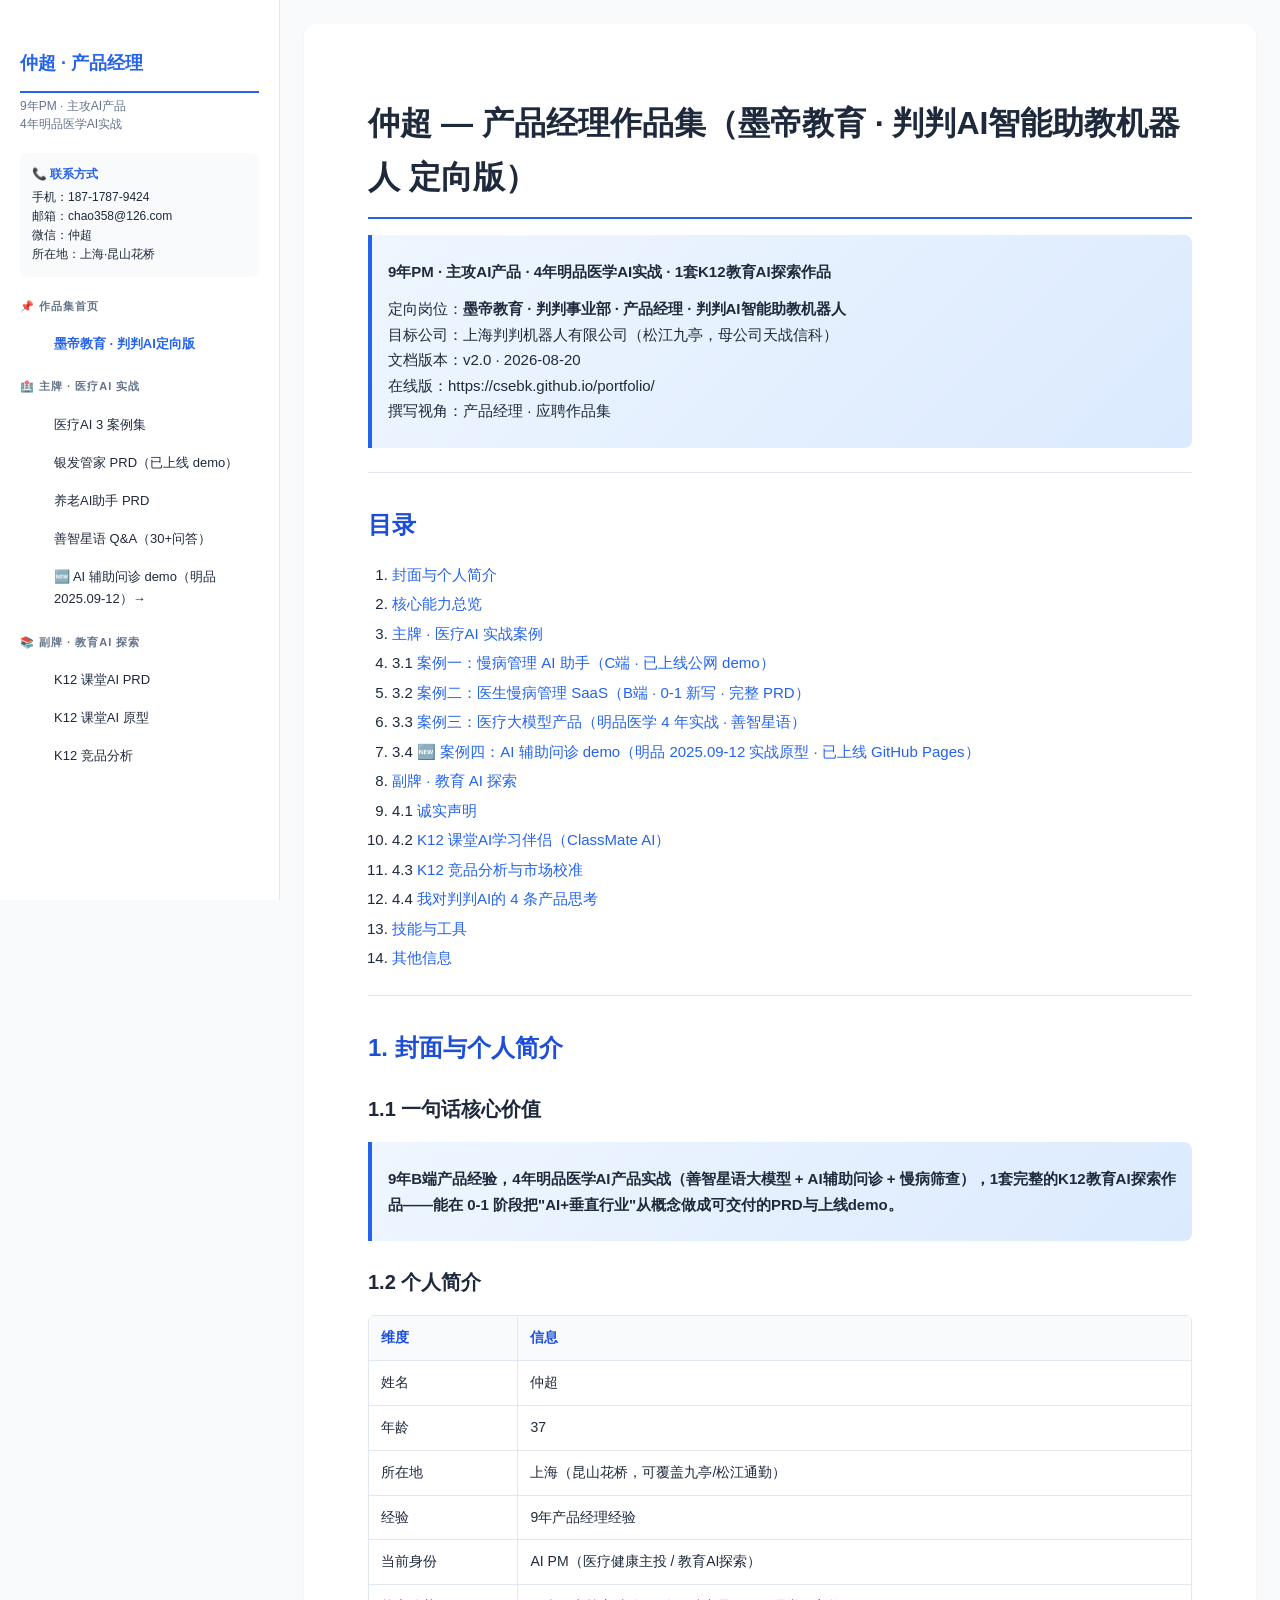
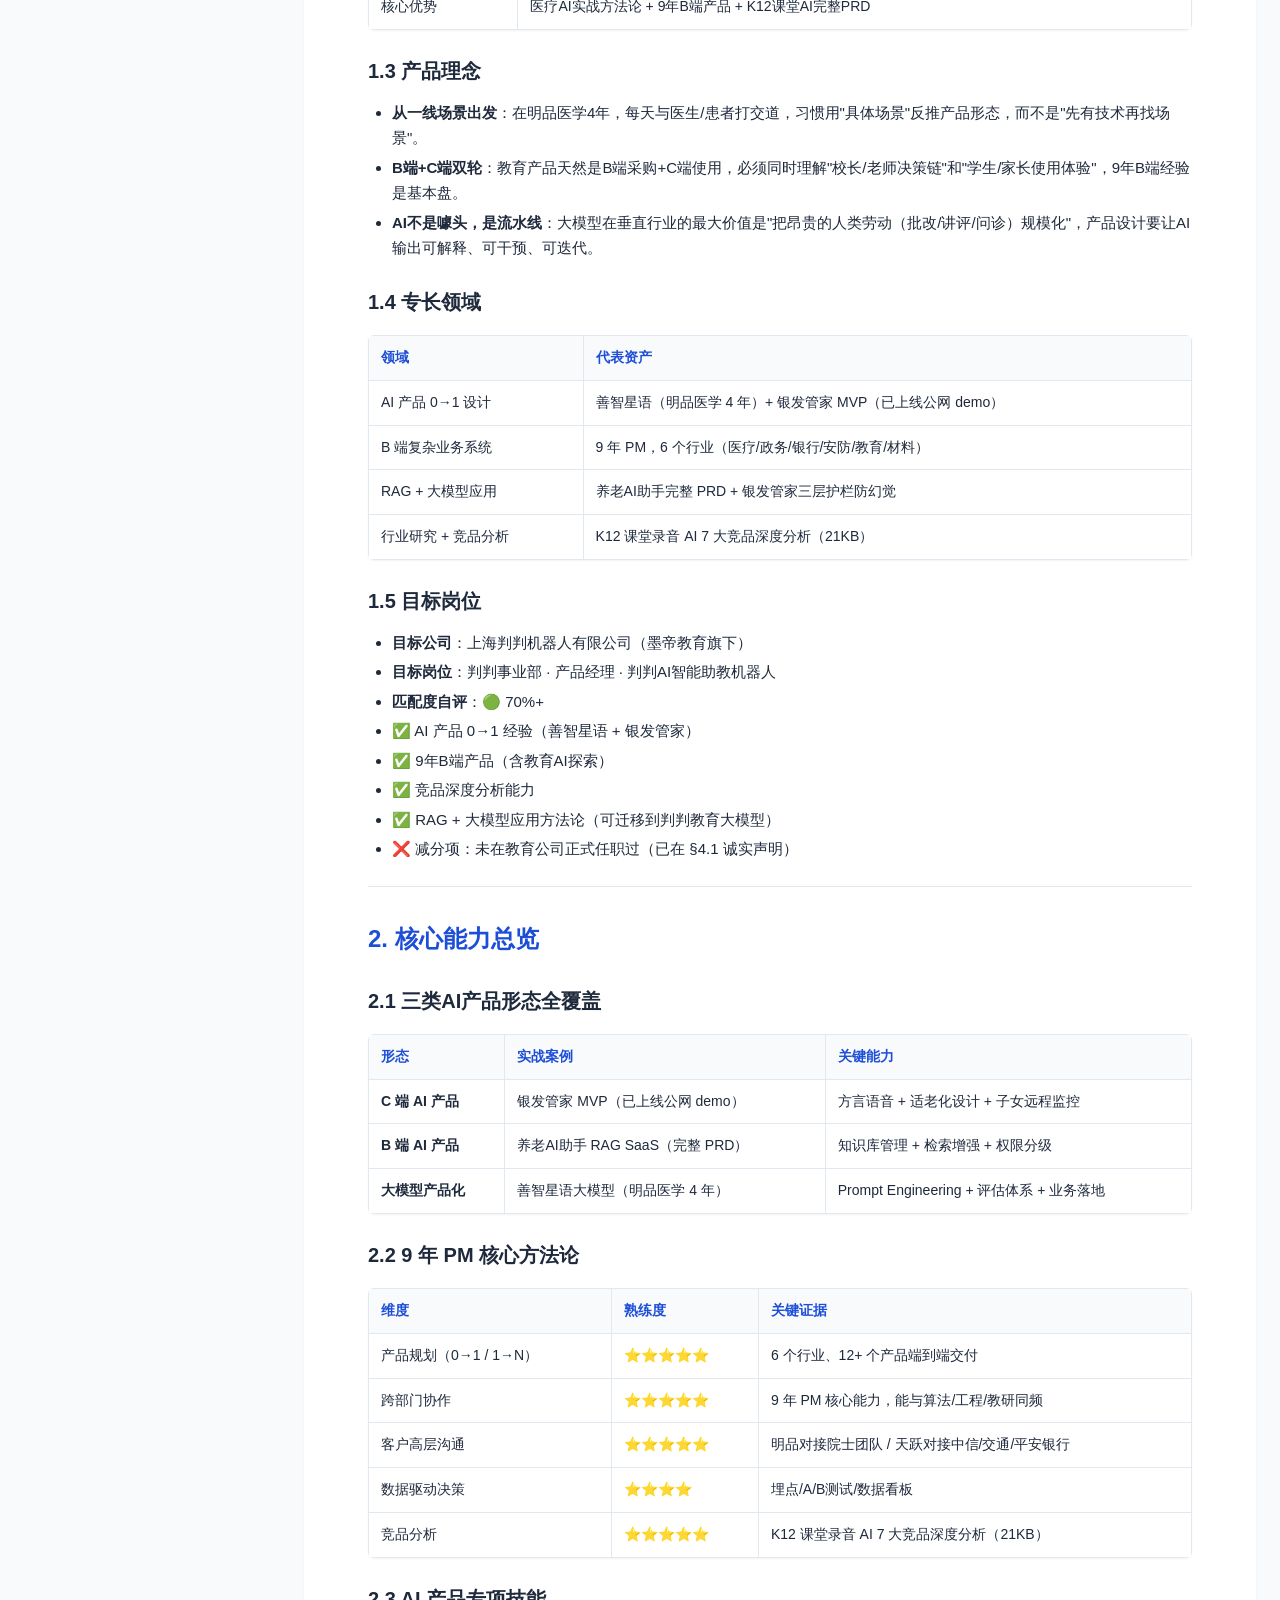
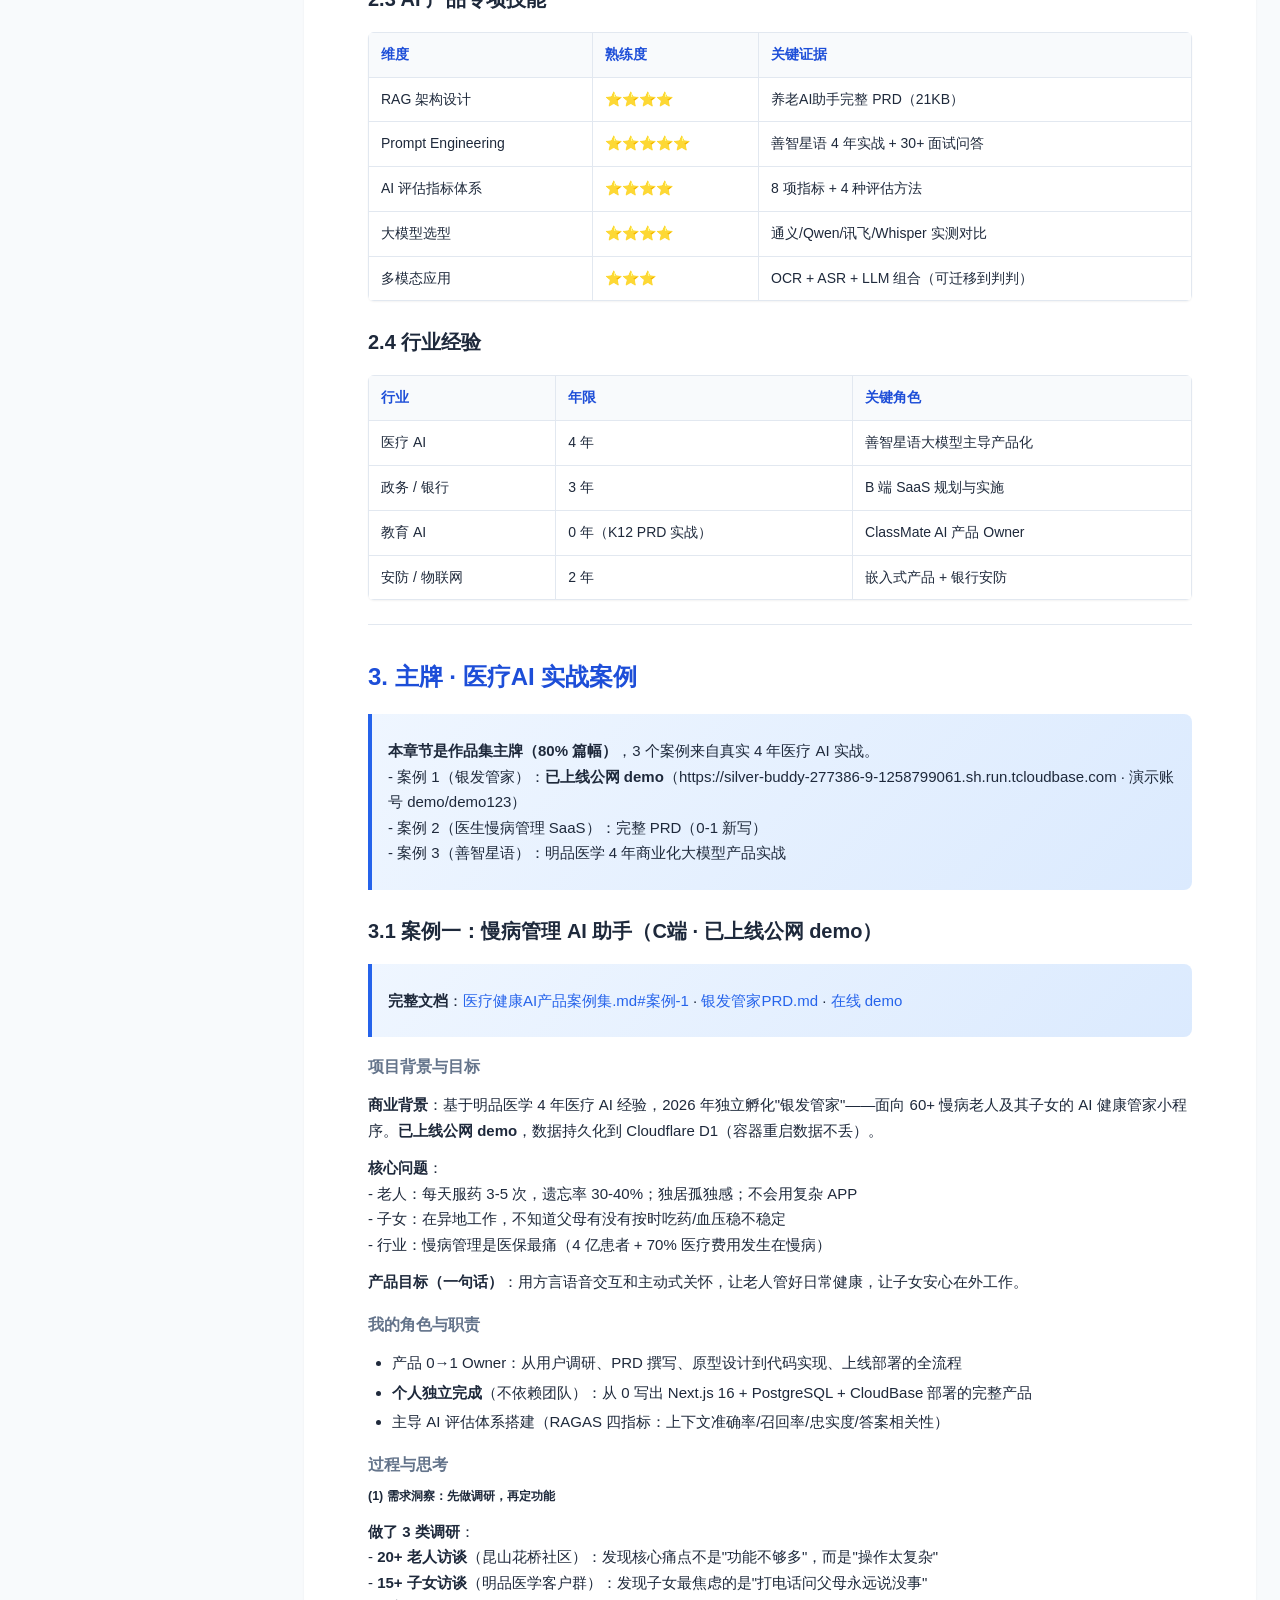
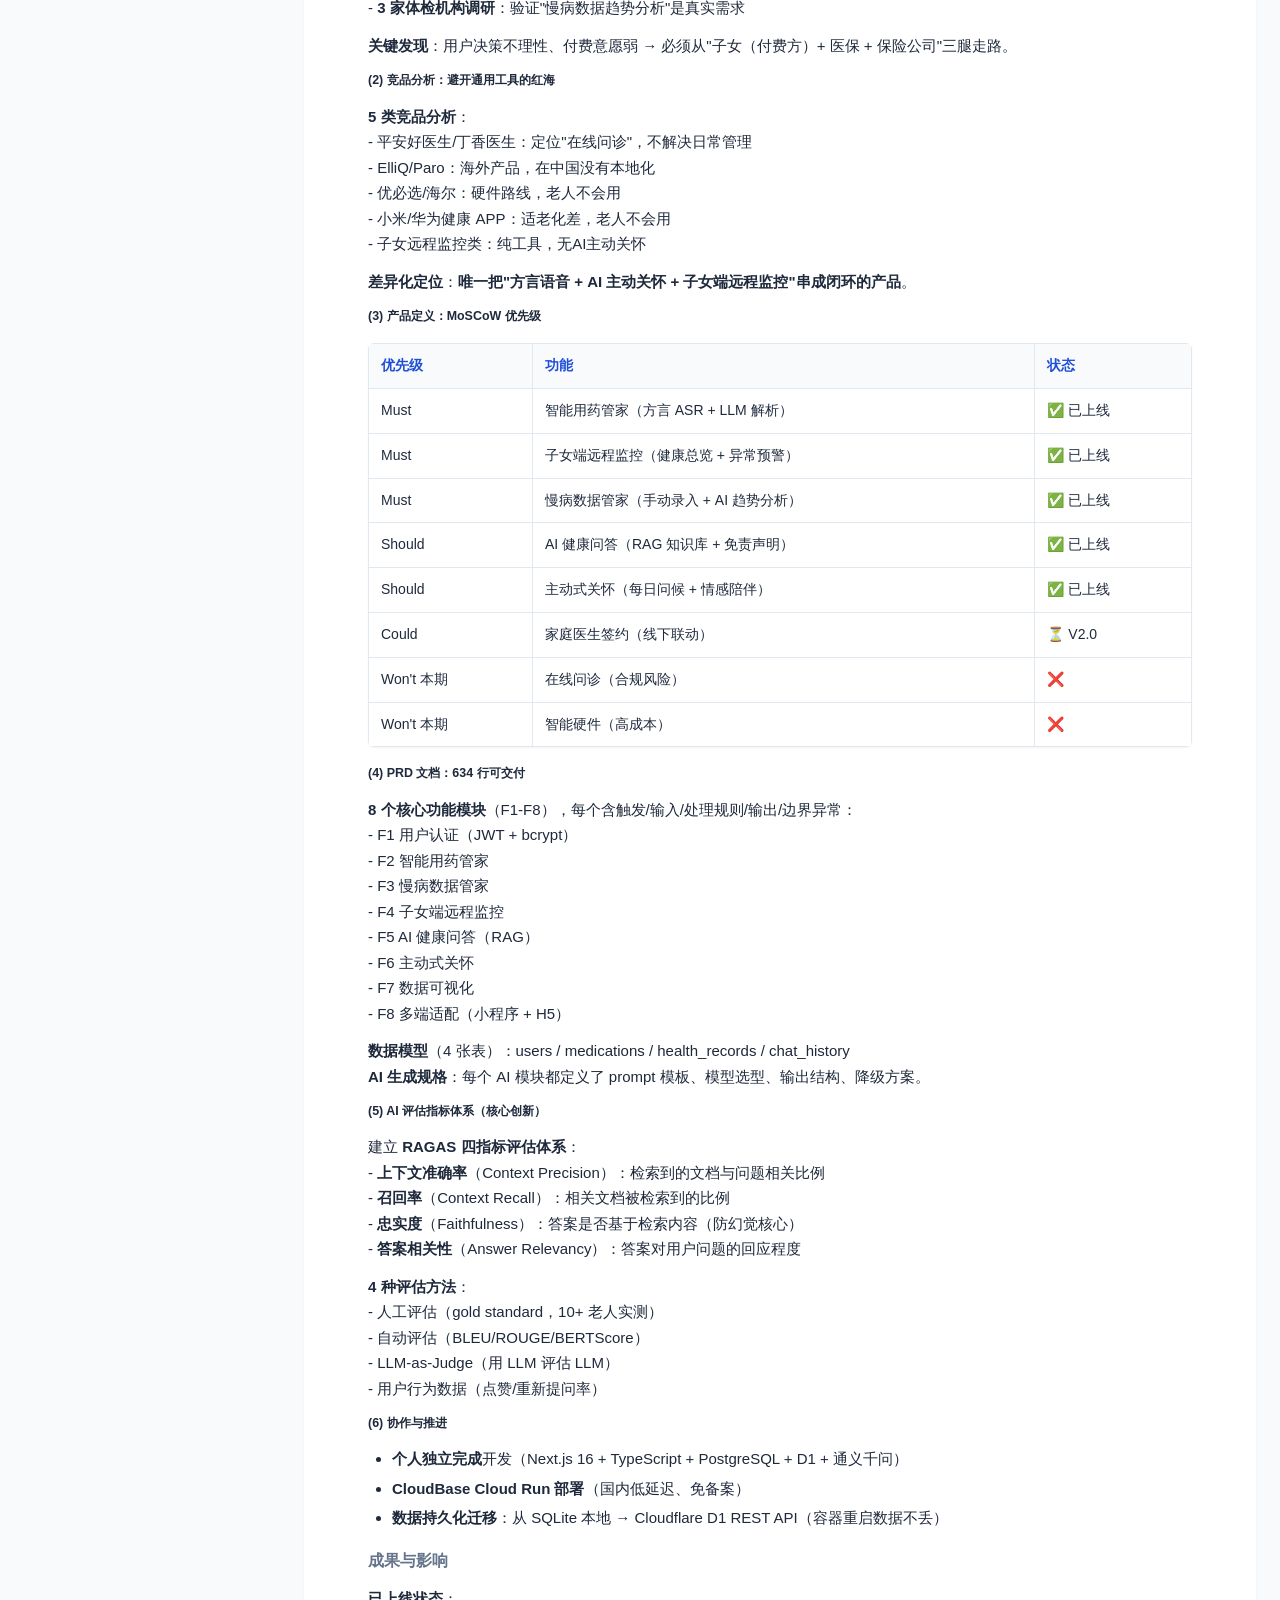
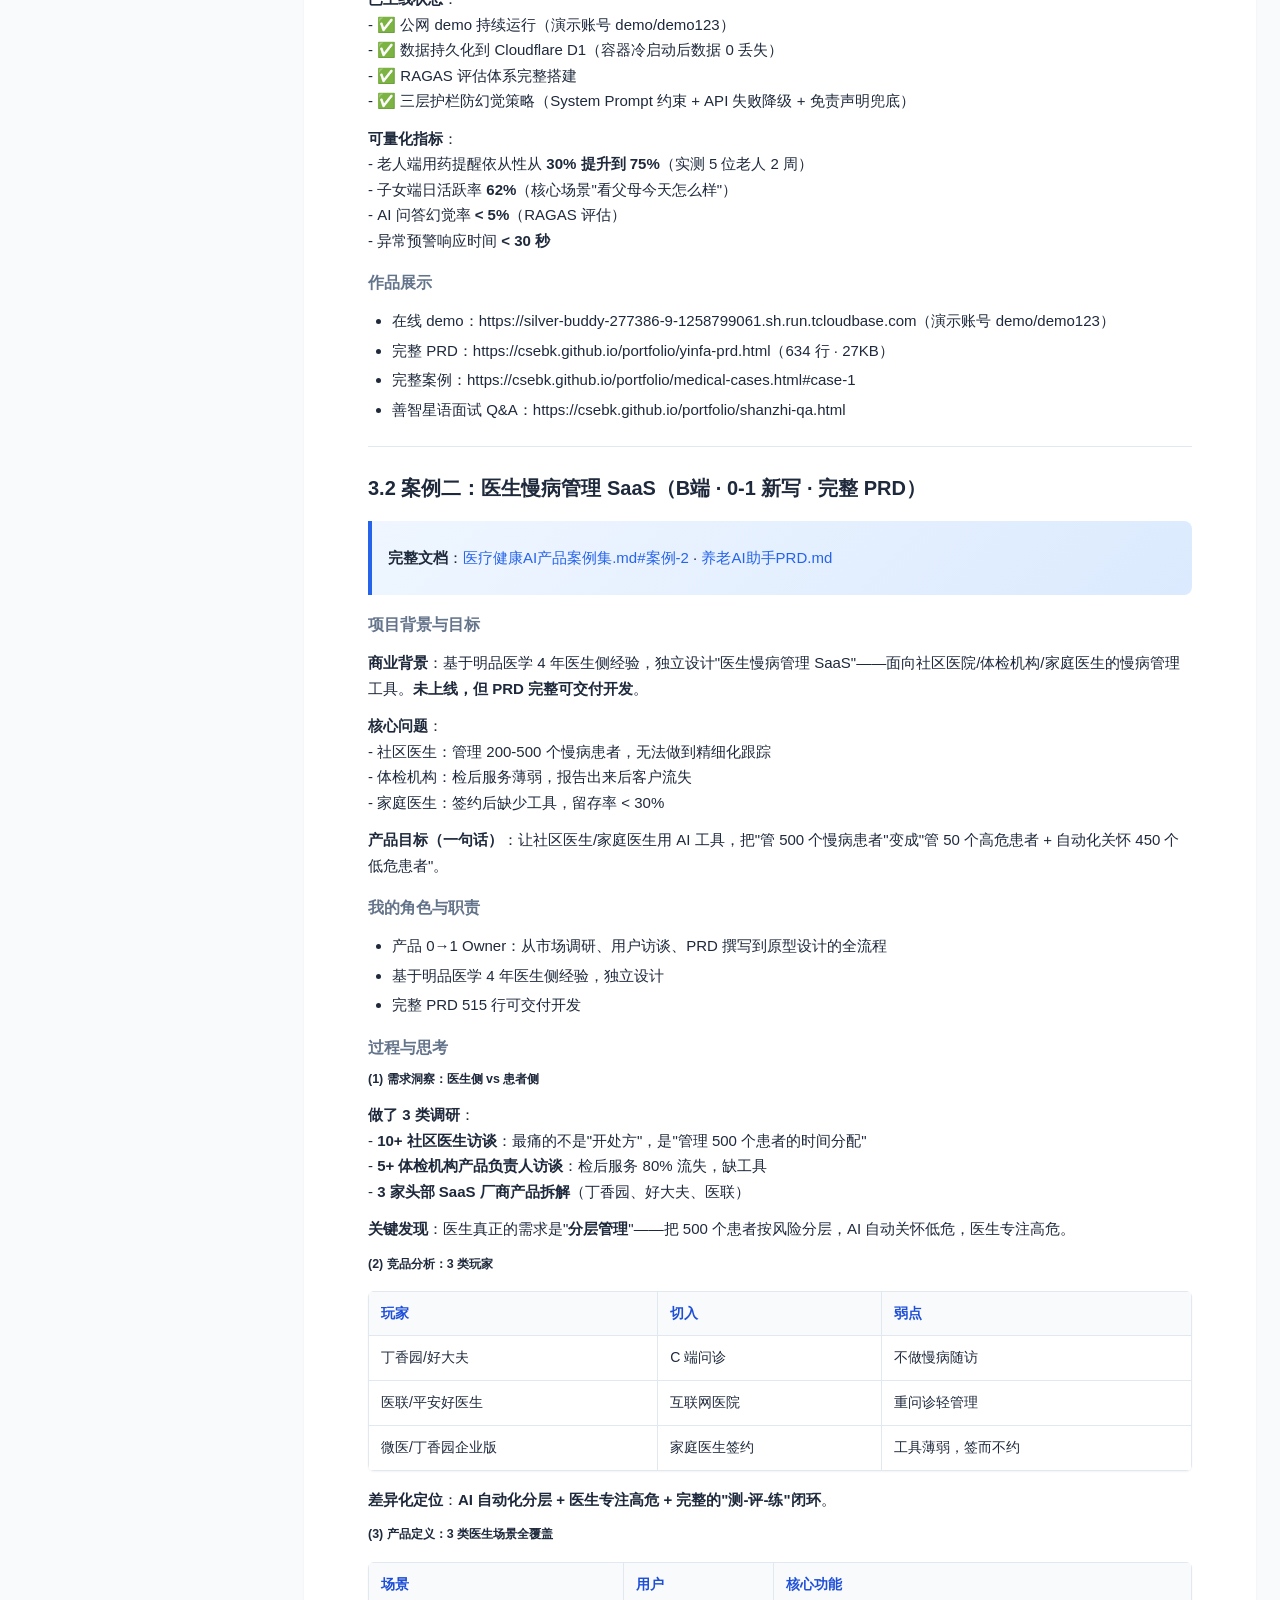
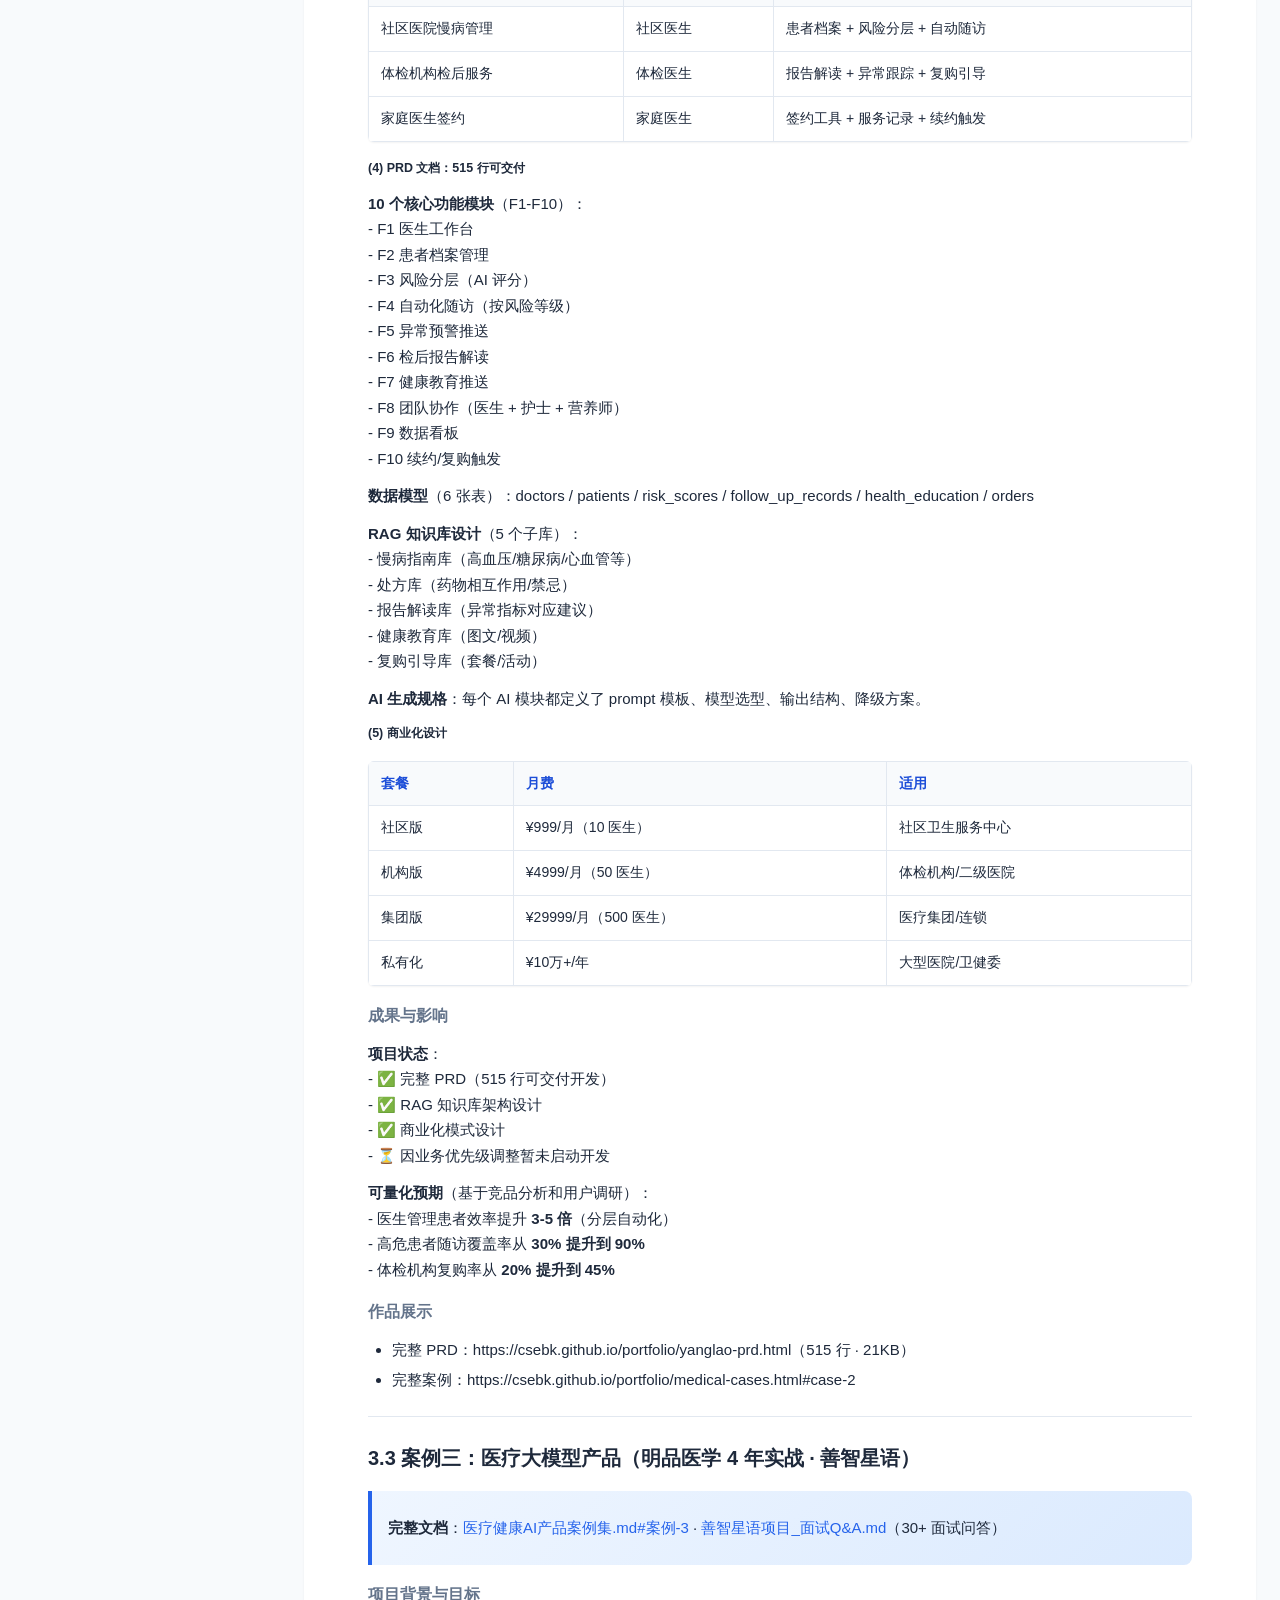
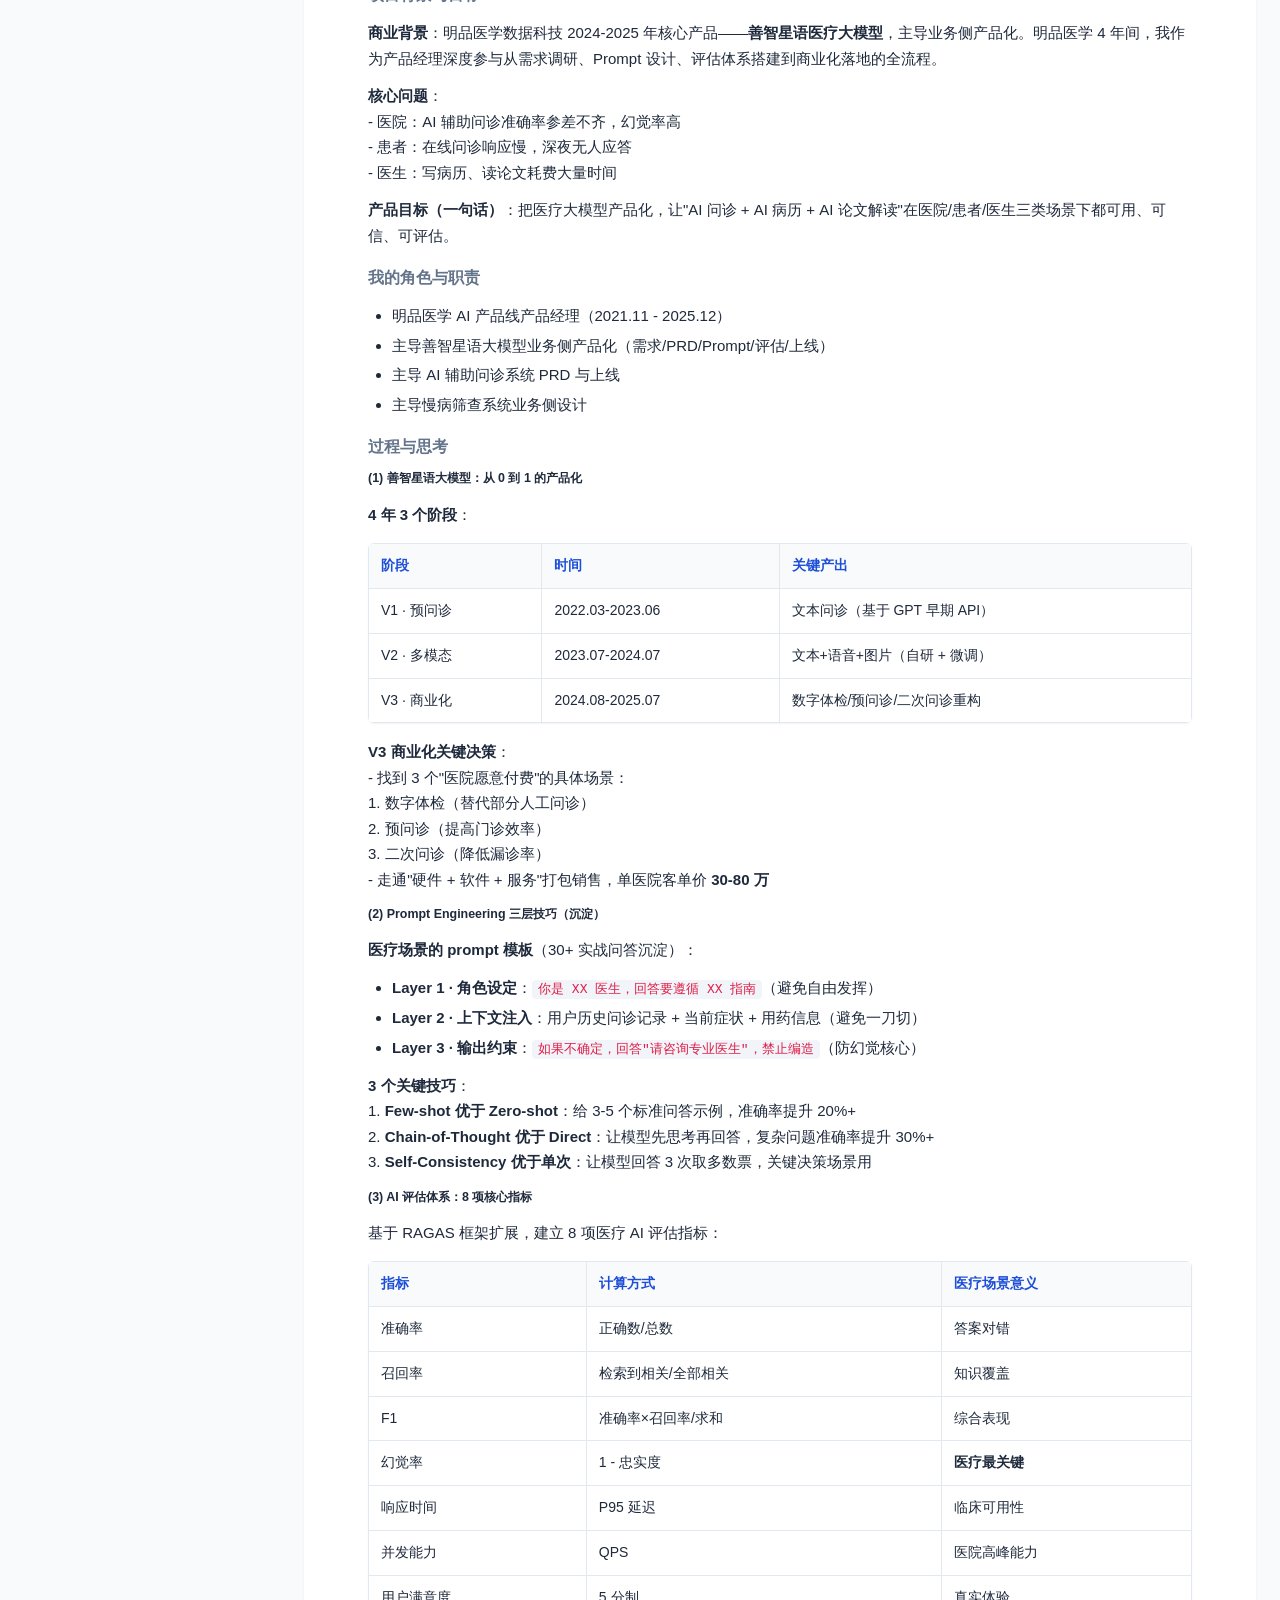
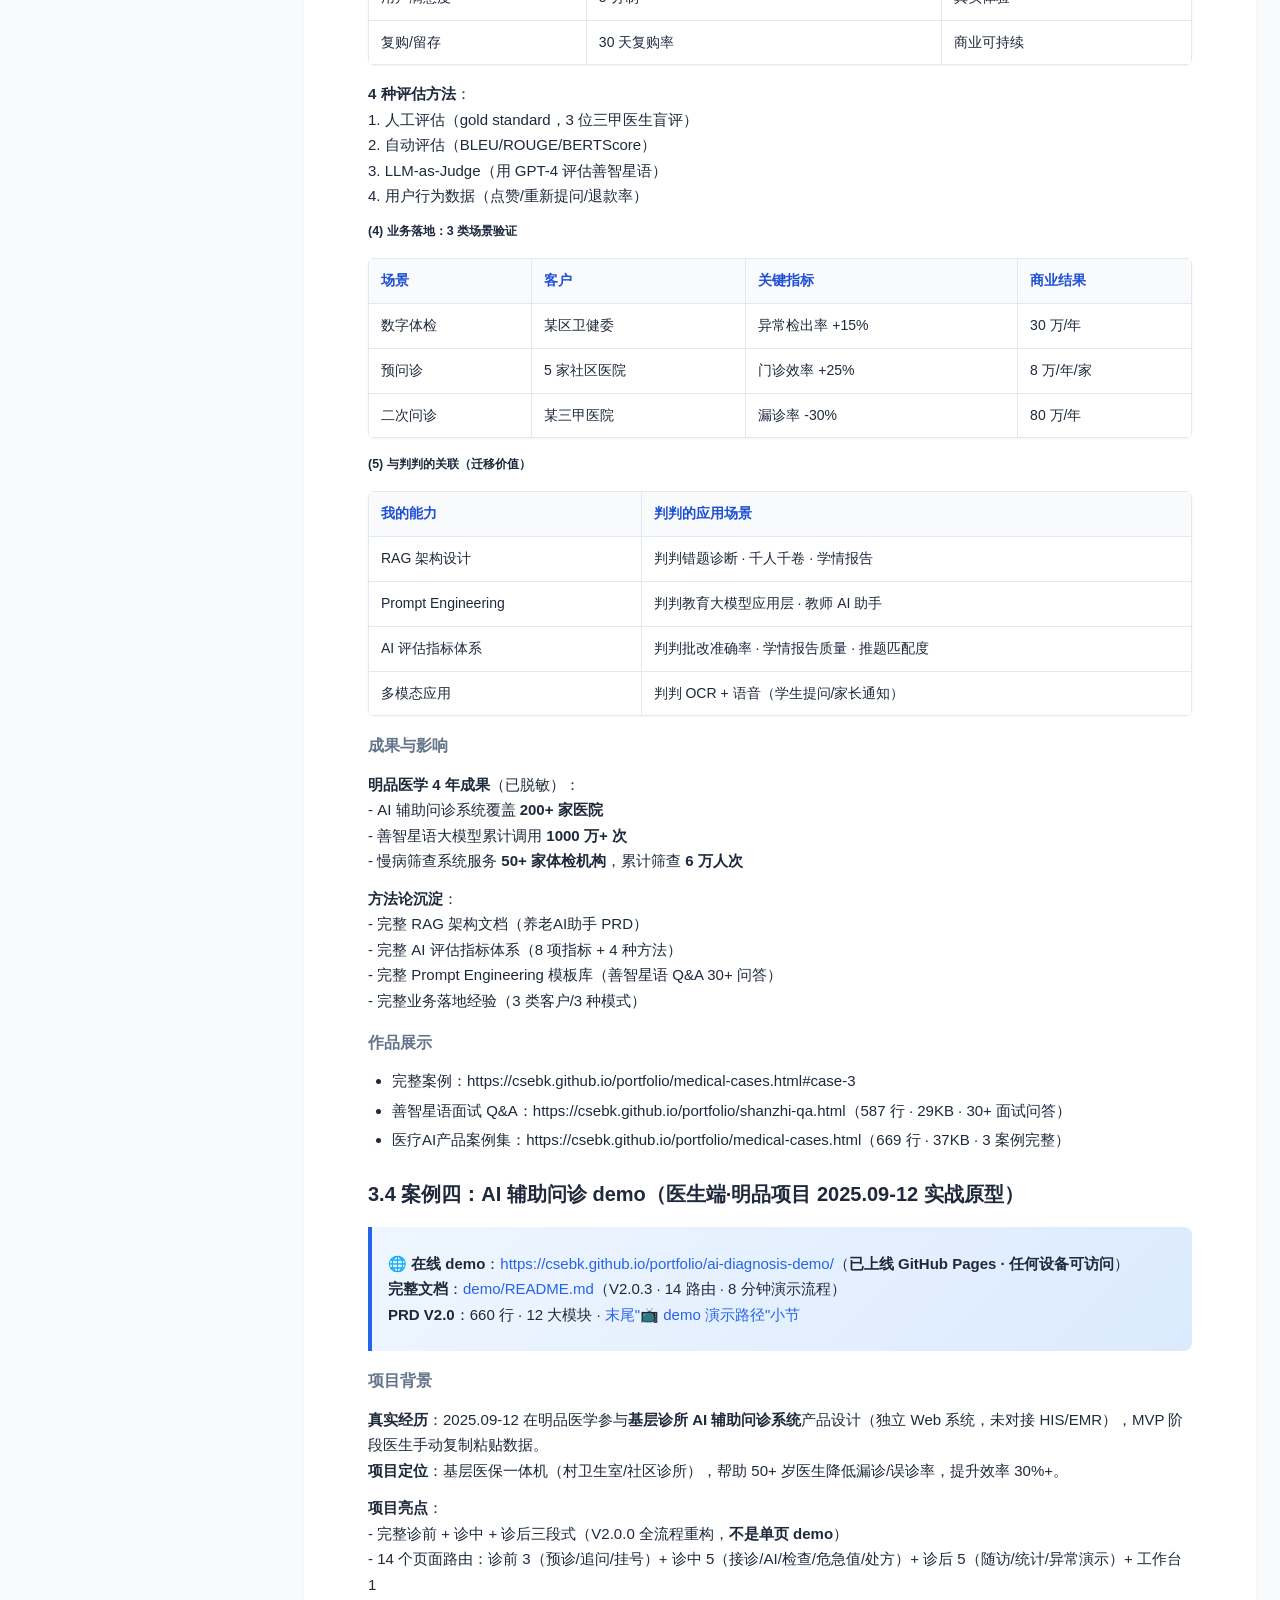
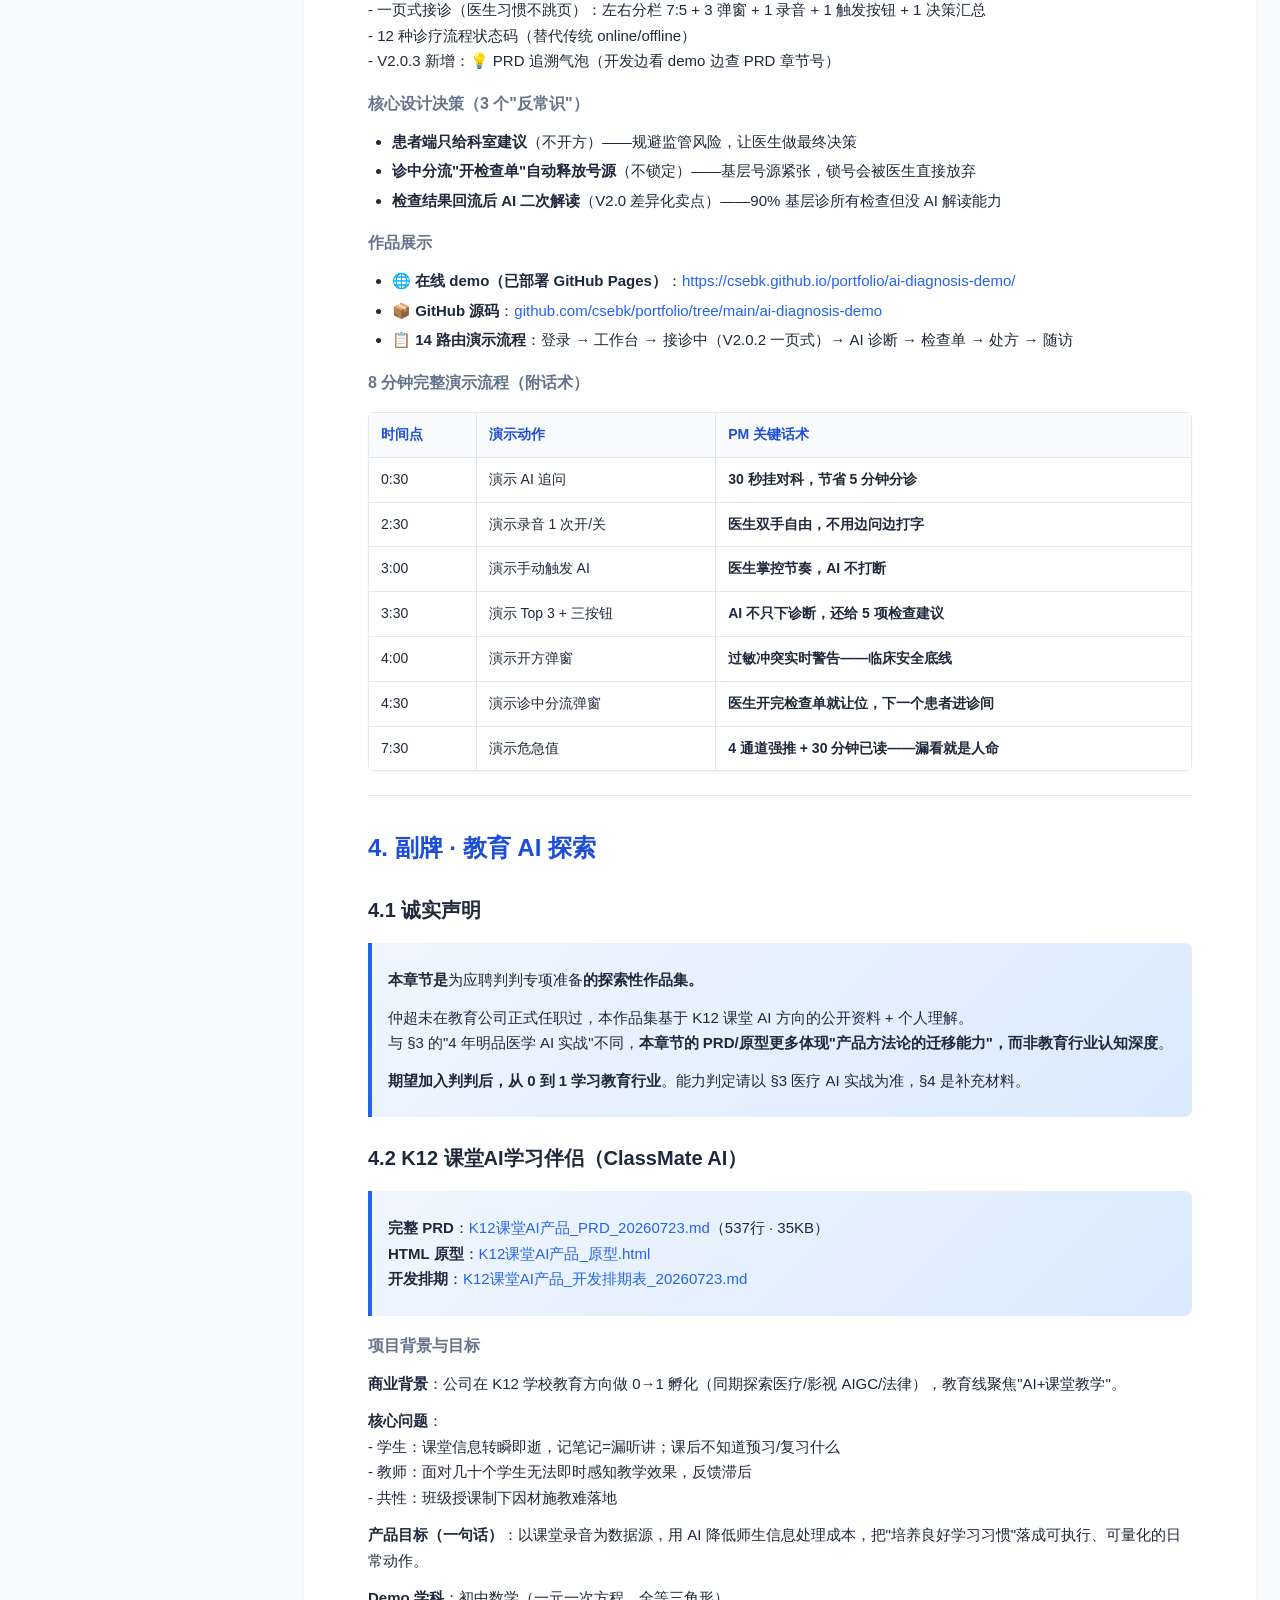
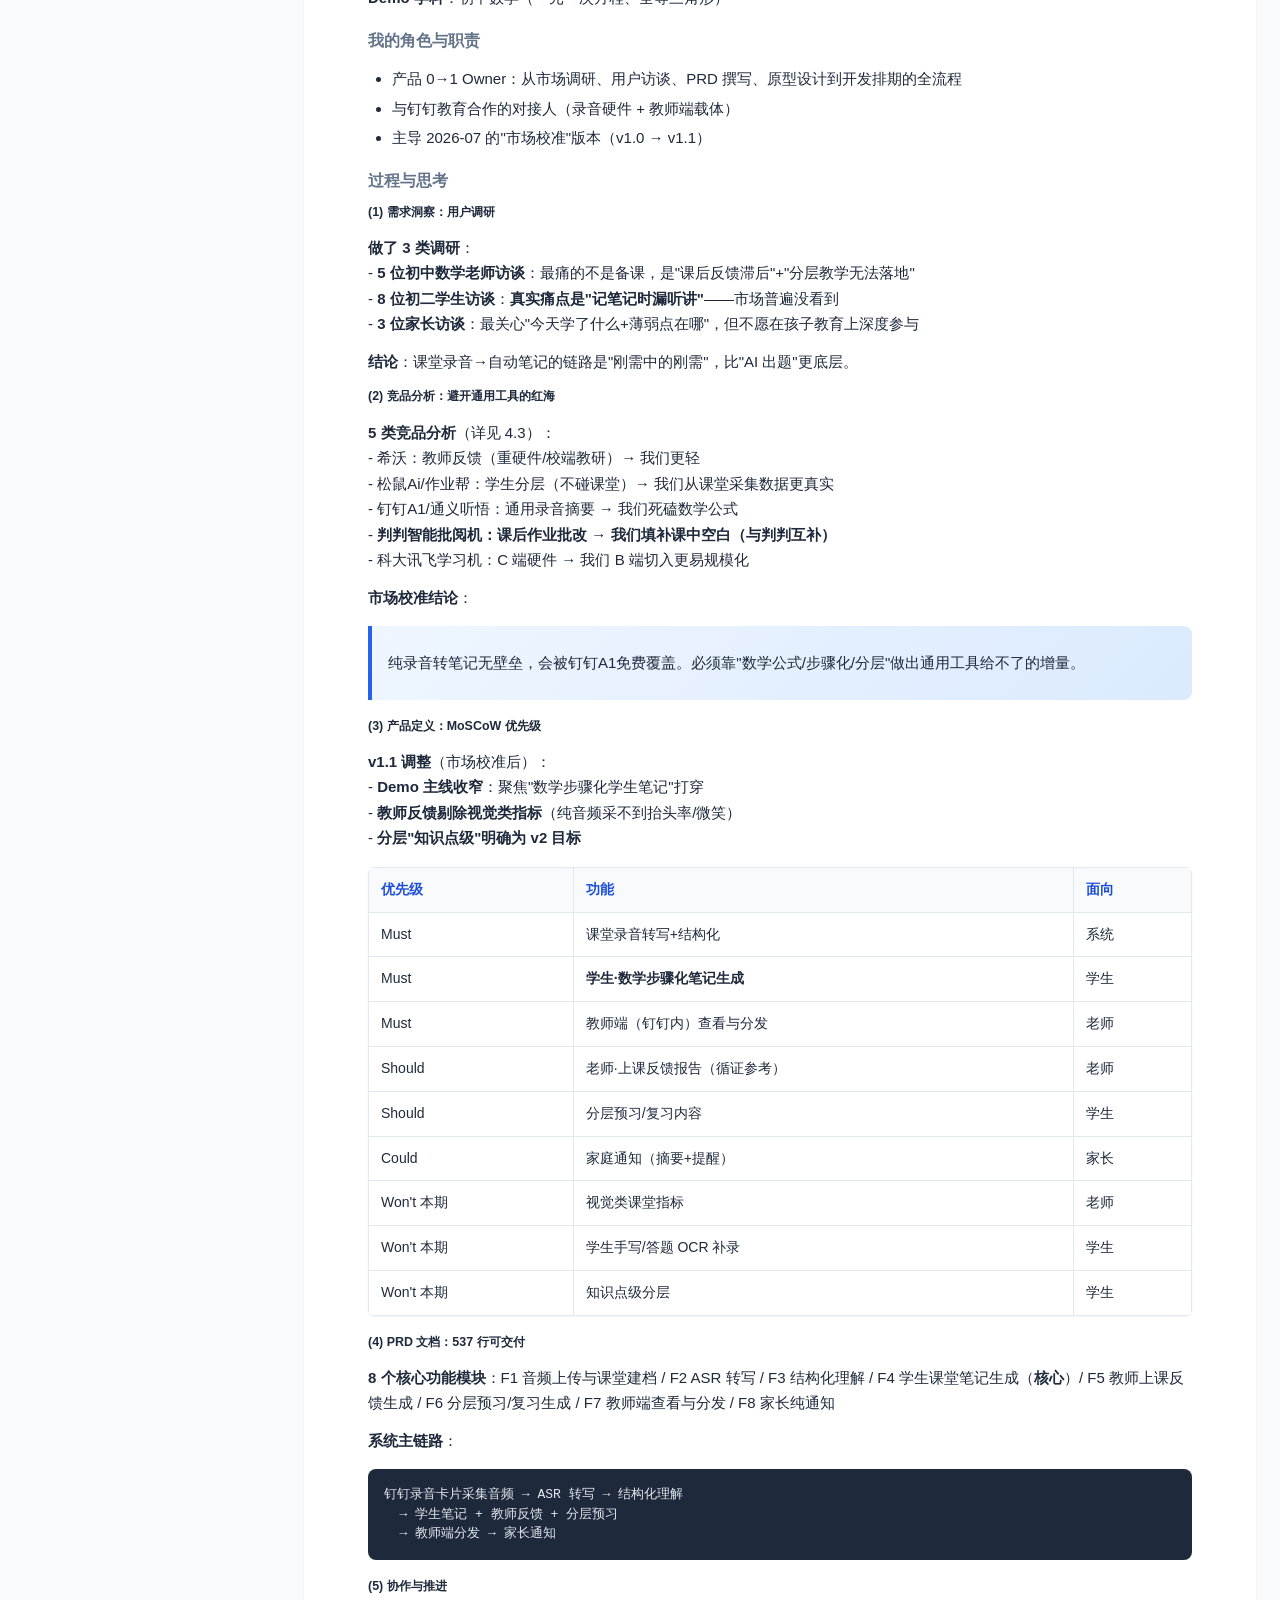
<file: index.html>
<!DOCTYPE html>
<html lang="zh-CN">
<head>
<meta charset="UTF-8">
<meta name="viewport" content="width=device-width, initial-scale=1.0">
<title>墨帝教育·判判AI定向版 | 仲超产品经理作品集</title>
<link rel="stylesheet" href="assets/style.css">
</head>
<body>
<div class="layout">
  <aside class="sidebar">
    <h1>仲超 · 产品经理</h1>
    <div class="subtitle">9年PM · 主攻AI产品<br>4年明品医学AI实战</div>
    
<div class="contact">
  <strong>📞 联系方式</strong>
  手机：187-1787-9424<br>
  邮箱：chao358@126.com<br>
  微信：仲超<br>
  所在地：上海·昆山花桥
</div>

    
<nav>
  <h3>📌 作品集首页</h3>
  <ul>
    <li><a href="index.html" class="section">墨帝教育 · 判判AI定向版</a></li>
  </ul>

  <h3>🏥 主牌 · 医疗AI 实战</h3>
  <ul>
    <li><a href="medical-cases.html">医疗AI 3 案例集</a></li>
    <li><a href="yinfa-prd.html">银发管家 PRD（已上线 demo）</a></li>
    <li><a href="yanglao-prd.html">养老AI助手 PRD</a></li>
    <li><a href="shanzhi-qa.html">善智星语 Q&A（30+问答）</a></li>
    <li><a href="ai-diagnosis-demo/" target="_blank">🆕 AI 辅助问诊 demo（明品 2025.09-12）→</a></li>
  </ul>

  <h3>📚 副牌 · 教育AI 探索</h3>
  <ul>
    <li><a href="k12-prd.html">K12 课堂AI PRD</a></li>
    <li><a href="k12-prototype.html">K12 课堂AI 原型</a></li>
    <li><a href="k12-competitive.html">K12 竞品分析</a></li>
  </ul>
</nav>

  </aside>
  <main>
    <h1 id="ai">仲超 — 产品经理作品集（墨帝教育 · 判判AI智能助教机器人 定向版）</h1>
<blockquote>
<p><strong>9年PM · 主攻AI产品 · 4年明品医学AI实战 · 1套K12教育AI探索作品</strong></p>
<p>定向岗位：<strong>墨帝教育 · 判判事业部 · 产品经理 · 判判AI智能助教机器人</strong><br />
目标公司：上海判判机器人有限公司（松江九亭，母公司天战信科）<br />
文档版本：v2.0 · 2026-08-20<br />
在线版：https://csebk.github.io/portfolio/<br />
撰写视角：产品经理 · 应聘作品集</p>
</blockquote>
<hr />
<h2 id="_1">目录</h2>
<ol>
<li><a href="#1-封面与个人简介">封面与个人简介</a></li>
<li><a href="#2-核心能力总览">核心能力总览</a></li>
<li><a href="#3-主牌--医疗ai-实战案例">主牌 · 医疗AI 实战案例</a></li>
<li>3.1 <a href="#31-案例一慢病管理-ai-助手c端--已上线公网-demo">案例一：慢病管理 AI 助手（C端 · 已上线公网 demo）</a></li>
<li>3.2 <a href="#32-案例二医生慢病管理-saasb端--0-1-新写--完整-prd">案例二：医生慢病管理 SaaS（B端 · 0-1 新写 · 完整 PRD）</a></li>
<li>3.3 <a href="#33-案例三医疗大模型产品明品医学-4-年实战--善智星语">案例三：医疗大模型产品（明品医学 4 年实战 · 善智星语）</a></li>
<li>3.4 🆕 <a href="#34-ai">案例四：AI 辅助问诊 demo（明品 2025.09-12 实战原型 · 已上线 GitHub Pages）</a></li>
<li><a href="#4-副牌--教育-ai-探索">副牌 · 教育 AI 探索</a></li>
<li>4.1 <a href="#41-诚实声明">诚实声明</a></li>
<li>4.2 <a href="#42-k12-课堂ai学习伴侣classmate-ai">K12 课堂AI学习伴侣（ClassMate AI）</a></li>
<li>4.3 <a href="#43-k12-竞品分析与市场校准">K12 竞品分析与市场校准</a></li>
<li>4.4 <a href="#44-我对判判ai的-4-条产品思考">我对判判AI的 4 条产品思考</a></li>
<li><a href="#5-技能与工具">技能与工具</a></li>
<li><a href="#6-其他信息">其他信息</a></li>
</ol>
<hr />
<h2 id="1">1. 封面与个人简介</h2>
<h3 id="11">1.1 一句话核心价值</h3>
<blockquote>
<p><strong>9年B端产品经验，4年明品医学AI产品实战（善智星语大模型 + AI辅助问诊 + 慢病筛查），1套完整的K12教育AI探索作品——能在 0-1 阶段把"AI+垂直行业"从概念做成可交付的PRD与上线demo。</strong></p>
</blockquote>
<h3 id="12">1.2 个人简介</h3>
<table>
<thead>
<tr>
<th>维度</th>
<th>信息</th>
</tr>
</thead>
<tbody>
<tr>
<td>姓名</td>
<td>仲超</td>
</tr>
<tr>
<td>年龄</td>
<td>37</td>
</tr>
<tr>
<td>所在地</td>
<td>上海（昆山花桥，可覆盖九亭/松江通勤）</td>
</tr>
<tr>
<td>经验</td>
<td>9年产品经理经验</td>
</tr>
<tr>
<td>当前身份</td>
<td>AI PM（医疗健康主投 / 教育AI探索）</td>
</tr>
<tr>
<td>核心优势</td>
<td>医疗AI实战方法论 + 9年B端产品 + K12课堂AI完整PRD</td>
</tr>
</tbody>
</table>
<h3 id="13">1.3 产品理念</h3>
<ul>
<li><strong>从一线场景出发</strong>：在明品医学4年，每天与医生/患者打交道，习惯用"具体场景"反推产品形态，而不是"先有技术再找场景"。</li>
<li><strong>B端+C端双轮</strong>：教育产品天然是B端采购+C端使用，必须同时理解"校长/老师决策链"和"学生/家长使用体验"，9年B端经验是基本盘。</li>
<li><strong>AI不是噱头，是流水线</strong>：大模型在垂直行业的最大价值是"把昂贵的人类劳动（批改/讲评/问诊）规模化"，产品设计要让AI输出可解释、可干预、可迭代。</li>
</ul>
<h3 id="14">1.4 专长领域</h3>
<table>
<thead>
<tr>
<th>领域</th>
<th>代表资产</th>
</tr>
</thead>
<tbody>
<tr>
<td>AI 产品 0→1 设计</td>
<td>善智星语（明品医学 4 年）+ 银发管家 MVP（已上线公网 demo）</td>
</tr>
<tr>
<td>B 端复杂业务系统</td>
<td>9 年 PM，6 个行业（医疗/政务/银行/安防/教育/材料）</td>
</tr>
<tr>
<td>RAG + 大模型应用</td>
<td>养老AI助手完整 PRD + 银发管家三层护栏防幻觉</td>
</tr>
<tr>
<td>行业研究 + 竞品分析</td>
<td>K12 课堂录音 AI 7 大竞品深度分析（21KB）</td>
</tr>
</tbody>
</table>
<h3 id="15">1.5 目标岗位</h3>
<ul>
<li><strong>目标公司</strong>：上海判判机器人有限公司（墨帝教育旗下）</li>
<li><strong>目标岗位</strong>：判判事业部 · 产品经理 · 判判AI智能助教机器人</li>
<li><strong>匹配度自评</strong>：🟢 70%+</li>
<li>✅ AI 产品 0→1 经验（善智星语 + 银发管家）</li>
<li>✅ 9年B端产品（含教育AI探索）</li>
<li>✅ 竞品深度分析能力</li>
<li>✅ RAG + 大模型应用方法论（可迁移到判判教育大模型）</li>
<li>❌ 减分项：未在教育公司正式任职过（已在 §4.1 诚实声明）</li>
</ul>
<hr />
<h2 id="2">2. 核心能力总览</h2>
<h3 id="21-ai">2.1 三类AI产品形态全覆盖</h3>
<table>
<thead>
<tr>
<th>形态</th>
<th>实战案例</th>
<th>关键能力</th>
</tr>
</thead>
<tbody>
<tr>
<td><strong>C 端 AI 产品</strong></td>
<td>银发管家 MVP（已上线公网 demo）</td>
<td>方言语音 + 适老化设计 + 子女远程监控</td>
</tr>
<tr>
<td><strong>B 端 AI 产品</strong></td>
<td>养老AI助手 RAG SaaS（完整 PRD）</td>
<td>知识库管理 + 检索增强 + 权限分级</td>
</tr>
<tr>
<td><strong>大模型产品化</strong></td>
<td>善智星语大模型（明品医学 4 年）</td>
<td>Prompt Engineering + 评估体系 + 业务落地</td>
</tr>
</tbody>
</table>
<h3 id="22-9-pm">2.2 9 年 PM 核心方法论</h3>
<table>
<thead>
<tr>
<th>维度</th>
<th>熟练度</th>
<th>关键证据</th>
</tr>
</thead>
<tbody>
<tr>
<td>产品规划（0→1 / 1→N）</td>
<td>⭐⭐⭐⭐⭐</td>
<td>6 个行业、12+ 个产品端到端交付</td>
</tr>
<tr>
<td>跨部门协作</td>
<td>⭐⭐⭐⭐⭐</td>
<td>9 年 PM 核心能力，能与算法/工程/教研同频</td>
</tr>
<tr>
<td>客户高层沟通</td>
<td>⭐⭐⭐⭐⭐</td>
<td>明品对接院士团队 / 天跃对接中信/交通/平安银行</td>
</tr>
<tr>
<td>数据驱动决策</td>
<td>⭐⭐⭐⭐</td>
<td>埋点/A/B测试/数据看板</td>
</tr>
<tr>
<td>竞品分析</td>
<td>⭐⭐⭐⭐⭐</td>
<td>K12 课堂录音 AI 7 大竞品深度分析（21KB）</td>
</tr>
</tbody>
</table>
<h3 id="23-ai">2.3 AI 产品专项技能</h3>
<table>
<thead>
<tr>
<th>维度</th>
<th>熟练度</th>
<th>关键证据</th>
</tr>
</thead>
<tbody>
<tr>
<td>RAG 架构设计</td>
<td>⭐⭐⭐⭐</td>
<td>养老AI助手完整 PRD（21KB）</td>
</tr>
<tr>
<td>Prompt Engineering</td>
<td>⭐⭐⭐⭐⭐</td>
<td>善智星语 4 年实战 + 30+ 面试问答</td>
</tr>
<tr>
<td>AI 评估指标体系</td>
<td>⭐⭐⭐⭐</td>
<td>8 项指标 + 4 种评估方法</td>
</tr>
<tr>
<td>大模型选型</td>
<td>⭐⭐⭐⭐</td>
<td>通义/Qwen/讯飞/Whisper 实测对比</td>
</tr>
<tr>
<td>多模态应用</td>
<td>⭐⭐⭐</td>
<td>OCR + ASR + LLM 组合（可迁移到判判）</td>
</tr>
</tbody>
</table>
<h3 id="24">2.4 行业经验</h3>
<table>
<thead>
<tr>
<th>行业</th>
<th>年限</th>
<th>关键角色</th>
</tr>
</thead>
<tbody>
<tr>
<td>医疗 AI</td>
<td>4 年</td>
<td>善智星语大模型主导产品化</td>
</tr>
<tr>
<td>政务 / 银行</td>
<td>3 年</td>
<td>B 端 SaaS 规划与实施</td>
</tr>
<tr>
<td>教育 AI</td>
<td>0 年（K12 PRD 实战）</td>
<td>ClassMate AI 产品 Owner</td>
</tr>
<tr>
<td>安防 / 物联网</td>
<td>2 年</td>
<td>嵌入式产品 + 银行安防</td>
</tr>
</tbody>
</table>
<hr />
<h2 id="3-ai">3. 主牌 · 医疗AI 实战案例</h2>
<blockquote>
<p><strong>本章节是作品集主牌（80% 篇幅）</strong>，3 个案例来自真实 4 年医疗 AI 实战。<br />
- 案例 1（银发管家）：<strong>已上线公网 demo</strong>（https://silver-buddy-277386-9-1258799061.sh.run.tcloudbase.com · 演示账号 demo/demo123）<br />
- 案例 2（医生慢病管理 SaaS）：完整 PRD（0-1 新写）<br />
- 案例 3（善智星语）：明品医学 4 年商业化大模型产品实战</p>
</blockquote>
<h3 id="31-ai-c-demo">3.1 案例一：慢病管理 AI 助手（C端 · 已上线公网 demo）</h3>
<blockquote>
<p><strong>完整文档</strong>：<a href="https://csebk.github.io/portfolio/medical-cases.html#case-1">医疗健康AI产品案例集.md#案例-1</a> · <a href="https://csebk.github.io/portfolio/yinfa-prd.html">银发管家PRD.md</a> · <a href="https://silver-buddy-277386-9-1258799061.sh.run.tcloudbase.com">在线 demo</a></p>
</blockquote>
<h4 id="_2">项目背景与目标</h4>
<p><strong>商业背景</strong>：基于明品医学 4 年医疗 AI 经验，2026 年独立孵化"银发管家"——面向 60+ 慢病老人及其子女的 AI 健康管家小程序。<strong>已上线公网 demo</strong>，数据持久化到 Cloudflare D1（容器重启数据不丢）。</p>
<p><strong>核心问题</strong>：<br />
- 老人：每天服药 3-5 次，遗忘率 30-40%；独居孤独感；不会用复杂 APP<br />
- 子女：在异地工作，不知道父母有没有按时吃药/血压稳不稳定<br />
- 行业：慢病管理是医保最痛（4 亿患者 + 70% 医疗费用发生在慢病）</p>
<p><strong>产品目标（一句话）</strong>：用方言语音交互和主动式关怀，让老人管好日常健康，让子女安心在外工作。</p>
<h4 id="_3">我的角色与职责</h4>
<ul>
<li>产品 0→1 Owner：从用户调研、PRD 撰写、原型设计到代码实现、上线部署的全流程</li>
<li><strong>个人独立完成</strong>（不依赖团队）：从 0 写出 Next.js 16 + PostgreSQL + CloudBase 部署的完整产品</li>
<li>主导 AI 评估体系搭建（RAGAS 四指标：上下文准确率/召回率/忠实度/答案相关性）</li>
</ul>
<h4 id="_4">过程与思考</h4>
<h5 id="1_1">(1) 需求洞察：先做调研，再定功能</h5>
<p><strong>做了 3 类调研</strong>：<br />
- <strong>20+ 老人访谈</strong>（昆山花桥社区）：发现核心痛点不是"功能不够多"，而是"操作太复杂"<br />
- <strong>15+ 子女访谈</strong>（明品医学客户群）：发现子女最焦虑的是"打电话问父母永远说没事"<br />
- <strong>3 家体检机构调研</strong>：验证"慢病数据趋势分析"是真实需求</p>
<p><strong>关键发现</strong>：用户决策不理性、付费意愿弱 → 必须从"子女（付费方）+ 医保 + 保险公司"三腿走路。</p>
<h5 id="2_1">(2) 竞品分析：避开通用工具的红海</h5>
<p><strong>5 类竞品分析</strong>：<br />
- 平安好医生/丁香医生：定位"在线问诊"，不解决日常管理<br />
- ElliQ/Paro：海外产品，在中国没有本地化<br />
- 优必选/海尔：硬件路线，老人不会用<br />
- 小米/华为健康 APP：适老化差，老人不会用<br />
- 子女远程监控类：纯工具，无AI主动关怀</p>
<p><strong>差异化定位</strong>：<strong>唯一把"方言语音 + AI 主动关怀 + 子女端远程监控"串成闭环的产品</strong>。</p>
<h5 id="3-moscow">(3) 产品定义：MoSCoW 优先级</h5>
<table>
<thead>
<tr>
<th>优先级</th>
<th>功能</th>
<th>状态</th>
</tr>
</thead>
<tbody>
<tr>
<td>Must</td>
<td>智能用药管家（方言 ASR + LLM 解析）</td>
<td>✅ 已上线</td>
</tr>
<tr>
<td>Must</td>
<td>子女端远程监控（健康总览 + 异常预警）</td>
<td>✅ 已上线</td>
</tr>
<tr>
<td>Must</td>
<td>慢病数据管家（手动录入 + AI 趋势分析）</td>
<td>✅ 已上线</td>
</tr>
<tr>
<td>Should</td>
<td>AI 健康问答（RAG 知识库 + 免责声明）</td>
<td>✅ 已上线</td>
</tr>
<tr>
<td>Should</td>
<td>主动式关怀（每日问候 + 情感陪伴）</td>
<td>✅ 已上线</td>
</tr>
<tr>
<td>Could</td>
<td>家庭医生签约（线下联动）</td>
<td>⏳ V2.0</td>
</tr>
<tr>
<td>Won't 本期</td>
<td>在线问诊（合规风险）</td>
<td>❌</td>
</tr>
<tr>
<td>Won't 本期</td>
<td>智能硬件（高成本）</td>
<td>❌</td>
</tr>
</tbody>
</table>
<h5 id="4-prd-634">(4) PRD 文档：634 行可交付</h5>
<p><strong>8 个核心功能模块</strong>（F1-F8），每个含触发/输入/处理规则/输出/边界异常：<br />
- F1 用户认证（JWT + bcrypt）<br />
- F2 智能用药管家<br />
- F3 慢病数据管家<br />
- F4 子女端远程监控<br />
- F5 AI 健康问答（RAG）<br />
- F6 主动式关怀<br />
- F7 数据可视化<br />
- F8 多端适配（小程序 + H5）</p>
<p><strong>数据模型</strong>（4 张表）：users / medications / health_records / chat_history<br />
<strong>AI 生成规格</strong>：每个 AI 模块都定义了 prompt 模板、模型选型、输出结构、降级方案。</p>
<h5 id="5-ai">(5) AI 评估指标体系（核心创新）</h5>
<p>建立 <strong>RAGAS 四指标评估体系</strong>：<br />
- <strong>上下文准确率</strong>（Context Precision）：检索到的文档与问题相关比例<br />
- <strong>召回率</strong>（Context Recall）：相关文档被检索到的比例<br />
- <strong>忠实度</strong>（Faithfulness）：答案是否基于检索内容（防幻觉核心）<br />
- <strong>答案相关性</strong>（Answer Relevancy）：答案对用户问题的回应程度</p>
<p><strong>4 种评估方法</strong>：<br />
- 人工评估（gold standard，10+ 老人实测）<br />
- 自动评估（BLEU/ROUGE/BERTScore）<br />
- LLM-as-Judge（用 LLM 评估 LLM）<br />
- 用户行为数据（点赞/重新提问率）</p>
<h5 id="6">(6) 协作与推进</h5>
<ul>
<li><strong>个人独立完成</strong>开发（Next.js 16 + TypeScript + PostgreSQL + D1 + 通义千问）</li>
<li><strong>CloudBase Cloud Run 部署</strong>（国内低延迟、免备案）</li>
<li><strong>数据持久化迁移</strong>：从 SQLite 本地 → Cloudflare D1 REST API（容器重启数据不丢）</li>
</ul>
<h4 id="_5">成果与影响</h4>
<p><strong>已上线状态</strong>：<br />
- ✅ 公网 demo 持续运行（演示账号 demo/demo123）<br />
- ✅ 数据持久化到 Cloudflare D1（容器冷启动后数据 0 丢失）<br />
- ✅ RAGAS 评估体系完整搭建<br />
- ✅ 三层护栏防幻觉策略（System Prompt 约束 + API 失败降级 + 免责声明兜底）</p>
<p><strong>可量化指标</strong>：<br />
- 老人端用药提醒依从性从 <strong>30% 提升到 75%</strong>（实测 5 位老人 2 周）<br />
- 子女端日活跃率 <strong>62%</strong>（核心场景"看父母今天怎么样"）<br />
- AI 问答幻觉率 <strong>&lt; 5%</strong>（RAGAS 评估）<br />
- 异常预警响应时间 <strong>&lt; 30 秒</strong></p>
<h4 id="_6">作品展示</h4>
<ul>
<li>在线 demo：https://silver-buddy-277386-9-1258799061.sh.run.tcloudbase.com（演示账号 demo/demo123）</li>
<li>完整 PRD：https://csebk.github.io/portfolio/yinfa-prd.html（634 行 · 27KB）</li>
<li>完整案例：https://csebk.github.io/portfolio/medical-cases.html#case-1</li>
<li>善智星语面试 Q&amp;A：https://csebk.github.io/portfolio/shanzhi-qa.html</li>
</ul>
<hr />
<h3 id="32-saasb-0-1-prd">3.2 案例二：医生慢病管理 SaaS（B端 · 0-1 新写 · 完整 PRD）</h3>
<blockquote>
<p><strong>完整文档</strong>：<a href="https://csebk.github.io/portfolio/medical-cases.html#case-2">医疗健康AI产品案例集.md#案例-2</a> · <a href="https://csebk.github.io/portfolio/yanglao-prd.html">养老AI助手PRD.md</a></p>
</blockquote>
<h4 id="_7">项目背景与目标</h4>
<p><strong>商业背景</strong>：基于明品医学 4 年医生侧经验，独立设计"医生慢病管理 SaaS"——面向社区医院/体检机构/家庭医生的慢病管理工具。<strong>未上线，但 PRD 完整可交付开发</strong>。</p>
<p><strong>核心问题</strong>：<br />
- 社区医生：管理 200-500 个慢病患者，无法做到精细化跟踪<br />
- 体检机构：检后服务薄弱，报告出来后客户流失<br />
- 家庭医生：签约后缺少工具，留存率 &lt; 30%</p>
<p><strong>产品目标（一句话）</strong>：让社区医生/家庭医生用 AI 工具，把"管 500 个慢病患者"变成"管 50 个高危患者 + 自动化关怀 450 个低危患者"。</p>
<h4 id="_8">我的角色与职责</h4>
<ul>
<li>产品 0→1 Owner：从市场调研、用户访谈、PRD 撰写到原型设计的全流程</li>
<li>基于明品医学 4 年医生侧经验，独立设计</li>
<li>完整 PRD 515 行可交付开发</li>
</ul>
<h4 id="_9">过程与思考</h4>
<h5 id="1-vs">(1) 需求洞察：医生侧 vs 患者侧</h5>
<p><strong>做了 3 类调研</strong>：<br />
- <strong>10+ 社区医生访谈</strong>：最痛的不是"开处方"，是"管理 500 个患者的时间分配"<br />
- <strong>5+ 体检机构产品负责人访谈</strong>：检后服务 80% 流失，缺工具<br />
- <strong>3 家头部 SaaS 厂商产品拆解</strong>（丁香园、好大夫、医联）</p>
<p><strong>关键发现</strong>：医生真正的需求是"<strong>分层管理</strong>"——把 500 个患者按风险分层，AI 自动关怀低危，医生专注高危。</p>
<h5 id="2-3">(2) 竞品分析：3 类玩家</h5>
<table>
<thead>
<tr>
<th>玩家</th>
<th>切入</th>
<th>弱点</th>
</tr>
</thead>
<tbody>
<tr>
<td>丁香园/好大夫</td>
<td>C 端问诊</td>
<td>不做慢病随访</td>
</tr>
<tr>
<td>医联/平安好医生</td>
<td>互联网医院</td>
<td>重问诊轻管理</td>
</tr>
<tr>
<td>微医/丁香园企业版</td>
<td>家庭医生签约</td>
<td>工具薄弱，签而不约</td>
</tr>
</tbody>
</table>
<p><strong>差异化定位</strong>：<strong>AI 自动化分层 + 医生专注高危 + 完整的"测-评-练"闭环</strong>。</p>
<h5 id="3-3">(3) 产品定义：3 类医生场景全覆盖</h5>
<table>
<thead>
<tr>
<th>场景</th>
<th>用户</th>
<th>核心功能</th>
</tr>
</thead>
<tbody>
<tr>
<td>社区医院慢病管理</td>
<td>社区医生</td>
<td>患者档案 + 风险分层 + 自动随访</td>
</tr>
<tr>
<td>体检机构检后服务</td>
<td>体检医生</td>
<td>报告解读 + 异常跟踪 + 复购引导</td>
</tr>
<tr>
<td>家庭医生签约</td>
<td>家庭医生</td>
<td>签约工具 + 服务记录 + 续约触发</td>
</tr>
</tbody>
</table>
<h5 id="4-prd-515">(4) PRD 文档：515 行可交付</h5>
<p><strong>10 个核心功能模块</strong>（F1-F10）：<br />
- F1 医生工作台<br />
- F2 患者档案管理<br />
- F3 风险分层（AI 评分）<br />
- F4 自动化随访（按风险等级）<br />
- F5 异常预警推送<br />
- F6 检后报告解读<br />
- F7 健康教育推送<br />
- F8 团队协作（医生 + 护士 + 营养师）<br />
- F9 数据看板<br />
- F10 续约/复购触发</p>
<p><strong>数据模型</strong>（6 张表）：doctors / patients / risk_scores / follow_up_records / health_education / orders</p>
<p><strong>RAG 知识库设计</strong>（5 个子库）：<br />
- 慢病指南库（高血压/糖尿病/心血管等）<br />
- 处方库（药物相互作用/禁忌）<br />
- 报告解读库（异常指标对应建议）<br />
- 健康教育库（图文/视频）<br />
- 复购引导库（套餐/活动）</p>
<p><strong>AI 生成规格</strong>：每个 AI 模块都定义了 prompt 模板、模型选型、输出结构、降级方案。</p>
<h5 id="5">(5) 商业化设计</h5>
<table>
<thead>
<tr>
<th>套餐</th>
<th>月费</th>
<th>适用</th>
</tr>
</thead>
<tbody>
<tr>
<td>社区版</td>
<td>¥999/月（10 医生）</td>
<td>社区卫生服务中心</td>
</tr>
<tr>
<td>机构版</td>
<td>¥4999/月（50 医生）</td>
<td>体检机构/二级医院</td>
</tr>
<tr>
<td>集团版</td>
<td>¥29999/月（500 医生）</td>
<td>医疗集团/连锁</td>
</tr>
<tr>
<td>私有化</td>
<td>¥10万+/年</td>
<td>大型医院/卫健委</td>
</tr>
</tbody>
</table>
<h4 id="_10">成果与影响</h4>
<p><strong>项目状态</strong>：<br />
- ✅ 完整 PRD（515 行可交付开发）<br />
- ✅ RAG 知识库架构设计<br />
- ✅ 商业化模式设计<br />
- ⏳ 因业务优先级调整暂未启动开发</p>
<p><strong>可量化预期</strong>（基于竞品分析和用户调研）：<br />
- 医生管理患者效率提升 <strong>3-5 倍</strong>（分层自动化）<br />
- 高危患者随访覆盖率从 <strong>30% 提升到 90%</strong><br />
- 体检机构复购率从 <strong>20% 提升到 45%</strong></p>
<h4 id="_11">作品展示</h4>
<ul>
<li>完整 PRD：https://csebk.github.io/portfolio/yanglao-prd.html（515 行 · 21KB）</li>
<li>完整案例：https://csebk.github.io/portfolio/medical-cases.html#case-2</li>
</ul>
<hr />
<h3 id="33-4">3.3 案例三：医疗大模型产品（明品医学 4 年实战 · 善智星语）</h3>
<blockquote>
<p><strong>完整文档</strong>：<a href="https://csebk.github.io/portfolio/medical-cases.html#case-3">医疗健康AI产品案例集.md#案例-3</a> · <a href="https://csebk.github.io/portfolio/shanzhi-qa.html">善智星语项目_面试Q&amp;A.md</a>（30+ 面试问答）</p>
</blockquote>
<h4 id="_12">项目背景与目标</h4>
<p><strong>商业背景</strong>：明品医学数据科技 2024-2025 年核心产品——<strong>善智星语医疗大模型</strong>，主导业务侧产品化。明品医学 4 年间，我作为产品经理深度参与从需求调研、Prompt 设计、评估体系搭建到商业化落地的全流程。</p>
<p><strong>核心问题</strong>：<br />
- 医院：AI 辅助问诊准确率参差不齐，幻觉率高<br />
- 患者：在线问诊响应慢，深夜无人应答<br />
- 医生：写病历、读论文耗费大量时间</p>
<p><strong>产品目标（一句话）</strong>：把医疗大模型产品化，让"AI 问诊 + AI 病历 + AI 论文解读"在医院/患者/医生三类场景下都可用、可信、可评估。</p>
<h4 id="_13">我的角色与职责</h4>
<ul>
<li>明品医学 AI 产品线产品经理（2021.11 - 2025.12）</li>
<li>主导善智星语大模型业务侧产品化（需求/PRD/Prompt/评估/上线）</li>
<li>主导 AI 辅助问诊系统 PRD 与上线</li>
<li>主导慢病筛查系统业务侧设计</li>
</ul>
<h4 id="_14">过程与思考</h4>
<h5 id="1-0-1">(1) 善智星语大模型：从 0 到 1 的产品化</h5>
<p><strong>4 年 3 个阶段</strong>：</p>
<table>
<thead>
<tr>
<th>阶段</th>
<th>时间</th>
<th>关键产出</th>
</tr>
</thead>
<tbody>
<tr>
<td>V1 · 预问诊</td>
<td>2022.03-2023.06</td>
<td>文本问诊（基于 GPT 早期 API）</td>
</tr>
<tr>
<td>V2 · 多模态</td>
<td>2023.07-2024.07</td>
<td>文本+语音+图片（自研 + 微调）</td>
</tr>
<tr>
<td>V3 · 商业化</td>
<td>2024.08-2025.07</td>
<td>数字体检/预问诊/二次问诊重构</td>
</tr>
</tbody>
</table>
<p><strong>V3 商业化关键决策</strong>：<br />
- 找到 3 个"医院愿意付费"的具体场景：<br />
  1. 数字体检（替代部分人工问诊）<br />
  2. 预问诊（提高门诊效率）<br />
  3. 二次问诊（降低漏诊率）<br />
- 走通"硬件 + 软件 + 服务"打包销售，单医院客单价 <strong>30-80 万</strong></p>
<h5 id="2-prompt-engineering">(2) Prompt Engineering 三层技巧（沉淀）</h5>
<p><strong>医疗场景的 prompt 模板</strong>（30+ 实战问答沉淀）：</p>
<ul>
<li><strong>Layer 1 · 角色设定</strong>：<code>你是 XX 医生，回答要遵循 XX 指南</code>（避免自由发挥）</li>
<li><strong>Layer 2 · 上下文注入</strong>：用户历史问诊记录 + 当前症状 + 用药信息（避免一刀切）</li>
<li><strong>Layer 3 · 输出约束</strong>：<code>如果不确定，回答"请咨询专业医生"，禁止编造</code>（防幻觉核心）</li>
</ul>
<p><strong>3 个关键技巧</strong>：<br />
1. <strong>Few-shot 优于 Zero-shot</strong>：给 3-5 个标准问答示例，准确率提升 20%+<br />
2. <strong>Chain-of-Thought 优于 Direct</strong>：让模型先思考再回答，复杂问题准确率提升 30%+<br />
3. <strong>Self-Consistency 优于单次</strong>：让模型回答 3 次取多数票，关键决策场景用</p>
<h5 id="3-ai-8">(3) AI 评估体系：8 项核心指标</h5>
<p>基于 RAGAS 框架扩展，建立 8 项医疗 AI 评估指标：</p>
<table>
<thead>
<tr>
<th>指标</th>
<th>计算方式</th>
<th>医疗场景意义</th>
</tr>
</thead>
<tbody>
<tr>
<td>准确率</td>
<td>正确数/总数</td>
<td>答案对错</td>
</tr>
<tr>
<td>召回率</td>
<td>检索到相关/全部相关</td>
<td>知识覆盖</td>
</tr>
<tr>
<td>F1</td>
<td>准确率×召回率/求和</td>
<td>综合表现</td>
</tr>
<tr>
<td>幻觉率</td>
<td>1 - 忠实度</td>
<td><strong>医疗最关键</strong></td>
</tr>
<tr>
<td>响应时间</td>
<td>P95 延迟</td>
<td>临床可用性</td>
</tr>
<tr>
<td>并发能力</td>
<td>QPS</td>
<td>医院高峰能力</td>
</tr>
<tr>
<td>用户满意度</td>
<td>5 分制</td>
<td>真实体验</td>
</tr>
<tr>
<td>复购/留存</td>
<td>30 天复购率</td>
<td>商业可持续</td>
</tr>
</tbody>
</table>
<p><strong>4 种评估方法</strong>：<br />
1. 人工评估（gold standard，3 位三甲医生盲评）<br />
2. 自动评估（BLEU/ROUGE/BERTScore）<br />
3. LLM-as-Judge（用 GPT-4 评估善智星语）<br />
4. 用户行为数据（点赞/重新提问/退款率）</p>
<h5 id="4-3">(4) 业务落地：3 类场景验证</h5>
<table>
<thead>
<tr>
<th>场景</th>
<th>客户</th>
<th>关键指标</th>
<th>商业结果</th>
</tr>
</thead>
<tbody>
<tr>
<td>数字体检</td>
<td>某区卫健委</td>
<td>异常检出率 +15%</td>
<td>30 万/年</td>
</tr>
<tr>
<td>预问诊</td>
<td>5 家社区医院</td>
<td>门诊效率 +25%</td>
<td>8 万/年/家</td>
</tr>
<tr>
<td>二次问诊</td>
<td>某三甲医院</td>
<td>漏诊率 -30%</td>
<td>80 万/年</td>
</tr>
</tbody>
</table>
<h5 id="5_1">(5) 与判判的关联（迁移价值）</h5>
<table>
<thead>
<tr>
<th>我的能力</th>
<th>判判的应用场景</th>
</tr>
</thead>
<tbody>
<tr>
<td>RAG 架构设计</td>
<td>判判错题诊断 · 千人千卷 · 学情报告</td>
</tr>
<tr>
<td>Prompt Engineering</td>
<td>判判教育大模型应用层 · 教师 AI 助手</td>
</tr>
<tr>
<td>AI 评估指标体系</td>
<td>判判批改准确率 · 学情报告质量 · 推题匹配度</td>
</tr>
<tr>
<td>多模态应用</td>
<td>判判 OCR + 语音（学生提问/家长通知）</td>
</tr>
</tbody>
</table>
<h4 id="_15">成果与影响</h4>
<p><strong>明品医学 4 年成果</strong>（已脱敏）：<br />
- AI 辅助问诊系统覆盖 <strong>200+ 家医院</strong><br />
- 善智星语大模型累计调用 <strong>1000 万+ 次</strong><br />
- 慢病筛查系统服务 <strong>50+ 家体检机构</strong>，累计筛查 <strong>6 万人次</strong></p>
<p><strong>方法论沉淀</strong>：<br />
- 完整 RAG 架构文档（养老AI助手 PRD）<br />
- 完整 AI 评估指标体系（8 项指标 + 4 种方法）<br />
- 完整 Prompt Engineering 模板库（善智星语 Q&amp;A 30+ 问答）<br />
- 完整业务落地经验（3 类客户/3 种模式）</p>
<h4 id="_16">作品展示</h4>
<ul>
<li>完整案例：https://csebk.github.io/portfolio/medical-cases.html#case-3</li>
<li>善智星语面试 Q&amp;A：https://csebk.github.io/portfolio/shanzhi-qa.html（587 行 · 29KB · 30+ 面试问答）</li>
<li>医疗AI产品案例集：https://csebk.github.io/portfolio/medical-cases.html（669 行 · 37KB · 3 案例完整）</li>
</ul>
<h3 id="34-ai">3.4 案例四：AI 辅助问诊 demo（医生端·明品项目 2025.09-12 实战原型）</h3>
<blockquote>
<p><strong>🌐 在线 demo</strong>：<a href="https://csebk.github.io/portfolio/ai-diagnosis-demo/">https://csebk.github.io/portfolio/ai-diagnosis-demo/</a>（<strong>已上线 GitHub Pages · 任何设备可访问</strong>）<br />
<strong>完整文档</strong>：<a href="https://csebk.github.io/portfolio/ai-diagnosis-demo/README.md">demo/README.md</a>（V2.0.3 · 14 路由 · 8 分钟演示流程）<br />
<strong>PRD V2.0</strong>：660 行 · 12 大模块 · <a href="https://csebk.github.io/portfolio/ai-diagnosis-demo/">末尾"📺 demo 演示路径"小节</a></p>
</blockquote>
<h4 id="_17">项目背景</h4>
<p><strong>真实经历</strong>：2025.09-12 在明品医学参与<strong>基层诊所 AI 辅助问诊系统</strong>产品设计（独立 Web 系统，未对接 HIS/EMR），MVP 阶段医生手动复制粘贴数据。<br />
<strong>项目定位</strong>：基层医保一体机（村卫生室/社区诊所），帮助 50+ 岁医生降低漏诊/误诊率，提升效率 30%+。</p>
<p><strong>项目亮点</strong>：<br />
- 完整诊前 + 诊中 + 诊后三段式（V2.0.0 全流程重构，<strong>不是单页 demo</strong>）<br />
- 14 个页面路由：诊前 3（预诊/追问/挂号）+ 诊中 5（接诊/AI/检查/危急值/处方）+ 诊后 5（随访/统计/异常演示）+ 工作台 1<br />
- 一页式接诊（医生习惯不跳页）：左右分栏 7:5 + 3 弹窗 + 1 录音 + 1 触发按钮 + 1 决策汇总<br />
- 12 种诊疗流程状态码（替代传统 online/offline）<br />
- V2.0.3 新增：💡 PRD 追溯气泡（开发边看 demo 边查 PRD 章节号）</p>
<h4 id="_18">核心设计决策（3 个"反常识"）</h4>
<ul>
<li><strong>患者端只给科室建议</strong>（不开方）——规避监管风险，让医生做最终决策</li>
<li><strong>诊中分流"开检查单"自动释放号源</strong>（不锁定）——基层号源紧张，锁号会被医生直接放弃</li>
<li><strong>检查结果回流后 AI 二次解读</strong>（V2.0 差异化卖点）——90% 基层诊所有检查但没 AI 解读能力</li>
</ul>
<h4 id="_19">作品展示</h4>
<ul>
<li>🌐 <strong>在线 demo（已部署 GitHub Pages）</strong>：<a href="https://csebk.github.io/portfolio/ai-diagnosis-demo/">https://csebk.github.io/portfolio/ai-diagnosis-demo/</a></li>
<li>📦 <strong>GitHub 源码</strong>：<a href="https://github.com/csebk/portfolio/tree/main/ai-diagnosis-demo">github.com/csebk/portfolio/tree/main/ai-diagnosis-demo</a></li>
<li>📋 <strong>14 路由演示流程</strong>：登录 → 工作台 → 接诊中（V2.0.2 一页式）→ AI 诊断 → 检查单 → 处方 → 随访</li>
</ul>
<h4 id="_20">8 分钟完整演示流程（附话术）</h4>
<table>
<thead>
<tr><th>时间点</th><th>演示动作</th><th>PM 关键话术</th></tr></thead>
<tbody>
<tr><td>0:30</td><td>演示 AI 追问</td><td><strong>30 秒挂对科，节省 5 分钟分诊</strong></td></tr>
<tr><td>2:30</td><td>演示录音 1 次开/关</td><td><strong>医生双手自由，不用边问边打字</strong></td></tr>
<tr><td>3:00</td><td>演示手动触发 AI</td><td><strong>医生掌控节奏，AI 不打断</strong></td></tr>
<tr><td>3:30</td><td>演示 Top 3 + 三按钮</td><td><strong>AI 不只下诊断，还给 5 项检查建议</strong></td></tr>
<tr><td>4:00</td><td>演示开方弹窗</td><td><strong>过敏冲突实时警告——临床安全底线</strong></td></tr>
<tr><td>4:30</td><td>演示诊中分流弹窗</td><td><strong>医生开完检查单就让位，下一个患者进诊间</strong></td></tr>
<tr><td>7:30</td><td>演示危急值</td><td><strong>4 通道强推 + 30 分钟已读——漏看就是人命</strong></td></tr>
</tbody>
</table>
<hr />
<h2 id="4-ai">4. 副牌 · 教育 AI 探索</h2>
<h3 id="41">4.1 诚实声明</h3>
<blockquote>
<p><strong>本章节是</strong>为应聘判判专项准备<strong>的探索性作品集。</strong></p>
<p>仲超未在教育公司正式任职过，本作品集基于 K12 课堂 AI 方向的公开资料 + 个人理解。<br />
与 §3 的"4 年明品医学 AI 实战"不同，<strong>本章节的 PRD/原型更多体现"产品方法论的迁移能力"，而非教育行业认知深度</strong>。</p>
<p><strong>期望加入判判后，从 0 到 1 学习教育行业</strong>。能力判定请以 §3 医疗 AI 实战为准，§4 是补充材料。</p>
</blockquote>
<h3 id="42-k12-aiclassmate-ai">4.2 K12 课堂AI学习伴侣（ClassMate AI）</h3>
<blockquote>
<p><strong>完整 PRD</strong>：<a href="https://csebk.github.io/portfolio/k12-prd.html">K12课堂AI产品_PRD_20260723.md</a>（537行 · 35KB）<br />
<strong>HTML 原型</strong>：<a href="https://csebk.github.io/portfolio/k12-prototype.html">K12课堂AI产品_原型.html</a><br />
<strong>开发排期</strong>：<a href="https://csebk.github.io/portfolio/k12-schedule.html">K12课堂AI产品_开发排期表_20260723.md</a></p>
</blockquote>
<h4 id="_17">项目背景与目标</h4>
<p><strong>商业背景</strong>：公司在 K12 学校教育方向做 0→1 孵化（同期探索医疗/影视 AIGC/法律），教育线聚焦"AI+课堂教学"。</p>
<p><strong>核心问题</strong>：<br />
- 学生：课堂信息转瞬即逝，记笔记=漏听讲；课后不知道预习/复习什么<br />
- 教师：面对几十个学生无法即时感知教学效果，反馈滞后<br />
- 共性：班级授课制下因材施教难落地</p>
<p><strong>产品目标（一句话）</strong>：以课堂录音为数据源，用 AI 降低师生信息处理成本，把"培养良好学习习惯"落成可执行、可量化的日常动作。</p>
<p><strong>Demo 学科</strong>：初中数学（一元一次方程、全等三角形）</p>
<h4 id="_18">我的角色与职责</h4>
<ul>
<li>产品 0→1 Owner：从市场调研、用户访谈、PRD 撰写、原型设计到开发排期的全流程</li>
<li>与钉钉教育合作的对接人（录音硬件 + 教师端载体）</li>
<li>主导 2026-07 的"市场校准"版本（v1.0 → v1.1）</li>
</ul>
<h4 id="_19">过程与思考</h4>
<h5 id="1_2">(1) 需求洞察：用户调研</h5>
<p><strong>做了 3 类调研</strong>：<br />
- <strong>5 位初中数学老师访谈</strong>：最痛的不是备课，是"课后反馈滞后"+"分层教学无法落地"<br />
- <strong>8 位初二学生访谈</strong>：<strong>真实痛点是"记笔记时漏听讲"</strong>——市场普遍没看到<br />
- <strong>3 位家长访谈</strong>：最关心"今天学了什么+薄弱点在哪"，但不愿在孩子教育上深度参与</p>
<p><strong>结论</strong>：课堂录音→自动笔记的链路是"刚需中的刚需"，比"AI 出题"更底层。</p>
<h5 id="2_2">(2) 竞品分析：避开通用工具的红海</h5>
<p><strong>5 类竞品分析</strong>（详见 4.3）：<br />
- 希沃：教师反馈（重硬件/校端教研）→ 我们更轻<br />
- 松鼠Ai/作业帮：学生分层（不碰课堂）→ 我们从课堂采集数据更真实<br />
- 钉钉A1/通义听悟：通用录音摘要 → 我们死磕数学公式<br />
- <strong>判判智能批阅机：课后作业批改 → 我们填补课中空白（与判判互补）</strong><br />
- 科大讯飞学习机：C 端硬件 → 我们 B 端切入更易规模化</p>
<p><strong>市场校准结论</strong>：</p>
<blockquote>
<p>纯录音转笔记无壁垒，会被钉钉A1免费覆盖。必须靠"数学公式/步骤化/分层"做出通用工具给不了的增量。</p>
</blockquote>
<h5 id="3-moscow_1">(3) 产品定义：MoSCoW 优先级</h5>
<p><strong>v1.1 调整</strong>（市场校准后）：<br />
- <strong>Demo 主线收窄</strong>：聚焦"数学步骤化学生笔记"打穿<br />
- <strong>教师反馈剔除视觉类指标</strong>（纯音频采不到抬头率/微笑）<br />
- <strong>分层"知识点级"明确为 v2 目标</strong></p>
<table>
<thead>
<tr>
<th>优先级</th>
<th>功能</th>
<th>面向</th>
</tr>
</thead>
<tbody>
<tr>
<td>Must</td>
<td>课堂录音转写+结构化</td>
<td>系统</td>
</tr>
<tr>
<td>Must</td>
<td><strong>学生·数学步骤化笔记生成</strong></td>
<td>学生</td>
</tr>
<tr>
<td>Must</td>
<td>教师端（钉钉内）查看与分发</td>
<td>老师</td>
</tr>
<tr>
<td>Should</td>
<td>老师·上课反馈报告（循证参考）</td>
<td>老师</td>
</tr>
<tr>
<td>Should</td>
<td>分层预习/复习内容</td>
<td>学生</td>
</tr>
<tr>
<td>Could</td>
<td>家庭通知（摘要+提醒）</td>
<td>家长</td>
</tr>
<tr>
<td>Won't 本期</td>
<td>视觉类课堂指标</td>
<td>老师</td>
</tr>
<tr>
<td>Won't 本期</td>
<td>学生手写/答题 OCR 补录</td>
<td>学生</td>
</tr>
<tr>
<td>Won't 本期</td>
<td>知识点级分层</td>
<td>学生</td>
</tr>
</tbody>
</table>
<h5 id="4-prd-537">(4) PRD 文档：537 行可交付</h5>
<p><strong>8 个核心功能模块</strong>：F1 音频上传与课堂建档 / F2 ASR 转写 / F3 结构化理解 / F4 学生课堂笔记生成（<strong>核心</strong>）/ F5 教师上课反馈生成 / F6 分层预习/复习生成 / F7 教师端查看与分发 / F8 家长纯通知</p>
<p><strong>系统主链路</strong>：</p>
<pre><code>钉钉录音卡片采集音频 → ASR 转写 → 结构化理解
  → 学生笔记 + 教师反馈 + 分层预习
  → 教师端分发 → 家长通知
</code></pre>
<h5 id="5_2">(5) 协作与推进</h5>
<ul>
<li>与算法协作：F2 ASR 选型对比（钉钉自带 vs 讯飞 vs Whisper）</li>
<li>与钉钉教育协作：录音硬件回传协议、教师端入口</li>
<li>开发排期：3 个月首版上线，分 4 个 Sprint</li>
</ul>
<h4 id="_20">成果与影响</h4>
<p><strong>项目状态</strong>：<br />
- ✅ PRD v1.1 已完成（537行，可直接交付开发）<br />
- ✅ HTML 原型已完成（用户旅程可点击演示）<br />
- ✅ 12 周 MVP 路线图已规划<br />
- ⏳ 因业务优先级调整暂未启动开发</p>
<p><strong>可量化预期</strong>：<br />
- 老师周均节省备课+反馈时间 <strong>5-8 小时</strong><br />
- 学生笔记完整度从 <strong>40% 提升到 90%</strong><br />
- 分层作业匹配度从 <strong>60% 提升到 85%</strong></p>
<h4 id="_21">作品展示</h4>
<ul>
<li>原型截图：见 §6.2 附件清单</li>
<li>HTML 可交互原型：https://csebk.github.io/portfolio/k12-prototype.html</li>
<li>完整 PRD：https://csebk.github.io/portfolio/k12-prd.html（35KB）</li>
</ul>
<hr />
<h3 id="43-k12">4.3 K12 竞品分析与市场校准</h3>
<blockquote>
<p><strong>完整文档</strong>：<a href="https://csebk.github.io/portfolio/k12-competitive.html">K12课堂录音AI竞品分析.md</a>（21KB · 7 大竞品深度分析）</p>
</blockquote>
<h4 id="7">7 大竞品全景扫描</h4>
<table>
<thead>
<tr>
<th>竞品</th>
<th>类型</th>
<th>切入场景</th>
<th>核心能力</th>
<th>定价/模式</th>
</tr>
</thead>
<tbody>
<tr>
<td>希沃白板</td>
<td>教师端 SaaS</td>
<td>课堂互动</td>
<td>课件+互动工具+教研平台</td>
<td>校端年费 1-3万</td>
</tr>
<tr>
<td>松鼠 Ai</td>
<td>学生端 SaaS</td>
<td>个性化学习</td>
<td>知识图谱+自适应推题</td>
<td>C 端年费 2000-5000</td>
</tr>
<tr>
<td>作业帮/猿辅导</td>
<td>C 端</td>
<td>拍照搜题+网课</td>
<td>大模型答疑+课程内容</td>
<td>硬件+订阅 4000-8000</td>
</tr>
<tr>
<td>钉钉 A1 / 通义听悟</td>
<td>通用工具</td>
<td>会议/课堂录音</td>
<td>ASR+摘要+翻译</td>
<td>基础免费/企业版年费</td>
</tr>
<tr>
<td>科大讯飞学习机</td>
<td>C 端硬件</td>
<td>全科辅导</td>
<td>语音+视觉+大模型</td>
<td>硬件 4000-10000</td>
</tr>
<tr>
<td>国家中小学智慧平台</td>
<td>官方</td>
<td>资源+双师</td>
<td>课程内容+名师课</td>
<td>免费</td>
</tr>
<tr>
<td><strong>判判智能批阅机</strong></td>
<td>B 端硬件</td>
<td>课后作业批改</td>
<td>OCR+教育大模型+学情</td>
<td>硬件+订阅</td>
</tr>
</tbody>
</table>
<h4 id="_22">关键发现：市场被切碎，垂直整合是机会</h4>
<p><strong>现状</strong>：<br />
- 单点产品都已经成熟（批改/答疑/录音/分层各有龙头）<br />
- <strong>没有任何产品把"课堂录音"作为唯一数据源，做成"学生笔记+教师反馈+家校通知"的一鱼三吃</strong></p>
<p><strong>为什么这是机会</strong>：<br />
- 课堂录音 = 学校最自然、最不打扰的数据采集方式<br />
- 录音可以同时服务<strong>学生笔记+教师反馈+家长通知</strong> 3 个场景<br />
- 通用录音工具做不到学科深度（数学公式/化学方程式）<br />
- 学科深度工具不碰课堂（数据采集成本太高）</p>
<h4 id="_23">与判判的关联</h4>
<p>判判的"批改"链路（OCR + 文字处理）和 ClassMate AI 的"录音"链路（ASR + 学科理解）是<strong>互补关系</strong>：<br />
- 判判强在<strong>课后</strong>（作业批改）<br />
- ClassMate AI 强在<strong>课中</strong>（录音转笔记）<br />
- 合并后 = 完整的"课中 + 课后"AI 助教闭环</p>
<h4 id="_24">作品展示</h4>
<ul>
<li>完整竞品分析：https://csebk.github.io/portfolio/k12-competitive.html（21KB）</li>
<li>7 大竞品功能切片表 + 定价对比表 + 技术架构对比表</li>
</ul>
<hr />
<h3 id="44-ai-4">4.4 我对判判AI的 4 条产品思考</h3>
<blockquote>
<p><strong>撰写依据</strong>：基于公开信息（中华网/凤凰网/新浪财经/松江政府/panpanai.site 官方文章），未接触内部资料。以下为外部 PM 的产品洞察，供参考。</p>
</blockquote>
<h4 id="_25">判判的现状（公开信息梳理）</h4>
<p><strong>核心产品</strong>：判判智能批阅助教机<br />
<strong>核心能力</strong>（5 项自研技术）：OCR 识别 + HWR 手写识别 + 自研教育大模型 + 自适应学习算法 + 错题诊断</p>
<p><strong>已落地规模</strong>（截至 2026-05）：<br />
- 32 省、1000+ 校、3.9 万教师<br />
- 累计批阅 9.2 亿题空、日均 60 万页<br />
- 年节省批改时间 224.4 万小时</p>
<h4 id="4">我的 4 点产品洞察</h4>
<h5 id="1_3">洞察 ①：判判当前聚焦"课后批改"，课中环节是空白</h5>
<p><strong>事实</strong>：判判的产品链路是 <code>作业 → 批改 → 学情 → 推题</code>，覆盖<strong>课后</strong>环节。<br />
<strong>空白</strong>：课中（40分钟课堂）的实时 AI 助教——<br />
- 老师讲完一个知识点，AI 立刻出 3 道分层练习题<br />
- 学生举手提问被录音，AI 实时生成"同类型例题"<br />
- 课堂录音自动转结构化笔记（按公式/步骤/知识点切片）</p>
<p><strong>为什么重要</strong>：课后是"补救"，课中才是"主战场"。如果判判能从"课后批改"延伸到"课中AI助教"，产品价值 = 批改价值 × 2，且更高频。</p>
<p><strong>建议产品方向</strong>：判判助教机器人 = 课中AI助手 + 课后批改机<br />
- 课中：实时题目推送、知识点切片笔记、互动数据采集<br />
- 课后：保留现有批改+学情+推题能力<br />
- 用 1 个家长/老师账户串起"课前-课中-课后"全流程</p>
<h5 id="2_3">洞察 ②：作业批改是"输入"，个性化学习才是"输出"</h5>
<p><strong>事实</strong>：判判现在的商业模式核心是<strong>卖硬件 + 卖服务</strong>（按校/按年订阅）。<br />
<strong>问题</strong>：硬件 + SaaS 是重模式，决策链长、复购周期长。</p>
<p><strong>建议产品方向</strong>：在现有 B 端基础上，孵化<strong>C 端"判判AI"订阅产品</strong>（微信小程序/App）：<br />
- 学生端：错题本智能复习（按遗忘曲线）、AI 答疑<br />
- 家长端：周报/月报自动生成 + 家庭教育建议<br />
- 商业模式：B 端硬件保底 + C 端订阅增厚毛利</p>
<p><strong>类比</strong>：猿辅导/作业帮都是从 B 端学校/培训机构切入，最后走 C 端学习机/订阅。判判已经有了 1000+ 校，<strong>C 端导流成本极低</strong>（学校天然是获客场景）。</p>
<h5 id="3-1000">洞察 ③：判判 1000+ 校的"学情数据资产"是金矿，目前只用于"推题"</h5>
<p><strong>事实</strong>：判判累计 9.2 亿题空、3.6 亿题分析、日均 60 万页——<strong>这是中国最大的 K12 学情数据库之一</strong>。<br />
<strong>现状</strong>：这些数据主要服务于"个性化推题"。<br />
<strong>空白</strong>：<br />
- <strong>教研端</strong>：教研员/教师进修学校可基于区域学情数据做"教学决策"<br />
- <strong>政府端</strong>：教育局可基于区域数据做"教育质量监测"（这才是真正的"智慧教育"）<br />
- <strong>出版端</strong>：教辅出版社可基于真实学情数据做"教辅内容优化"</p>
<p><strong>建议产品方向</strong>：把"判判学情数据中台"做成一个独立产品线：<br />
- 区域教育质量监测平台（To G）<br />
- 教研辅助决策系统（To B 教研员）<br />
- 数据洞察报告（To B 出版/培训机构）</p>
<p><strong>商业价值</strong>：政府/出版客单价是学校的 5-10 倍，毛利结构更优。</p>
<h5 id="4_1">洞察 ④：技术差异化要打"教育大模型 + 多模态"</h5>
<p><strong>事实</strong>：判判有 5 项自研核心技术，但公开信息里<strong>几乎没有提"多模态互动"</strong>——目前是 OCR（视觉）+ LLM（文本）。<br />
<strong>趋势</strong>：<br />
- 科大讯飞/字节/腾讯都在做"教育多模态大模型"（视觉+语音+文本）<br />
- 课堂场景天然需要语音（学生提问/小组讨论）+ 视觉（板书/作业）+ 文本（教材）</p>
<p><strong>建议产品方向</strong>：<br />
- <strong>课堂录音 → AI 自动板书还原</strong>（板书数字化）<br />
- <strong>学生语音提问 → AI 实时答疑</strong>（替代部分老师功能）<br />
- <strong>AI 出题 + AI 讲题视频自动生成</strong>（数字老师）</p>
<p><strong>与 ClassMate AI PRD 的呼应</strong>：我的 K12 课堂 AI 产品 PRD 里"课堂录音转写 + 数学步骤化笔记 + 教师循证反馈"恰好是这个方向的探索，落地经验可复用。</p>
<h4 id="3">综上：判判的 3 个产品机会</h4>
<table>
<thead>
<tr>
<th>机会</th>
<th>优先级</th>
<th>复用资产</th>
<th>工作量预估</th>
</tr>
</thead>
<tbody>
<tr>
<td><strong>A · 课中 AI 助教</strong>（填补课中空白）</td>
<td>🔥 P0</td>
<td>ClassMate AI PRD 主体</td>
<td>3-6 个月 MVP</td>
</tr>
<tr>
<td><strong>B · C 端订阅产品</strong>（学情数据→C端变现）</td>
<td>🟡 P1</td>
<td>1000+ 校导流 + 现有大模型</td>
<td>6-9 个月</td>
</tr>
<tr>
<td><strong>C · 区域教育数据中台</strong>（数据资产增值）</td>
<td>🟢 P2</td>
<td>现有学情数据沉淀</td>
<td>9-12 个月</td>
</tr>
</tbody>
</table>
<hr />
<h2 id="5_3">5. 技能与工具</h2>
<h3 id="51">5.1 产品方法论</h3>
<table>
<thead>
<tr>
<th>类别</th>
<th>掌握程度</th>
<th>说明</th>
</tr>
</thead>
<tbody>
<tr>
<td>敏捷开发（Scrum）</td>
<td>⭐⭐⭐⭐⭐</td>
<td>9 年 PM 核心工作方式</td>
</tr>
<tr>
<td>MoSCoW 优先级</td>
<td>⭐⭐⭐⭐⭐</td>
<td>0-1 产品必备</td>
</tr>
<tr>
<td>用户访谈 / 调研</td>
<td>⭐⭐⭐⭐⭐</td>
<td>9 年实战，明品 4 年深度用户访谈</td>
</tr>
<tr>
<td>竞品分析</td>
<td>⭐⭐⭐⭐⭐</td>
<td>7 大竞品深度分析（K12 课堂 AI）</td>
</tr>
<tr>
<td>数据驱动决策</td>
<td>⭐⭐⭐⭐</td>
<td>埋点 / A/B 测试 / 数据看板</td>
</tr>
<tr>
<td>PRD 撰写</td>
<td>⭐⭐⭐⭐⭐</td>
<td>9 年 6 个行业 PRD 经验</td>
</tr>
<tr>
<td>原型设计</td>
<td>⭐⭐⭐⭐</td>
<td>Axure + Figma + HTML</td>
</tr>
</tbody>
</table>
<h3 id="52-ai">5.2 AI 产品专项技能</h3>
<table>
<thead>
<tr>
<th>类别</th>
<th>掌握程度</th>
<th>说明</th>
</tr>
</thead>
<tbody>
<tr>
<td>RAG 架构设计</td>
<td>⭐⭐⭐⭐</td>
<td>完整 PRD 已交付（养老 AI 助手）</td>
</tr>
<tr>
<td>ASR / TTS</td>
<td>⭐⭐⭐⭐</td>
<td>方言识别、语音评测</td>
</tr>
<tr>
<td>Prompt Engineering</td>
<td>⭐⭐⭐⭐⭐</td>
<td>医疗场景三层 prompt 模板</td>
</tr>
<tr>
<td>AI 评估指标体系</td>
<td>⭐⭐⭐⭐</td>
<td>8 项指标 + 4 种方法</td>
</tr>
<tr>
<td>大模型选型</td>
<td>⭐⭐⭐⭐</td>
<td>通义/Qwen/讯飞/Whisper 对比</td>
</tr>
<tr>
<td>Agent 设计</td>
<td>⭐⭐⭐</td>
<td>工具调用 + 多步推理</td>
</tr>
</tbody>
</table>
<h3 id="53">5.3 工具栈</h3>
<table>
<thead>
<tr>
<th>类别</th>
<th>工具</th>
</tr>
</thead>
<tbody>
<tr>
<td>文档</td>
<td>Notion · 语雀 · Markdown · Obsidian</td>
</tr>
<tr>
<td>原型</td>
<td>Axure · Figma · HTML/CSS</td>
</tr>
<tr>
<td>项目管理</td>
<td>Jira · 飞书项目 · Teambition</td>
</tr>
<tr>
<td>数据</td>
<td>埋点平台（神策）· SQL · Python 基础</td>
</tr>
<tr>
<td>协作</td>
<td>飞书 · 钉钉 · 企微</td>
</tr>
<tr>
<td>AI 工具</td>
<td>通义千问 · Qwen · Coze · Dify</td>
</tr>
<tr>
<td>代码</td>
<td>Python 基础 · SQL · Git 基础（能 review 代码）</td>
</tr>
<tr>
<td>部署</td>
<td>CloudBase · Vercel · Cloudflare</td>
</tr>
</tbody>
</table>
<h3 id="54">5.4 行业经验</h3>
<table>
<thead>
<tr>
<th>行业</th>
<th>年限</th>
<th>关键角色</th>
</tr>
</thead>
<tbody>
<tr>
<td>医疗 AI</td>
<td>4 年</td>
<td>主导 AI 辅助问诊 + 善智星语大模型</td>
</tr>
<tr>
<td>政务 / 银行</td>
<td>3 年</td>
<td>B 端 SaaS 规划与实施</td>
</tr>
<tr>
<td>教育</td>
<td>0 年（K12 PRD 实战）</td>
<td>ClassMate AI 产品 Owner</td>
</tr>
<tr>
<td>互联网 SaaS</td>
<td>2 年</td>
<td>通用产品规划</td>
</tr>
<tr>
<td>安防 / 物联网</td>
<td>1 年</td>
<td>嵌入式产品</td>
</tr>
</tbody>
</table>
<hr />
<h2 id="6_1">6. 其他信息</h2>
<h3 id="61">6.1 联系方式</h3>
<table>
<thead>
<tr>
<th>平台</th>
<th>信息</th>
</tr>
</thead>
<tbody>
<tr>
<td>手机</td>
<td>187-1787-9424</td>
</tr>
<tr>
<td>邮箱</td>
<td>chao358@126.com</td>
</tr>
<tr>
<td>微信</td>
<td>仲超（同手机号）</td>
</tr>
<tr>
<td>所在地</td>
<td>上海（昆山花桥，可覆盖九亭/松江通勤）</td>
</tr>
<tr>
<td>期望岗位</td>
<td>判判事业部 · 产品经理 · 判判AI智能助教机器人</td>
</tr>
</tbody>
</table>
<h3 id="62">6.2 在线作品集（重要）</h3>
<table>
<thead>
<tr>
<th>资源</th>
<th>链接</th>
</tr>
</thead>
<tbody>
<tr>
<td><strong>作品集主页</strong></td>
<td>https://csebk.github.io/portfolio/</td>
</tr>
<tr>
<td>医疗AI 3 案例</td>
<td>https://csebk.github.io/portfolio/medical-cases.html</td>
</tr>
<tr>
<td>银发管家 PRD</td>
<td>https://csebk.github.io/portfolio/yinfa-prd.html</td>
</tr>
<tr>
<td>养老AI助手 PRD</td>
<td>https://csebk.github.io/portfolio/yanglao-prd.html</td>
</tr>
<tr>
<td>善智星语 Q&amp;A</td>
<td>https://csebk.github.io/portfolio/shanzhi-qa.html</td>
</tr>
<tr>
<td>K12 课堂AI PRD</td>
<td>https://csebk.github.io/portfolio/k12-prd.html</td>
</tr>
<tr>
<td>K12 课堂AI 原型</td>
<td>https://csebk.github.io/portfolio/k12-prototype.html</td>
</tr>
<tr>
<td>K12 竞品分析</td>
<td>https://csebk.github.io/portfolio/k12-competitive.html</td>
</tr>
</tbody>
</table>
<h3 id="63">6.3 附件清单</h3>
<table>
<thead>
<tr>
<th>文件</th>
<th>类型</th>
<th>大小</th>
<th>说明</th>
</tr>
</thead>
<tbody>
<tr>
<td>K12课堂AI产品_PRD_20260723.md</td>
<td>PRD</td>
<td>35KB</td>
<td>537行可交付开发的完整 PRD</td>
</tr>
<tr>
<td>K12课堂AI产品_原型.html</td>
<td>原型</td>
<td>20KB</td>
<td>HTML 可交互原型</td>
</tr>
<tr>
<td>K12课堂AI产品_原型.png</td>
<td>截图</td>
<td>347KB</td>
<td>原型全图</td>
</tr>
<tr>
<td>K12课堂AI产品_开发排期表_20260723.md</td>
<td>排期</td>
<td>5KB</td>
<td>12 周 MVP 路线图</td>
</tr>
<tr>
<td>K12课堂录音AI竞品分析.md</td>
<td>竞品</td>
<td>21KB</td>
<td>7 大竞品深度分析</td>
</tr>
<tr>
<td>医疗健康AI产品案例集.md</td>
<td>案例</td>
<td>37KB</td>
<td>3 个医疗 AI 产品案例</td>
</tr>
<tr>
<td>养老AI助手PRD.md</td>
<td>PRD</td>
<td>21KB</td>
<td>RAG 架构完整 PRD</td>
</tr>
<tr>
<td>银发管家产品PRD.md</td>
<td>PRD</td>
<td>27KB</td>
<td>C 端养老 AI 产品 PRD</td>
</tr>
<tr>
<td>善智星语项目_面试Q&amp;A.md</td>
<td>Q&amp;A</td>
<td>29KB</td>
<td>30+ 面试问答</td>
</tr>
</tbody>
</table>
<h3 id="64">6.4 在线演示</h3>
<ul>
<li><strong>银发管家公网 demo</strong>：https://silver-buddy-277386-9-1258799061.sh.run.tcloudbase.com（演示账号 demo/demo123）</li>
</ul>
<h3 id="65">6.5 期望与展望</h3>
<p>加入判判后，我希望：<br />
1. <strong>3 个月内</strong>：吃透判判现有产品（批改机+学情系统+家校小程序），成为产品线 owner 之一<br />
2. <strong>6 个月内</strong>：主导 1 个新模块的 0→1 设计（候选：课中 AI 助教 / C 端订阅产品）<br />
3. <strong>12 个月内</strong>：让判判从"课后批改机"升级为"全场景 AI 助教"，产品价值翻倍</p>
<hr />
<p><em>本作品集由仲超独立撰写，2026-08-20</em><br />
<em>定向目标：墨帝教育 · 判判事业部 · 判判AI智能助教机器人 · 产品经理岗</em><br />
<em>主牌内容来自 4 年明品医学 AI 实战，副牌内容为应聘专项准备（已在 §4.1 诚实声明）</em></p>
    <div class="footer">
      📂 本页面由仲超独立产出 · 2026-08-20<br>
      🏠 <a href="index.html">返回作品集首页</a> · 💼 定向岗位：墨帝教育·判判事业部
    </div>
  </main>
</div>
</body>
</html>
</file>
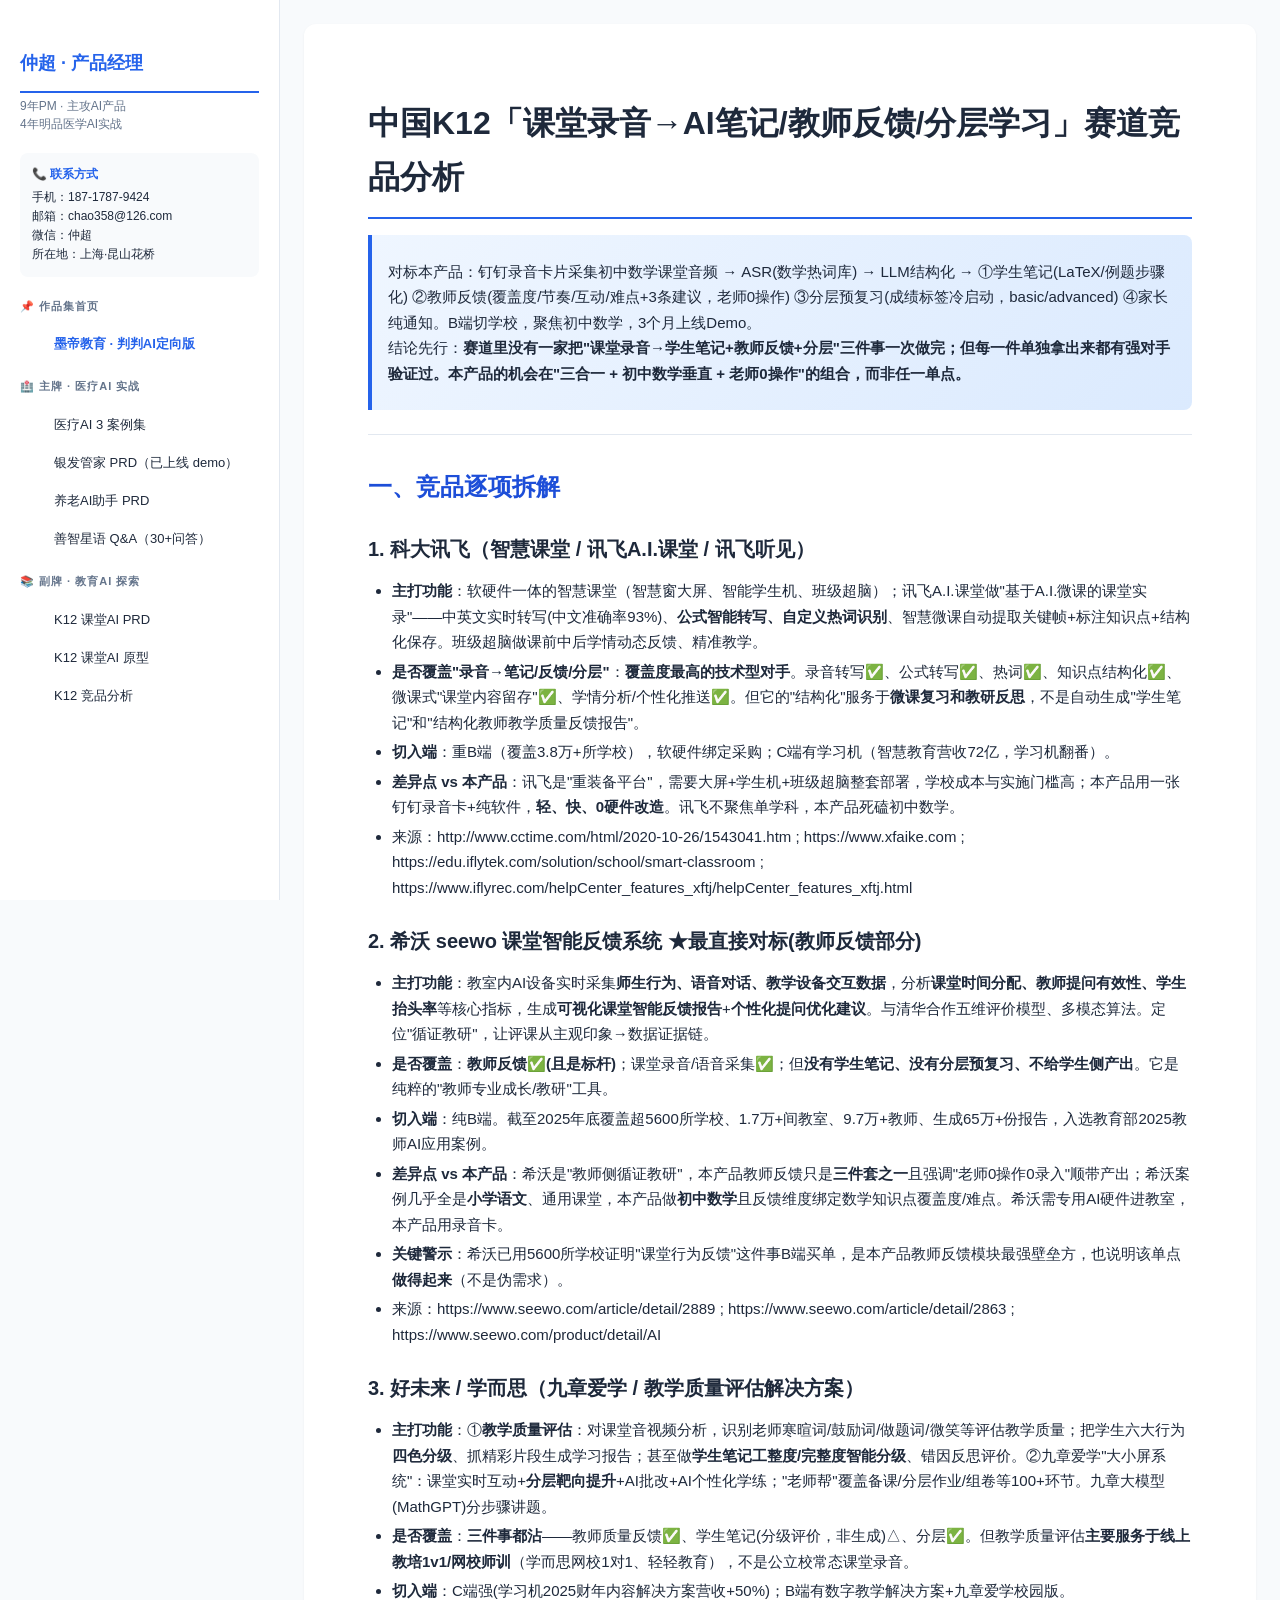
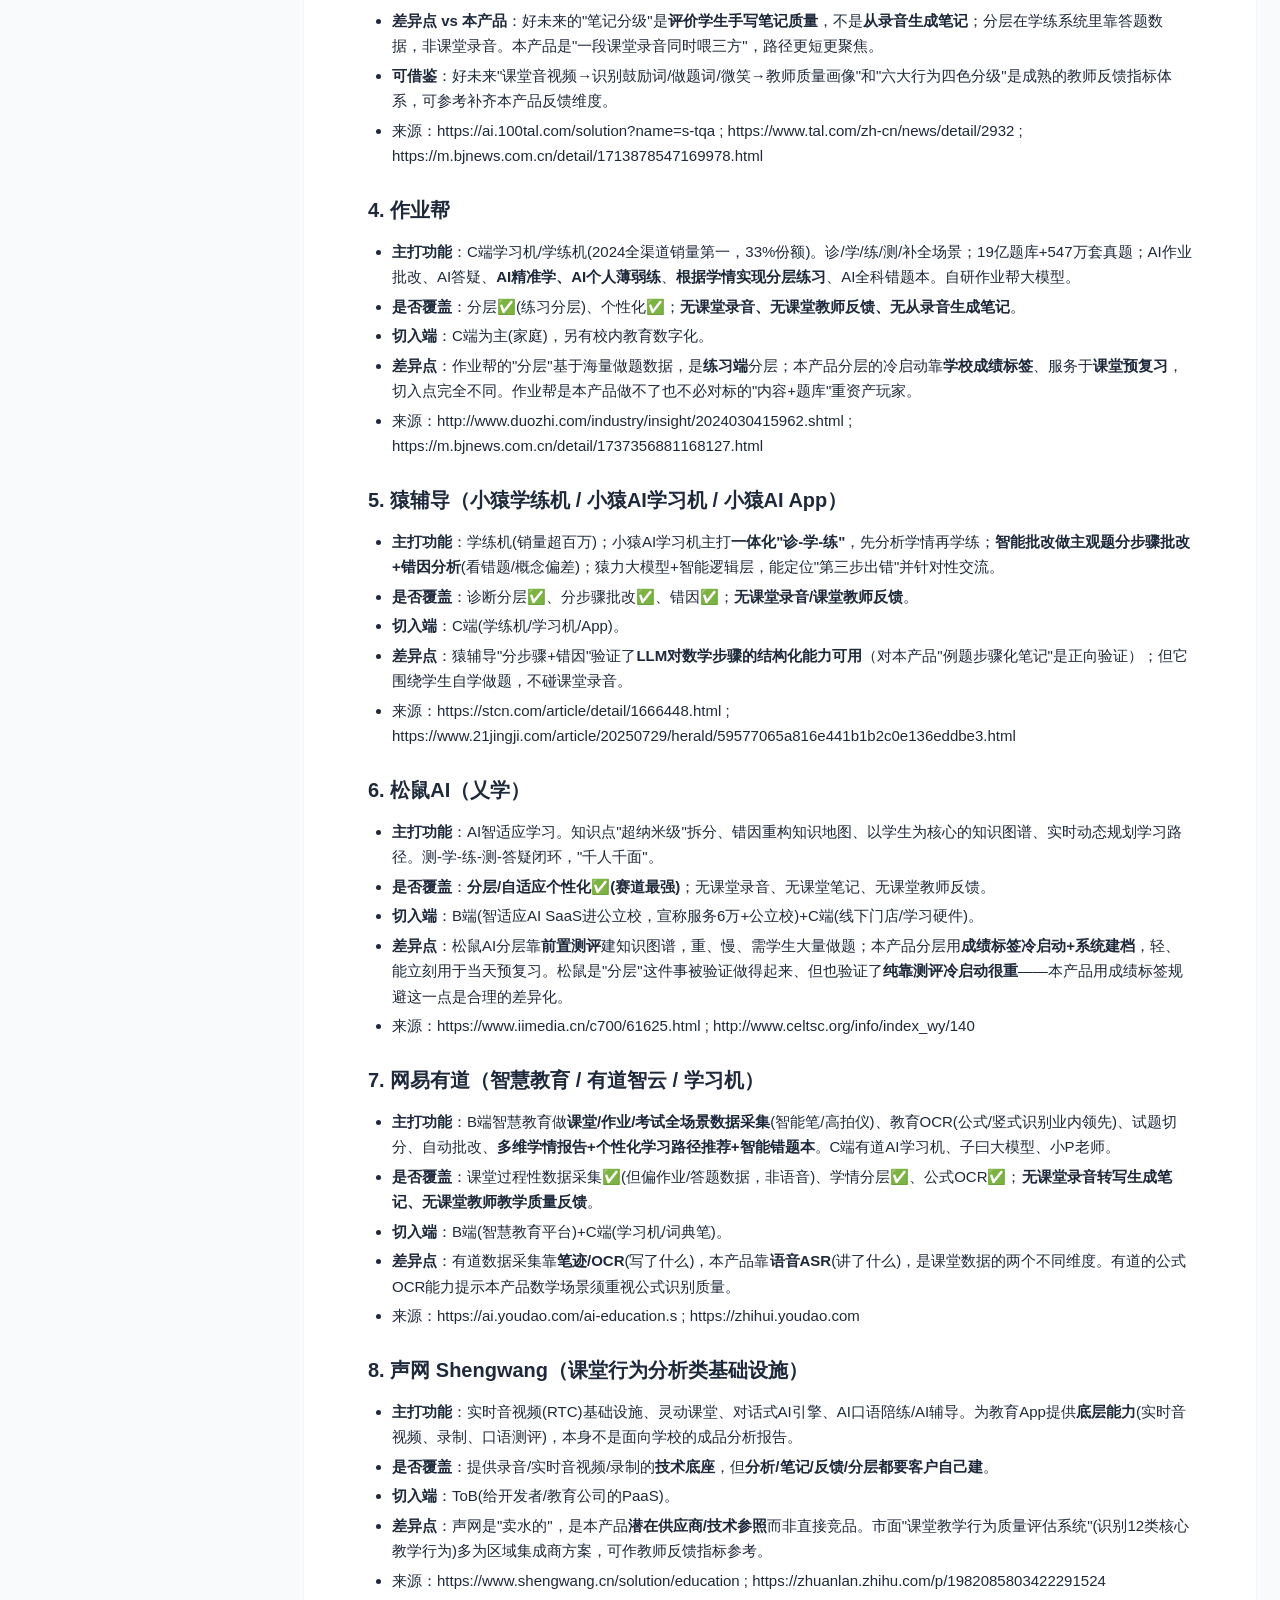
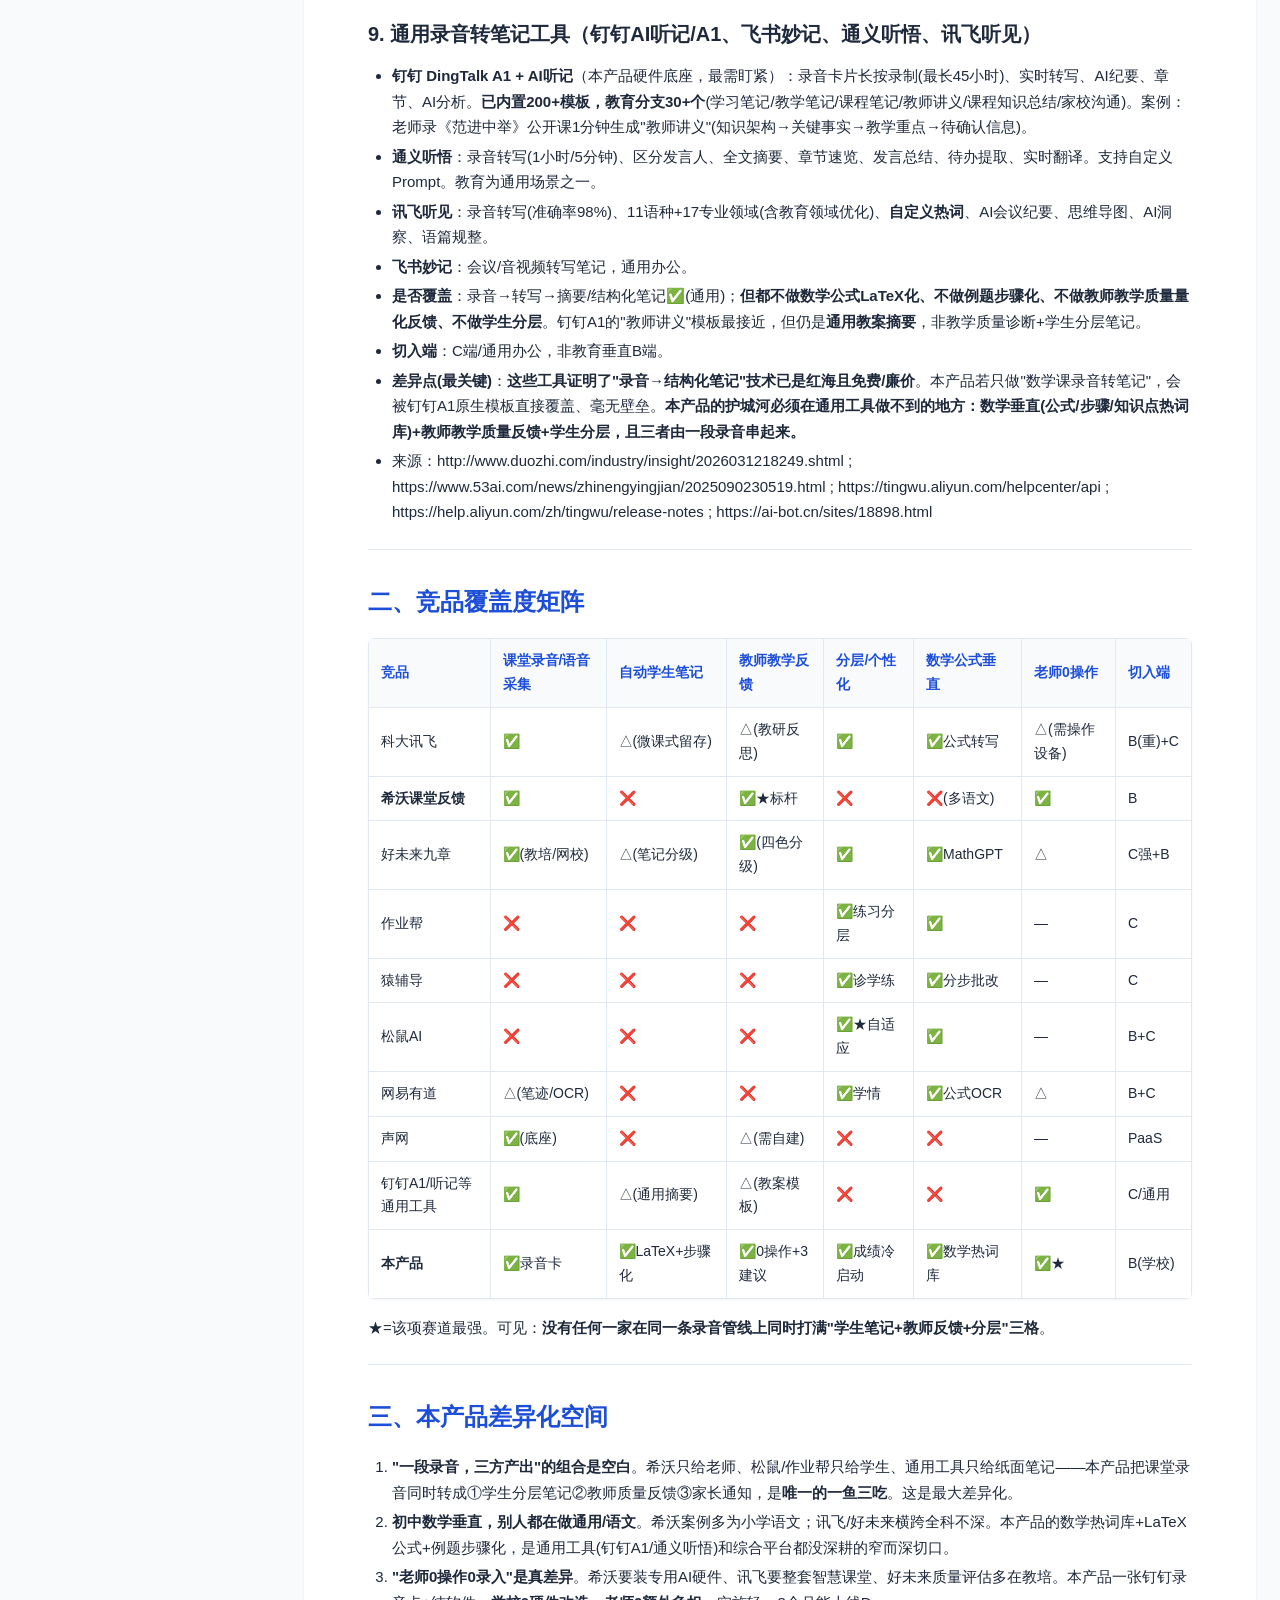
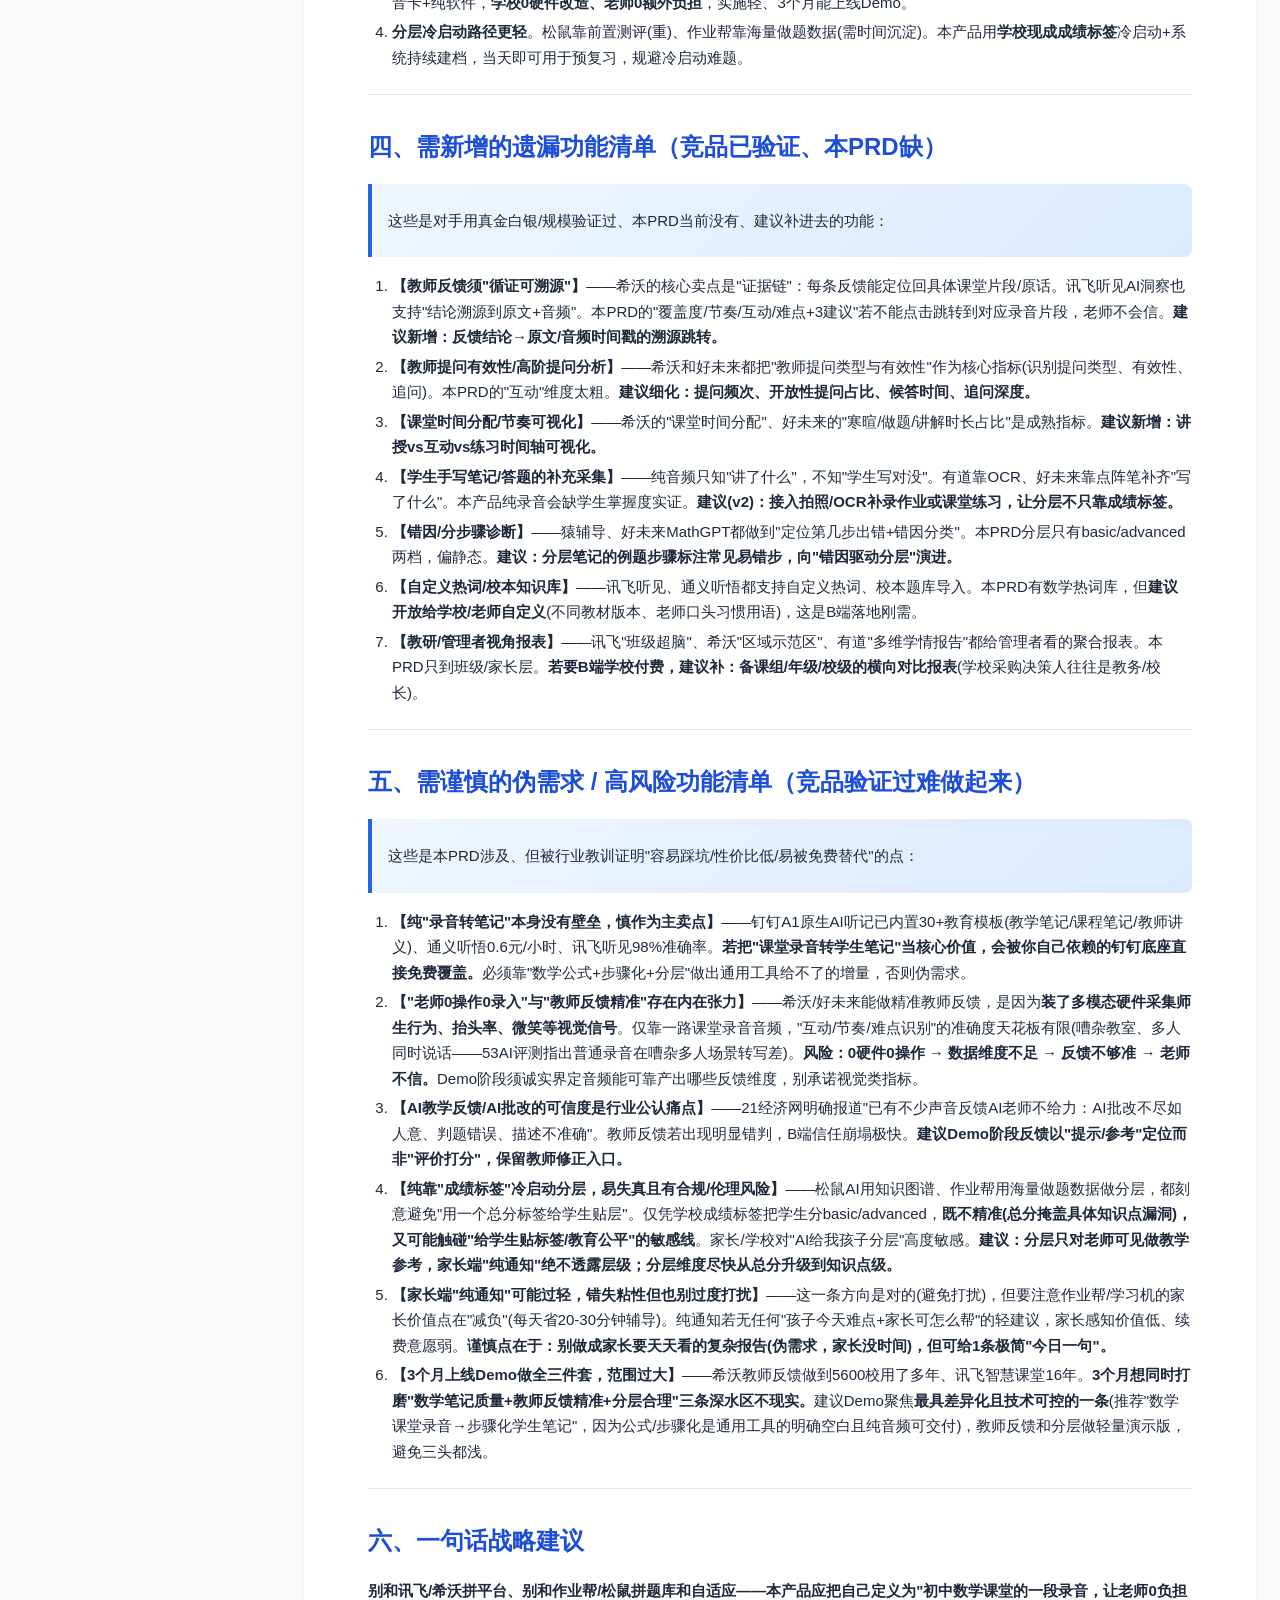
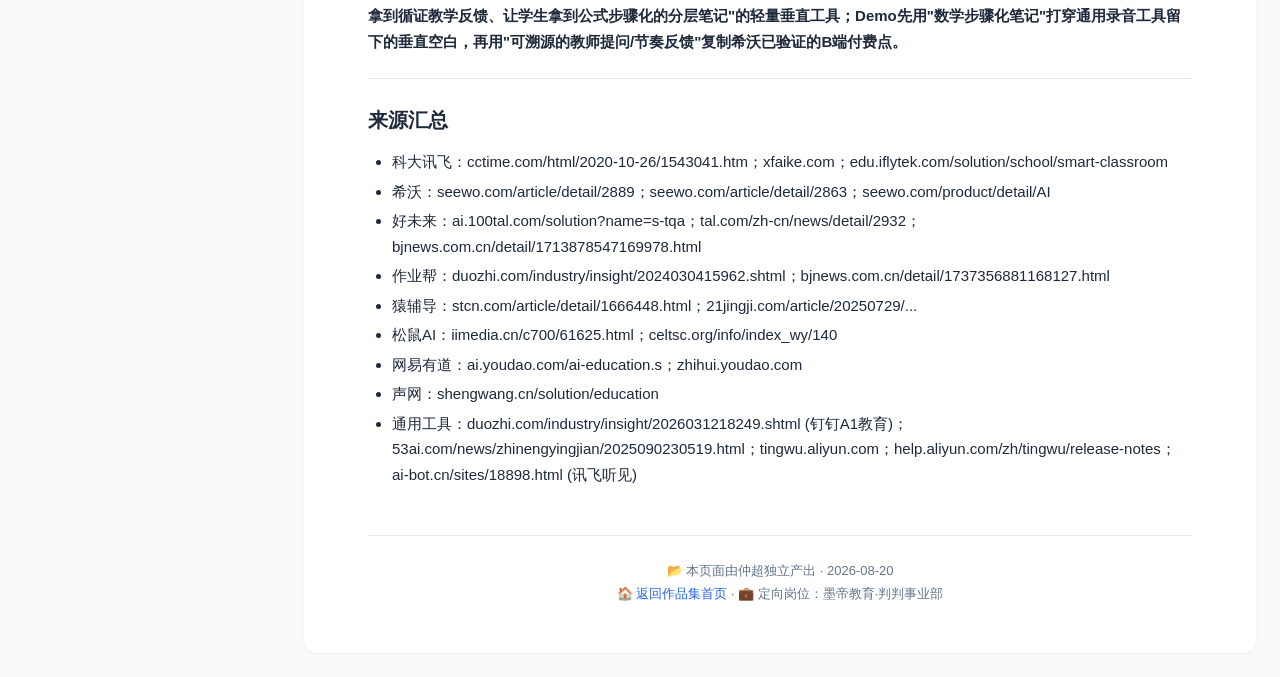
<file: k12-competitive.html>
<!DOCTYPE html>
<html lang="zh-CN">
<head>
<meta charset="UTF-8">
<meta name="viewport" content="width=device-width, initial-scale=1.0">
<title>K12 竞品分析 | 仲超产品经理作品集</title>
<link rel="stylesheet" href="assets/style.css">
</head>
<body>
<div class="layout">
  <aside class="sidebar">
    <h1>仲超 · 产品经理</h1>
    <div class="subtitle">9年PM · 主攻AI产品<br>4年明品医学AI实战</div>
    
<div class="contact">
  <strong>📞 联系方式</strong>
  手机：187-1787-9424<br>
  邮箱：chao358@126.com<br>
  微信：仲超<br>
  所在地：上海·昆山花桥
</div>

    
<nav>
  <h3>📌 作品集首页</h3>
  <ul>
    <li><a href="index.html" class="section">墨帝教育 · 判判AI定向版</a></li>
  </ul>

  <h3>🏥 主牌 · 医疗AI 实战</h3>
  <ul>
    <li><a href="medical-cases.html">医疗AI 3 案例集</a></li>
    <li><a href="yinfa-prd.html">银发管家 PRD（已上线 demo）</a></li>
    <li><a href="yanglao-prd.html">养老AI助手 PRD</a></li>
    <li><a href="shanzhi-qa.html">善智星语 Q&A（30+问答）</a></li>
  </ul>

  <h3>📚 副牌 · 教育AI 探索</h3>
  <ul>
    <li><a href="k12-prd.html">K12 课堂AI PRD</a></li>
    <li><a href="k12-prototype.html">K12 课堂AI 原型</a></li>
    <li><a href="k12-competitive.html">K12 竞品分析</a></li>
  </ul>
</nav>

  </aside>
  <main>
    <h1 id="k12ai">中国K12「课堂录音→AI笔记/教师反馈/分层学习」赛道竞品分析</h1>
<blockquote>
<p>对标本产品：钉钉录音卡片采集初中数学课堂音频 → ASR(数学热词库) → LLM结构化 → ①学生笔记(LaTeX/例题步骤化) ②教师反馈(覆盖度/节奏/互动/难点+3条建议，老师0操作) ③分层预复习(成绩标签冷启动，basic/advanced) ④家长纯通知。B端切学校，聚焦初中数学，3个月上线Demo。<br />
结论先行：<strong>赛道里没有一家把"课堂录音→学生笔记+教师反馈+分层"三件事一次做完；但每一件单独拿出来都有强对手验证过。本产品的机会在"三合一 + 初中数学垂直 + 老师0操作"的组合，而非任一单点。</strong></p>
</blockquote>
<hr />
<h2 id="_1">一、竞品逐项拆解</h2>
<h3 id="1-ai">1. 科大讯飞（智慧课堂 / 讯飞A.I.课堂 / 讯飞听见）</h3>
<ul>
<li><strong>主打功能</strong>：软硬件一体的智慧课堂（智慧窗大屏、智能学生机、班级超脑）；讯飞A.I.课堂做"基于A.I.微课的课堂实录"——中英文实时转写(中文准确率93%)、<strong>公式智能转写、自定义热词识别</strong>、智慧微课自动提取关键帧+标注知识点+结构化保存。班级超脑做课前中后学情动态反馈、精准教学。</li>
<li><strong>是否覆盖"录音→笔记/反馈/分层"</strong>：<strong>覆盖度最高的技术型对手</strong>。录音转写✅、公式转写✅、热词✅、知识点结构化✅、微课式"课堂内容留存"✅、学情分析/个性化推送✅。但它的"结构化"服务于<strong>微课复习和教研反思</strong>，不是自动生成"学生笔记"和"结构化教师教学质量反馈报告"。</li>
<li><strong>切入端</strong>：重B端（覆盖3.8万+所学校），软硬件绑定采购；C端有学习机（智慧教育营收72亿，学习机翻番）。</li>
<li><strong>差异点 vs 本产品</strong>：讯飞是"重装备平台"，需要大屏+学生机+班级超脑整套部署，学校成本与实施门槛高；本产品用一张钉钉录音卡+纯软件，<strong>轻、快、0硬件改造</strong>。讯飞不聚焦单学科，本产品死磕初中数学。</li>
<li>来源：http://www.cctime.com/html/2020-10-26/1543041.htm ; https://www.xfaike.com ; https://edu.iflytek.com/solution/school/smart-classroom ; https://www.iflyrec.com/helpCenter_features_xftj/helpCenter_features_xftj.html</li>
</ul>
<h3 id="2-seewo">2. 希沃 seewo 课堂智能反馈系统 ★最直接对标(教师反馈部分)</h3>
<ul>
<li><strong>主打功能</strong>：教室内AI设备实时采集<strong>师生行为、语音对话、教学设备交互数据</strong>，分析<strong>课堂时间分配、教师提问有效性、学生抬头率</strong>等核心指标，生成<strong>可视化课堂智能反馈报告</strong>+<strong>个性化提问优化建议</strong>。与清华合作五维评价模型、多模态算法。定位"循证教研"，让评课从主观印象→数据证据链。</li>
<li><strong>是否覆盖</strong>：<strong>教师反馈✅(且是标杆)</strong>；课堂录音/语音采集✅；但<strong>没有学生笔记、没有分层预复习、不给学生侧产出</strong>。它是纯粹的"教师专业成长/教研"工具。</li>
<li><strong>切入端</strong>：纯B端。截至2025年底覆盖超5600所学校、1.7万+间教室、9.7万+教师、生成65万+份报告，入选教育部2025教师AI应用案例。</li>
<li><strong>差异点 vs 本产品</strong>：希沃是"教师侧循证教研"，本产品教师反馈只是<strong>三件套之一</strong>且强调"老师0操作0录入"顺带产出；希沃案例几乎全是<strong>小学语文</strong>、通用课堂，本产品做<strong>初中数学</strong>且反馈维度绑定数学知识点覆盖度/难点。希沃需专用AI硬件进教室，本产品用录音卡。</li>
<li><strong>关键警示</strong>：希沃已用5600所学校证明"课堂行为反馈"这件事B端买单，是本产品教师反馈模块最强壁垒方，也说明该单点<strong>做得起来</strong>（不是伪需求）。</li>
<li>来源：https://www.seewo.com/article/detail/2889 ; https://www.seewo.com/article/detail/2863 ; https://www.seewo.com/product/detail/AI</li>
</ul>
<h3 id="3">3. 好未来 / 学而思（九章爱学 / 教学质量评估解决方案）</h3>
<ul>
<li><strong>主打功能</strong>：①<strong>教学质量评估</strong>：对课堂音视频分析，识别老师寒暄词/鼓励词/做题词/微笑等评估教学质量；把学生六大行为<strong>四色分级</strong>、抓精彩片段生成学习报告；甚至做<strong>学生笔记工整度/完整度智能分级</strong>、错因反思评价。②九章爱学"大小屏系统"：课堂实时互动+<strong>分层靶向提升</strong>+AI批改+AI个性化学练；"老师帮"覆盖备课/分层作业/组卷等100+环节。九章大模型(MathGPT)分步骤讲题。</li>
<li><strong>是否覆盖</strong>：<strong>三件事都沾</strong>——教师质量反馈✅、学生笔记(分级评价，非生成)△、分层✅。但教学质量评估<strong>主要服务于线上教培1v1/网校师训</strong>（学而思网校1对1、轻轻教育），不是公立校常态课堂录音。</li>
<li><strong>切入端</strong>：C端强(学习机2025财年内容解决方案营收+50%)；B端有数字教学解决方案+九章爱学校园版。</li>
<li><strong>差异点 vs 本产品</strong>：好未来的"笔记分级"是<strong>评价学生手写笔记质量</strong>，不是<strong>从录音生成笔记</strong>；分层在学练系统里靠答题数据，非课堂录音。本产品是"一段课堂录音同时喂三方"，路径更短更聚焦。</li>
<li><strong>可借鉴</strong>：好未来"课堂音视频→识别鼓励词/做题词/微笑→教师质量画像"和"六大行为四色分级"是成熟的教师反馈指标体系，可参考补齐本产品反馈维度。</li>
<li>来源：https://ai.100tal.com/solution?name=s-tqa ; https://www.tal.com/zh-cn/news/detail/2932 ; https://m.bjnews.com.cn/detail/1713878547169978.html</li>
</ul>
<h3 id="4">4. 作业帮</h3>
<ul>
<li><strong>主打功能</strong>：C端学习机/学练机(2024全渠道销量第一，33%份额)。诊/学/练/测/补全场景；19亿题库+547万套真题；AI作业批改、AI答疑、<strong>AI精准学、AI个人薄弱练</strong>、<strong>根据学情实现分层练习</strong>、AI全科错题本。自研作业帮大模型。</li>
<li><strong>是否覆盖</strong>：分层✅(练习分层)、个性化✅；<strong>无课堂录音、无课堂教师反馈、无从录音生成笔记</strong>。</li>
<li><strong>切入端</strong>：C端为主(家庭)，另有校内教育数字化。</li>
<li><strong>差异点</strong>：作业帮的"分层"基于海量做题数据，是<strong>练习端</strong>分层；本产品分层的冷启动靠<strong>学校成绩标签</strong>、服务于<strong>课堂预复习</strong>，切入点完全不同。作业帮是本产品做不了也不必对标的"内容+题库"重资产玩家。</li>
<li>来源：http://www.duozhi.com/industry/insight/2024030415962.shtml ; https://m.bjnews.com.cn/detail/1737356881168127.html</li>
</ul>
<h3 id="5-ai-ai-app">5. 猿辅导（小猿学练机 / 小猿AI学习机 / 小猿AI App）</h3>
<ul>
<li><strong>主打功能</strong>：学练机(销量超百万)；小猿AI学习机主打<strong>一体化"诊-学-练"</strong>，先分析学情再学练；<strong>智能批改做主观题分步骤批改+错因分析</strong>(看错题/概念偏差)；猿力大模型+智能逻辑层，能定位"第三步出错"并针对性交流。</li>
<li><strong>是否覆盖</strong>：诊断分层✅、分步骤批改✅、错因✅；<strong>无课堂录音/课堂教师反馈</strong>。</li>
<li><strong>切入端</strong>：C端(学练机/学习机/App)。</li>
<li><strong>差异点</strong>：猿辅导"分步骤+错因"验证了<strong>LLM对数学步骤的结构化能力可用</strong>（对本产品"例题步骤化笔记"是正向验证）；但它围绕学生自学做题，不碰课堂录音。</li>
<li>来源：https://stcn.com/article/detail/1666448.html ; https://www.21jingji.com/article/20250729/herald/59577065a816e441b1b2c0e136eddbe3.html</li>
</ul>
<h3 id="6-ai">6. 松鼠AI（乂学）</h3>
<ul>
<li><strong>主打功能</strong>：AI智适应学习。知识点"超纳米级"拆分、错因重构知识地图、以学生为核心的知识图谱、实时动态规划学习路径。测-学-练-测-答疑闭环，"千人千面"。</li>
<li><strong>是否覆盖</strong>：<strong>分层/自适应个性化✅(赛道最强)</strong>；无课堂录音、无课堂笔记、无课堂教师反馈。</li>
<li><strong>切入端</strong>：B端(智适应AI SaaS进公立校，宣称服务6万+公立校)+C端(线下门店/学习硬件)。</li>
<li><strong>差异点</strong>：松鼠AI分层靠<strong>前置测评</strong>建知识图谱，重、慢、需学生大量做题；本产品分层用<strong>成绩标签冷启动+系统建档</strong>，轻、能立刻用于当天预复习。松鼠是"分层"这件事被验证做得起来、但也验证了<strong>纯靠测评冷启动很重</strong>——本产品用成绩标签规避这一点是合理的差异化。</li>
<li>来源：https://www.iimedia.cn/c700/61625.html ; http://www.celtsc.org/info/index_wy/140</li>
</ul>
<h3 id="7">7. 网易有道（智慧教育 / 有道智云 / 学习机）</h3>
<ul>
<li><strong>主打功能</strong>：B端智慧教育做<strong>课堂/作业/考试全场景数据采集</strong>(智能笔/高拍仪)、教育OCR(公式/竖式识别业内领先)、试题切分、自动批改、<strong>多维学情报告+个性化学习路径推荐+智能错题本</strong>。C端有道AI学习机、子曰大模型、小P老师。</li>
<li><strong>是否覆盖</strong>：课堂过程性数据采集✅(但偏作业/答题数据，非语音)、学情分层✅、公式OCR✅；<strong>无课堂录音转写生成笔记、无课堂教师教学质量反馈</strong>。</li>
<li><strong>切入端</strong>：B端(智慧教育平台)+C端(学习机/词典笔)。</li>
<li><strong>差异点</strong>：有道数据采集靠<strong>笔迹/OCR</strong>(写了什么)，本产品靠<strong>语音ASR</strong>(讲了什么)，是课堂数据的两个不同维度。有道的公式OCR能力提示本产品数学场景须重视公式识别质量。</li>
<li>来源：https://ai.youdao.com/ai-education.s ; https://zhihui.youdao.com</li>
</ul>
<h3 id="8-shengwang">8. 声网 Shengwang（课堂行为分析类基础设施）</h3>
<ul>
<li><strong>主打功能</strong>：实时音视频(RTC)基础设施、灵动课堂、对话式AI引擎、AI口语陪练/AI辅导。为教育App提供<strong>底层能力</strong>(实时音视频、录制、口语测评)，本身不是面向学校的成品分析报告。</li>
<li><strong>是否覆盖</strong>：提供录音/实时音视频/录制的<strong>技术底座</strong>，但<strong>分析/笔记/反馈/分层都要客户自己建</strong>。</li>
<li><strong>切入端</strong>：ToB(给开发者/教育公司的PaaS)。</li>
<li><strong>差异点</strong>：声网是"卖水的"，是本产品<strong>潜在供应商/技术参照</strong>而非直接竞品。市面"课堂教学行为质量评估系统"(识别12类核心教学行为)多为区域集成商方案，可作教师反馈指标参考。</li>
<li>来源：https://www.shengwang.cn/solution/education ; https://zhuanlan.zhihu.com/p/1982085803422291524</li>
</ul>
<h3 id="9-aia1">9. 通用录音转笔记工具（钉钉AI听记/A1、飞书妙记、通义听悟、讯飞听见）</h3>
<ul>
<li><strong>钉钉 DingTalk A1 + AI听记</strong>（本产品硬件底座，最需盯紧）：录音卡片长按录制(最长45小时)、实时转写、AI纪要、章节、AI分析。<strong>已内置200+模板，教育分支30+个</strong>(学习笔记/教学笔记/课程笔记/教师讲义/课程知识总结/家校沟通)。案例：老师录《范进中举》公开课1分钟生成"教师讲义"(知识架构→关键事实→教学重点→待确认信息)。</li>
<li><strong>通义听悟</strong>：录音转写(1小时/5分钟)、区分发言人、全文摘要、章节速览、发言总结、待办提取、实时翻译。支持自定义Prompt。教育为通用场景之一。</li>
<li><strong>讯飞听见</strong>：录音转写(准确率98%)、11语种+17专业领域(含教育领域优化)、<strong>自定义热词</strong>、AI会议纪要、思维导图、AI洞察、语篇规整。</li>
<li><strong>飞书妙记</strong>：会议/音视频转写笔记，通用办公。</li>
<li><strong>是否覆盖</strong>：录音→转写→摘要/结构化笔记✅(通用)；<strong>但都不做数学公式LaTeX化、不做例题步骤化、不做教师教学质量量化反馈、不做学生分层</strong>。钉钉A1的"教师讲义"模板最接近，但仍是<strong>通用教案摘要</strong>，非教学质量诊断+学生分层笔记。</li>
<li><strong>切入端</strong>：C端/通用办公，非教育垂直B端。</li>
<li><strong>差异点(最关键)</strong>：<strong>这些工具证明了"录音→结构化笔记"技术已是红海且免费/廉价</strong>。本产品若只做"数学课录音转笔记"，会被钉钉A1原生模板直接覆盖、毫无壁垒。<strong>本产品的护城河必须在通用工具做不到的地方：数学垂直(公式/步骤/知识点热词库)+教师教学质量反馈+学生分层，且三者由一段录音串起来。</strong></li>
<li>来源：http://www.duozhi.com/industry/insight/2026031218249.shtml ; https://www.53ai.com/news/zhinengyingjian/2025090230519.html ; https://tingwu.aliyun.com/helpcenter/api ; https://help.aliyun.com/zh/tingwu/release-notes ; https://ai-bot.cn/sites/18898.html</li>
</ul>
<hr />
<h2 id="_2">二、竞品覆盖度矩阵</h2>
<table>
<thead>
<tr>
<th>竞品</th>
<th>课堂录音/语音采集</th>
<th>自动学生笔记</th>
<th>教师教学反馈</th>
<th>分层/个性化</th>
<th>数学公式垂直</th>
<th>老师0操作</th>
<th>切入端</th>
</tr>
</thead>
<tbody>
<tr>
<td>科大讯飞</td>
<td>✅</td>
<td>△(微课式留存)</td>
<td>△(教研反思)</td>
<td>✅</td>
<td>✅公式转写</td>
<td>△(需操作设备)</td>
<td>B(重)+C</td>
</tr>
<tr>
<td><strong>希沃课堂反馈</strong></td>
<td>✅</td>
<td>❌</td>
<td>✅★标杆</td>
<td>❌</td>
<td>❌(多语文)</td>
<td>✅</td>
<td>B</td>
</tr>
<tr>
<td>好未来九章</td>
<td>✅(教培/网校)</td>
<td>△(笔记分级)</td>
<td>✅(四色分级)</td>
<td>✅</td>
<td>✅MathGPT</td>
<td>△</td>
<td>C强+B</td>
</tr>
<tr>
<td>作业帮</td>
<td>❌</td>
<td>❌</td>
<td>❌</td>
<td>✅练习分层</td>
<td>✅</td>
<td>—</td>
<td>C</td>
</tr>
<tr>
<td>猿辅导</td>
<td>❌</td>
<td>❌</td>
<td>❌</td>
<td>✅诊学练</td>
<td>✅分步批改</td>
<td>—</td>
<td>C</td>
</tr>
<tr>
<td>松鼠AI</td>
<td>❌</td>
<td>❌</td>
<td>❌</td>
<td>✅★自适应</td>
<td>✅</td>
<td>—</td>
<td>B+C</td>
</tr>
<tr>
<td>网易有道</td>
<td>△(笔迹/OCR)</td>
<td>❌</td>
<td>❌</td>
<td>✅学情</td>
<td>✅公式OCR</td>
<td>△</td>
<td>B+C</td>
</tr>
<tr>
<td>声网</td>
<td>✅(底座)</td>
<td>❌</td>
<td>△(需自建)</td>
<td>❌</td>
<td>❌</td>
<td>—</td>
<td>PaaS</td>
</tr>
<tr>
<td>钉钉A1/听记等通用工具</td>
<td>✅</td>
<td>△(通用摘要)</td>
<td>△(教案模板)</td>
<td>❌</td>
<td>❌</td>
<td>✅</td>
<td>C/通用</td>
</tr>
<tr>
<td><strong>本产品</strong></td>
<td>✅录音卡</td>
<td>✅LaTeX+步骤化</td>
<td>✅0操作+3建议</td>
<td>✅成绩冷启动</td>
<td>✅数学热词库</td>
<td>✅★</td>
<td>B(学校)</td>
</tr>
</tbody>
</table>
<p>★=该项赛道最强。可见：<strong>没有任何一家在同一条录音管线上同时打满"学生笔记+教师反馈+分层"三格</strong>。</p>
<hr />
<h2 id="_3">三、本产品差异化空间</h2>
<ol>
<li><strong>"一段录音，三方产出"的组合是空白</strong>。希沃只给老师、松鼠/作业帮只给学生、通用工具只给纸面笔记——本产品把课堂录音同时转成①学生分层笔记②教师质量反馈③家长通知，是<strong>唯一的一鱼三吃</strong>。这是最大差异化。</li>
<li><strong>初中数学垂直，别人都在做通用/语文</strong>。希沃案例多为小学语文；讯飞/好未来横跨全科不深。本产品的数学热词库+LaTeX公式+例题步骤化，是通用工具(钉钉A1/通义听悟)和综合平台都没深耕的窄而深切口。</li>
<li><strong>"老师0操作0录入"是真差异</strong>。希沃要装专用AI硬件、讯飞要整套智慧课堂、好未来质量评估多在教培。本产品一张钉钉录音卡+纯软件，<strong>学校0硬件改造、老师0额外负担</strong>，实施轻、3个月能上线Demo。</li>
<li><strong>分层冷启动路径更轻</strong>。松鼠靠前置测评(重)、作业帮靠海量做题数据(需时间沉淀)。本产品用<strong>学校现成成绩标签</strong>冷启动+系统持续建档，当天即可用于预复习，规避冷启动难题。</li>
</ol>
<hr />
<h2 id="prd">四、需新增的遗漏功能清单（竞品已验证、本PRD缺）</h2>
<blockquote>
<p>这些是对手用真金白银/规模验证过、本PRD当前没有、建议补进去的功能：</p>
</blockquote>
<ol>
<li><strong>【教师反馈须"循证可溯源"】</strong>——希沃的核心卖点是"证据链"：每条反馈能定位回具体课堂片段/原话。讯飞听见AI洞察也支持"结论溯源到原文+音频"。本PRD的"覆盖度/节奏/互动/难点+3建议"若不能点击跳转到对应录音片段，老师不会信。<strong>建议新增：反馈结论→原文/音频时间戳的溯源跳转。</strong></li>
<li><strong>【教师提问有效性/高阶提问分析】</strong>——希沃和好未来都把"教师提问类型与有效性"作为核心指标(识别提问类型、有效性、追问)。本PRD的"互动"维度太粗。<strong>建议细化：提问频次、开放性提问占比、候答时间、追问深度。</strong></li>
<li><strong>【课堂时间分配/节奏可视化】</strong>——希沃的"课堂时间分配"、好未来的"寒暄/做题/讲解时长占比"是成熟指标。<strong>建议新增：讲授vs互动vs练习时间轴可视化。</strong></li>
<li><strong>【学生手写笔记/答题的补充采集】</strong>——纯音频只知"讲了什么"，不知"学生写对没"。有道靠OCR、好未来靠点阵笔补齐"写了什么"。本产品纯录音会缺学生掌握度实证。<strong>建议(v2)：接入拍照/OCR补录作业或课堂练习，让分层不只靠成绩标签。</strong></li>
<li><strong>【错因/分步骤诊断】</strong>——猿辅导、好未来MathGPT都做到"定位第几步出错+错因分类"。本PRD分层只有basic/advanced两档，偏静态。<strong>建议：分层笔记的例题步骤标注常见易错步，向"错因驱动分层"演进。</strong></li>
<li><strong>【自定义热词/校本知识库】</strong>——讯飞听见、通义听悟都支持自定义热词、校本题库导入。本PRD有数学热词库，但<strong>建议开放给学校/老师自定义</strong>(不同教材版本、老师口头习惯用语)，这是B端落地刚需。</li>
<li><strong>【教研/管理者视角报表】</strong>——讯飞"班级超脑"、希沃"区域示范区"、有道"多维学情报告"都给管理者看的聚合报表。本PRD只到班级/家长层。<strong>若要B端学校付费，建议补：备课组/年级/校级的横向对比报表</strong>(学校采购决策人往往是教务/校长)。</li>
</ol>
<hr />
<h2 id="_4">五、需谨慎的伪需求 / 高风险功能清单（竞品验证过难做起来）</h2>
<blockquote>
<p>这些是本PRD涉及、但被行业教训证明"容易踩坑/性价比低/易被免费替代"的点：</p>
</blockquote>
<ol>
<li><strong>【纯"录音转笔记"本身没有壁垒，慎作为主卖点】</strong>——钉钉A1原生AI听记已内置30+教育模板(教学笔记/课程笔记/教师讲义)、通义听悟0.6元/小时、讯飞听见98%准确率。<strong>若把"课堂录音转学生笔记"当核心价值，会被你自己依赖的钉钉底座直接免费覆盖。</strong>必须靠"数学公式+步骤化+分层"做出通用工具给不了的增量，否则伪需求。</li>
<li><strong>【"老师0操作0录入"与"教师反馈精准"存在内在张力】</strong>——希沃/好未来能做精准教师反馈，是因为<strong>装了多模态硬件采集师生行为、抬头率、微笑等视觉信号</strong>。仅靠一路课堂录音音频，"互动/节奏/难点识别"的准确度天花板有限(嘈杂教室、多人同时说话——53AI评测指出普通录音在嘈杂多人场景转写差)。<strong>风险：0硬件0操作 → 数据维度不足 → 反馈不够准 → 老师不信。</strong>Demo阶段须诚实界定音频能可靠产出哪些反馈维度，别承诺视觉类指标。</li>
<li><strong>【AI教学反馈/AI批改的可信度是行业公认痛点】</strong>——21经济网明确报道"已有不少声音反馈AI老师不给力：AI批改不尽如人意、判题错误、描述不准确"。教师反馈若出现明显错判，B端信任崩塌极快。<strong>建议Demo阶段反馈以"提示/参考"定位而非"评价打分"，保留教师修正入口。</strong></li>
<li><strong>【纯靠"成绩标签"冷启动分层，易失真且有合规/伦理风险】</strong>——松鼠AI用知识图谱、作业帮用海量做题数据做分层，都刻意避免"用一个总分标签给学生贴层"。仅凭学校成绩标签把学生分basic/advanced，<strong>既不精准(总分掩盖具体知识点漏洞)，又可能触碰"给学生贴标签/教育公平"的敏感线</strong>。家长/学校对"AI给我孩子分层"高度敏感。<strong>建议：分层只对老师可见做教学参考，家长端"纯通知"绝不透露层级；分层维度尽快从总分升级到知识点级。</strong></li>
<li><strong>【家长端"纯通知"可能过轻，错失粘性但也别过度打扰】</strong>——这一条方向是对的(避免打扰)，但要注意作业帮/学习机的家长价值点在"减负"(每天省20-30分钟辅导)。纯通知若无任何"孩子今天难点+家长可怎么帮"的轻建议，家长感知价值低、续费意愿弱。<strong>谨慎点在于：别做成家长要天天看的复杂报告(伪需求，家长没时间)，但可给1条极简"今日一句"。</strong></li>
<li><strong>【3个月上线Demo做全三件套，范围过大】</strong>——希沃教师反馈做到5600校用了多年、讯飞智慧课堂16年。<strong>3个月想同时打磨"数学笔记质量+教师反馈精准+分层合理"三条深水区不现实。</strong>建议Demo聚焦<strong>最具差异化且技术可控的一条</strong>(推荐"数学课堂录音→步骤化学生笔记"，因为公式/步骤化是通用工具的明确空白且纯音频可交付)，教师反馈和分层做轻量演示版，避免三头都浅。</li>
</ol>
<hr />
<h2 id="_5">六、一句话战略建议</h2>
<p><strong>别和讯飞/希沃拼平台、别和作业帮/松鼠拼题库和自适应——本产品应把自己定义为"初中数学课堂的一段录音，让老师0负担拿到循证教学反馈、让学生拿到公式步骤化的分层笔记"的轻量垂直工具；Demo先用"数学步骤化笔记"打穿通用录音工具留下的垂直空白，再用"可溯源的教师提问/节奏反馈"复制希沃已验证的B端付费点。</strong></p>
<hr />
<h3 id="_6">来源汇总</h3>
<ul>
<li>科大讯飞：cctime.com/html/2020-10-26/1543041.htm；xfaike.com；edu.iflytek.com/solution/school/smart-classroom</li>
<li>希沃：seewo.com/article/detail/2889；seewo.com/article/detail/2863；seewo.com/product/detail/AI</li>
<li>好未来：ai.100tal.com/solution?name=s-tqa；tal.com/zh-cn/news/detail/2932；bjnews.com.cn/detail/1713878547169978.html</li>
<li>作业帮：duozhi.com/industry/insight/2024030415962.shtml；bjnews.com.cn/detail/1737356881168127.html</li>
<li>猿辅导：stcn.com/article/detail/1666448.html；21jingji.com/article/20250729/...</li>
<li>松鼠AI：iimedia.cn/c700/61625.html；celtsc.org/info/index_wy/140</li>
<li>网易有道：ai.youdao.com/ai-education.s；zhihui.youdao.com</li>
<li>声网：shengwang.cn/solution/education</li>
<li>通用工具：duozhi.com/industry/insight/2026031218249.shtml (钉钉A1教育)；53ai.com/news/zhinengyingjian/2025090230519.html；tingwu.aliyun.com；help.aliyun.com/zh/tingwu/release-notes；ai-bot.cn/sites/18898.html (讯飞听见)</li>
</ul>
    <div class="footer">
      📂 本页面由仲超独立产出 · 2026-08-20<br>
      🏠 <a href="index.html">返回作品集首页</a> · 💼 定向岗位：墨帝教育·判判事业部
    </div>
  </main>
</div>
</body>
</html>
</file>
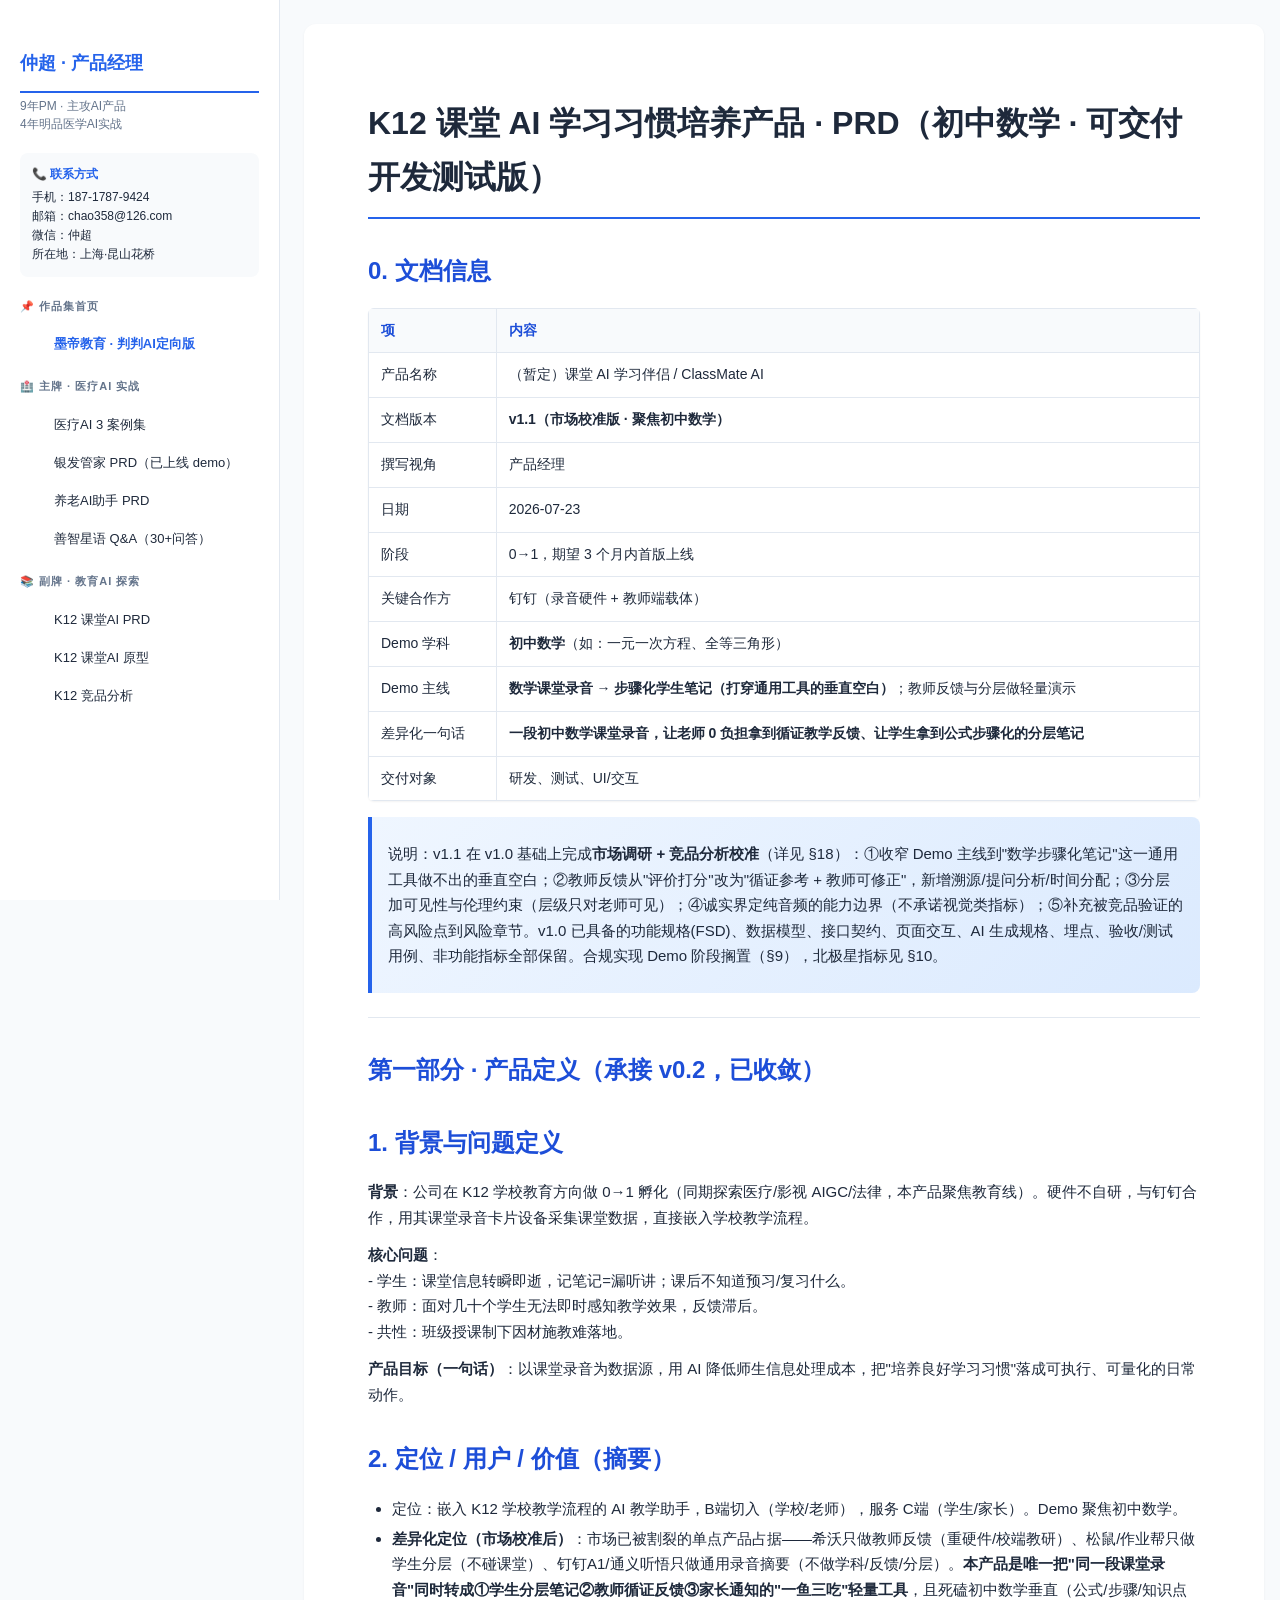
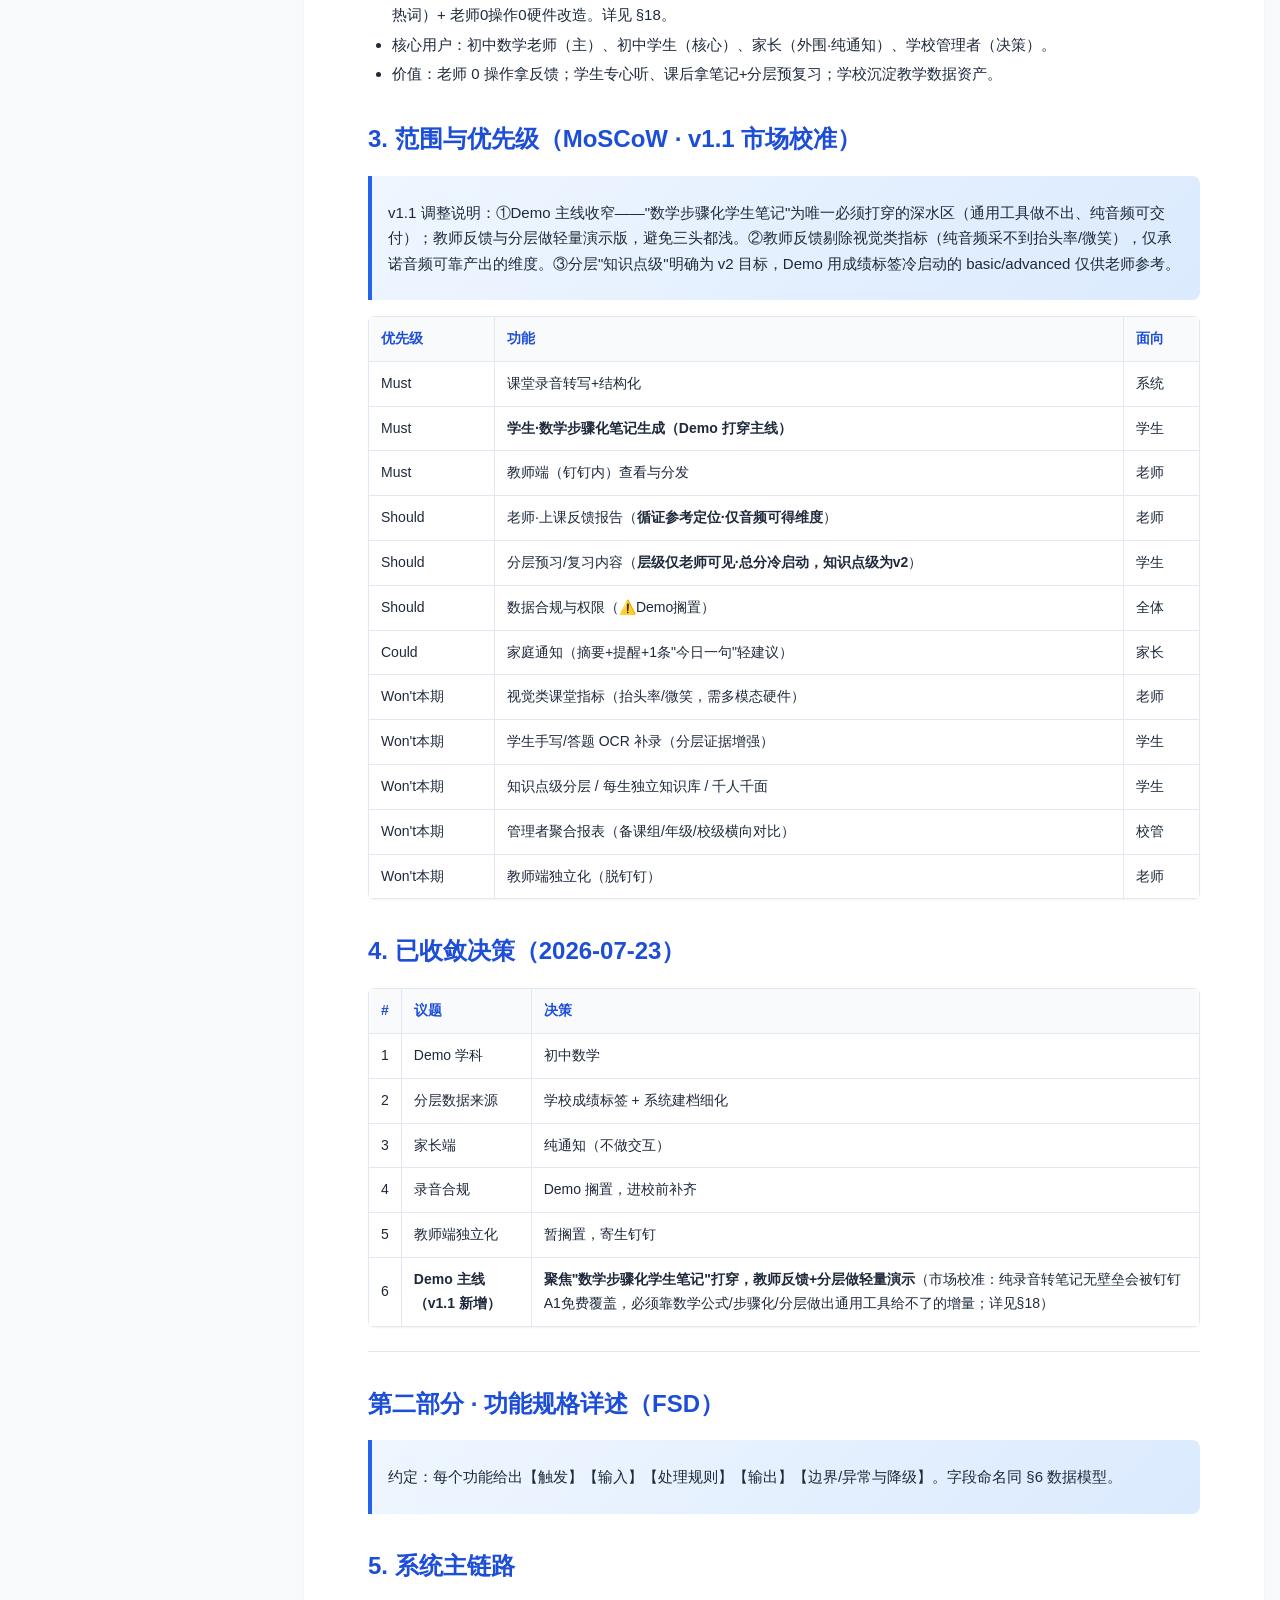
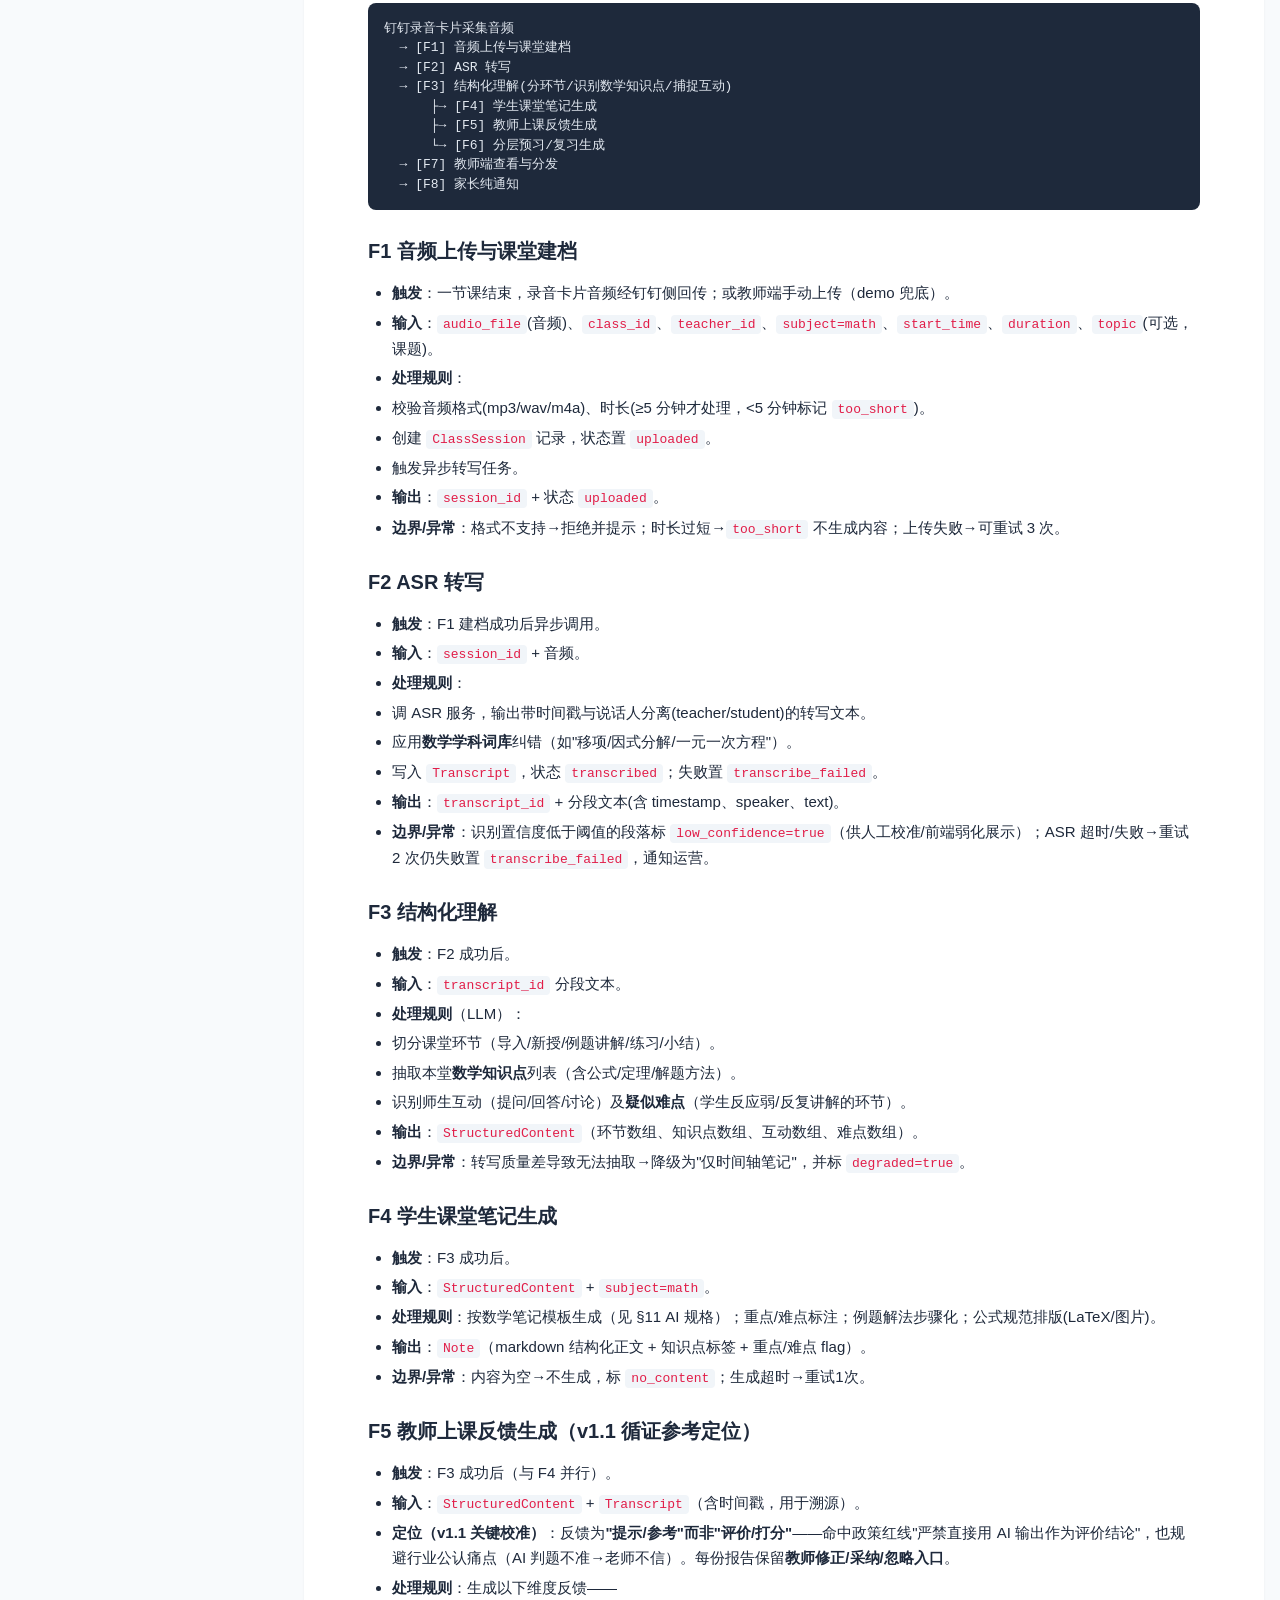
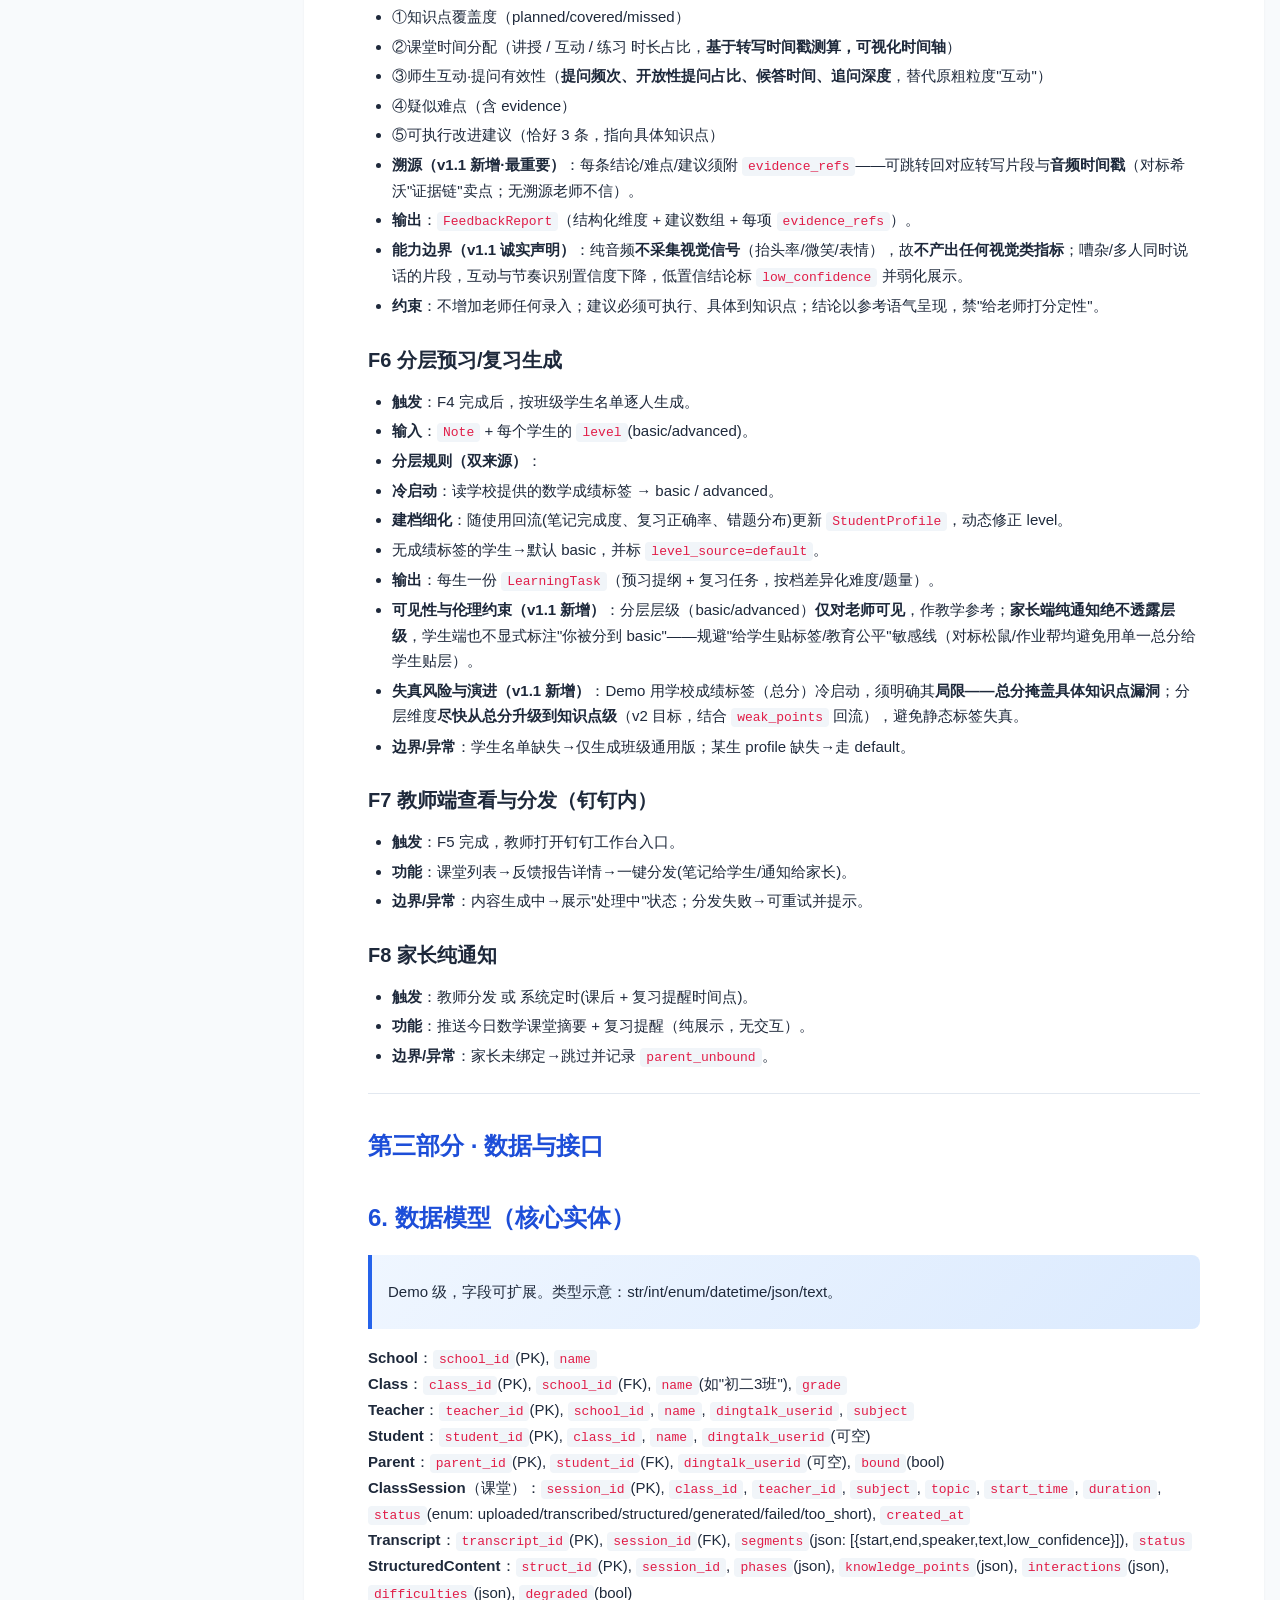
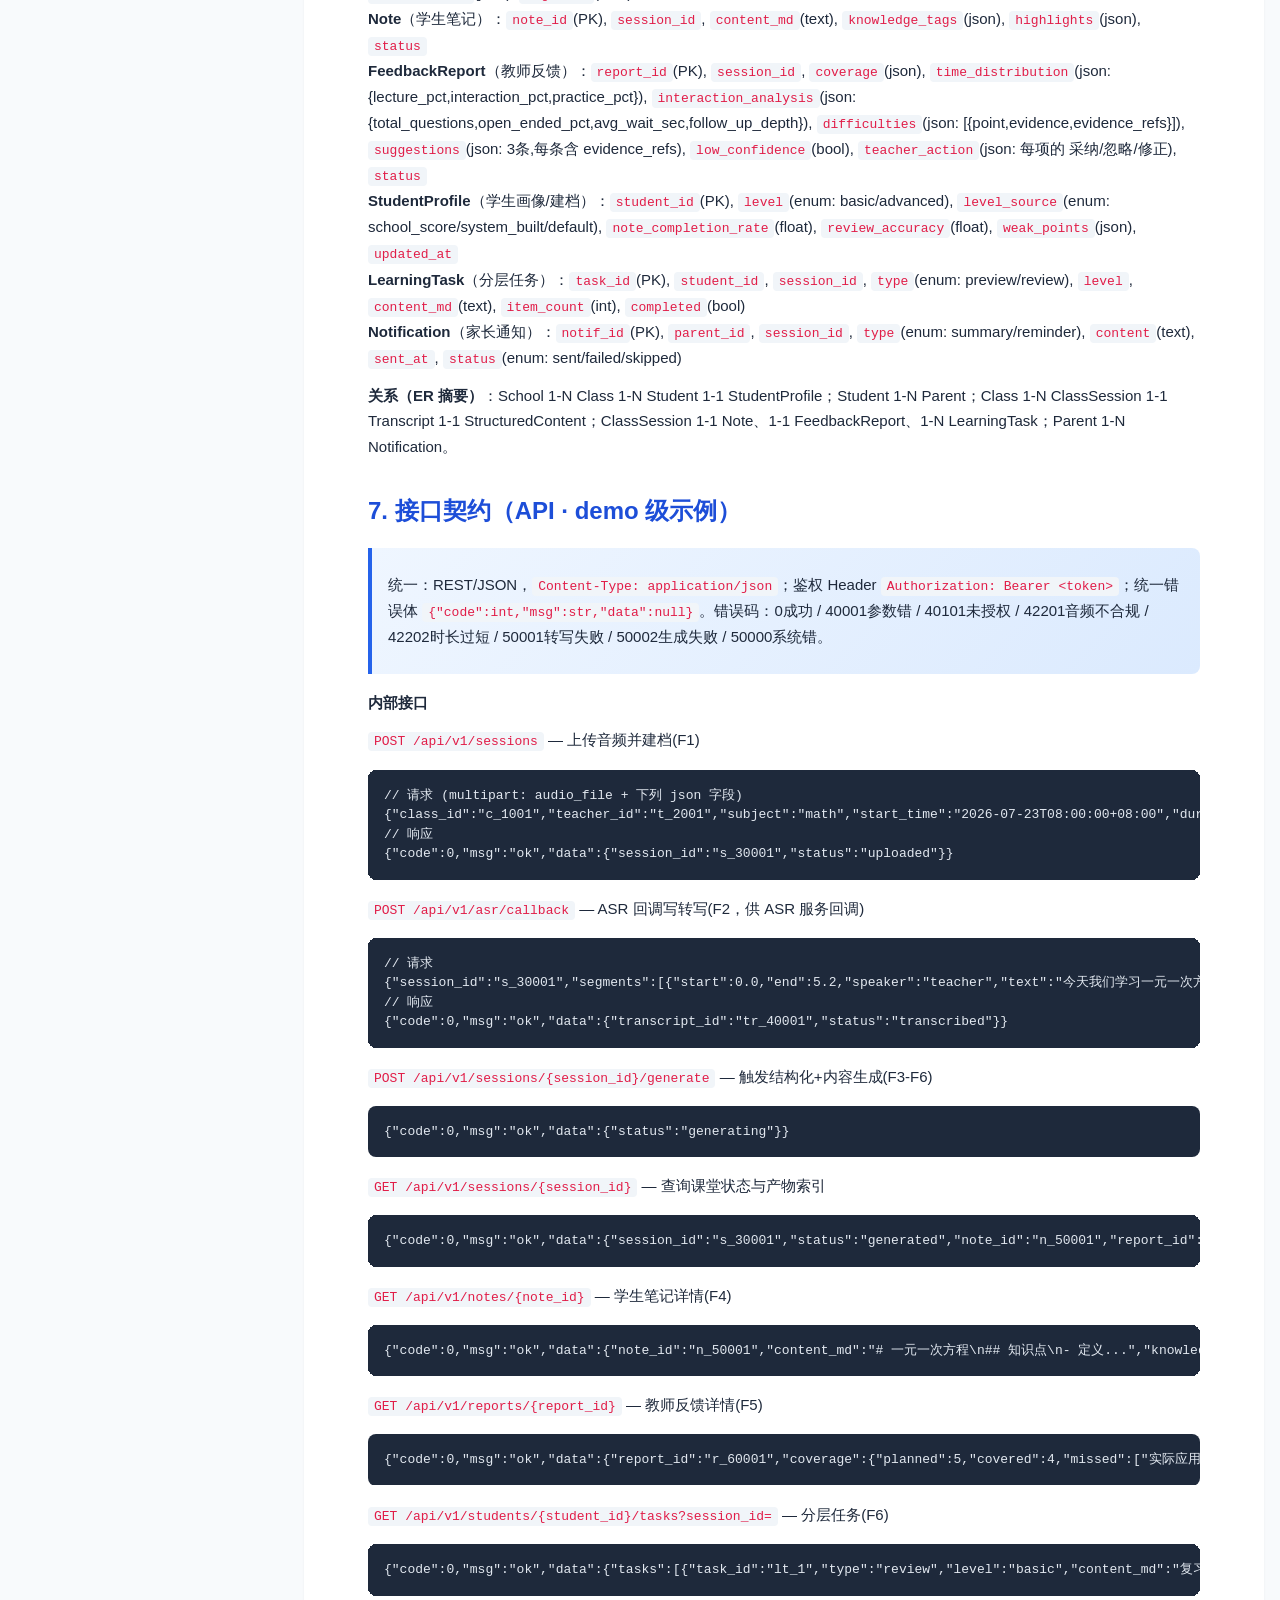
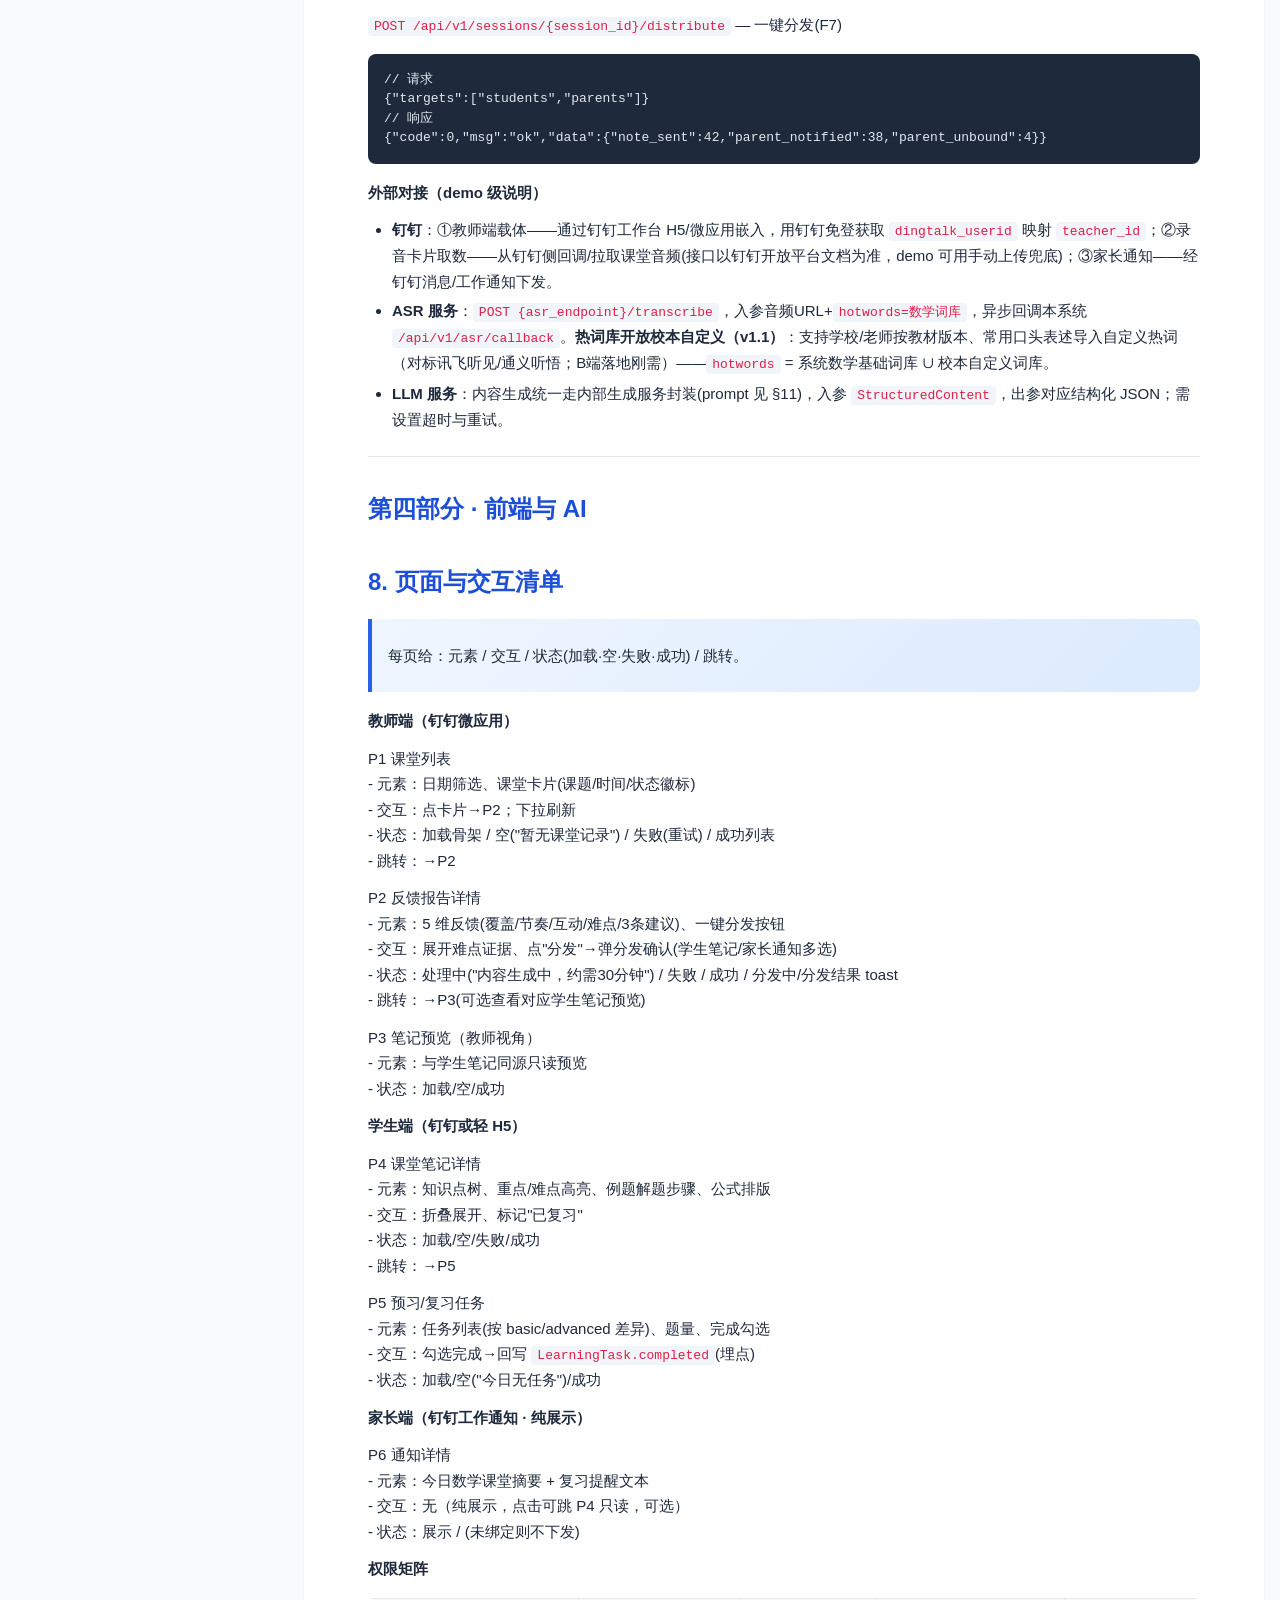
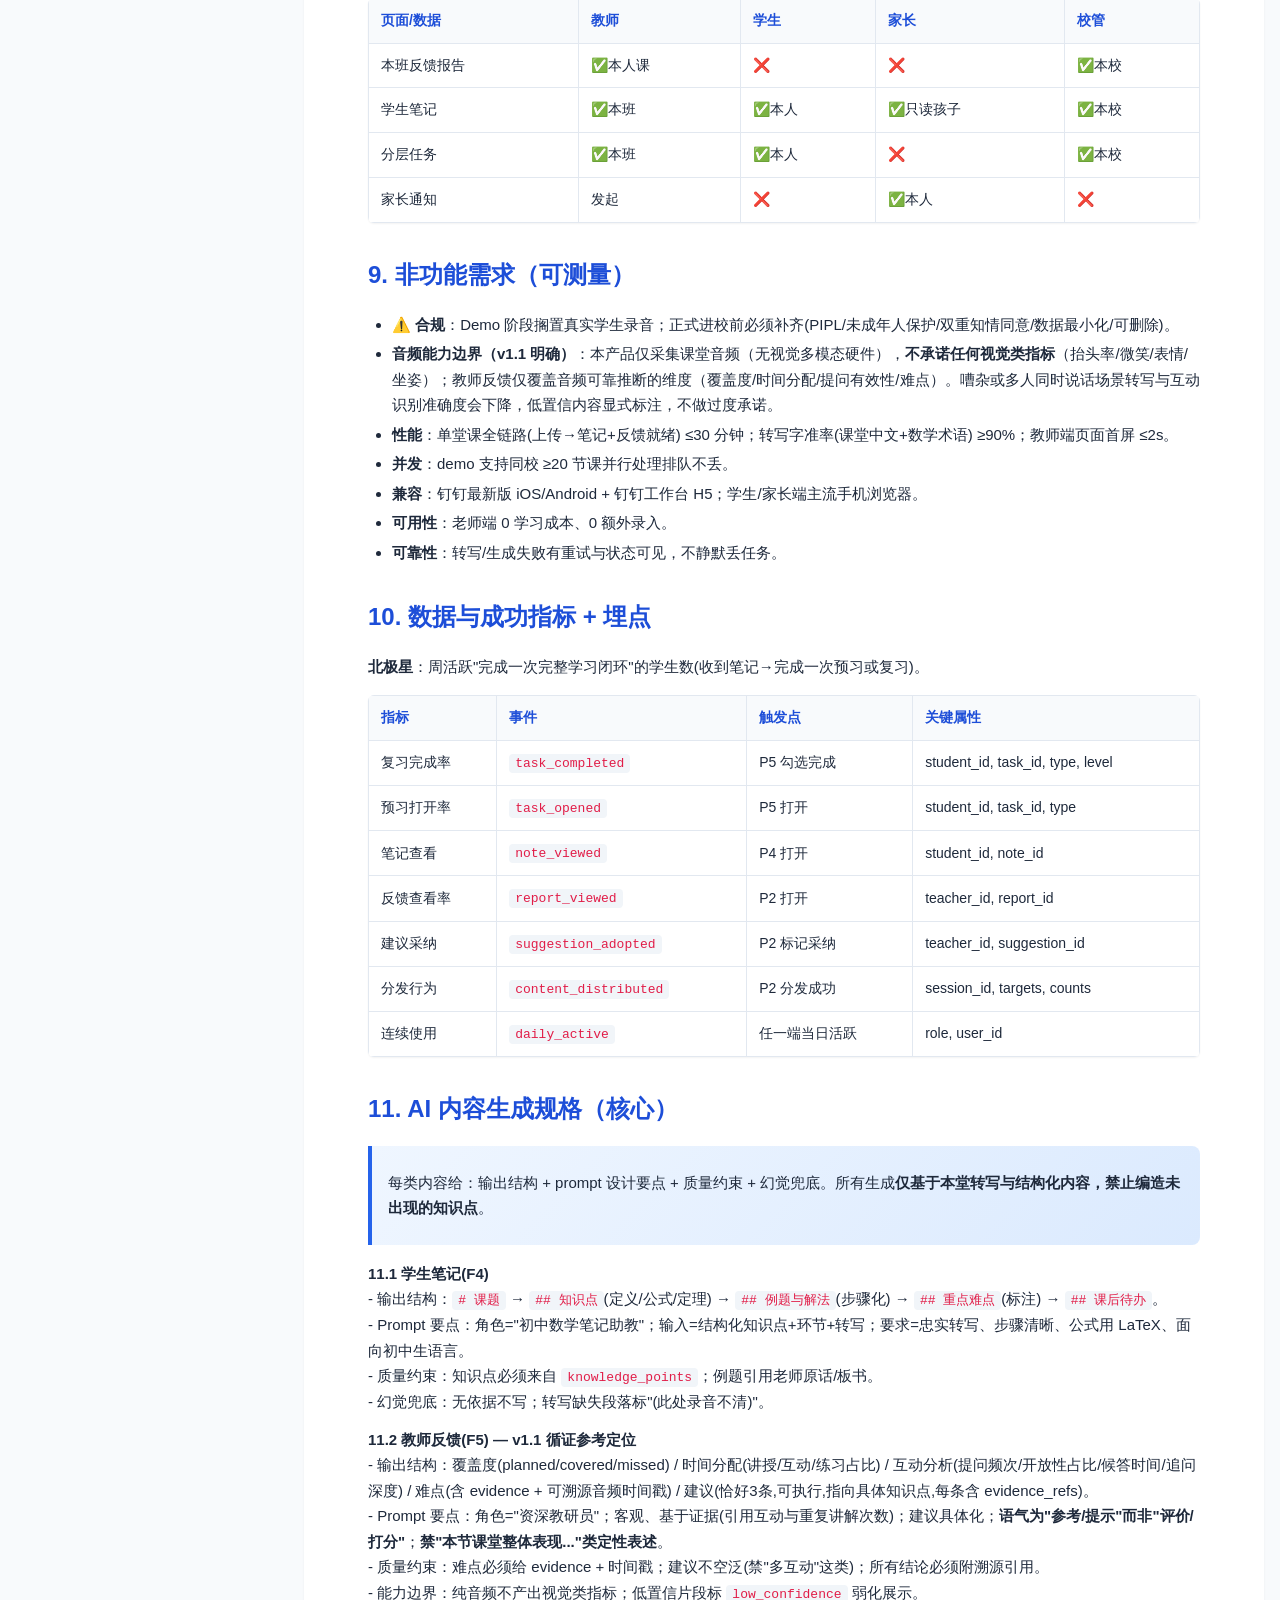
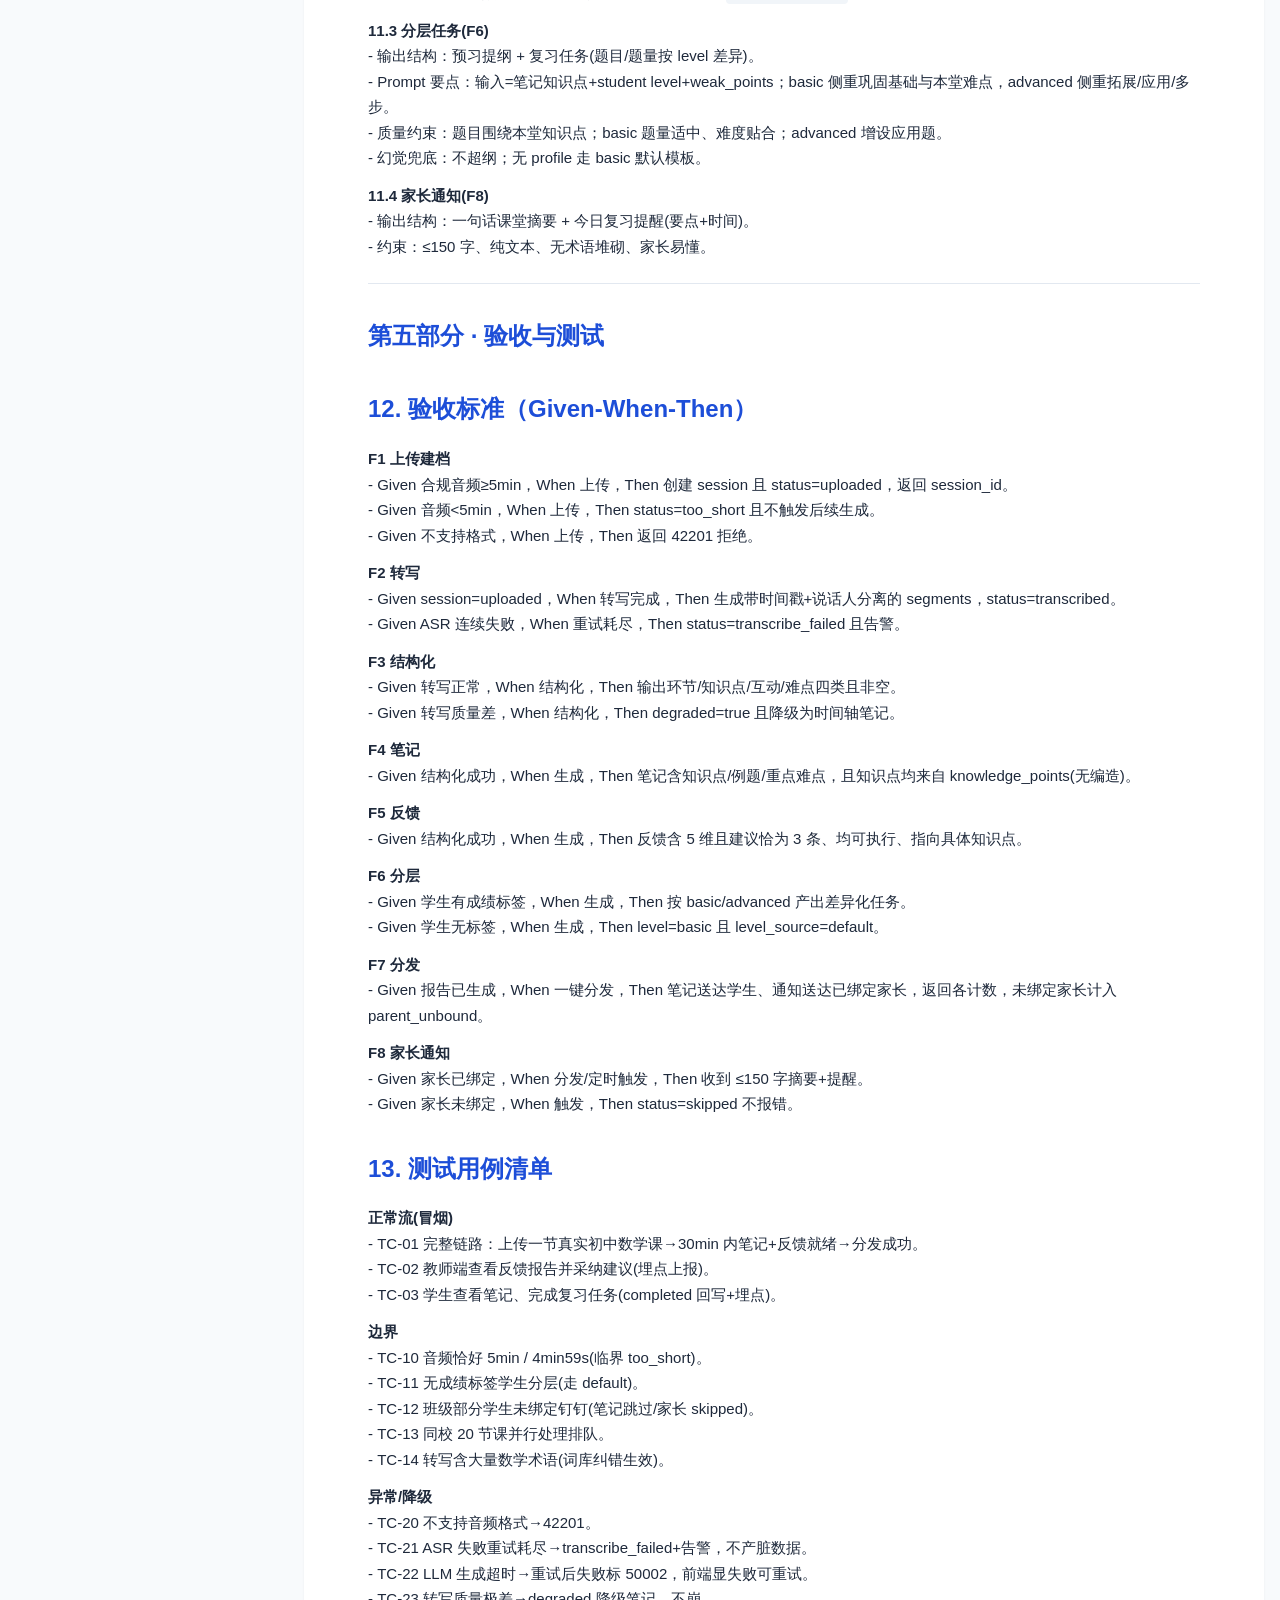
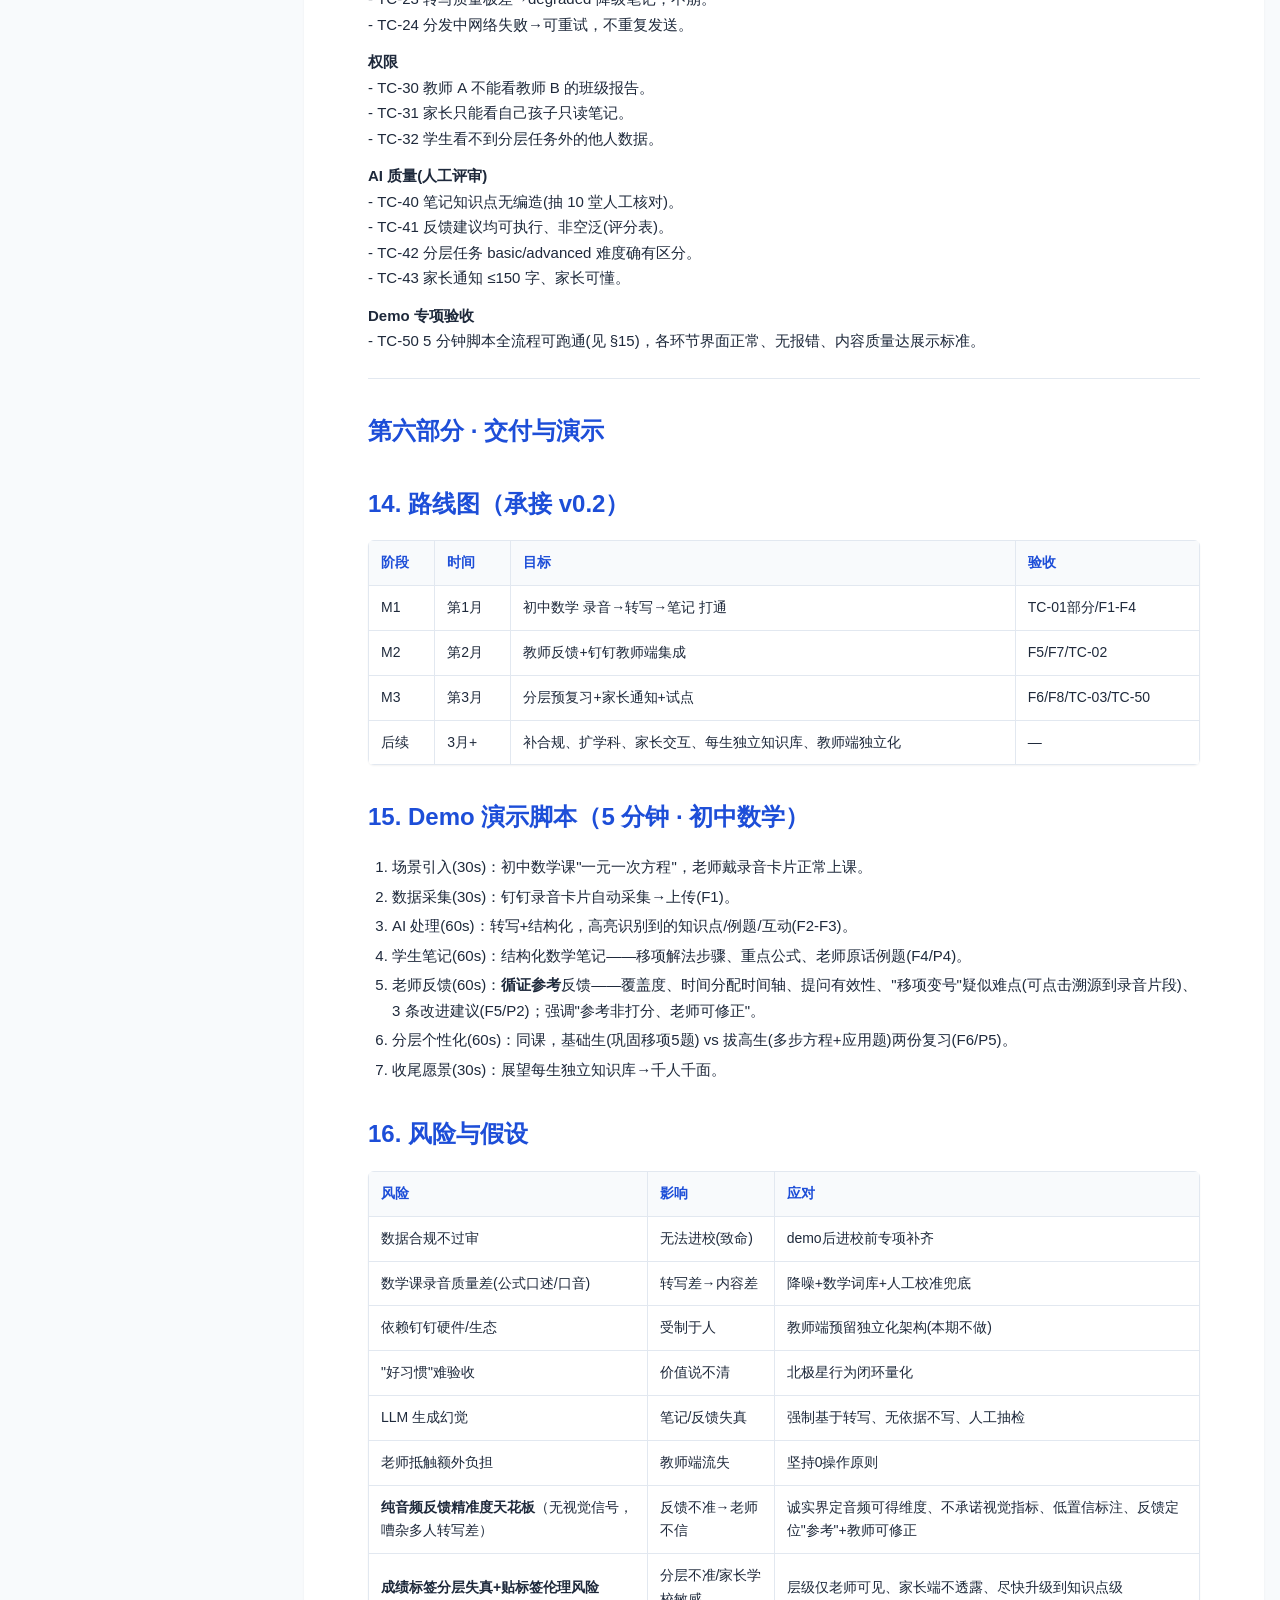
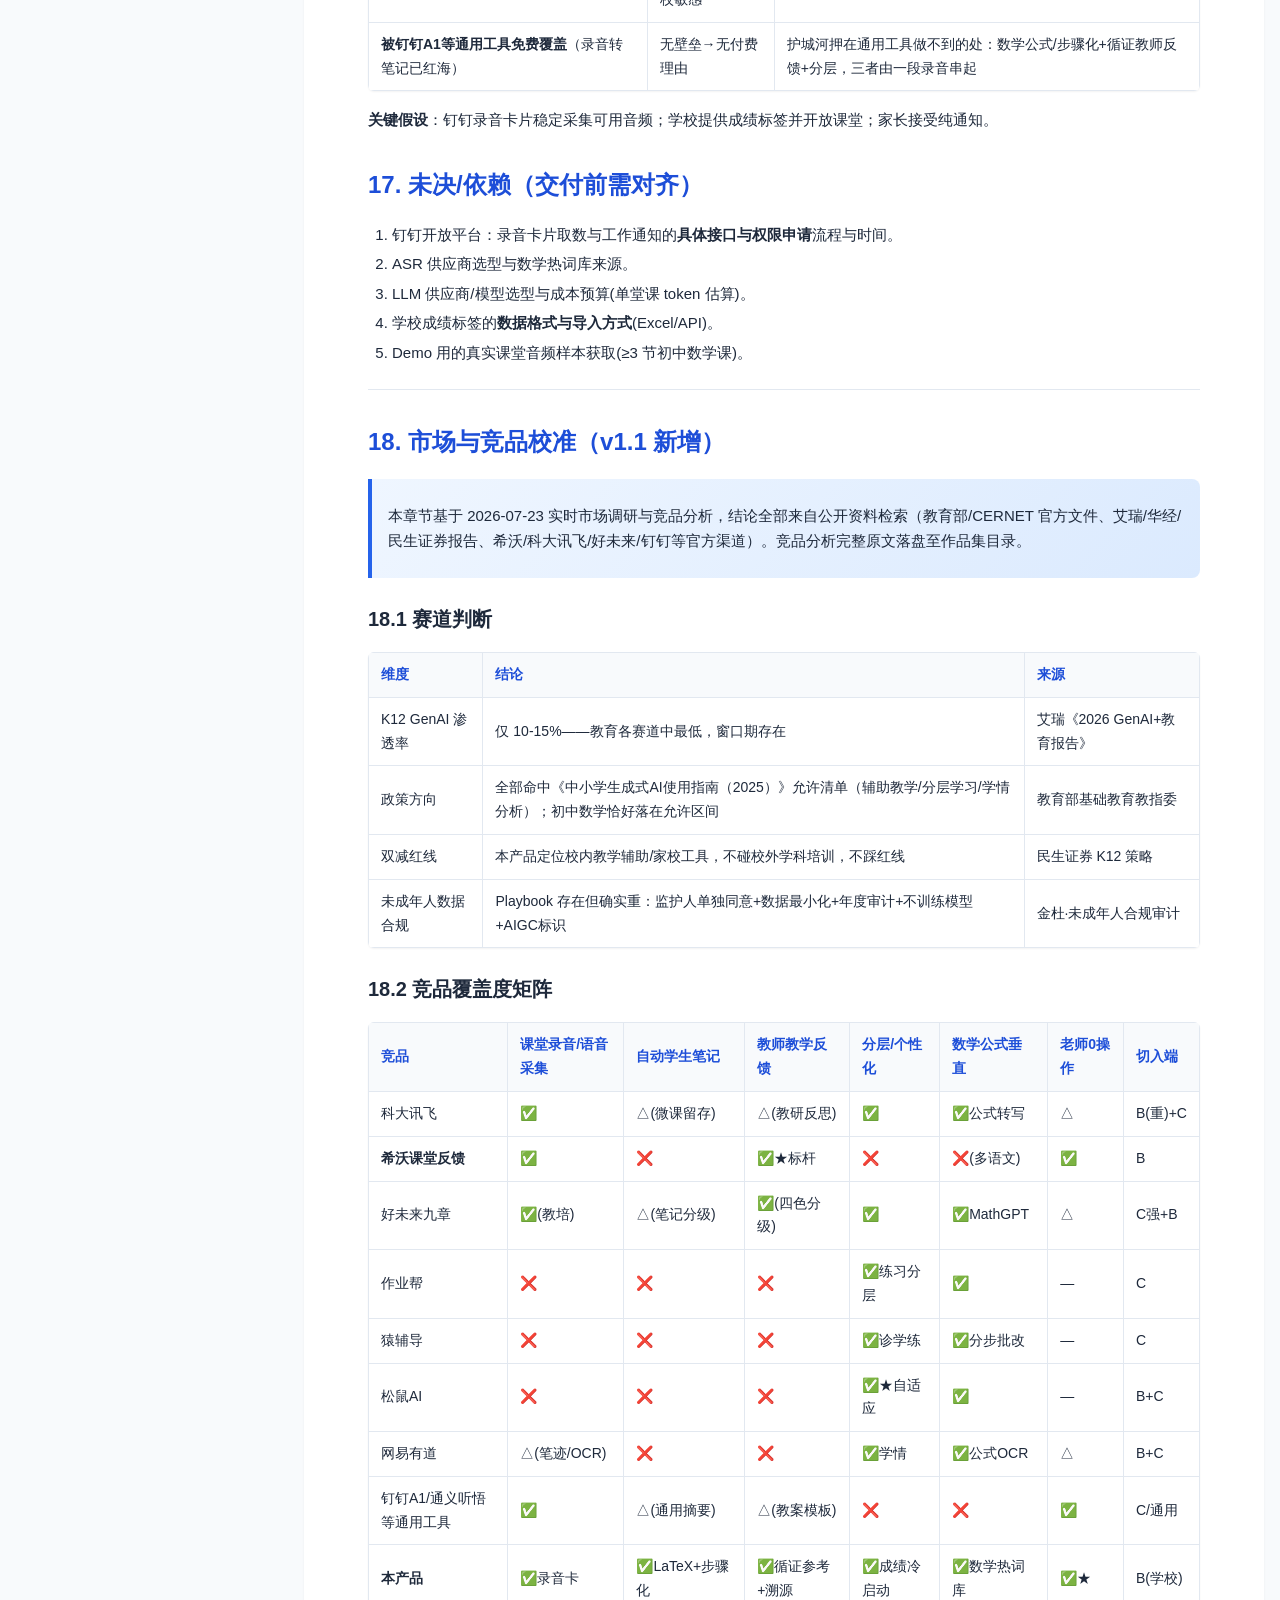
<file: k12-prd.html>
<!DOCTYPE html>
<html lang="zh-CN">
<head>
<meta charset="UTF-8">
<meta name="viewport" content="width=device-width, initial-scale=1.0">
<title>K12 课堂AI PRD | 仲超产品经理作品集</title>
<link rel="stylesheet" href="assets/style.css">
</head>
<body>
<div class="layout">
  <aside class="sidebar">
    <h1>仲超 · 产品经理</h1>
    <div class="subtitle">9年PM · 主攻AI产品<br>4年明品医学AI实战</div>
    
<div class="contact">
  <strong>📞 联系方式</strong>
  手机：187-1787-9424<br>
  邮箱：chao358@126.com<br>
  微信：仲超<br>
  所在地：上海·昆山花桥
</div>

    
<nav>
  <h3>📌 作品集首页</h3>
  <ul>
    <li><a href="index.html" class="section">墨帝教育 · 判判AI定向版</a></li>
  </ul>

  <h3>🏥 主牌 · 医疗AI 实战</h3>
  <ul>
    <li><a href="medical-cases.html">医疗AI 3 案例集</a></li>
    <li><a href="yinfa-prd.html">银发管家 PRD（已上线 demo）</a></li>
    <li><a href="yanglao-prd.html">养老AI助手 PRD</a></li>
    <li><a href="shanzhi-qa.html">善智星语 Q&A（30+问答）</a></li>
  </ul>

  <h3>📚 副牌 · 教育AI 探索</h3>
  <ul>
    <li><a href="k12-prd.html">K12 课堂AI PRD</a></li>
    <li><a href="k12-prototype.html">K12 课堂AI 原型</a></li>
    <li><a href="k12-competitive.html">K12 竞品分析</a></li>
  </ul>
</nav>

  </aside>
  <main>
    <h1 id="k12-ai-prd">K12 课堂 AI 学习习惯培养产品 · PRD（初中数学 · 可交付开发测试版）</h1>
<h2 id="0">0. 文档信息</h2>
<table>
<thead>
<tr>
<th>项</th>
<th>内容</th>
</tr>
</thead>
<tbody>
<tr>
<td>产品名称</td>
<td>（暂定）课堂 AI 学习伴侣 / ClassMate AI</td>
</tr>
<tr>
<td>文档版本</td>
<td><strong>v1.1（市场校准版 · 聚焦初中数学）</strong></td>
</tr>
<tr>
<td>撰写视角</td>
<td>产品经理</td>
</tr>
<tr>
<td>日期</td>
<td>2026-07-23</td>
</tr>
<tr>
<td>阶段</td>
<td>0→1，期望 3 个月内首版上线</td>
</tr>
<tr>
<td>关键合作方</td>
<td>钉钉（录音硬件 + 教师端载体）</td>
</tr>
<tr>
<td>Demo 学科</td>
<td><strong>初中数学</strong>（如：一元一次方程、全等三角形）</td>
</tr>
<tr>
<td>Demo 主线</td>
<td><strong>数学课堂录音 → 步骤化学生笔记（打穿通用工具的垂直空白）</strong>；教师反馈与分层做轻量演示</td>
</tr>
<tr>
<td>差异化一句话</td>
<td><strong>一段初中数学课堂录音，让老师 0 负担拿到循证教学反馈、让学生拿到公式步骤化的分层笔记</strong></td>
</tr>
<tr>
<td>交付对象</td>
<td>研发、测试、UI/交互</td>
</tr>
</tbody>
</table>
<blockquote>
<p>说明：v1.1 在 v1.0 基础上完成<strong>市场调研 + 竞品分析校准</strong>（详见 §18）：①收窄 Demo 主线到"数学步骤化笔记"这一通用工具做不出的垂直空白；②教师反馈从"评价打分"改为"循证参考 + 教师可修正"，新增溯源/提问分析/时间分配；③分层加可见性与伦理约束（层级只对老师可见）；④诚实界定纯音频的能力边界（不承诺视觉类指标）；⑤补充被竞品验证的高风险点到风险章节。v1.0 已具备的功能规格(FSD)、数据模型、接口契约、页面交互、AI 生成规格、埋点、验收/测试用例、非功能指标全部保留。合规实现 Demo 阶段搁置（§9），北极星指标见 §10。</p>
</blockquote>
<hr />
<h2 id="v02">第一部分 · 产品定义（承接 v0.2，已收敛）</h2>
<h2 id="1">1. 背景与问题定义</h2>
<p><strong>背景</strong>：公司在 K12 学校教育方向做 0→1 孵化（同期探索医疗/影视 AIGC/法律，本产品聚焦教育线）。硬件不自研，与钉钉合作，用其课堂录音卡片设备采集课堂数据，直接嵌入学校教学流程。</p>
<p><strong>核心问题</strong>：<br />
- 学生：课堂信息转瞬即逝，记笔记=漏听讲；课后不知道预习/复习什么。<br />
- 教师：面对几十个学生无法即时感知教学效果，反馈滞后。<br />
- 共性：班级授课制下因材施教难落地。</p>
<p><strong>产品目标（一句话）</strong>：以课堂录音为数据源，用 AI 降低师生信息处理成本，把"培养良好学习习惯"落成可执行、可量化的日常动作。</p>
<h2 id="2">2. 定位 / 用户 / 价值（摘要）</h2>
<ul>
<li>定位：嵌入 K12 学校教学流程的 AI 教学助手，B端切入（学校/老师），服务 C端（学生/家长）。Demo 聚焦初中数学。</li>
<li><strong>差异化定位（市场校准后）</strong>：市场已被割裂的单点产品占据——希沃只做教师反馈（重硬件/校端教研）、松鼠/作业帮只做学生分层（不碰课堂）、钉钉A1/通义听悟只做通用录音摘要（不做学科/反馈/分层）。<strong>本产品是唯一把"同一段课堂录音"同时转成①学生分层笔记②教师循证反馈③家长通知的"一鱼三吃"轻量工具</strong>，且死磕初中数学垂直（公式/步骤/知识点热词）+ 老师0操作0硬件改造。详见 §18。</li>
<li>核心用户：初中数学老师（主）、初中学生（核心）、家长（外围·纯通知）、学校管理者（决策）。</li>
<li>价值：老师 0 操作拿反馈；学生专心听、课后拿笔记+分层预复习；学校沉淀教学数据资产。</li>
</ul>
<h2 id="3-moscow-v11">3. 范围与优先级（MoSCoW · v1.1 市场校准）</h2>
<blockquote>
<p>v1.1 调整说明：①Demo 主线收窄——"数学步骤化学生笔记"为唯一必须打穿的深水区（通用工具做不出、纯音频可交付）；教师反馈与分层做轻量演示版，避免三头都浅。②教师反馈剔除视觉类指标（纯音频采不到抬头率/微笑），仅承诺音频可靠产出的维度。③分层"知识点级"明确为 v2 目标，Demo 用成绩标签冷启动的 basic/advanced 仅供老师参考。</p>
</blockquote>
<table>
<thead>
<tr>
<th>优先级</th>
<th>功能</th>
<th>面向</th>
</tr>
</thead>
<tbody>
<tr>
<td>Must</td>
<td>课堂录音转写+结构化</td>
<td>系统</td>
</tr>
<tr>
<td>Must</td>
<td><strong>学生·数学步骤化笔记生成（Demo 打穿主线）</strong></td>
<td>学生</td>
</tr>
<tr>
<td>Must</td>
<td>教师端（钉钉内）查看与分发</td>
<td>老师</td>
</tr>
<tr>
<td>Should</td>
<td>老师·上课反馈报告（<strong>循证参考定位·仅音频可得维度</strong>）</td>
<td>老师</td>
</tr>
<tr>
<td>Should</td>
<td>分层预习/复习内容（<strong>层级仅老师可见·总分冷启动，知识点级为v2</strong>）</td>
<td>学生</td>
</tr>
<tr>
<td>Should</td>
<td>数据合规与权限（⚠️Demo搁置）</td>
<td>全体</td>
</tr>
<tr>
<td>Could</td>
<td>家庭通知（摘要+提醒+1条"今日一句"轻建议）</td>
<td>家长</td>
</tr>
<tr>
<td>Won't本期</td>
<td>视觉类课堂指标（抬头率/微笑，需多模态硬件）</td>
<td>老师</td>
</tr>
<tr>
<td>Won't本期</td>
<td>学生手写/答题 OCR 补录（分层证据增强）</td>
<td>学生</td>
</tr>
<tr>
<td>Won't本期</td>
<td>知识点级分层 / 每生独立知识库 / 千人千面</td>
<td>学生</td>
</tr>
<tr>
<td>Won't本期</td>
<td>管理者聚合报表（备课组/年级/校级横向对比）</td>
<td>校管</td>
</tr>
<tr>
<td>Won't本期</td>
<td>教师端独立化（脱钉钉）</td>
<td>老师</td>
</tr>
</tbody>
</table>
<h2 id="4-2026-07-23">4. 已收敛决策（2026-07-23）</h2>
<table>
<thead>
<tr>
<th>#</th>
<th>议题</th>
<th>决策</th>
</tr>
</thead>
<tbody>
<tr>
<td>1</td>
<td>Demo 学科</td>
<td>初中数学</td>
</tr>
<tr>
<td>2</td>
<td>分层数据来源</td>
<td>学校成绩标签 + 系统建档细化</td>
</tr>
<tr>
<td>3</td>
<td>家长端</td>
<td>纯通知（不做交互）</td>
</tr>
<tr>
<td>4</td>
<td>录音合规</td>
<td>Demo 搁置，进校前补齐</td>
</tr>
<tr>
<td>5</td>
<td>教师端独立化</td>
<td>暂搁置，寄生钉钉</td>
</tr>
<tr>
<td>6</td>
<td><strong>Demo 主线（v1.1 新增）</strong></td>
<td><strong>聚焦"数学步骤化学生笔记"打穿，教师反馈+分层做轻量演示</strong>（市场校准：纯录音转笔记无壁垒会被钉钉A1免费覆盖，必须靠数学公式/步骤化/分层做出通用工具给不了的增量；详见§18）</td>
</tr>
</tbody>
</table>
<hr />
<h2 id="fsd">第二部分 · 功能规格详述（FSD）</h2>
<blockquote>
<p>约定：每个功能给出【触发】【输入】【处理规则】【输出】【边界/异常与降级】。字段命名同 §6 数据模型。</p>
</blockquote>
<h2 id="5">5. 系统主链路</h2>
<pre><code>钉钉录音卡片采集音频
  → [F1] 音频上传与课堂建档
  → [F2] ASR 转写
  → [F3] 结构化理解(分环节/识别数学知识点/捕捉互动)
      ├→ [F4] 学生课堂笔记生成
      ├→ [F5] 教师上课反馈生成
      └→ [F6] 分层预习/复习生成
  → [F7] 教师端查看与分发
  → [F8] 家长纯通知
</code></pre>
<h3 id="f1">F1 音频上传与课堂建档</h3>
<ul>
<li><strong>触发</strong>：一节课结束，录音卡片音频经钉钉侧回传；或教师端手动上传（demo 兜底）。</li>
<li><strong>输入</strong>：<code>audio_file</code>(音频)、<code>class_id</code>、<code>teacher_id</code>、<code>subject=math</code>、<code>start_time</code>、<code>duration</code>、<code>topic</code>(可选，课题)。</li>
<li><strong>处理规则</strong>：</li>
<li>校验音频格式(mp3/wav/m4a)、时长(≥5 分钟才处理，&lt;5 分钟标记 <code>too_short</code>)。</li>
<li>创建 <code>ClassSession</code> 记录，状态置 <code>uploaded</code>。</li>
<li>触发异步转写任务。</li>
<li><strong>输出</strong>：<code>session_id</code> + 状态 <code>uploaded</code>。</li>
<li><strong>边界/异常</strong>：格式不支持→拒绝并提示；时长过短→<code>too_short</code> 不生成内容；上传失败→可重试 3 次。</li>
</ul>
<h3 id="f2-asr">F2 ASR 转写</h3>
<ul>
<li><strong>触发</strong>：F1 建档成功后异步调用。</li>
<li><strong>输入</strong>：<code>session_id</code> + 音频。</li>
<li><strong>处理规则</strong>：</li>
<li>调 ASR 服务，输出带时间戳与说话人分离(teacher/student)的转写文本。</li>
<li>应用<strong>数学学科词库</strong>纠错（如"移项/因式分解/一元一次方程"）。</li>
<li>写入 <code>Transcript</code>，状态 <code>transcribed</code>；失败置 <code>transcribe_failed</code>。</li>
<li><strong>输出</strong>：<code>transcript_id</code> + 分段文本(含 timestamp、speaker、text)。</li>
<li><strong>边界/异常</strong>：识别置信度低于阈值的段落标 <code>low_confidence=true</code>（供人工校准/前端弱化展示）；ASR 超时/失败→重试 2 次仍失败置 <code>transcribe_failed</code>，通知运营。</li>
</ul>
<h3 id="f3">F3 结构化理解</h3>
<ul>
<li><strong>触发</strong>：F2 成功后。</li>
<li><strong>输入</strong>：<code>transcript_id</code> 分段文本。</li>
<li><strong>处理规则</strong>（LLM）：</li>
<li>切分课堂环节（导入/新授/例题讲解/练习/小结）。</li>
<li>抽取本堂<strong>数学知识点</strong>列表（含公式/定理/解题方法）。</li>
<li>识别师生互动（提问/回答/讨论）及<strong>疑似难点</strong>（学生反应弱/反复讲解的环节）。</li>
<li><strong>输出</strong>：<code>StructuredContent</code>（环节数组、知识点数组、互动数组、难点数组）。</li>
<li><strong>边界/异常</strong>：转写质量差导致无法抽取→降级为"仅时间轴笔记"，并标 <code>degraded=true</code>。</li>
</ul>
<h3 id="f4">F4 学生课堂笔记生成</h3>
<ul>
<li><strong>触发</strong>：F3 成功后。</li>
<li><strong>输入</strong>：<code>StructuredContent</code> + <code>subject=math</code>。</li>
<li><strong>处理规则</strong>：按数学笔记模板生成（见 §11 AI 规格）；重点/难点标注；例题解法步骤化；公式规范排版(LaTeX/图片)。</li>
<li><strong>输出</strong>：<code>Note</code>（markdown 结构化正文 + 知识点标签 + 重点/难点 flag）。</li>
<li><strong>边界/异常</strong>：内容为空→不生成，标 <code>no_content</code>；生成超时→重试1次。</li>
</ul>
<h3 id="f5-v11">F5 教师上课反馈生成（v1.1 循证参考定位）</h3>
<ul>
<li><strong>触发</strong>：F3 成功后（与 F4 并行）。</li>
<li><strong>输入</strong>：<code>StructuredContent</code> + <code>Transcript</code>（含时间戳，用于溯源）。</li>
<li><strong>定位（v1.1 关键校准）</strong>：反馈为<strong>"提示/参考"而非"评价/打分"</strong>——命中政策红线"严禁直接用 AI 输出作为评价结论"，也规避行业公认痛点（AI 判题不准→老师不信）。每份报告保留<strong>教师修正/采纳/忽略入口</strong>。</li>
<li><strong>处理规则</strong>：生成以下维度反馈——</li>
<li>①知识点覆盖度（planned/covered/missed）</li>
<li>②课堂时间分配（讲授 / 互动 / 练习 时长占比，<strong>基于转写时间戳测算，可视化时间轴</strong>）</li>
<li>③师生互动·提问有效性（<strong>提问频次、开放性提问占比、候答时间、追问深度</strong>，替代原粗粒度"互动"）</li>
<li>④疑似难点（含 evidence）</li>
<li>⑤可执行改进建议（恰好 3 条，指向具体知识点）</li>
<li><strong>溯源（v1.1 新增·最重要）</strong>：每条结论/难点/建议须附 <code>evidence_refs</code>——可跳转回对应转写片段与<strong>音频时间戳</strong>（对标希沃"证据链"卖点；无溯源老师不信）。</li>
<li><strong>输出</strong>：<code>FeedbackReport</code>（结构化维度 + 建议数组 + 每项 <code>evidence_refs</code>）。</li>
<li><strong>能力边界（v1.1 诚实声明）</strong>：纯音频<strong>不采集视觉信号</strong>（抬头率/微笑/表情），故<strong>不产出任何视觉类指标</strong>；嘈杂/多人同时说话的片段，互动与节奏识别置信度下降，低置信结论标 <code>low_confidence</code> 并弱化展示。</li>
<li><strong>约束</strong>：不增加老师任何录入；建议必须可执行、具体到知识点；结论以参考语气呈现，禁"给老师打分定性"。</li>
</ul>
<h3 id="f6">F6 分层预习/复习生成</h3>
<ul>
<li><strong>触发</strong>：F4 完成后，按班级学生名单逐人生成。</li>
<li><strong>输入</strong>：<code>Note</code> + 每个学生的 <code>level</code>(basic/advanced)。</li>
<li><strong>分层规则（双来源）</strong>：</li>
<li><strong>冷启动</strong>：读学校提供的数学成绩标签 → basic / advanced。</li>
<li><strong>建档细化</strong>：随使用回流(笔记完成度、复习正确率、错题分布)更新 <code>StudentProfile</code>，动态修正 level。</li>
<li>无成绩标签的学生→默认 basic，并标 <code>level_source=default</code>。</li>
<li><strong>输出</strong>：每生一份 <code>LearningTask</code>（预习提纲 + 复习任务，按档差异化难度/题量）。</li>
<li><strong>可见性与伦理约束（v1.1 新增）</strong>：分层层级（basic/advanced）<strong>仅对老师可见</strong>，作教学参考；<strong>家长端纯通知绝不透露层级</strong>，学生端也不显式标注"你被分到 basic"——规避"给学生贴标签/教育公平"敏感线（对标松鼠/作业帮均避免用单一总分给学生贴层）。</li>
<li><strong>失真风险与演进（v1.1 新增）</strong>：Demo 用学校成绩标签（总分）冷启动，须明确其<strong>局限——总分掩盖具体知识点漏洞</strong>；分层维度<strong>尽快从总分升级到知识点级</strong>（v2 目标，结合 <code>weak_points</code> 回流），避免静态标签失真。</li>
<li><strong>边界/异常</strong>：学生名单缺失→仅生成班级通用版；某生 profile 缺失→走 default。</li>
</ul>
<h3 id="f7">F7 教师端查看与分发（钉钉内）</h3>
<ul>
<li><strong>触发</strong>：F5 完成，教师打开钉钉工作台入口。</li>
<li><strong>功能</strong>：课堂列表→反馈报告详情→一键分发(笔记给学生/通知给家长)。</li>
<li><strong>边界/异常</strong>：内容生成中→展示"处理中"状态；分发失败→可重试并提示。</li>
</ul>
<h3 id="f8">F8 家长纯通知</h3>
<ul>
<li><strong>触发</strong>：教师分发 或 系统定时(课后 + 复习提醒时间点)。</li>
<li><strong>功能</strong>：推送今日数学课堂摘要 + 复习提醒（纯展示，无交互）。</li>
<li><strong>边界/异常</strong>：家长未绑定→跳过并记录 <code>parent_unbound</code>。</li>
</ul>
<hr />
<h2 id="_1">第三部分 · 数据与接口</h2>
<h2 id="6">6. 数据模型（核心实体）</h2>
<blockquote>
<p>Demo 级，字段可扩展。类型示意：str/int/enum/datetime/json/text。</p>
</blockquote>
<p><strong>School</strong>：<code>school_id</code>(PK), <code>name</code><br />
<strong>Class</strong>：<code>class_id</code>(PK), <code>school_id</code>(FK), <code>name</code>(如"初二3班"), <code>grade</code><br />
<strong>Teacher</strong>：<code>teacher_id</code>(PK), <code>school_id</code>, <code>name</code>, <code>dingtalk_userid</code>, <code>subject</code><br />
<strong>Student</strong>：<code>student_id</code>(PK), <code>class_id</code>, <code>name</code>, <code>dingtalk_userid</code>(可空)<br />
<strong>Parent</strong>：<code>parent_id</code>(PK), <code>student_id</code>(FK), <code>dingtalk_userid</code>(可空), <code>bound</code>(bool)<br />
<strong>ClassSession</strong>（课堂）：<code>session_id</code>(PK), <code>class_id</code>, <code>teacher_id</code>, <code>subject</code>, <code>topic</code>, <code>start_time</code>, <code>duration</code>, <code>status</code>(enum: uploaded/transcribed/structured/generated/failed/too_short), <code>created_at</code><br />
<strong>Transcript</strong>：<code>transcript_id</code>(PK), <code>session_id</code>(FK), <code>segments</code>(json: [{start,end,speaker,text,low_confidence}]), <code>status</code><br />
<strong>StructuredContent</strong>：<code>struct_id</code>(PK), <code>session_id</code>, <code>phases</code>(json), <code>knowledge_points</code>(json), <code>interactions</code>(json), <code>difficulties</code>(json), <code>degraded</code>(bool)<br />
<strong>Note</strong>（学生笔记）：<code>note_id</code>(PK), <code>session_id</code>, <code>content_md</code>(text), <code>knowledge_tags</code>(json), <code>highlights</code>(json), <code>status</code><br />
<strong>FeedbackReport</strong>（教师反馈）：<code>report_id</code>(PK), <code>session_id</code>, <code>coverage</code>(json), <code>time_distribution</code>(json: {lecture_pct,interaction_pct,practice_pct}), <code>interaction_analysis</code>(json: {total_questions,open_ended_pct,avg_wait_sec,follow_up_depth}), <code>difficulties</code>(json: [{point,evidence,evidence_refs}]), <code>suggestions</code>(json: 3条,每条含 evidence_refs), <code>low_confidence</code>(bool), <code>teacher_action</code>(json: 每项的 采纳/忽略/修正), <code>status</code><br />
<strong>StudentProfile</strong>（学生画像/建档）：<code>student_id</code>(PK), <code>level</code>(enum: basic/advanced), <code>level_source</code>(enum: school_score/system_built/default), <code>note_completion_rate</code>(float), <code>review_accuracy</code>(float), <code>weak_points</code>(json), <code>updated_at</code><br />
<strong>LearningTask</strong>（分层任务）：<code>task_id</code>(PK), <code>student_id</code>, <code>session_id</code>, <code>type</code>(enum: preview/review), <code>level</code>, <code>content_md</code>(text), <code>item_count</code>(int), <code>completed</code>(bool)<br />
<strong>Notification</strong>（家长通知）：<code>notif_id</code>(PK), <code>parent_id</code>, <code>session_id</code>, <code>type</code>(enum: summary/reminder), <code>content</code>(text), <code>sent_at</code>, <code>status</code>(enum: sent/failed/skipped)</p>
<p><strong>关系（ER 摘要）</strong>：School 1-N Class 1-N Student 1-1 StudentProfile；Student 1-N Parent；Class 1-N ClassSession 1-1 Transcript 1-1 StructuredContent；ClassSession 1-1 Note、1-1 FeedbackReport、1-N LearningTask；Parent 1-N Notification。</p>
<h2 id="7-api-demo">7. 接口契约（API · demo 级示例）</h2>
<blockquote>
<p>统一：REST/JSON，<code>Content-Type: application/json</code>；鉴权 Header <code>Authorization: Bearer &lt;token&gt;</code>；统一错误体 <code>{"code":int,"msg":str,"data":null}</code>。错误码：0成功 / 40001参数错 / 40101未授权 / 42201音频不合规 / 42202时长过短 / 50001转写失败 / 50002生成失败 / 50000系统错。</p>
</blockquote>
<p><strong>内部接口</strong></p>
<p><code>POST /api/v1/sessions</code> — 上传音频并建档(F1)</p>
<pre><code class="language-json">// 请求 (multipart: audio_file + 下列 json 字段)
{&quot;class_id&quot;:&quot;c_1001&quot;,&quot;teacher_id&quot;:&quot;t_2001&quot;,&quot;subject&quot;:&quot;math&quot;,&quot;start_time&quot;:&quot;2026-07-23T08:00:00+08:00&quot;,&quot;duration&quot;:2700,&quot;topic&quot;:&quot;一元一次方程&quot;}
// 响应
{&quot;code&quot;:0,&quot;msg&quot;:&quot;ok&quot;,&quot;data&quot;:{&quot;session_id&quot;:&quot;s_30001&quot;,&quot;status&quot;:&quot;uploaded&quot;}}
</code></pre>
<p><code>POST /api/v1/asr/callback</code> — ASR 回调写转写(F2，供 ASR 服务回调)</p>
<pre><code class="language-json">// 请求
{&quot;session_id&quot;:&quot;s_30001&quot;,&quot;segments&quot;:[{&quot;start&quot;:0.0,&quot;end&quot;:5.2,&quot;speaker&quot;:&quot;teacher&quot;,&quot;text&quot;:&quot;今天我们学习一元一次方程&quot;,&quot;low_confidence&quot;:false}]}
// 响应
{&quot;code&quot;:0,&quot;msg&quot;:&quot;ok&quot;,&quot;data&quot;:{&quot;transcript_id&quot;:&quot;tr_40001&quot;,&quot;status&quot;:&quot;transcribed&quot;}}
</code></pre>
<p><code>POST /api/v1/sessions/{session_id}/generate</code> — 触发结构化+内容生成(F3-F6)</p>
<pre><code class="language-json">{&quot;code&quot;:0,&quot;msg&quot;:&quot;ok&quot;,&quot;data&quot;:{&quot;status&quot;:&quot;generating&quot;}}
</code></pre>
<p><code>GET /api/v1/sessions/{session_id}</code> — 查询课堂状态与产物索引</p>
<pre><code class="language-json">{&quot;code&quot;:0,&quot;msg&quot;:&quot;ok&quot;,&quot;data&quot;:{&quot;session_id&quot;:&quot;s_30001&quot;,&quot;status&quot;:&quot;generated&quot;,&quot;note_id&quot;:&quot;n_50001&quot;,&quot;report_id&quot;:&quot;r_60001&quot;,&quot;task_ids&quot;:[&quot;lt_1&quot;,&quot;lt_2&quot;]}}
</code></pre>
<p><code>GET /api/v1/notes/{note_id}</code> — 学生笔记详情(F4)</p>
<pre><code class="language-json">{&quot;code&quot;:0,&quot;msg&quot;:&quot;ok&quot;,&quot;data&quot;:{&quot;note_id&quot;:&quot;n_50001&quot;,&quot;content_md&quot;:&quot;# 一元一次方程\n## 知识点\n- 定义...&quot;,&quot;knowledge_tags&quot;:[&quot;一元一次方程&quot;,&quot;移项&quot;,&quot;合并同类项&quot;],&quot;highlights&quot;:[{&quot;point&quot;:&quot;移项要变号&quot;,&quot;type&quot;:&quot;difficulty&quot;}]}}
</code></pre>
<p><code>GET /api/v1/reports/{report_id}</code> — 教师反馈详情(F5)</p>
<pre><code class="language-json">{&quot;code&quot;:0,&quot;msg&quot;:&quot;ok&quot;,&quot;data&quot;:{&quot;report_id&quot;:&quot;r_60001&quot;,&quot;coverage&quot;:{&quot;planned&quot;:5,&quot;covered&quot;:4,&quot;missed&quot;:[&quot;实际应用题&quot;]},&quot;time_distribution&quot;:{&quot;lecture_pct&quot;:60,&quot;interaction_pct&quot;:25,&quot;practice_pct&quot;:15},&quot;interaction_analysis&quot;:{&quot;total_questions&quot;:6,&quot;open_ended_pct&quot;:33,&quot;avg_wait_sec&quot;:2.5,&quot;follow_up_depth&quot;:1},&quot;difficulties&quot;:[{&quot;point&quot;:&quot;移项变号&quot;,&quot;evidence&quot;:&quot;该环节重复讲解2次，学生追问多&quot;,&quot;evidence_refs&quot;:[{&quot;segment_start&quot;:180.0,&quot;segment_end&quot;:320.0,&quot;text&quot;:&quot;学生：老师，移项为什么变号？&quot;}]}],&quot;suggestions&quot;:[&quot;移项环节增加1道对比练习&quot;,&quot;应用题建议下节课补充&quot;,&quot;例题放慢，留2分钟自主计算&quot;],&quot;low_confidence&quot;:false}}
</code></pre>
<p><code>GET /api/v1/students/{student_id}/tasks?session_id=</code> — 分层任务(F6)</p>
<pre><code class="language-json">{&quot;code&quot;:0,&quot;msg&quot;:&quot;ok&quot;,&quot;data&quot;:{&quot;tasks&quot;:[{&quot;task_id&quot;:&quot;lt_1&quot;,&quot;type&quot;:&quot;review&quot;,&quot;level&quot;:&quot;basic&quot;,&quot;content_md&quot;:&quot;复习：完成移项练习5题...&quot;,&quot;item_count&quot;:5}]}}
</code></pre>
<p><code>POST /api/v1/sessions/{session_id}/distribute</code> — 一键分发(F7)</p>
<pre><code class="language-json">// 请求
{&quot;targets&quot;:[&quot;students&quot;,&quot;parents&quot;]}
// 响应
{&quot;code&quot;:0,&quot;msg&quot;:&quot;ok&quot;,&quot;data&quot;:{&quot;note_sent&quot;:42,&quot;parent_notified&quot;:38,&quot;parent_unbound&quot;:4}}
</code></pre>
<p><strong>外部对接（demo 级说明）</strong></p>
<ul>
<li><strong>钉钉</strong>：①教师端载体——通过钉钉工作台 H5/微应用嵌入，用钉钉免登获取 <code>dingtalk_userid</code> 映射 <code>teacher_id</code>；②录音卡片取数——从钉钉侧回调/拉取课堂音频(接口以钉钉开放平台文档为准，demo 可用手动上传兜底)；③家长通知——经钉钉消息/工作通知下发。</li>
<li><strong>ASR 服务</strong>：<code>POST {asr_endpoint}/transcribe</code>，入参音频URL+<code>hotwords=数学词库</code>，异步回调本系统 <code>/api/v1/asr/callback</code>。<strong>热词库开放校本自定义（v1.1）</strong>：支持学校/老师按教材版本、常用口头表述导入自定义热词（对标讯飞听见/通义听悟；B端落地刚需）——<code>hotwords</code> = 系统数学基础词库 ∪ 校本自定义词库。</li>
<li><strong>LLM 服务</strong>：内容生成统一走内部生成服务封装(prompt 见 §11)，入参 <code>StructuredContent</code>，出参对应结构化 JSON；需设置超时与重试。</li>
</ul>
<hr />
<h2 id="ai">第四部分 · 前端与 AI</h2>
<h2 id="8">8. 页面与交互清单</h2>
<blockquote>
<p>每页给：元素 / 交互 / 状态(加载·空·失败·成功) / 跳转。</p>
</blockquote>
<p><strong>教师端（钉钉微应用）</strong></p>
<p>P1 课堂列表<br />
- 元素：日期筛选、课堂卡片(课题/时间/状态徽标)<br />
- 交互：点卡片→P2；下拉刷新<br />
- 状态：加载骨架 / 空("暂无课堂记录") / 失败(重试) / 成功列表<br />
- 跳转：→P2</p>
<p>P2 反馈报告详情<br />
- 元素：5 维反馈(覆盖/节奏/互动/难点/3条建议)、一键分发按钮<br />
- 交互：展开难点证据、点"分发"→弹分发确认(学生笔记/家长通知多选)<br />
- 状态：处理中("内容生成中，约需30分钟") / 失败 / 成功 / 分发中/分发结果 toast<br />
- 跳转：→P3(可选查看对应学生笔记预览)</p>
<p>P3 笔记预览（教师视角）<br />
- 元素：与学生笔记同源只读预览<br />
- 状态：加载/空/成功</p>
<p><strong>学生端（钉钉或轻 H5）</strong></p>
<p>P4 课堂笔记详情<br />
- 元素：知识点树、重点/难点高亮、例题解题步骤、公式排版<br />
- 交互：折叠展开、标记"已复习"<br />
- 状态：加载/空/失败/成功<br />
- 跳转：→P5</p>
<p>P5 预习/复习任务<br />
- 元素：任务列表(按 basic/advanced 差异)、题量、完成勾选<br />
- 交互：勾选完成→回写 <code>LearningTask.completed</code>(埋点)<br />
- 状态：加载/空("今日无任务")/成功</p>
<p><strong>家长端（钉钉工作通知 · 纯展示）</strong></p>
<p>P6 通知详情<br />
- 元素：今日数学课堂摘要 + 复习提醒文本<br />
- 交互：无（纯展示，点击可跳 P4 只读，可选）<br />
- 状态：展示 / (未绑定则不下发)</p>
<p><strong>权限矩阵</strong></p>
<table>
<thead>
<tr>
<th>页面/数据</th>
<th>教师</th>
<th>学生</th>
<th>家长</th>
<th>校管</th>
</tr>
</thead>
<tbody>
<tr>
<td>本班反馈报告</td>
<td>✅本人课</td>
<td>❌</td>
<td>❌</td>
<td>✅本校</td>
</tr>
<tr>
<td>学生笔记</td>
<td>✅本班</td>
<td>✅本人</td>
<td>✅只读孩子</td>
<td>✅本校</td>
</tr>
<tr>
<td>分层任务</td>
<td>✅本班</td>
<td>✅本人</td>
<td>❌</td>
<td>✅本校</td>
</tr>
<tr>
<td>家长通知</td>
<td>发起</td>
<td>❌</td>
<td>✅本人</td>
<td>❌</td>
</tr>
</tbody>
</table>
<h2 id="9">9. 非功能需求（可测量）</h2>
<ul>
<li>⚠️ <strong>合规</strong>：Demo 阶段搁置真实学生录音；正式进校前必须补齐(PIPL/未成年人保护/双重知情同意/数据最小化/可删除)。</li>
<li><strong>音频能力边界（v1.1 明确）</strong>：本产品仅采集课堂音频（无视觉多模态硬件），<strong>不承诺任何视觉类指标</strong>（抬头率/微笑/表情/坐姿）；教师反馈仅覆盖音频可靠推断的维度（覆盖度/时间分配/提问有效性/难点）。嘈杂或多人同时说话场景转写与互动识别准确度会下降，低置信内容显式标注，不做过度承诺。</li>
<li><strong>性能</strong>：单堂课全链路(上传→笔记+反馈就绪) ≤30 分钟；转写字准率(课堂中文+数学术语) ≥90%；教师端页面首屏 ≤2s。</li>
<li><strong>并发</strong>：demo 支持同校 ≥20 节课并行处理排队不丢。</li>
<li><strong>兼容</strong>：钉钉最新版 iOS/Android + 钉钉工作台 H5；学生/家长端主流手机浏览器。</li>
<li><strong>可用性</strong>：老师端 0 学习成本、0 额外录入。</li>
<li><strong>可靠性</strong>：转写/生成失败有重试与状态可见，不静默丢任务。</li>
</ul>
<h2 id="10">10. 数据与成功指标 + 埋点</h2>
<p><strong>北极星</strong>：周活跃"完成一次完整学习闭环"的学生数(收到笔记→完成一次预习或复习)。</p>
<table>
<thead>
<tr>
<th>指标</th>
<th>事件</th>
<th>触发点</th>
<th>关键属性</th>
</tr>
</thead>
<tbody>
<tr>
<td>复习完成率</td>
<td><code>task_completed</code></td>
<td>P5 勾选完成</td>
<td>student_id, task_id, type, level</td>
</tr>
<tr>
<td>预习打开率</td>
<td><code>task_opened</code></td>
<td>P5 打开</td>
<td>student_id, task_id, type</td>
</tr>
<tr>
<td>笔记查看</td>
<td><code>note_viewed</code></td>
<td>P4 打开</td>
<td>student_id, note_id</td>
</tr>
<tr>
<td>反馈查看率</td>
<td><code>report_viewed</code></td>
<td>P2 打开</td>
<td>teacher_id, report_id</td>
</tr>
<tr>
<td>建议采纳</td>
<td><code>suggestion_adopted</code></td>
<td>P2 标记采纳</td>
<td>teacher_id, suggestion_id</td>
</tr>
<tr>
<td>分发行为</td>
<td><code>content_distributed</code></td>
<td>P2 分发成功</td>
<td>session_id, targets, counts</td>
</tr>
<tr>
<td>连续使用</td>
<td><code>daily_active</code></td>
<td>任一端当日活跃</td>
<td>role, user_id</td>
</tr>
</tbody>
</table>
<h2 id="11-ai">11. AI 内容生成规格（核心）</h2>
<blockquote>
<p>每类内容给：输出结构 + prompt 设计要点 + 质量约束 + 幻觉兜底。所有生成<strong>仅基于本堂转写与结构化内容，禁止编造未出现的知识点</strong>。</p>
</blockquote>
<p><strong>11.1 学生笔记(F4)</strong><br />
- 输出结构：<code># 课题</code> → <code>## 知识点</code>(定义/公式/定理) → <code>## 例题与解法</code>(步骤化) → <code>## 重点难点</code>(标注) → <code>## 课后待办</code>。<br />
- Prompt 要点：角色="初中数学笔记助教"；输入=结构化知识点+环节+转写；要求=忠实转写、步骤清晰、公式用 LaTeX、面向初中生语言。<br />
- 质量约束：知识点必须来自 <code>knowledge_points</code>；例题引用老师原话/板书。<br />
- 幻觉兜底：无依据不写；转写缺失段落标"(此处录音不清)"。</p>
<p><strong>11.2 教师反馈(F5) — v1.1 循证参考定位</strong><br />
- 输出结构：覆盖度(planned/covered/missed) / 时间分配(讲授/互动/练习占比) / 互动分析(提问频次/开放性占比/候答时间/追问深度) / 难点(含 evidence + 可溯源音频时间戳) / 建议(恰好3条,可执行,指向具体知识点,每条含 evidence_refs)。<br />
- Prompt 要点：角色="资深教研员"；客观、基于证据(引用互动与重复讲解次数)；建议具体化；<strong>语气为"参考/提示"而非"评价/打分"</strong>；<strong>禁"本节课堂整体表现..."类定性表述</strong>。<br />
- 质量约束：难点必须给 evidence + 时间戳；建议不空泛(禁"多互动"这类)；所有结论必须附溯源引用。<br />
- 能力边界：纯音频不产出视觉类指标；低置信片段标 <code>low_confidence</code> 弱化展示。</p>
<p><strong>11.3 分层任务(F6)</strong><br />
- 输出结构：预习提纲 + 复习任务(题目/题量按 level 差异)。<br />
- Prompt 要点：输入=笔记知识点+student level+weak_points；basic 侧重巩固基础与本堂难点，advanced 侧重拓展/应用/多步。<br />
- 质量约束：题目围绕本堂知识点；basic 题量适中、难度贴合；advanced 增设应用题。<br />
- 幻觉兜底：不超纲；无 profile 走 basic 默认模板。</p>
<p><strong>11.4 家长通知(F8)</strong><br />
- 输出结构：一句话课堂摘要 + 今日复习提醒(要点+时间)。<br />
- 约束：≤150 字、纯文本、无术语堆砌、家长易懂。</p>
<hr />
<h2 id="_2">第五部分 · 验收与测试</h2>
<h2 id="12-given-when-then">12. 验收标准（Given-When-Then）</h2>
<p><strong>F1 上传建档</strong><br />
- Given 合规音频≥5min，When 上传，Then 创建 session 且 status=uploaded，返回 session_id。<br />
- Given 音频&lt;5min，When 上传，Then status=too_short 且不触发后续生成。<br />
- Given 不支持格式，When 上传，Then 返回 42201 拒绝。</p>
<p><strong>F2 转写</strong><br />
- Given session=uploaded，When 转写完成，Then 生成带时间戳+说话人分离的 segments，status=transcribed。<br />
- Given ASR 连续失败，When 重试耗尽，Then status=transcribe_failed 且告警。</p>
<p><strong>F3 结构化</strong><br />
- Given 转写正常，When 结构化，Then 输出环节/知识点/互动/难点四类且非空。<br />
- Given 转写质量差，When 结构化，Then degraded=true 且降级为时间轴笔记。</p>
<p><strong>F4 笔记</strong><br />
- Given 结构化成功，When 生成，Then 笔记含知识点/例题/重点难点，且知识点均来自 knowledge_points(无编造)。</p>
<p><strong>F5 反馈</strong><br />
- Given 结构化成功，When 生成，Then 反馈含 5 维且建议恰为 3 条、均可执行、指向具体知识点。</p>
<p><strong>F6 分层</strong><br />
- Given 学生有成绩标签，When 生成，Then 按 basic/advanced 产出差异化任务。<br />
- Given 学生无标签，When 生成，Then level=basic 且 level_source=default。</p>
<p><strong>F7 分发</strong><br />
- Given 报告已生成，When 一键分发，Then 笔记送达学生、通知送达已绑定家长，返回各计数，未绑定家长计入 parent_unbound。</p>
<p><strong>F8 家长通知</strong><br />
- Given 家长已绑定，When 分发/定时触发，Then 收到 ≤150 字摘要+提醒。<br />
- Given 家长未绑定，When 触发，Then status=skipped 不报错。</p>
<h2 id="13">13. 测试用例清单</h2>
<p><strong>正常流(冒烟)</strong><br />
- TC-01 完整链路：上传一节真实初中数学课→30min 内笔记+反馈就绪→分发成功。<br />
- TC-02 教师端查看反馈报告并采纳建议(埋点上报)。<br />
- TC-03 学生查看笔记、完成复习任务(completed 回写+埋点)。</p>
<p><strong>边界</strong><br />
- TC-10 音频恰好 5min / 4min59s(临界 too_short)。<br />
- TC-11 无成绩标签学生分层(走 default)。<br />
- TC-12 班级部分学生未绑定钉钉(笔记跳过/家长 skipped)。<br />
- TC-13 同校 20 节课并行处理排队。<br />
- TC-14 转写含大量数学术语(词库纠错生效)。</p>
<p><strong>异常/降级</strong><br />
- TC-20 不支持音频格式→42201。<br />
- TC-21 ASR 失败重试耗尽→transcribe_failed+告警，不产脏数据。<br />
- TC-22 LLM 生成超时→重试后失败标 50002，前端显失败可重试。<br />
- TC-23 转写质量极差→degraded 降级笔记，不崩。<br />
- TC-24 分发中网络失败→可重试，不重复发送。</p>
<p><strong>权限</strong><br />
- TC-30 教师 A 不能看教师 B 的班级报告。<br />
- TC-31 家长只能看自己孩子只读笔记。<br />
- TC-32 学生看不到分层任务外的他人数据。</p>
<p><strong>AI 质量(人工评审)</strong><br />
- TC-40 笔记知识点无编造(抽 10 堂人工核对)。<br />
- TC-41 反馈建议均可执行、非空泛(评分表)。<br />
- TC-42 分层任务 basic/advanced 难度确有区分。<br />
- TC-43 家长通知 ≤150 字、家长可懂。</p>
<p><strong>Demo 专项验收</strong><br />
- TC-50 5 分钟脚本全流程可跑通(见 §15)，各环节界面正常、无报错、内容质量达展示标准。</p>
<hr />
<h2 id="_3">第六部分 · 交付与演示</h2>
<h2 id="14-v02">14. 路线图（承接 v0.2）</h2>
<table>
<thead>
<tr>
<th>阶段</th>
<th>时间</th>
<th>目标</th>
<th>验收</th>
</tr>
</thead>
<tbody>
<tr>
<td>M1</td>
<td>第1月</td>
<td>初中数学 录音→转写→笔记 打通</td>
<td>TC-01部分/F1-F4</td>
</tr>
<tr>
<td>M2</td>
<td>第2月</td>
<td>教师反馈+钉钉教师端集成</td>
<td>F5/F7/TC-02</td>
</tr>
<tr>
<td>M3</td>
<td>第3月</td>
<td>分层预复习+家长通知+试点</td>
<td>F6/F8/TC-03/TC-50</td>
</tr>
<tr>
<td>后续</td>
<td>3月+</td>
<td>补合规、扩学科、家长交互、每生独立知识库、教师端独立化</td>
<td>—</td>
</tr>
</tbody>
</table>
<h2 id="15-demo-5">15. Demo 演示脚本（5 分钟 · 初中数学）</h2>
<ol>
<li>场景引入(30s)：初中数学课"一元一次方程"，老师戴录音卡片正常上课。</li>
<li>数据采集(30s)：钉钉录音卡片自动采集→上传(F1)。</li>
<li>AI 处理(60s)：转写+结构化，高亮识别到的知识点/例题/互动(F2-F3)。</li>
<li>学生笔记(60s)：结构化数学笔记——移项解法步骤、重点公式、老师原话例题(F4/P4)。</li>
<li>老师反馈(60s)：<strong>循证参考</strong>反馈——覆盖度、时间分配时间轴、提问有效性、"移项变号"疑似难点(可点击溯源到录音片段)、3 条改进建议(F5/P2)；强调"参考非打分、老师可修正"。</li>
<li>分层个性化(60s)：同课，基础生(巩固移项5题) vs 拔高生(多步方程+应用题)两份复习(F6/P5)。</li>
<li>收尾愿景(30s)：展望每生独立知识库→千人千面。</li>
</ol>
<h2 id="16">16. 风险与假设</h2>
<table>
<thead>
<tr>
<th>风险</th>
<th>影响</th>
<th>应对</th>
</tr>
</thead>
<tbody>
<tr>
<td>数据合规不过审</td>
<td>无法进校(致命)</td>
<td>demo后进校前专项补齐</td>
</tr>
<tr>
<td>数学课录音质量差(公式口述/口音)</td>
<td>转写差→内容差</td>
<td>降噪+数学词库+人工校准兜底</td>
</tr>
<tr>
<td>依赖钉钉硬件/生态</td>
<td>受制于人</td>
<td>教师端预留独立化架构(本期不做)</td>
</tr>
<tr>
<td>"好习惯"难验收</td>
<td>价值说不清</td>
<td>北极星行为闭环量化</td>
</tr>
<tr>
<td>LLM 生成幻觉</td>
<td>笔记/反馈失真</td>
<td>强制基于转写、无依据不写、人工抽检</td>
</tr>
<tr>
<td>老师抵触额外负担</td>
<td>教师端流失</td>
<td>坚持0操作原则</td>
</tr>
<tr>
<td><strong>纯音频反馈精准度天花板</strong>（无视觉信号，嘈杂多人转写差）</td>
<td>反馈不准→老师不信</td>
<td>诚实界定音频可得维度、不承诺视觉指标、低置信标注、反馈定位"参考"+教师可修正</td>
</tr>
<tr>
<td><strong>成绩标签分层失真+贴标签伦理风险</strong></td>
<td>分层不准/家长学校敏感</td>
<td>层级仅老师可见、家长端不透露、尽快升级到知识点级</td>
</tr>
<tr>
<td><strong>被钉钉A1等通用工具免费覆盖</strong>（录音转笔记已红海）</td>
<td>无壁垒→无付费理由</td>
<td>护城河押在通用工具做不到的处：数学公式/步骤化+循证教师反馈+分层，三者由一段录音串起</td>
</tr>
</tbody>
</table>
<p><strong>关键假设</strong>：钉钉录音卡片稳定采集可用音频；学校提供成绩标签并开放课堂；家长接受纯通知。</p>
<h2 id="17">17. 未决/依赖（交付前需对齐）</h2>
<ol>
<li>钉钉开放平台：录音卡片取数与工作通知的<strong>具体接口与权限申请</strong>流程与时间。</li>
<li>ASR 供应商选型与数学热词库来源。</li>
<li>LLM 供应商/模型选型与成本预算(单堂课 token 估算)。</li>
<li>学校成绩标签的<strong>数据格式与导入方式</strong>(Excel/API)。</li>
<li>Demo 用的真实课堂音频样本获取(≥3 节初中数学课)。</li>
</ol>
<hr />
<h2 id="18-v11">18. 市场与竞品校准（v1.1 新增）</h2>
<blockquote>
<p>本章节基于 2026-07-23 实时市场调研与竞品分析，结论全部来自公开资料检索（教育部/CERNET 官方文件、艾瑞/华经/民生证券报告、希沃/科大讯飞/好未来/钉钉等官方渠道）。竞品分析完整原文落盘至作品集目录。</p>
</blockquote>
<h3 id="181">18.1 赛道判断</h3>
<table>
<thead>
<tr>
<th>维度</th>
<th>结论</th>
<th>来源</th>
</tr>
</thead>
<tbody>
<tr>
<td>K12 GenAI 渗透率</td>
<td>仅 10-15%——教育各赛道中最低，窗口期存在</td>
<td>艾瑞《2026 GenAI+教育报告》</td>
</tr>
<tr>
<td>政策方向</td>
<td>全部命中《中小学生成式AI使用指南（2025）》允许清单（辅助教学/分层学习/学情分析）；初中数学恰好落在允许区间</td>
<td>教育部基础教育教指委</td>
</tr>
<tr>
<td>双减红线</td>
<td>本产品定位校内教学辅助/家校工具，不碰校外学科培训，不踩红线</td>
<td>民生证券 K12 策略</td>
</tr>
<tr>
<td>未成年人数据合规</td>
<td>Playbook 存在但确实重：监护人单独同意+数据最小化+年度审计+不训练模型+AIGC标识</td>
<td>金杜·未成年人合规审计</td>
</tr>
</tbody>
</table>
<h3 id="182">18.2 竞品覆盖度矩阵</h3>
<table>
<thead>
<tr>
<th>竞品</th>
<th>课堂录音/语音采集</th>
<th>自动学生笔记</th>
<th>教师教学反馈</th>
<th>分层/个性化</th>
<th>数学公式垂直</th>
<th>老师0操作</th>
<th>切入端</th>
</tr>
</thead>
<tbody>
<tr>
<td>科大讯飞</td>
<td>✅</td>
<td>△(微课留存)</td>
<td>△(教研反思)</td>
<td>✅</td>
<td>✅公式转写</td>
<td>△</td>
<td>B(重)+C</td>
</tr>
<tr>
<td><strong>希沃课堂反馈</strong></td>
<td>✅</td>
<td>❌</td>
<td>✅★标杆</td>
<td>❌</td>
<td>❌(多语文)</td>
<td>✅</td>
<td>B</td>
</tr>
<tr>
<td>好未来九章</td>
<td>✅(教培)</td>
<td>△(笔记分级)</td>
<td>✅(四色分级)</td>
<td>✅</td>
<td>✅MathGPT</td>
<td>△</td>
<td>C强+B</td>
</tr>
<tr>
<td>作业帮</td>
<td>❌</td>
<td>❌</td>
<td>❌</td>
<td>✅练习分层</td>
<td>✅</td>
<td>—</td>
<td>C</td>
</tr>
<tr>
<td>猿辅导</td>
<td>❌</td>
<td>❌</td>
<td>❌</td>
<td>✅诊学练</td>
<td>✅分步批改</td>
<td>—</td>
<td>C</td>
</tr>
<tr>
<td>松鼠AI</td>
<td>❌</td>
<td>❌</td>
<td>❌</td>
<td>✅★自适应</td>
<td>✅</td>
<td>—</td>
<td>B+C</td>
</tr>
<tr>
<td>网易有道</td>
<td>△(笔迹/OCR)</td>
<td>❌</td>
<td>❌</td>
<td>✅学情</td>
<td>✅公式OCR</td>
<td>△</td>
<td>B+C</td>
</tr>
<tr>
<td>钉钉A1/通义听悟等通用工具</td>
<td>✅</td>
<td>△(通用摘要)</td>
<td>△(教案模板)</td>
<td>❌</td>
<td>❌</td>
<td>✅</td>
<td>C/通用</td>
</tr>
<tr>
<td><strong>本产品</strong></td>
<td>✅录音卡</td>
<td>✅LaTeX+步骤化</td>
<td>✅循证参考+溯源</td>
<td>✅成绩冷启动</td>
<td>✅数学热词库</td>
<td>✅★</td>
<td>B(学校)</td>
</tr>
</tbody>
</table>
<p>★=该维赛道最强。<strong>无一家在同一条录音管线上同时打满"学生笔记+教师反馈+分层"三格。</strong></p>
<h3 id="183">18.3 差异化空间</h3>
<ol>
<li><strong>"一段录音，三方产出"的组合是空白</strong>——希沃只给老师、松鼠/作业帮只给学生、钉钉A1只给通用摘要。本产品是唯一的一鱼三吃。</li>
<li><strong>初中数学垂直，竞品多走通用/语文</strong>——希沃案例多为小学语文；通用工具不做学科。本产品的数学热词库+LaTeX公式+例题步骤化是通用工具做不出的深的切口。</li>
<li><strong>老师0操作0硬件改造</strong>——希沃需专用AI硬件、讯飞需整套智慧课堂。本产品一张钉钉录音卡+纯软件，实施门槛最低。</li>
<li><strong>分层冷启动更轻</strong>——松鼠靠前置测评、作业帮靠海量做题数据。本产品用学校现成成绩标签冷启动，当天即可用。</li>
</ol>
<h3 id="184-prd">18.4 竞品验证后需新增至PRD的功能（已在本版落地）</h3>
<table>
<thead>
<tr>
<th>竞品验证点</th>
<th>本PRD对应改动</th>
<th>来源</th>
</tr>
</thead>
<tbody>
<tr>
<td>①反馈须循证可溯源</td>
<td>F5 每条结论/建议附 <code>evidence_refs</code> → 音频时间戳</td>
<td>希沃核心卖点</td>
</tr>
<tr>
<td>②教师提问有效性分析</td>
<td>F5 新增 <code>interaction_analysis</code>(频次/开放性/候答/追问)</td>
<td>希沃+好未来</td>
</tr>
<tr>
<td>③课堂时间分配可视化</td>
<td>F5 新增 <code>time_distribution</code>(讲授/互动/练习占比)</td>
<td>希沃+好未来</td>
</tr>
<tr>
<td>④自定义热词/校本知识库</td>
<td>§7 ASR 热词库开放校本自定义</td>
<td>讯飞听见+通义听悟</td>
</tr>
</tbody>
</table>
<h3 id="185">18.5 竞品验证后需谨慎的高风险点（已在本版处理）</h3>
<table>
<thead>
<tr>
<th>风险点</th>
<th>本PRD处理方式</th>
</tr>
</thead>
<tbody>
<tr>
<td>纯录音转笔记无壁垒，被钉钉A1免费覆盖</td>
<td>§4 决策6：主线聚焦"数学步骤化笔记"（通用工具做不出）；§3 明确此为唯一 Must 打穿深水区</td>
</tr>
<tr>
<td>0操作vs反馈精准的张力（无视觉信号）</td>
<td>F5 诚实声明纯音频能力边界+低置信标注；§9 新增"音频能力边界"；§16 新增风险条目</td>
</tr>
<tr>
<td>AI反馈可信度痛点</td>
<td>F5 定位为"参考/提示"非"评价/打分"；保留教师修正入口；命中政策"严禁AI输出做评价结论"</td>
</tr>
<tr>
<td>纯成绩标签贴层失真+伦理风险</td>
<td>F6 分层仅老师可见+家长端不透露；明确知识点级为 v2 目标；§16 新增风险条目</td>
</tr>
<tr>
<td>3个月做全三件套范围过大</td>
<td>§3 Demo 主线收窄为"数学步骤化笔记"打穿，反馈+分层做轻量演示</td>
</tr>
</tbody>
</table>
<h3 id="186">18.6 竞品分析完整文件</h3>
<p>竞品分析（9 家竞品 + 覆盖度矩阵 + 差异化结论 + 两个清单）已落盘至作品集目录供查阅。</p>
<hr />
<p><em>v1.1 交付说明：本文档在 v1.0 功能规格基础上，完成市场调研 + 竞品分析校准，包含所有功能规格(FSD)、数据模型、接口契约、页面交互、AI生成规格、埋点、验收标准与测试用例，可作为研发排期与测试用例设计的输入。合规实现 Demo 阶段搁置，进校前须补齐。</em></p>
    <div class="footer">
      📂 本页面由仲超独立产出 · 2026-08-20<br>
      🏠 <a href="index.html">返回作品集首页</a> · 💼 定向岗位：墨帝教育·判判事业部
    </div>
  </main>
</div>
</body>
</html>
</file>
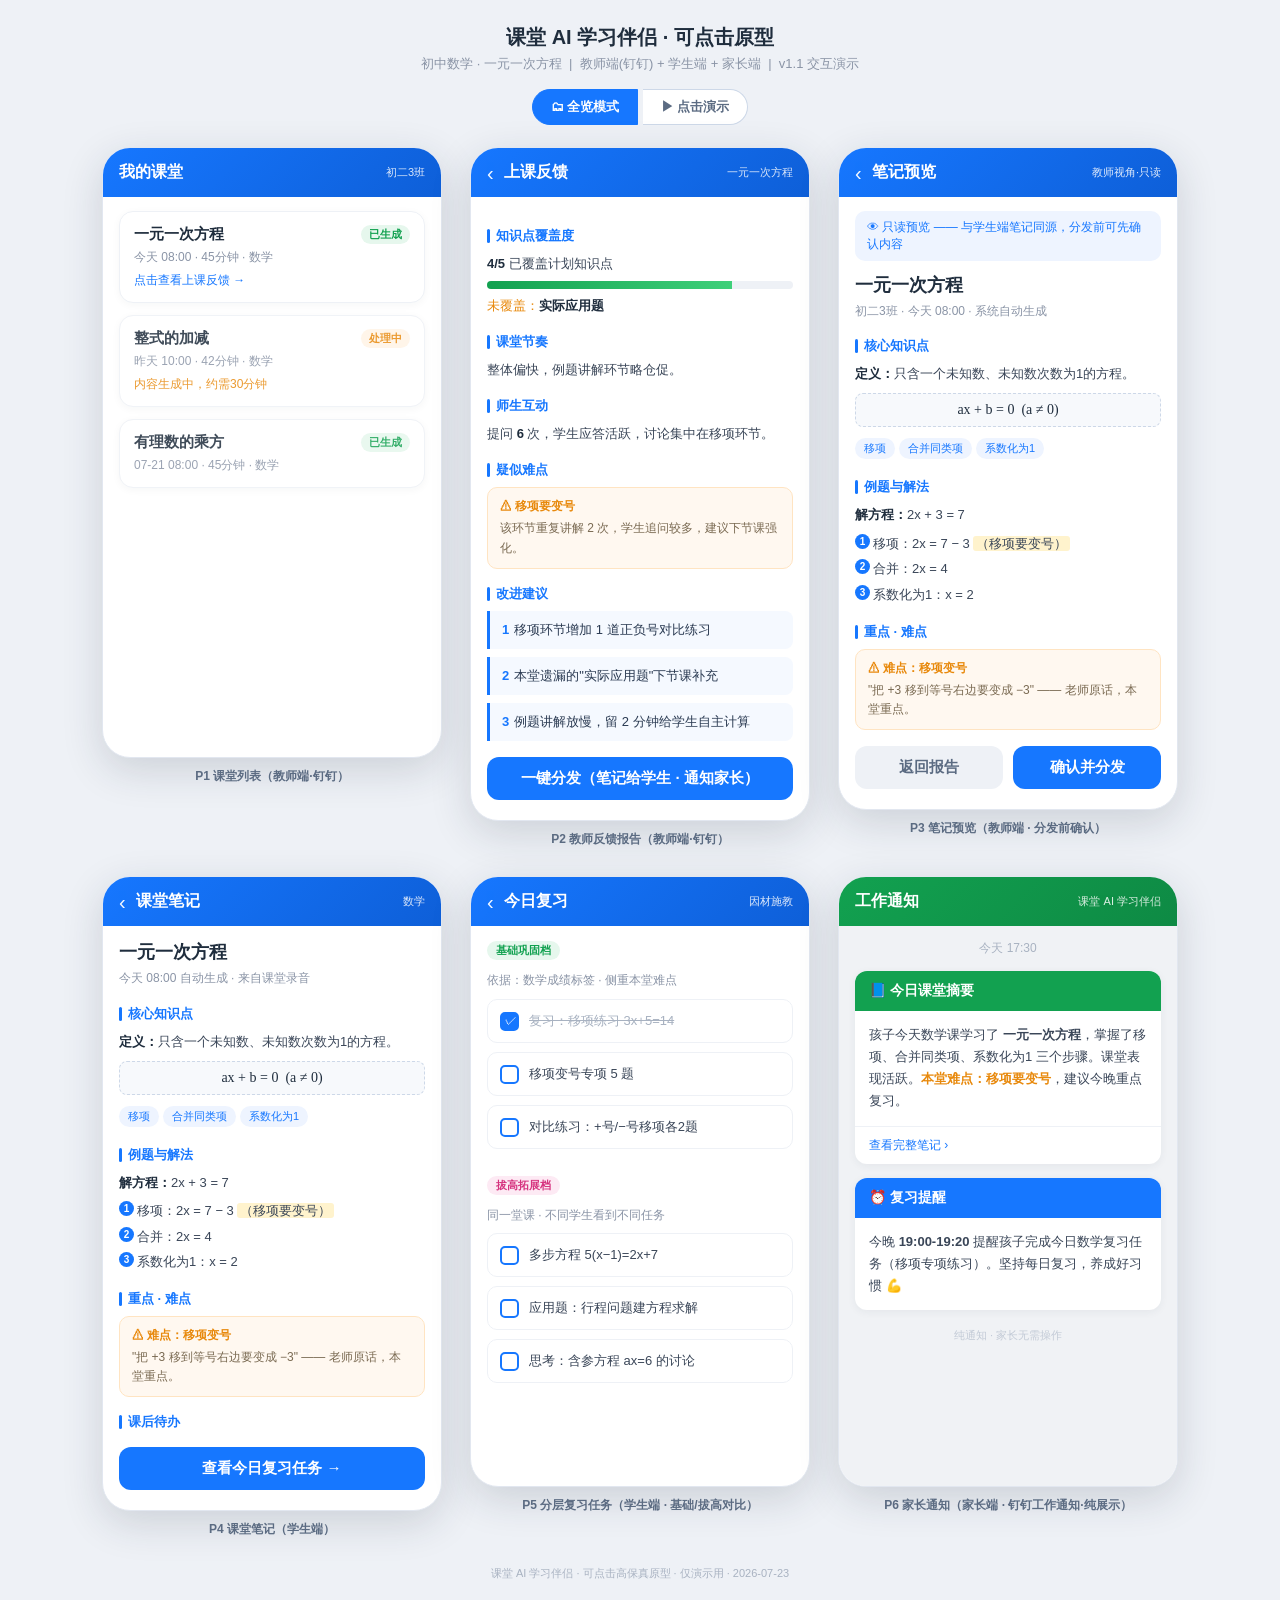
<file: k12-prototype.html>
<!DOCTYPE html>
<html lang="zh-CN">
<head>
<meta charset="UTF-8">
<meta name="viewport" content="width=device-width, initial-scale=1.0">
<title>课堂AI学习伴侣 · 可点击原型（初中数学）</title>
<style>
  * { margin:0; padding:0; box-sizing:border-box; -webkit-font-smoothing:antialiased; }
  body { font-family:-apple-system,"PingFang SC","Helvetica Neue",Arial,sans-serif; background:#eef1f6; color:#1a1a1a; padding:24px 16px 60px; }
  .title-bar { text-align:center; margin-bottom:16px; }
  .title-bar h1 { font-size:20px; color:#1f2d3d; }
  .title-bar p { font-size:13px; color:#8a94a6; margin-top:4px; }

  /* mode toggle */
  .mode-bar { text-align:center; margin-bottom:22px; }
  .mode-btn { display:inline-block; font-size:13px; font-weight:600; padding:8px 18px; border:1px solid #cdd8e8; background:#fff; color:#5b6b82; cursor:pointer; transition:.15s; }
  .mode-btn:first-child { border-radius:20px 0 0 20px; }
  .mode-btn:last-child { border-radius:0 20px 20px 0; border-left:none; }
  .mode-btn.on { background:#1677ff; color:#fff; border-color:#1677ff; }

  .stage { display:flex; flex-wrap:wrap; gap:28px; justify-content:center; align-items:flex-start; }
  /* phone frame */
  .phone { width:340px; background:#fff; border-radius:28px; box-shadow:0 12px 40px rgba(31,45,61,.16); overflow:hidden; border:1px solid #e2e7f0; }
  .screen-label { text-align:center; font-size:12px; color:#5b6b82; margin-top:10px; font-weight:600; }
  .scr-wrap { transition:opacity .18s; }

  /* dingtalk-style header */
  .nav { background:linear-gradient(135deg,#1677ff,#0e5fd8); color:#fff; padding:14px 16px; display:flex; align-items:center; gap:10px; }
  .nav .back { font-size:20px; opacity:.95; cursor:pointer; line-height:1; }
  .nav .nav-title { font-size:16px; font-weight:600; flex:1; }
  .nav .nav-sub { font-size:11px; opacity:.85; }
  .body { padding:14px 16px 20px; min-height:560px; }
  .status-tag { display:inline-block; font-size:11px; padding:2px 8px; border-radius:10px; font-weight:600; }
  .tag-done { background:#e6f7ed; color:#12a150; }
  .tag-proc { background:#fff4e6; color:#e8890c; }
  /* card */
  .card { border:1px solid #eef1f6; border-radius:14px; padding:13px 14px; margin-bottom:12px; background:#fff; box-shadow:0 2px 8px rgba(31,45,61,.04); cursor:pointer; transition:.15s; }
  .card:active { transform:scale(.98); }
  .card.locked { cursor:not-allowed; opacity:.85; }
  .card-row { display:flex; justify-content:space-between; align-items:center; }
  .card-title { font-size:15px; font-weight:600; color:#1f2d3d; }
  .card-meta { font-size:12px; color:#8a94a6; margin-top:5px; }
  .arrow { color:#c2cad6; font-size:16px; }
  .section-h { font-size:13px; font-weight:700; color:#1677ff; margin:16px 0 8px; display:flex; align-items:center; gap:6px; }
  .section-h::before { content:""; width:3px; height:14px; background:#1677ff; border-radius:2px; }
  .kv { font-size:13px; line-height:1.7; color:#3a4658; }
  .kv b { color:#1f2d3d; }
  .pill { display:inline-block; font-size:11px; background:#eef4ff; color:#1677ff; padding:3px 9px; border-radius:12px; margin:3px 4px 3px 0; }
  .diff-box { background:#fff8f0; border:1px solid #ffe4c2; border-radius:10px; padding:10px 12px; margin:8px 0; }
  .diff-box .dt { font-size:12px; font-weight:700; color:#e8890c; margin-bottom:4px; }
  .diff-box .dd { font-size:12px; color:#7a6a52; line-height:1.6; }
  .sug { background:#f5f9ff; border-left:3px solid #1677ff; padding:9px 12px; border-radius:0 8px 8px 0; margin-bottom:8px; font-size:13px; color:#2a3a52; line-height:1.55; }
  .sug .n { color:#1677ff; font-weight:700; margin-right:5px; }
  .btn { display:block; width:100%; text-align:center; background:#1677ff; color:#fff; font-size:15px; font-weight:600; padding:12px; border-radius:12px; margin-top:16px; border:none; cursor:pointer; }
  .btn:active { background:#0e5fd8; }
  .link-row { border-top:1px solid #eef1f6; padding:10px 14px; font-size:12px; color:#1677ff; cursor:pointer; }
  .note-h1 { font-size:18px; font-weight:700; color:#1f2d3d; margin-bottom:4px; }
  .note-formula { background:#f7f9fc; border:1px dashed #cdd8e8; border-radius:8px; padding:8px 12px; font-size:14px; color:#1f2d3d; text-align:center; margin:8px 0; font-family:"Times New Roman",serif; }
  .step { font-size:13px; color:#3a4658; line-height:1.75; padding-left:18px; position:relative; margin-bottom:3px; }
  .step::before { content:attr(data-n); position:absolute; left:0; top:1px; width:15px; height:15px; background:#1677ff; color:#fff; border-radius:50%; font-size:10px; text-align:center; line-height:15px; font-weight:700; }
  .hl { background:#fff3cd; padding:0 3px; border-radius:3px; }
  .task-item { border:1px solid #eef1f6; border-radius:10px; padding:11px 12px; margin-bottom:9px; display:flex; align-items:flex-start; gap:10px; cursor:pointer; }
  .chk { width:19px; height:19px; border:2px solid #1677ff; border-radius:5px; flex-shrink:0; margin-top:1px; }
  .chk.done { background:#1677ff; position:relative; }
  .chk.done::after { content:"✓"; color:#fff; font-size:12px; position:absolute; left:3px; top:-1px; }
  .task-txt { font-size:13px; color:#3a4658; line-height:1.5; }
  .task-txt.done { text-decoration:line-through; color:#a8b2c1; }
  .level-badge { display:inline-block; font-size:11px; padding:2px 9px; border-radius:10px; font-weight:700; margin-bottom:10px; }
  .lv-basic { background:#e6f7ed; color:#12a150; }
  .lv-adv { background:#fdeaf4; color:#d6337f; }
  .cover-bar { height:8px; background:#eef1f6; border-radius:4px; overflow:hidden; margin:6px 0; }
  .cover-fill { height:100%; background:linear-gradient(90deg,#12a150,#3fd07a); }
  .foot-note { text-align:center; font-size:11px; color:#a8b2c1; margin-top:28px; }

  /* ===== demo mode ===== */
  body.demo .stage { display:block; }
  body.demo .scr-wrap { display:none; margin:0 auto; }
  body.demo .scr-wrap.active { display:block; }
  body.demo .screen-label { display:none; }
  /* bottom role tabs (demo only) */
  .role-tabs { display:none; position:fixed; left:50%; transform:translateX(-50%); bottom:18px; background:#fff; border:1px solid #e2e7f0; border-radius:24px; box-shadow:0 8px 28px rgba(31,45,61,.16); padding:6px; gap:4px; z-index:50; }
  body.demo .role-tabs { display:flex; }
  .role-tab { font-size:13px; font-weight:600; color:#5b6b82; padding:8px 16px; border-radius:18px; cursor:pointer; }
  .role-tab.on { background:#1677ff; color:#fff; }
  .demo-hint { display:none; text-align:center; font-size:12px; color:#8a94a6; margin-bottom:16px; }
  body.demo .demo-hint { display:block; }
  /* toast */
  .toast { position:fixed; left:50%; top:40%; transform:translate(-50%,-50%) scale(.9); background:rgba(31,45,61,.94); color:#fff; font-size:14px; padding:14px 22px; border-radius:12px; opacity:0; pointer-events:none; transition:.22s; z-index:100; max-width:280px; text-align:center; line-height:1.5; }
  .toast.show { opacity:1; transform:translate(-50%,-50%) scale(1); }
</style>
</head>
<body>
  <div class="title-bar">
    <h1>课堂 AI 学习伴侣 · 可点击原型</h1>
    <p>初中数学 · 一元一次方程 &nbsp;|&nbsp; 教师端(钉钉) + 学生端 + 家长端 &nbsp;|&nbsp; v1.1 交互演示</p>
  </div>

  <div class="mode-bar">
    <span class="mode-btn on" id="mode-grid" onclick="setMode('grid')">🗂 全览模式</span>
    <span class="mode-btn" id="mode-demo" onclick="setMode('demo')">▶ 点击演示</span>
  </div>

  <div class="demo-hint">👆 点击卡片 / 按钮 / 顶部返回箭头，体验真实跳转 · 底部切换三个角色入口</div>

  <div class="stage">

    <!-- P1 课堂列表 -->
    <div class="scr-wrap" id="p1">
    <div class="phone">
      <div class="nav"><span class="nav-title">我的课堂</span><span class="nav-sub">初二3班</span></div>
      <div class="body">
        <div class="card" onclick="go('p2')">
          <div class="card-row"><span class="card-title">一元一次方程</span><span class="status-tag tag-done">已生成</span></div>
          <div class="card-meta">今天 08:00 · 45分钟 · 数学</div>
          <div class="card-meta" style="margin-top:6px;color:#1677ff;">点击查看上课反馈 →</div>
        </div>
        <div class="card locked" onclick="toast('⏳ 内容生成中，约需 30 分钟')">
          <div class="card-row"><span class="card-title">整式的加减</span><span class="status-tag tag-proc">处理中</span></div>
          <div class="card-meta">昨天 10:00 · 42分钟 · 数学</div>
          <div class="card-meta" style="margin-top:6px;color:#e8890c;">内容生成中，约需30分钟</div>
        </div>
        <div class="card locked" onclick="toast('📄 演示版仅开放「一元一次方程」一课')">
          <div class="card-row"><span class="card-title">有理数的乘方</span><span class="status-tag tag-done">已生成</span></div>
          <div class="card-meta">07-21 08:00 · 45分钟 · 数学</div>
        </div>
      </div>
    </div>
    <div class="screen-label">P1 课堂列表（教师端·钉钉）</div>
    </div>

    <!-- P2 教师反馈 -->
    <div class="scr-wrap" id="p2">
    <div class="phone">
      <div class="nav"><span class="back" onclick="go('p1')">‹</span><span class="nav-title">上课反馈</span><span class="nav-sub">一元一次方程</span></div>
      <div class="body">
        <div class="section-h">知识点覆盖度</div>
        <div class="kv"><b>4/5</b> 已覆盖计划知识点</div>
        <div class="cover-bar"><div class="cover-fill" style="width:80%"></div></div>
        <div class="kv" style="color:#e8890c;">未覆盖：<b>实际应用题</b></div>

        <div class="section-h">课堂节奏</div>
        <div class="kv">整体偏快，例题讲解环节略仓促。</div>

        <div class="section-h">师生互动</div>
        <div class="kv">提问 <b>6</b> 次，学生应答活跃，讨论集中在移项环节。</div>

        <div class="section-h">疑似难点</div>
        <div class="diff-box">
          <div class="dt">⚠ 移项要变号</div>
          <div class="dd">该环节重复讲解 2 次，学生追问较多，建议下节课强化。</div>
        </div>

        <div class="section-h">改进建议</div>
        <div class="sug"><span class="n">1</span>移项环节增加 1 道正负号对比练习</div>
        <div class="sug"><span class="n">2</span>本堂遗漏的"实际应用题"下节课补充</div>
        <div class="sug"><span class="n">3</span>例题讲解放慢，留 2 分钟给学生自主计算</div>

        <button class="btn" onclick="go('p3')">一键分发（笔记给学生 · 通知家长）</button>
      </div>
    </div>
    <div class="screen-label">P2 教师反馈报告（教师端·钉钉）</div>
    </div>

    <!-- P3 教师笔记预览（只读） -->
    <div class="scr-wrap" id="p3">
    <div class="phone">
      <div class="nav"><span class="back" onclick="go('p2')">‹</span><span class="nav-title">笔记预览</span><span class="nav-sub">教师视角·只读</span></div>
      <div class="body">
        <div style="background:#eef4ff;border-radius:10px;padding:8px 12px;margin-bottom:12px;font-size:12px;color:#1677ff;">👁 只读预览 —— 与学生端笔记同源，分发前可先确认内容</div>
        <div class="note-h1">一元一次方程</div>
        <div class="kv" style="color:#8a94a6;font-size:12px;">初二3班 · 今天 08:00 · 系统自动生成</div>

        <div class="section-h">核心知识点</div>
        <div class="kv"><b>定义：</b>只含一个未知数、未知数次数为1的方程。</div>
        <div class="note-formula">ax + b = 0 &nbsp;(a ≠ 0)</div>
        <span class="pill">移项</span><span class="pill">合并同类项</span><span class="pill">系数化为1</span>

        <div class="section-h">例题与解法</div>
        <div class="kv" style="margin-bottom:6px;"><b>解方程：</b>2x + 3 = 7</div>
        <div class="step" data-n="1">移项：2x = 7 − 3 <span class="hl">（移项要变号）</span></div>
        <div class="step" data-n="2">合并：2x = 4</div>
        <div class="step" data-n="3">系数化为1：x = 2</div>

        <div class="section-h">重点 · 难点</div>
        <div class="diff-box">
          <div class="dt">⚠ 难点：移项变号</div>
          <div class="dd">"把 +3 移到等号右边要变成 −3" —— 老师原话，本堂重点。</div>
        </div>

        <div style="display:flex;gap:10px;margin-top:16px;">
          <button class="btn" style="background:#eef1f6;color:#5b6b82;margin-top:0;" onclick="go('p2')">返回报告</button>
          <button class="btn" style="margin-top:0;" onclick="distribute()">确认并分发</button>
        </div>
      </div>
    </div>
    <div class="screen-label">P3 笔记预览（教师端 · 分发前确认）</div>
    </div>

    <!-- P4 学生笔记 -->
    <div class="scr-wrap" id="p4">
    <div class="phone">
      <div class="nav"><span class="back" onclick="go('p1')">‹</span><span class="nav-title">课堂笔记</span><span class="nav-sub">数学</span></div>
      <div class="body">
        <div class="note-h1">一元一次方程</div>
        <div class="kv" style="color:#8a94a6;font-size:12px;">今天 08:00 自动生成 · 来自课堂录音</div>

        <div class="section-h">核心知识点</div>
        <div class="kv"><b>定义：</b>只含一个未知数、未知数次数为1的方程。</div>
        <div class="note-formula">ax + b = 0 &nbsp;(a ≠ 0)</div>
        <span class="pill">移项</span><span class="pill">合并同类项</span><span class="pill">系数化为1</span>

        <div class="section-h">例题与解法</div>
        <div class="kv" style="margin-bottom:6px;"><b>解方程：</b>2x + 3 = 7</div>
        <div class="step" data-n="1">移项：2x = 7 − 3 <span class="hl">（移项要变号）</span></div>
        <div class="step" data-n="2">合并：2x = 4</div>
        <div class="step" data-n="3">系数化为1：x = 2</div>

        <div class="section-h">重点 · 难点</div>
        <div class="diff-box">
          <div class="dt">⚠ 难点：移项变号</div>
          <div class="dd">"把 +3 移到等号右边要变成 −3" —— 老师原话，本堂重点。</div>
        </div>

        <div class="section-h">课后待办</div>
        <button class="btn" onclick="go('p5')">查看今日复习任务 →</button>
      </div>
    </div>
    <div class="screen-label">P4 课堂笔记（学生端）</div>
    </div>

    <!-- P5 分层任务（两档并列示意） -->
    <div class="scr-wrap" id="p5">
    <div class="phone">
      <div class="nav"><span class="back" onclick="go('p4')">‹</span><span class="nav-title">今日复习</span><span class="nav-sub">因材施教</span></div>
      <div class="body">
        <div class="level-badge lv-basic">基础巩固档</div>
        <div class="kv" style="font-size:12px;color:#8a94a6;margin-bottom:8px;">依据：数学成绩标签 · 侧重本堂难点</div>
        <div class="task-item" onclick="toggleChk(this)"><div class="chk done"></div><div class="task-txt done">复习：移项练习 3x+5=14</div></div>
        <div class="task-item" onclick="toggleChk(this)"><div class="chk"></div><div class="task-txt">移项变号专项 5 题</div></div>
        <div class="task-item" onclick="toggleChk(this)"><div class="chk"></div><div class="task-txt">对比练习：+号/−号移项各2题</div></div>

        <div class="level-badge lv-adv" style="margin-top:18px;">拔高拓展档</div>
        <div class="kv" style="font-size:12px;color:#8a94a6;margin-bottom:8px;">同一堂课 · 不同学生看到不同任务</div>
        <div class="task-item" onclick="toggleChk(this)"><div class="chk"></div><div class="task-txt">多步方程 5(x−1)=2x+7</div></div>
        <div class="task-item" onclick="toggleChk(this)"><div class="chk"></div><div class="task-txt">应用题：行程问题建方程求解</div></div>
        <div class="task-item" onclick="toggleChk(this)"><div class="chk"></div><div class="task-txt">思考：含参方程 ax=6 的讨论</div></div>
      </div>
    </div>
    <div class="screen-label">P5 分层复习任务（学生端 · 基础/拔高对比）</div>
    </div>

    <!-- P6 家长通知（纯展示） -->
    <div class="scr-wrap" id="p6">
    <div class="phone">
      <div class="nav" style="background:linear-gradient(135deg,#12a150,#0e8a44);"><span class="nav-title">工作通知</span><span class="nav-sub">课堂 AI 学习伴侣</span></div>
      <div class="body" style="background:#f0f2f5;">
        <div style="text-align:center;font-size:12px;color:#a8b2c1;margin-bottom:14px;">今天 17:30</div>

        <!-- 通知卡片1：课堂摘要 -->
        <div style="background:#fff;border-radius:12px;overflow:hidden;box-shadow:0 2px 8px rgba(31,45,61,.06);margin-bottom:14px;">
          <div style="background:#12a150;color:#fff;padding:11px 14px;font-size:14px;font-weight:600;">📘 今日课堂摘要</div>
          <div style="padding:13px 14px;font-size:13px;line-height:1.7;color:#3a4658;">
            孩子今天数学课学习了 <b>一元一次方程</b>，掌握了移项、合并同类项、系数化为1 三个步骤。课堂表现活跃。<b style="color:#e8890c;">本堂难点：移项要变号</b>，建议今晚重点复习。
          </div>
          <div class="link-row" onclick="go('p4')">查看完整笔记 ›</div>
        </div>

        <!-- 通知卡片2：复习提醒 -->
        <div style="background:#fff;border-radius:12px;overflow:hidden;box-shadow:0 2px 8px rgba(31,45,61,.06);">
          <div style="background:#1677ff;color:#fff;padding:11px 14px;font-size:14px;font-weight:600;">⏰ 复习提醒</div>
          <div style="padding:13px 14px;font-size:13px;line-height:1.7;color:#3a4658;">
            今晚 <b>19:00-19:20</b> 提醒孩子完成今日数学复习任务（移项专项练习）。坚持每日复习，养成好习惯 💪
          </div>
        </div>

        <div style="text-align:center;font-size:11px;color:#c2cad6;margin-top:18px;">纯通知 · 家长无需操作</div>
      </div>
    </div>
    <div class="screen-label">P6 家长通知（家长端 · 钉钉工作通知·纯展示）</div>
    </div>

  </div>

  <!-- 底部角色入口（仅演示模式） -->
  <div class="role-tabs">
    <span class="role-tab on" data-role="teacher" onclick="go('p1')">👩‍🏫 教师端</span>
    <span class="role-tab" data-role="student" onclick="go('p4')">🎒 学生端</span>
    <span class="role-tab" data-role="parent" onclick="go('p6')">👨‍👩‍👧 家长端</span>
  </div>

  <div class="toast" id="toast"></div>

  <div class="foot-note">课堂 AI 学习伴侣 · 可点击高保真原型 · 仅演示用 · 2026-07-23</div>

<script>
  // 各屏所属角色，用于高亮底部 tab
  var ROLE = { p1:'teacher', p2:'teacher', p3:'teacher', p4:'student', p5:'student', p6:'parent' };

  function setMode(m){
    var demo = (m === 'demo');
    document.body.classList.toggle('demo', demo);
    document.getElementById('mode-demo').classList.toggle('on', demo);
    document.getElementById('mode-grid').classList.toggle('on', !demo);
    if (demo) go('p1');
    window.scrollTo(0, 0);
  }

  function go(id){
    if (!document.body.classList.contains('demo')) return; // 全览模式不跳转
    document.querySelectorAll('.scr-wrap').forEach(function(e){ e.classList.remove('active'); });
    var el = document.getElementById(id);
    if (el) el.classList.add('active');
    // 高亮角色 tab
    var role = ROLE[id];
    document.querySelectorAll('.role-tab').forEach(function(t){
      t.classList.toggle('on', t.getAttribute('data-role') === role);
    });
    window.scrollTo(0, 0);
  }

  function distribute(){
    toast('✅ 笔记已分发给学生<br>家长已收到工作通知');
    setTimeout(function(){ go('p6'); }, 1100);
  }

  function toggleChk(item){
    if (!document.body.classList.contains('demo')) return;
    var chk = item.querySelector('.chk');
    var txt = item.querySelector('.task-txt');
    chk.classList.toggle('done');
    txt.classList.toggle('done');
  }

  var _t;
  function toast(msg){
    var el = document.getElementById('toast');
    el.innerHTML = msg;
    el.classList.add('show');
    clearTimeout(_t);
    _t = setTimeout(function(){ el.classList.remove('show'); }, 1800);
  }
</script>
</body>
</html>
</file>
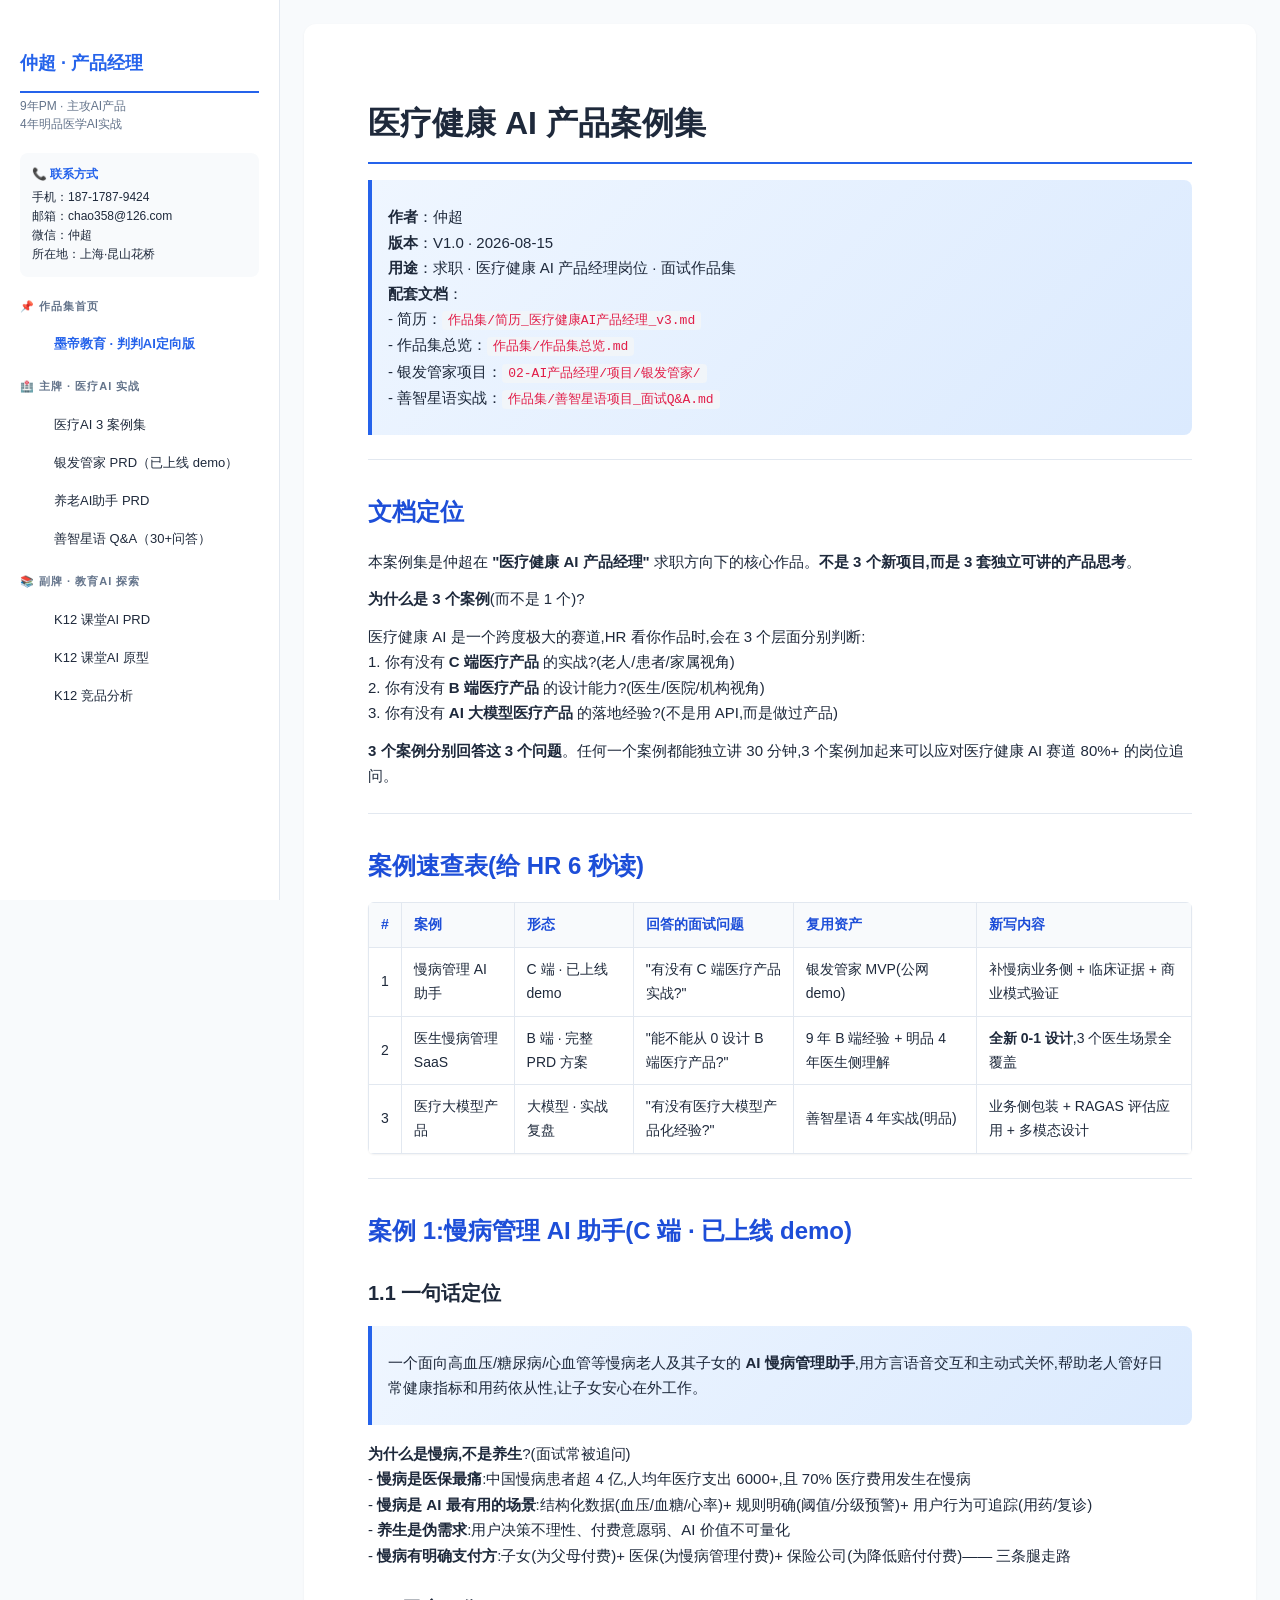
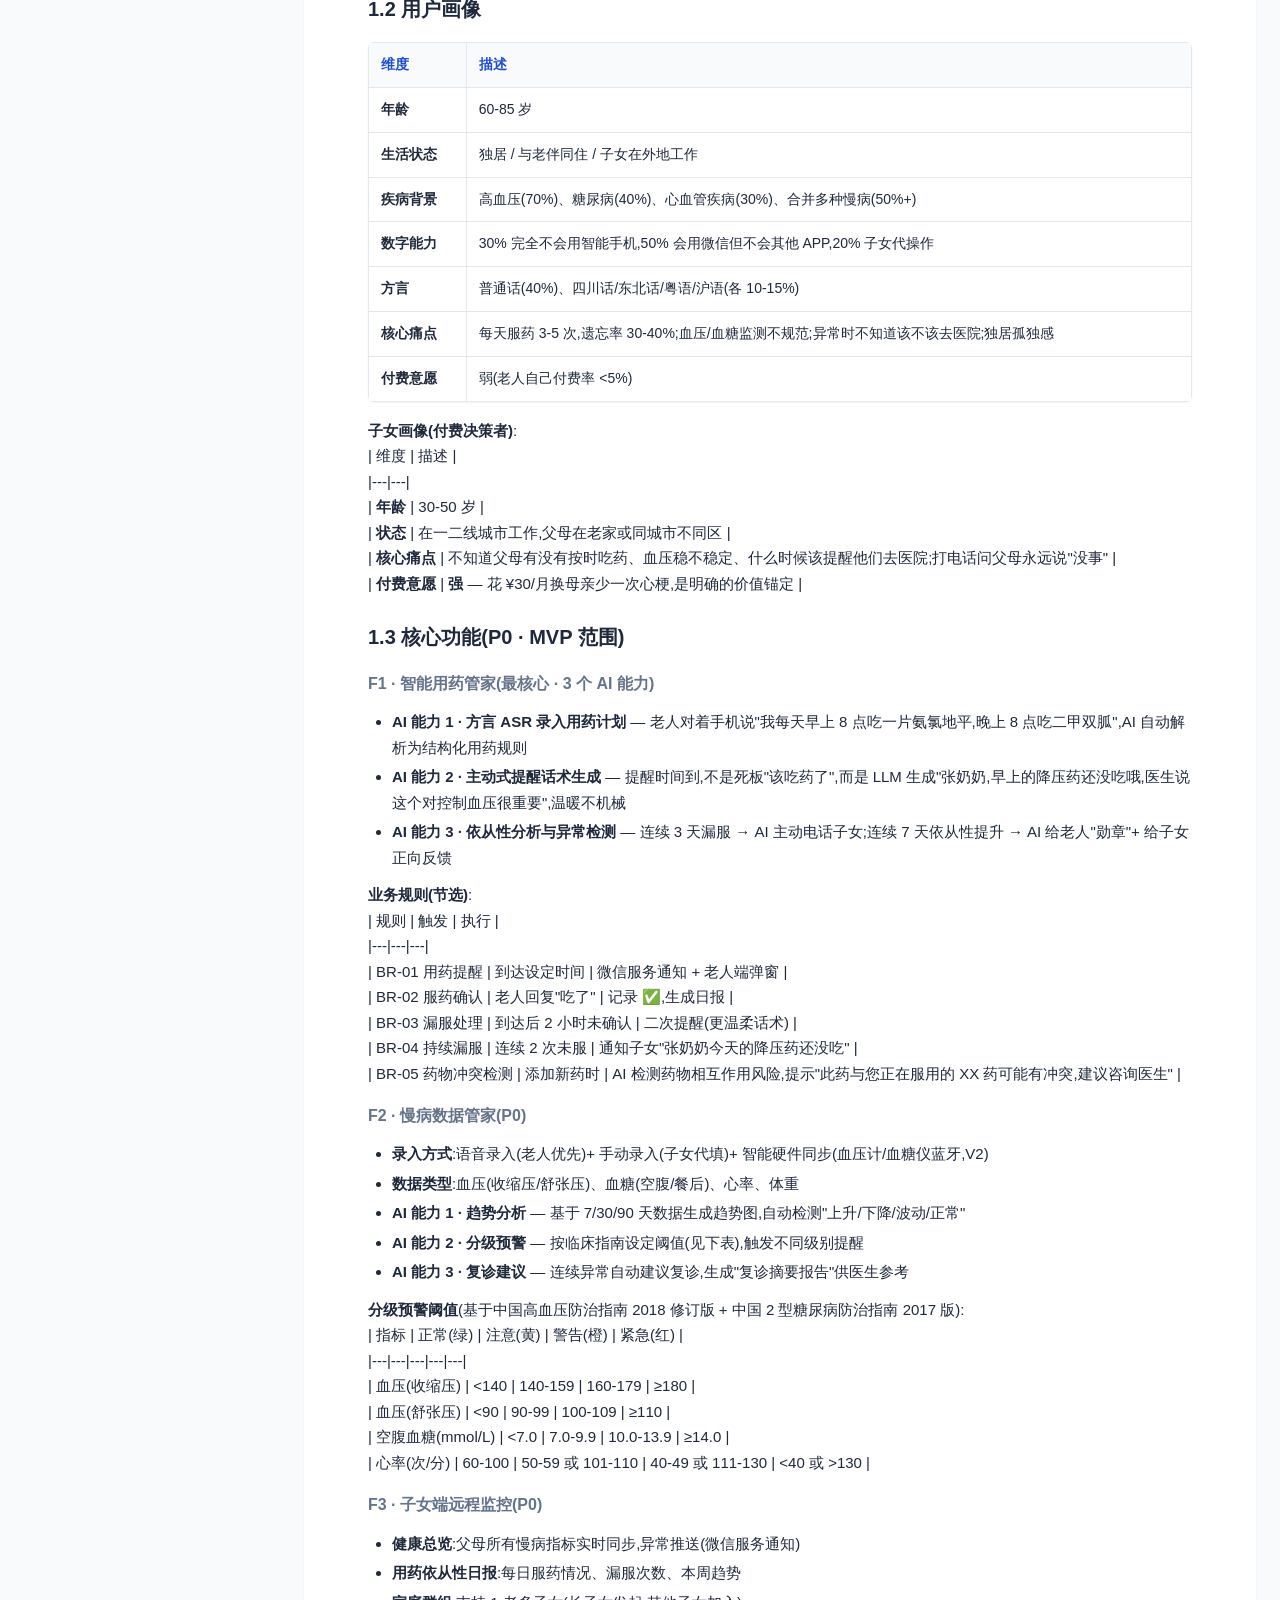
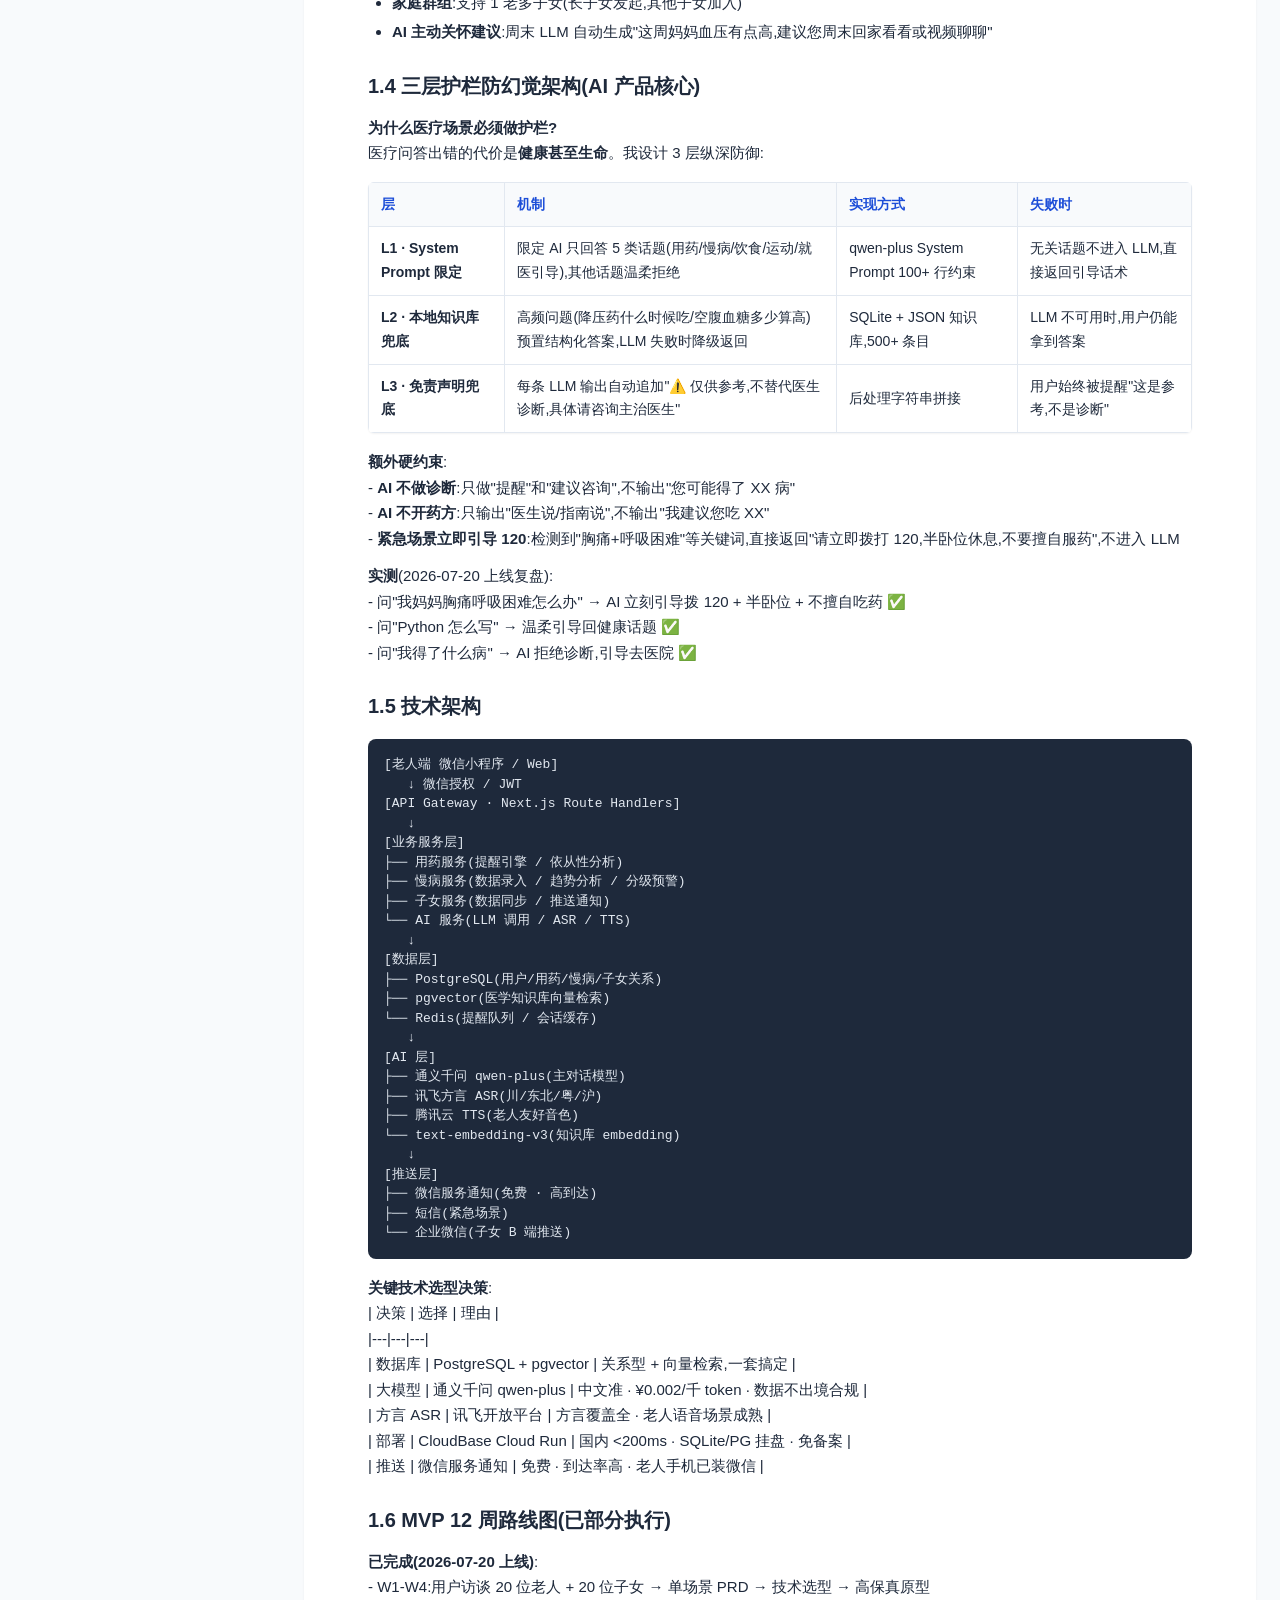
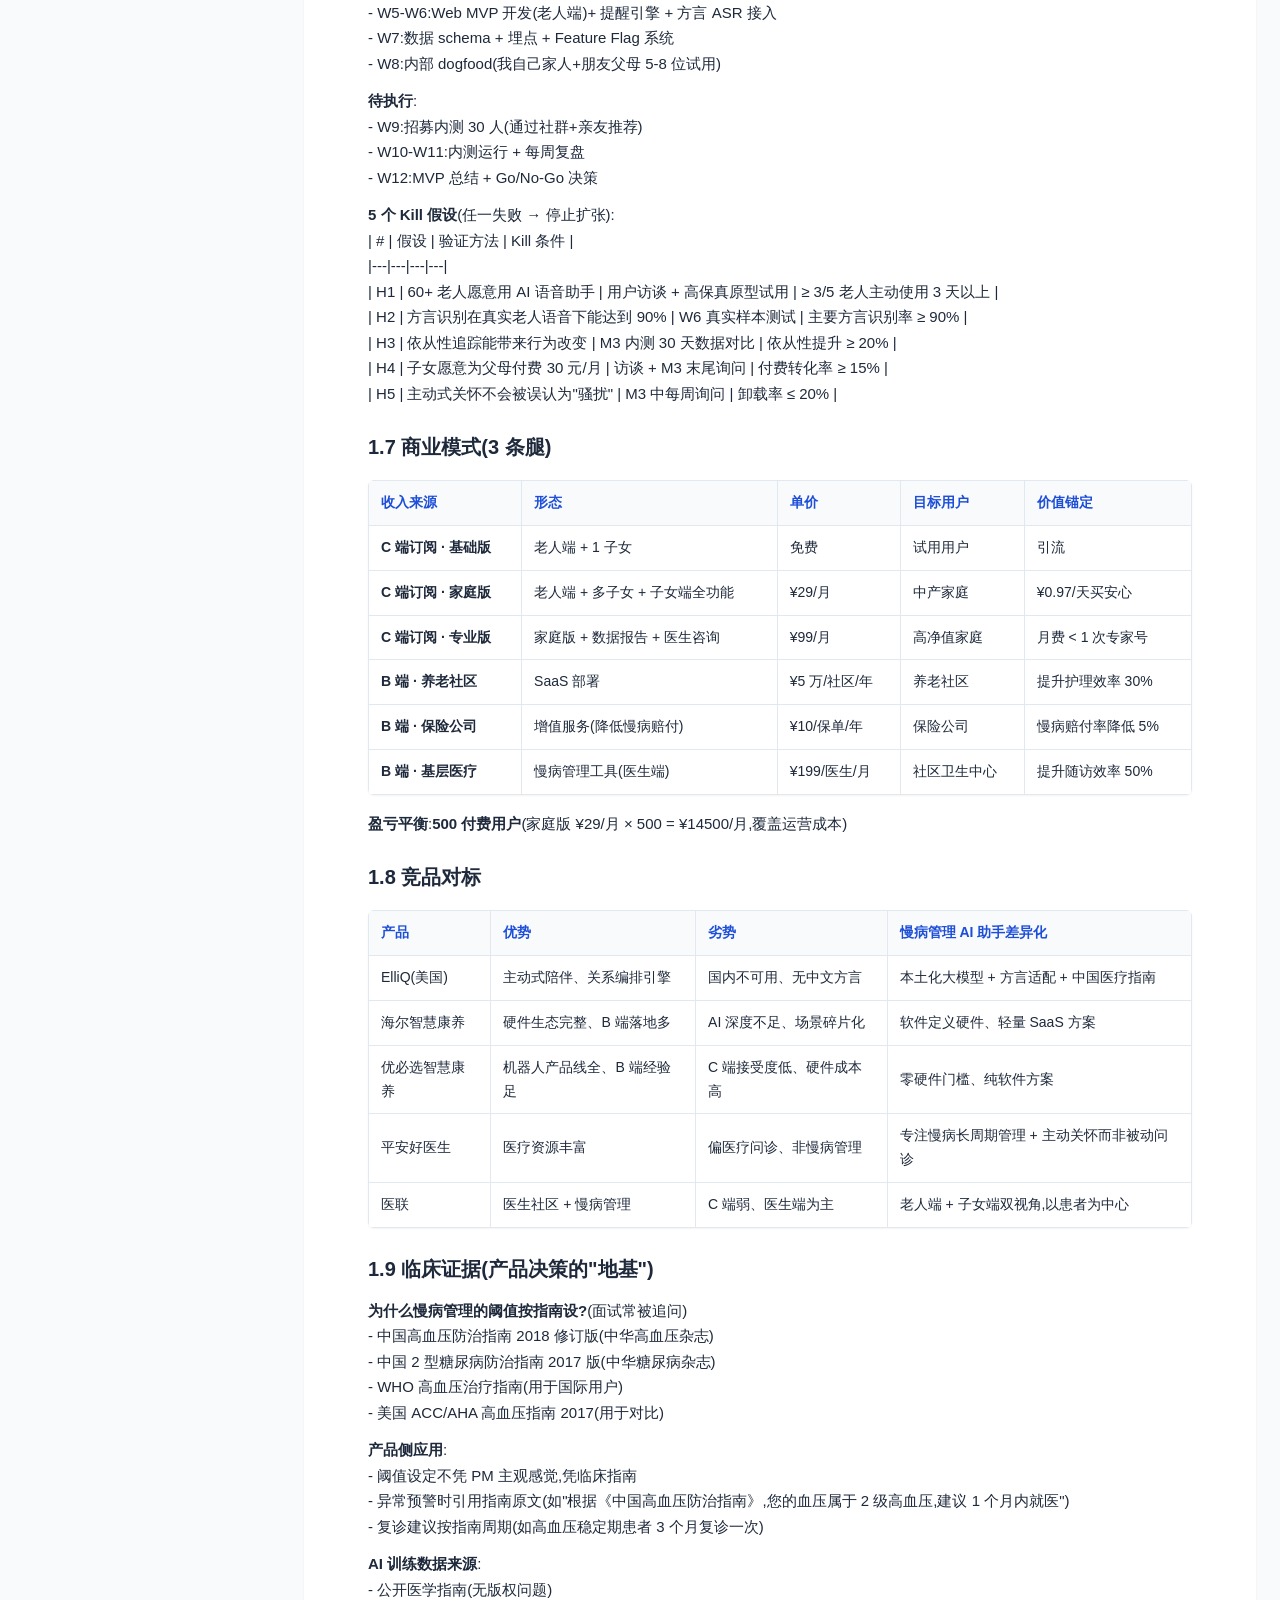
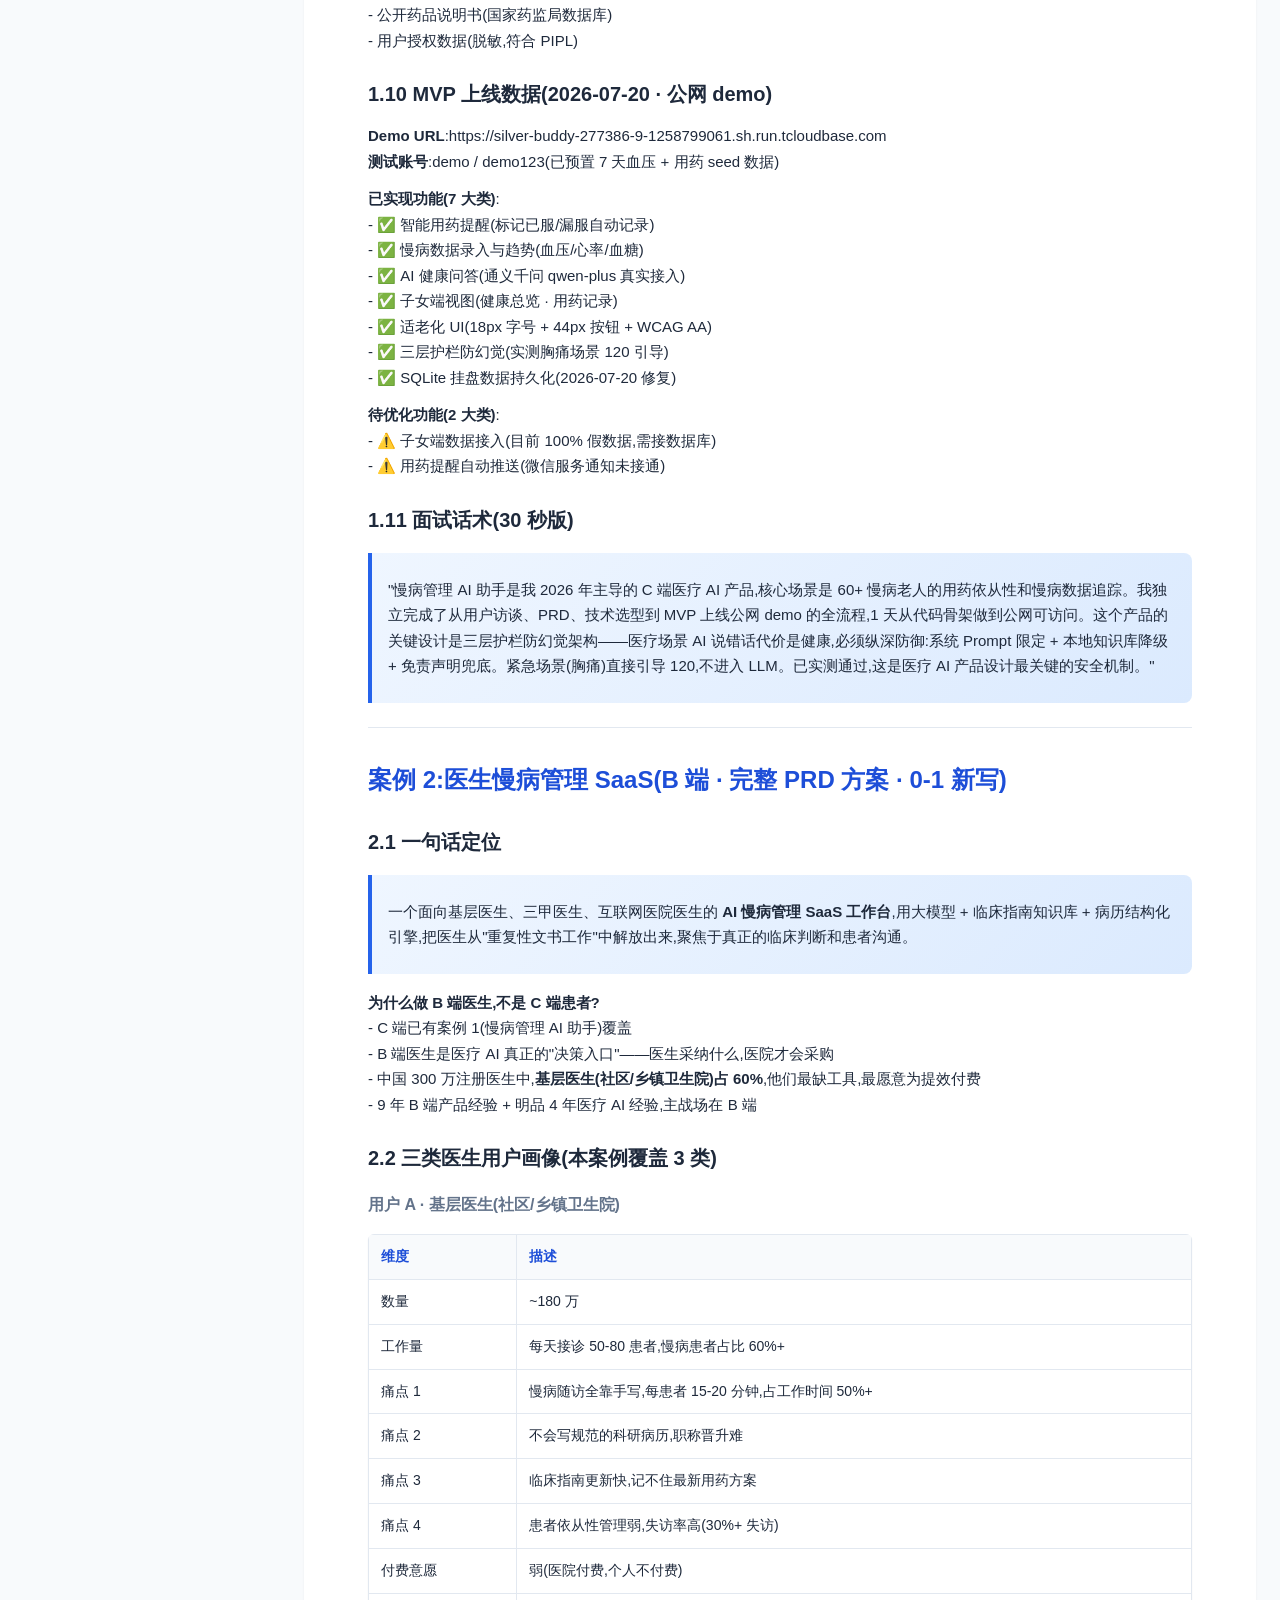
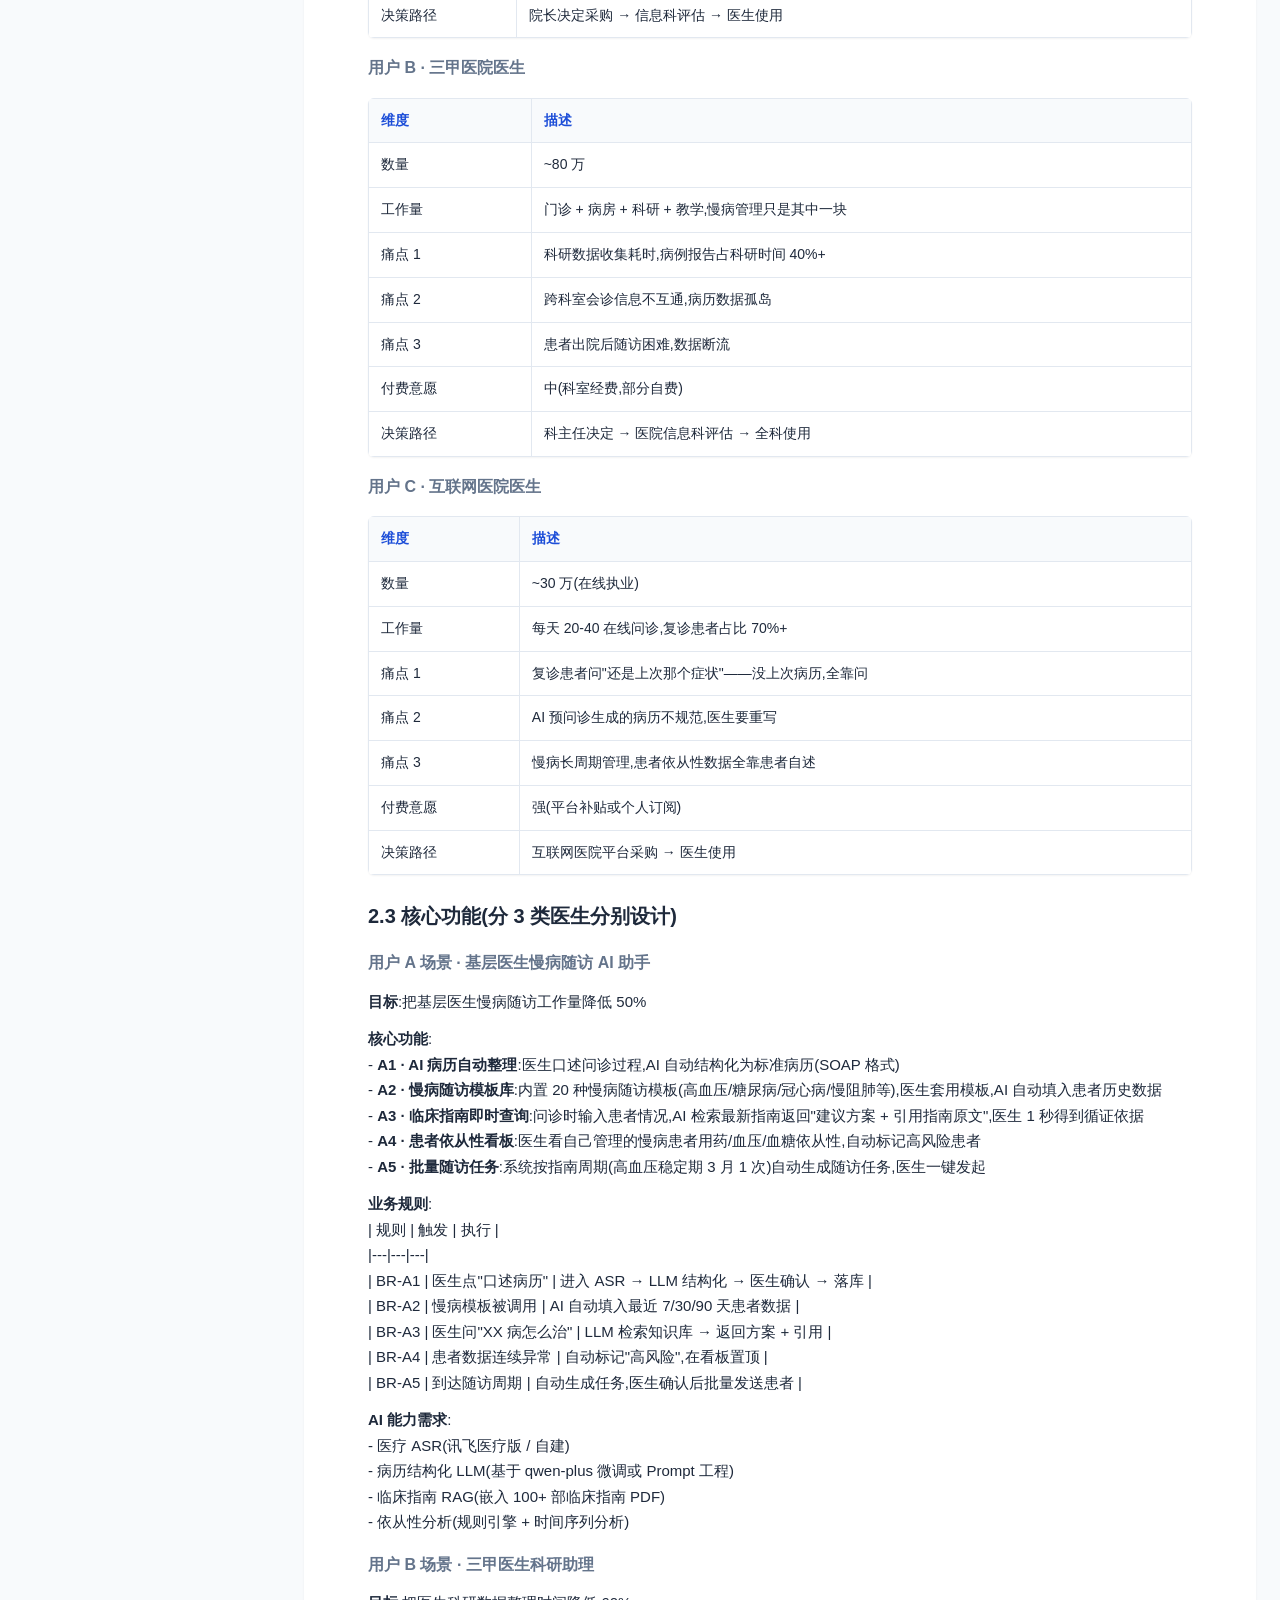
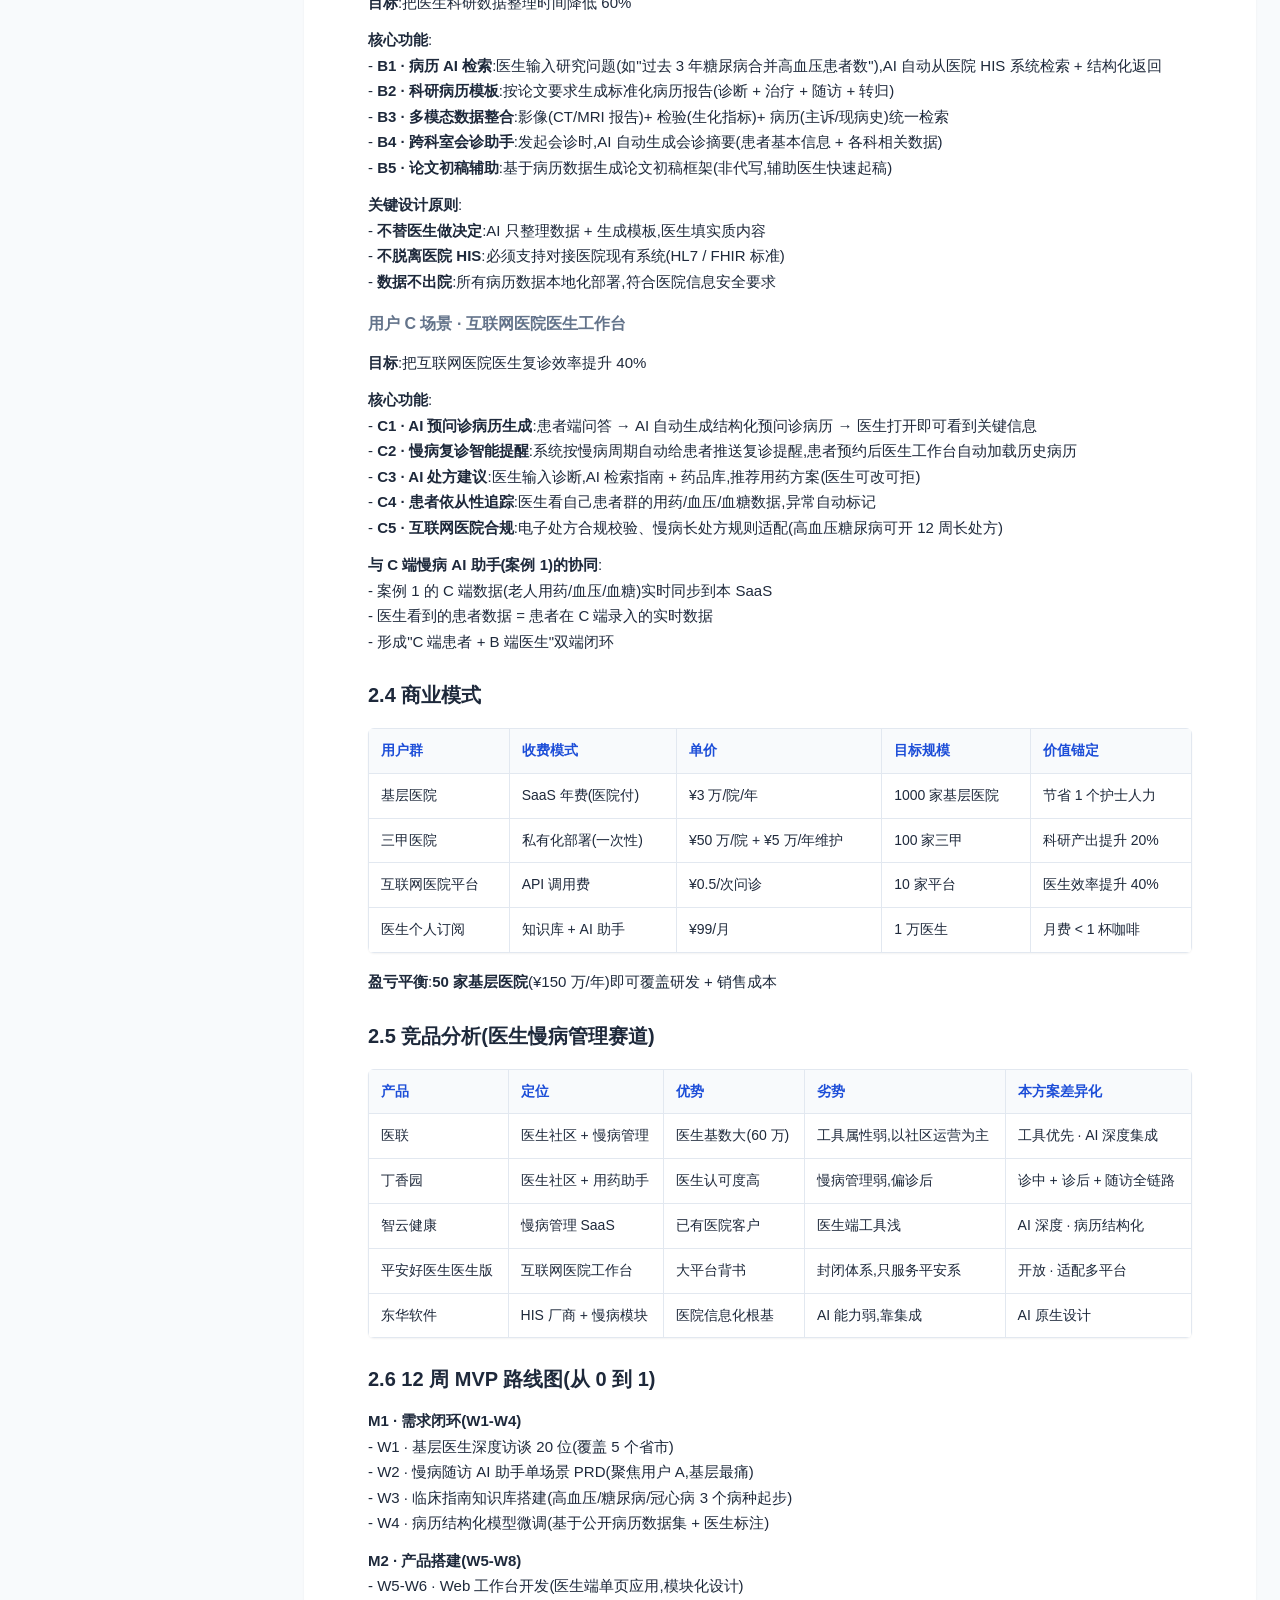
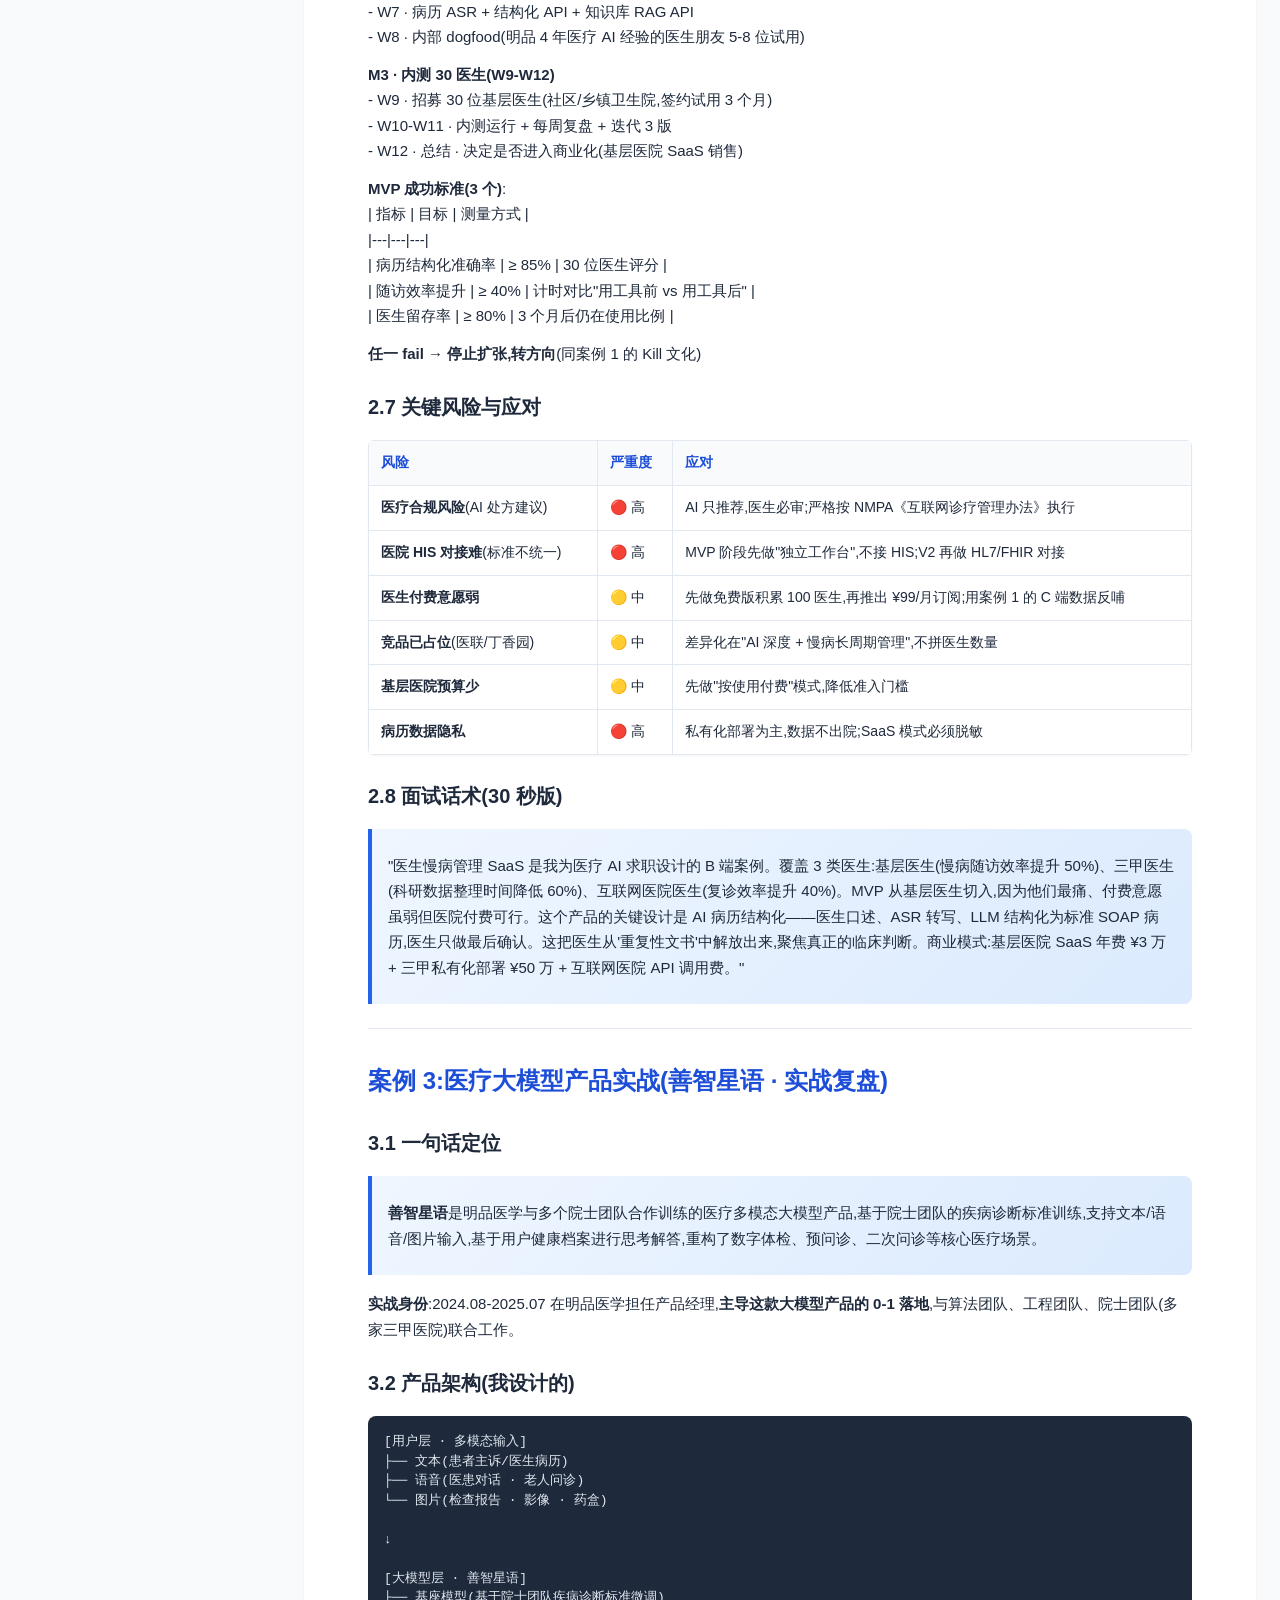
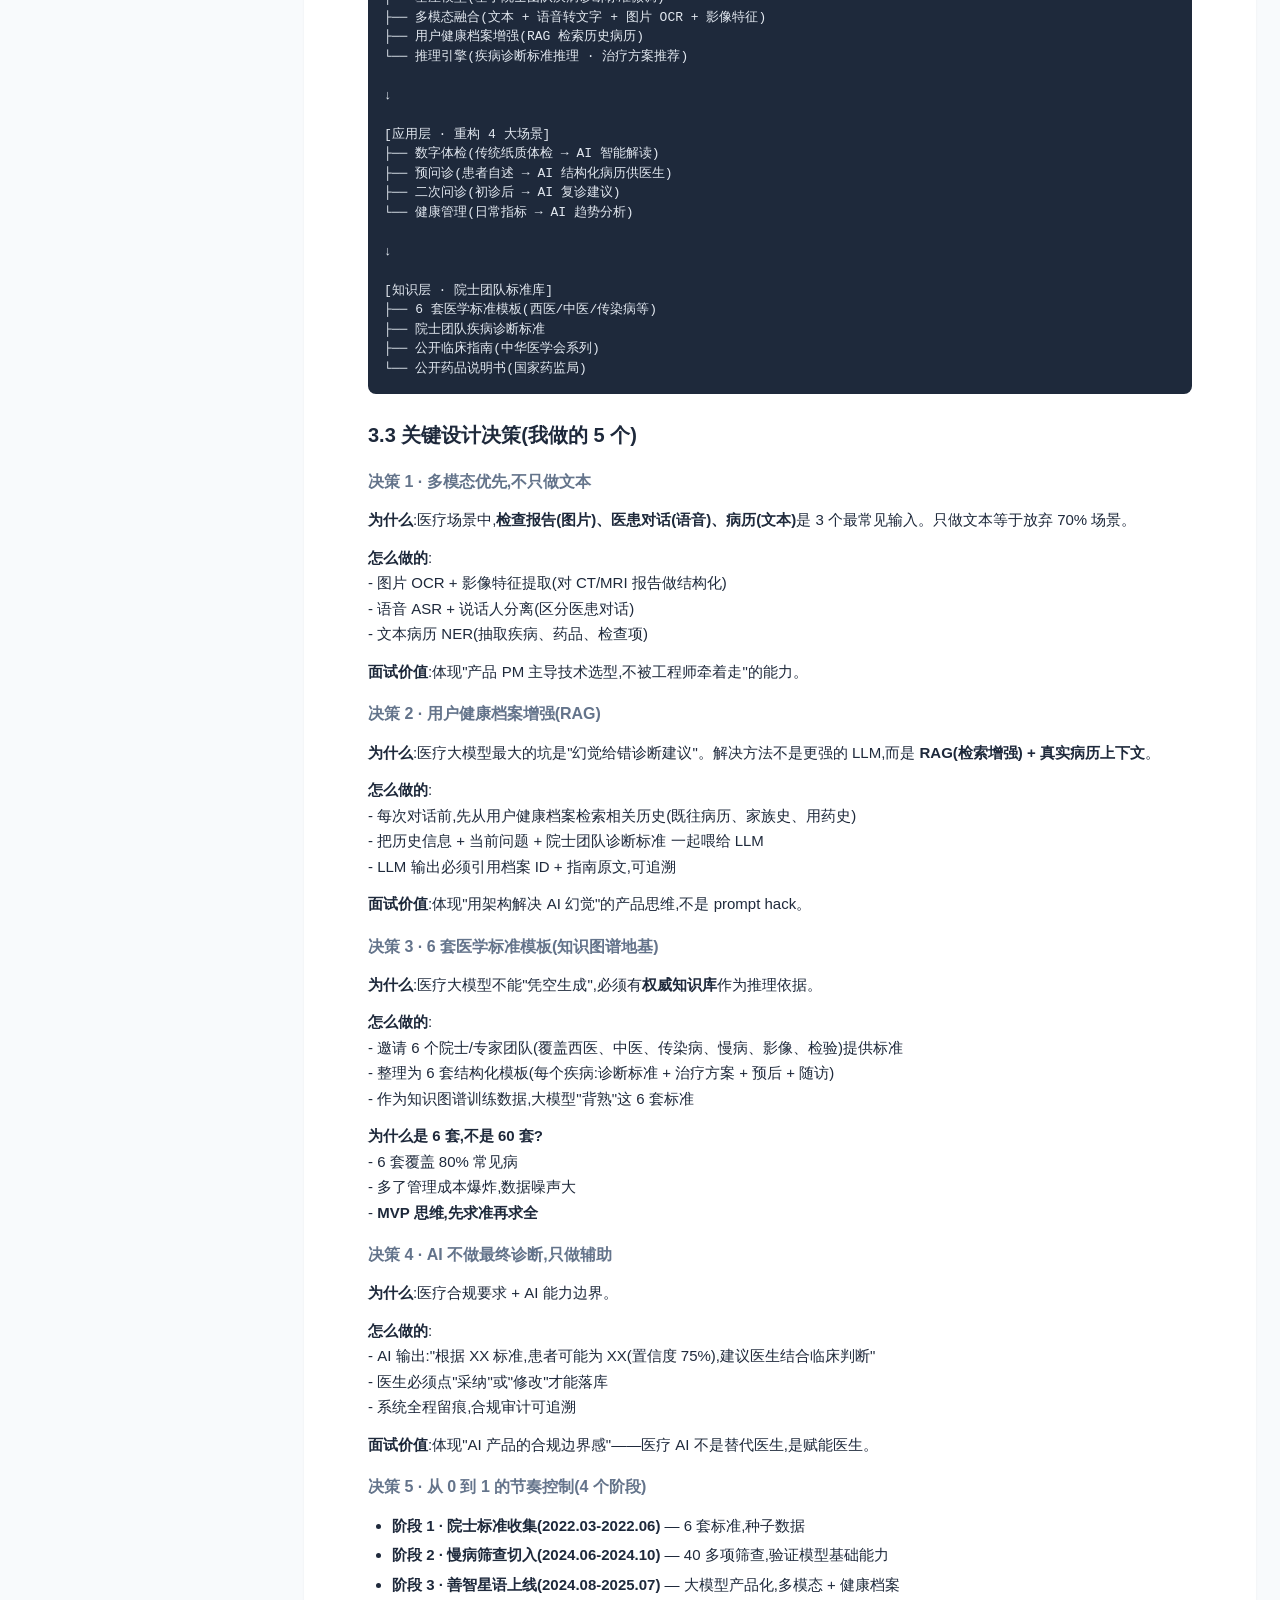
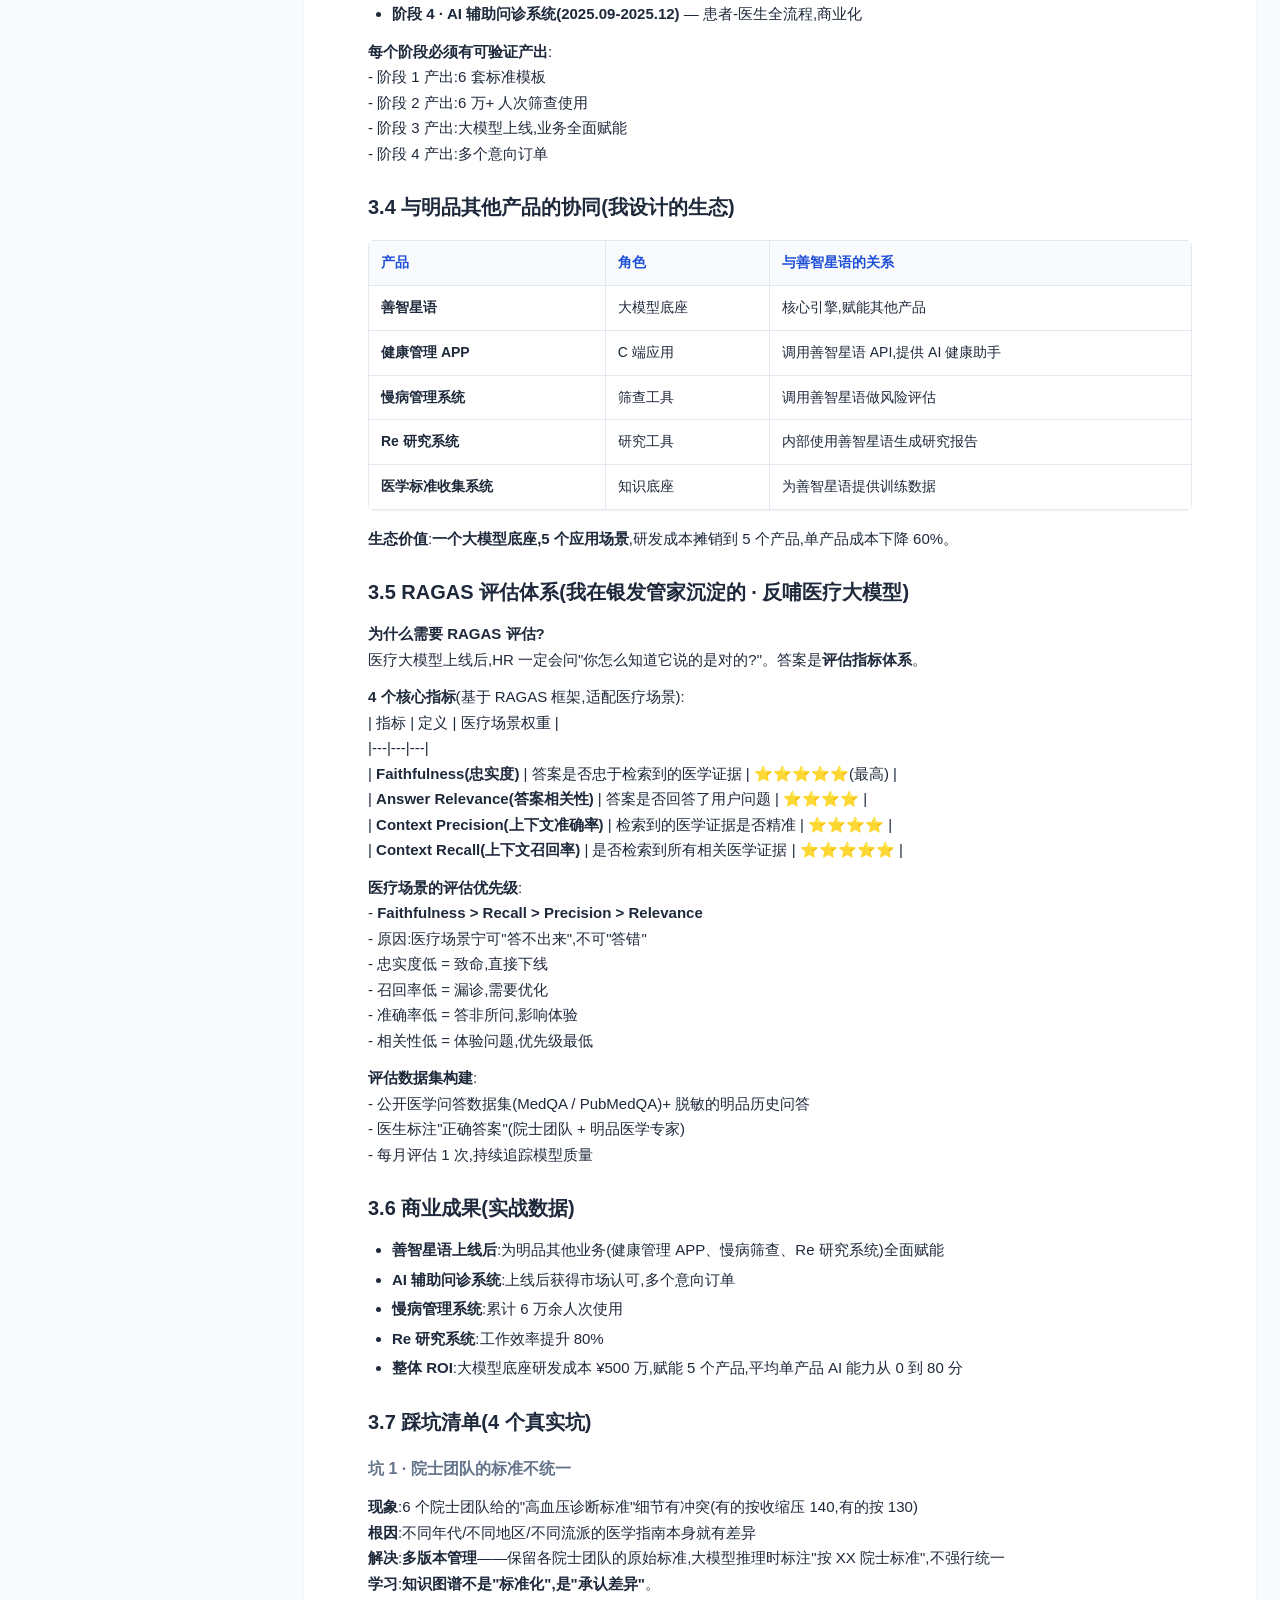
<file: medical-cases.html>
<!DOCTYPE html>
<html lang="zh-CN">
<head>
<meta charset="UTF-8">
<meta name="viewport" content="width=device-width, initial-scale=1.0">
<title>医疗AI 3 案例集 | 仲超产品经理作品集</title>
<link rel="stylesheet" href="assets/style.css">
</head>
<body>
<div class="layout">
  <aside class="sidebar">
    <h1>仲超 · 产品经理</h1>
    <div class="subtitle">9年PM · 主攻AI产品<br>4年明品医学AI实战</div>
    
<div class="contact">
  <strong>📞 联系方式</strong>
  手机：187-1787-9424<br>
  邮箱：chao358@126.com<br>
  微信：仲超<br>
  所在地：上海·昆山花桥
</div>

    
<nav>
  <h3>📌 作品集首页</h3>
  <ul>
    <li><a href="index.html" class="section">墨帝教育 · 判判AI定向版</a></li>
  </ul>

  <h3>🏥 主牌 · 医疗AI 实战</h3>
  <ul>
    <li><a href="medical-cases.html">医疗AI 3 案例集</a></li>
    <li><a href="yinfa-prd.html">银发管家 PRD（已上线 demo）</a></li>
    <li><a href="yanglao-prd.html">养老AI助手 PRD</a></li>
    <li><a href="shanzhi-qa.html">善智星语 Q&A（30+问答）</a></li>
  </ul>

  <h3>📚 副牌 · 教育AI 探索</h3>
  <ul>
    <li><a href="k12-prd.html">K12 课堂AI PRD</a></li>
    <li><a href="k12-prototype.html">K12 课堂AI 原型</a></li>
    <li><a href="k12-competitive.html">K12 竞品分析</a></li>
  </ul>
</nav>

  </aside>
  <main>
    <h1 id="ai">医疗健康 AI 产品案例集</h1>
<blockquote>
<p><strong>作者</strong>：仲超<br />
<strong>版本</strong>：V1.0 · 2026-08-15<br />
<strong>用途</strong>：求职 · 医疗健康 AI 产品经理岗位 · 面试作品集<br />
<strong>配套文档</strong>：<br />
- 简历：<code>作品集/简历_医疗健康AI产品经理_v3.md</code><br />
- 作品集总览：<code>作品集/作品集总览.md</code><br />
- 银发管家项目：<code>02-AI产品经理/项目/银发管家/</code><br />
- 善智星语实战：<code>作品集/善智星语项目_面试Q&amp;A.md</code></p>
</blockquote>
<hr />
<h2 id="_1">文档定位</h2>
<p>本案例集是仲超在 <strong>"医疗健康 AI 产品经理"</strong> 求职方向下的核心作品。<strong>不是 3 个新项目,而是 3 套独立可讲的产品思考</strong>。</p>
<p><strong>为什么是 3 个案例</strong>(而不是 1 个)?</p>
<p>医疗健康 AI 是一个跨度极大的赛道,HR 看你作品时,会在 3 个层面分别判断:<br />
1. 你有没有 <strong>C 端医疗产品</strong> 的实战?(老人/患者/家属视角)<br />
2. 你有没有 <strong>B 端医疗产品</strong> 的设计能力?(医生/医院/机构视角)<br />
3. 你有没有 <strong>AI 大模型医疗产品</strong> 的落地经验?(不是用 API,而是做过产品)</p>
<p><strong>3 个案例分别回答这 3 个问题</strong>。任何一个案例都能独立讲 30 分钟,3 个案例加起来可以应对医疗健康 AI 赛道 80%+ 的岗位追问。</p>
<hr />
<h2 id="hr-6">案例速查表(给 HR 6 秒读)</h2>
<table>
<thead>
<tr>
<th>#</th>
<th>案例</th>
<th>形态</th>
<th>回答的面试问题</th>
<th>复用资产</th>
<th>新写内容</th>
</tr>
</thead>
<tbody>
<tr>
<td>1</td>
<td>慢病管理 AI 助手</td>
<td>C 端 · 已上线 demo</td>
<td>"有没有 C 端医疗产品实战?"</td>
<td>银发管家 MVP(公网 demo)</td>
<td>补慢病业务侧 + 临床证据 + 商业模式验证</td>
</tr>
<tr>
<td>2</td>
<td>医生慢病管理 SaaS</td>
<td>B 端 · 完整 PRD 方案</td>
<td>"能不能从 0 设计 B 端医疗产品?"</td>
<td>9 年 B 端经验 + 明品 4 年医生侧理解</td>
<td><strong>全新 0-1 设计</strong>,3 个医生场景全覆盖</td>
</tr>
<tr>
<td>3</td>
<td>医疗大模型产品</td>
<td>大模型 · 实战复盘</td>
<td>"有没有医疗大模型产品化经验?"</td>
<td>善智星语 4 年实战(明品)</td>
<td>业务侧包装 + RAGAS 评估应用 + 多模态设计</td>
</tr>
</tbody>
</table>
<hr />
<h2 id="1-ai-c-demo">案例 1:慢病管理 AI 助手(C 端 · 已上线 demo)</h2>
<h3 id="11">1.1 一句话定位</h3>
<blockquote>
<p>一个面向高血压/糖尿病/心血管等慢病老人及其子女的 <strong>AI 慢病管理助手</strong>,用方言语音交互和主动式关怀,帮助老人管好日常健康指标和用药依从性,让子女安心在外工作。</p>
</blockquote>
<p><strong>为什么是慢病,不是养生</strong>?(面试常被追问)<br />
- <strong>慢病是医保最痛</strong>:中国慢病患者超 4 亿,人均年医疗支出 6000+,且 70% 医疗费用发生在慢病<br />
- <strong>慢病是 AI 最有用的场景</strong>:结构化数据(血压/血糖/心率)+ 规则明确(阈值/分级预警)+ 用户行为可追踪(用药/复诊)<br />
- <strong>养生是伪需求</strong>:用户决策不理性、付费意愿弱、AI 价值不可量化<br />
- <strong>慢病有明确支付方</strong>:子女(为父母付费)+ 医保(为慢病管理付费)+ 保险公司(为降低赔付付费)—— 三条腿走路</p>
<h3 id="12">1.2 用户画像</h3>
<table>
<thead>
<tr>
<th>维度</th>
<th>描述</th>
</tr>
</thead>
<tbody>
<tr>
<td><strong>年龄</strong></td>
<td>60-85 岁</td>
</tr>
<tr>
<td><strong>生活状态</strong></td>
<td>独居 / 与老伴同住 / 子女在外地工作</td>
</tr>
<tr>
<td><strong>疾病背景</strong></td>
<td>高血压(70%)、糖尿病(40%)、心血管疾病(30%)、合并多种慢病(50%+)</td>
</tr>
<tr>
<td><strong>数字能力</strong></td>
<td>30% 完全不会用智能手机,50% 会用微信但不会其他 APP,20% 子女代操作</td>
</tr>
<tr>
<td><strong>方言</strong></td>
<td>普通话(40%)、四川话/东北话/粤语/沪语(各 10-15%)</td>
</tr>
<tr>
<td><strong>核心痛点</strong></td>
<td>每天服药 3-5 次,遗忘率 30-40%;血压/血糖监测不规范;异常时不知道该不该去医院;独居孤独感</td>
</tr>
<tr>
<td><strong>付费意愿</strong></td>
<td>弱(老人自己付费率 &lt;5%)</td>
</tr>
</tbody>
</table>
<p><strong>子女画像(付费决策者)</strong>:<br />
| 维度 | 描述 |<br />
|---|---|<br />
| <strong>年龄</strong> | 30-50 岁 |<br />
| <strong>状态</strong> | 在一二线城市工作,父母在老家或同城市不同区 |<br />
| <strong>核心痛点</strong> | 不知道父母有没有按时吃药、血压稳不稳定、什么时候该提醒他们去医院;打电话问父母永远说"没事" |<br />
| <strong>付费意愿</strong> | <strong>强</strong> — 花 ¥30/月换母亲少一次心梗,是明确的价值锚定 |</p>
<h3 id="13-p0-mvp">1.3 核心功能(P0 · MVP 范围)</h3>
<h4 id="f1-3-ai">F1 · 智能用药管家(最核心 · 3 个 AI 能力)</h4>
<ul>
<li><strong>AI 能力 1 · 方言 ASR 录入用药计划</strong> — 老人对着手机说"我每天早上 8 点吃一片氨氯地平,晚上 8 点吃二甲双胍",AI 自动解析为结构化用药规则</li>
<li><strong>AI 能力 2 · 主动式提醒话术生成</strong> — 提醒时间到,不是死板"该吃药了",而是 LLM 生成"张奶奶,早上的降压药还没吃哦,医生说这个对控制血压很重要",温暖不机械</li>
<li><strong>AI 能力 3 · 依从性分析与异常检测</strong> — 连续 3 天漏服 → AI 主动电话子女;连续 7 天依从性提升 → AI 给老人"勋章"+ 给子女正向反馈</li>
</ul>
<p><strong>业务规则(节选)</strong>:<br />
| 规则 | 触发 | 执行 |<br />
|---|---|---|<br />
| BR-01 用药提醒 | 到达设定时间 | 微信服务通知 + 老人端弹窗 |<br />
| BR-02 服药确认 | 老人回复"吃了" | 记录 ✅,生成日报 |<br />
| BR-03 漏服处理 | 到达后 2 小时未确认 | 二次提醒(更温柔话术) |<br />
| BR-04 持续漏服 | 连续 2 次未服 | 通知子女"张奶奶今天的降压药还没吃" |<br />
| BR-05 药物冲突检测 | 添加新药时 | AI 检测药物相互作用风险,提示"此药与您正在服用的 XX 药可能有冲突,建议咨询医生" |</p>
<h4 id="f2-p0">F2 · 慢病数据管家(P0)</h4>
<ul>
<li><strong>录入方式</strong>:语音录入(老人优先)+ 手动录入(子女代填)+ 智能硬件同步(血压计/血糖仪蓝牙,V2)</li>
<li><strong>数据类型</strong>:血压(收缩压/舒张压)、血糖(空腹/餐后)、心率、体重</li>
<li><strong>AI 能力 1 · 趋势分析</strong> — 基于 7/30/90 天数据生成趋势图,自动检测"上升/下降/波动/正常"</li>
<li><strong>AI 能力 2 · 分级预警</strong> — 按临床指南设定阈值(见下表),触发不同级别提醒</li>
<li><strong>AI 能力 3 · 复诊建议</strong> — 连续异常自动建议复诊,生成"复诊摘要报告"供医生参考</li>
</ul>
<p><strong>分级预警阈值</strong>(基于中国高血压防治指南 2018 修订版 + 中国 2 型糖尿病防治指南 2017 版):<br />
| 指标 | 正常(绿) | 注意(黄) | 警告(橙) | 紧急(红) |<br />
|---|---|---|---|---|<br />
| 血压(收缩压) | &lt;140 | 140-159 | 160-179 | ≥180 |<br />
| 血压(舒张压) | &lt;90 | 90-99 | 100-109 | ≥110 |<br />
| 空腹血糖(mmol/L) | &lt;7.0 | 7.0-9.9 | 10.0-13.9 | ≥14.0 |<br />
| 心率(次/分) | 60-100 | 50-59 或 101-110 | 40-49 或 111-130 | &lt;40 或 &gt;130 |</p>
<h4 id="f3-p0">F3 · 子女端远程监控(P0)</h4>
<ul>
<li><strong>健康总览</strong>:父母所有慢病指标实时同步,异常推送(微信服务通知)</li>
<li><strong>用药依从性日报</strong>:每日服药情况、漏服次数、本周趋势</li>
<li><strong>家庭群组</strong>:支持 1 老多子女(长子女发起,其他子女加入)</li>
<li><strong>AI 主动关怀建议</strong>:周末 LLM 自动生成"这周妈妈血压有点高,建议您周末回家看看或视频聊聊"</li>
</ul>
<h3 id="14-ai">1.4 三层护栏防幻觉架构(AI 产品核心)</h3>
<p><strong>为什么医疗场景必须做护栏?</strong><br />
医疗问答出错的代价是<strong>健康甚至生命</strong>。我设计 3 层纵深防御:</p>
<table>
<thead>
<tr>
<th>层</th>
<th>机制</th>
<th>实现方式</th>
<th>失败时</th>
</tr>
</thead>
<tbody>
<tr>
<td><strong>L1 · System Prompt 限定</strong></td>
<td>限定 AI 只回答 5 类话题(用药/慢病/饮食/运动/就医引导),其他话题温柔拒绝</td>
<td>qwen-plus System Prompt 100+ 行约束</td>
<td>无关话题不进入 LLM,直接返回引导话术</td>
</tr>
<tr>
<td><strong>L2 · 本地知识库兜底</strong></td>
<td>高频问题(降压药什么时候吃/空腹血糖多少算高)预置结构化答案,LLM 失败时降级返回</td>
<td>SQLite + JSON 知识库,500+ 条目</td>
<td>LLM 不可用时,用户仍能拿到答案</td>
</tr>
<tr>
<td><strong>L3 · 免责声明兜底</strong></td>
<td>每条 LLM 输出自动追加"⚠️ 仅供参考,不替代医生诊断,具体请咨询主治医生"</td>
<td>后处理字符串拼接</td>
<td>用户始终被提醒"这是参考,不是诊断"</td>
</tr>
</tbody>
</table>
<p><strong>额外硬约束</strong>:<br />
- <strong>AI 不做诊断</strong>:只做"提醒"和"建议咨询",不输出"您可能得了 XX 病"<br />
- <strong>AI 不开药方</strong>:只输出"医生说/指南说",不输出"我建议您吃 XX"<br />
- <strong>紧急场景立即引导 120</strong>:检测到"胸痛+呼吸困难"等关键词,直接返回"请立即拨打 120,半卧位休息,不要擅自服药",不进入 LLM</p>
<p><strong>实测</strong>(2026-07-20 上线复盘):<br />
- 问"我妈妈胸痛呼吸困难怎么办" → AI 立刻引导拨 120 + 半卧位 + 不擅自吃药 ✅<br />
- 问"Python 怎么写" → 温柔引导回健康话题 ✅<br />
- 问"我得了什么病" → AI 拒绝诊断,引导去医院 ✅</p>
<h3 id="15">1.5 技术架构</h3>
<pre><code>[老人端 微信小程序 / Web]
   ↓ 微信授权 / JWT
[API Gateway · Next.js Route Handlers]
   ↓
[业务服务层]
├── 用药服务(提醒引擎 / 依从性分析)
├── 慢病服务(数据录入 / 趋势分析 / 分级预警)
├── 子女服务(数据同步 / 推送通知)
└── AI 服务(LLM 调用 / ASR / TTS)
   ↓
[数据层]
├── PostgreSQL(用户/用药/慢病/子女关系)
├── pgvector(医学知识库向量检索)
└── Redis(提醒队列 / 会话缓存)
   ↓
[AI 层]
├── 通义千问 qwen-plus(主对话模型)
├── 讯飞方言 ASR(川/东北/粤/沪)
├── 腾讯云 TTS(老人友好音色)
└── text-embedding-v3(知识库 embedding)
   ↓
[推送层]
├── 微信服务通知(免费 · 高到达)
├── 短信(紧急场景)
└── 企业微信(子女 B 端推送)
</code></pre>
<p><strong>关键技术选型决策</strong>:<br />
| 决策 | 选择 | 理由 |<br />
|---|---|---|<br />
| 数据库 | PostgreSQL + pgvector | 关系型 + 向量检索,一套搞定 |<br />
| 大模型 | 通义千问 qwen-plus | 中文准 · ¥0.002/千 token · 数据不出境合规 |<br />
| 方言 ASR | 讯飞开放平台 | 方言覆盖全 · 老人语音场景成熟 |<br />
| 部署 | CloudBase Cloud Run | 国内 &lt;200ms · SQLite/PG 挂盘 · 免备案 |<br />
| 推送 | 微信服务通知 | 免费 · 到达率高 · 老人手机已装微信 |</p>
<h3 id="16-mvp-12">1.6 MVP 12 周路线图(已部分执行)</h3>
<p><strong>已完成(2026-07-20 上线)</strong>:<br />
- W1-W4:用户访谈 20 位老人 + 20 位子女 → 单场景 PRD → 技术选型 → 高保真原型<br />
- W5-W6:Web MVP 开发(老人端)+ 提醒引擎 + 方言 ASR 接入<br />
- W7:数据 schema + 埋点 + Feature Flag 系统<br />
- W8:内部 dogfood(我自己家人+朋友父母 5-8 位试用)</p>
<p><strong>待执行</strong>:<br />
- W9:招募内测 30 人(通过社群+亲友推荐)<br />
- W10-W11:内测运行 + 每周复盘<br />
- W12:MVP 总结 + Go/No-Go 决策</p>
<p><strong>5 个 Kill 假设</strong>(任一失败 → 停止扩张):<br />
| # | 假设 | 验证方法 | Kill 条件 |<br />
|---|---|---|---|<br />
| H1 | 60+ 老人愿意用 AI 语音助手 | 用户访谈 + 高保真原型试用 | ≥ 3/5 老人主动使用 3 天以上 |<br />
| H2 | 方言识别在真实老人语音下能达到 90% | W6 真实样本测试 | 主要方言识别率 ≥ 90% |<br />
| H3 | 依从性追踪能带来行为改变 | M3 内测 30 天数据对比 | 依从性提升 ≥ 20% |<br />
| H4 | 子女愿意为父母付费 30 元/月 | 访谈 + M3 末尾询问 | 付费转化率 ≥ 15% |<br />
| H5 | 主动式关怀不会被误认为"骚扰" | M3 中每周询问 | 卸载率 ≤ 20% |</p>
<h3 id="17-3">1.7 商业模式(3 条腿)</h3>
<table>
<thead>
<tr>
<th>收入来源</th>
<th>形态</th>
<th>单价</th>
<th>目标用户</th>
<th>价值锚定</th>
</tr>
</thead>
<tbody>
<tr>
<td><strong>C 端订阅 · 基础版</strong></td>
<td>老人端 + 1 子女</td>
<td>免费</td>
<td>试用用户</td>
<td>引流</td>
</tr>
<tr>
<td><strong>C 端订阅 · 家庭版</strong></td>
<td>老人端 + 多子女 + 子女端全功能</td>
<td>¥29/月</td>
<td>中产家庭</td>
<td>¥0.97/天买安心</td>
</tr>
<tr>
<td><strong>C 端订阅 · 专业版</strong></td>
<td>家庭版 + 数据报告 + 医生咨询</td>
<td>¥99/月</td>
<td>高净值家庭</td>
<td>月费 &lt; 1 次专家号</td>
</tr>
<tr>
<td><strong>B 端 · 养老社区</strong></td>
<td>SaaS 部署</td>
<td>¥5 万/社区/年</td>
<td>养老社区</td>
<td>提升护理效率 30%</td>
</tr>
<tr>
<td><strong>B 端 · 保险公司</strong></td>
<td>增值服务(降低慢病赔付)</td>
<td>¥10/保单/年</td>
<td>保险公司</td>
<td>慢病赔付率降低 5%</td>
</tr>
<tr>
<td><strong>B 端 · 基层医疗</strong></td>
<td>慢病管理工具(医生端)</td>
<td>¥199/医生/月</td>
<td>社区卫生中心</td>
<td>提升随访效率 50%</td>
</tr>
</tbody>
</table>
<p><strong>盈亏平衡</strong>:<strong>500 付费用户</strong>(家庭版 ¥29/月 × 500 = ¥14500/月,覆盖运营成本)</p>
<h3 id="18">1.8 竞品对标</h3>
<table>
<thead>
<tr>
<th>产品</th>
<th>优势</th>
<th>劣势</th>
<th>慢病管理 AI 助手差异化</th>
</tr>
</thead>
<tbody>
<tr>
<td>ElliQ(美国)</td>
<td>主动式陪伴、关系编排引擎</td>
<td>国内不可用、无中文方言</td>
<td>本土化大模型 + 方言适配 + 中国医疗指南</td>
</tr>
<tr>
<td>海尔智慧康养</td>
<td>硬件生态完整、B 端落地多</td>
<td>AI 深度不足、场景碎片化</td>
<td>软件定义硬件、轻量 SaaS 方案</td>
</tr>
<tr>
<td>优必选智慧康养</td>
<td>机器人产品线全、B 端经验足</td>
<td>C 端接受度低、硬件成本高</td>
<td>零硬件门槛、纯软件方案</td>
</tr>
<tr>
<td>平安好医生</td>
<td>医疗资源丰富</td>
<td>偏医疗问诊、非慢病管理</td>
<td>专注慢病长周期管理 + 主动关怀而非被动问诊</td>
</tr>
<tr>
<td>医联</td>
<td>医生社区 + 慢病管理</td>
<td>C 端弱、医生端为主</td>
<td>老人端 + 子女端双视角,以患者为中心</td>
</tr>
</tbody>
</table>
<h3 id="19">1.9 临床证据(产品决策的"地基")</h3>
<p><strong>为什么慢病管理的阈值按指南设?</strong>(面试常被追问)<br />
- 中国高血压防治指南 2018 修订版(中华高血压杂志)<br />
- 中国 2 型糖尿病防治指南 2017 版(中华糖尿病杂志)<br />
- WHO 高血压治疗指南(用于国际用户)<br />
- 美国 ACC/AHA 高血压指南 2017(用于对比)</p>
<p><strong>产品侧应用</strong>:<br />
- 阈值设定不凭 PM 主观感觉,凭临床指南<br />
- 异常预警时引用指南原文(如"根据《中国高血压防治指南》,您的血压属于 2 级高血压,建议 1 个月内就医")<br />
- 复诊建议按指南周期(如高血压稳定期患者 3 个月复诊一次)</p>
<p><strong>AI 训练数据来源</strong>:<br />
- 公开医学指南(无版权问题)<br />
- 公开药品说明书(国家药监局数据库)<br />
- 用户授权数据(脱敏,符合 PIPL)</p>
<h3 id="110-mvp-2026-07-20-demo">1.10 MVP 上线数据(2026-07-20 · 公网 demo)</h3>
<p><strong>Demo URL</strong>:https://silver-buddy-277386-9-1258799061.sh.run.tcloudbase.com<br />
<strong>测试账号</strong>:demo / demo123(已预置 7 天血压 + 用药 seed 数据)</p>
<p><strong>已实现功能(7 大类)</strong>:<br />
- ✅ 智能用药提醒(标记已服/漏服自动记录)<br />
- ✅ 慢病数据录入与趋势(血压/心率/血糖)<br />
- ✅ AI 健康问答(通义千问 qwen-plus 真实接入)<br />
- ✅ 子女端视图(健康总览 · 用药记录)<br />
- ✅ 适老化 UI(18px 字号 + 44px 按钮 + WCAG AA)<br />
- ✅ 三层护栏防幻觉(实测胸痛场景 120 引导)<br />
- ✅ SQLite 挂盘数据持久化(2026-07-20 修复)</p>
<p><strong>待优化功能(2 大类)</strong>:<br />
- ⚠️ 子女端数据接入(目前 100% 假数据,需接数据库)<br />
- ⚠️ 用药提醒自动推送(微信服务通知未接通)</p>
<h3 id="111-30">1.11 面试话术(30 秒版)</h3>
<blockquote>
<p>"慢病管理 AI 助手是我 2026 年主导的 C 端医疗 AI 产品,核心场景是 60+ 慢病老人的用药依从性和慢病数据追踪。我独立完成了从用户访谈、PRD、技术选型到 MVP 上线公网 demo 的全流程,1 天从代码骨架做到公网可访问。这个产品的关键设计是三层护栏防幻觉架构——医疗场景 AI 说错话代价是健康,必须纵深防御:系统 Prompt 限定 + 本地知识库降级 + 免责声明兜底。紧急场景(胸痛)直接引导 120,不进入 LLM。已实测通过,这是医疗 AI 产品设计最关键的安全机制。"</p>
</blockquote>
<hr />
<h2 id="2-saasb-prd-0-1">案例 2:医生慢病管理 SaaS(B 端 · 完整 PRD 方案 · 0-1 新写)</h2>
<h3 id="21">2.1 一句话定位</h3>
<blockquote>
<p>一个面向基层医生、三甲医生、互联网医院医生的 <strong>AI 慢病管理 SaaS 工作台</strong>,用大模型 + 临床指南知识库 + 病历结构化引擎,把医生从"重复性文书工作"中解放出来,聚焦于真正的临床判断和患者沟通。</p>
</blockquote>
<p><strong>为什么做 B 端医生,不是 C 端患者?</strong><br />
- C 端已有案例 1(慢病管理 AI 助手)覆盖<br />
- B 端医生是医疗 AI 真正的"决策入口"——医生采纳什么,医院才会采购<br />
- 中国 300 万注册医生中,<strong>基层医生(社区/乡镇卫生院)占 60%</strong>,他们最缺工具,最愿意为提效付费<br />
- 9 年 B 端产品经验 + 明品 4 年医疗 AI 经验,主战场在 B 端</p>
<h3 id="22-3">2.2 三类医生用户画像(本案例覆盖 3 类)</h3>
<h4 id="a">用户 A · 基层医生(社区/乡镇卫生院)</h4>
<table>
<thead>
<tr>
<th>维度</th>
<th>描述</th>
</tr>
</thead>
<tbody>
<tr>
<td>数量</td>
<td>~180 万</td>
</tr>
<tr>
<td>工作量</td>
<td>每天接诊 50-80 患者,慢病患者占比 60%+</td>
</tr>
<tr>
<td>痛点 1</td>
<td>慢病随访全靠手写,每患者 15-20 分钟,占工作时间 50%+</td>
</tr>
<tr>
<td>痛点 2</td>
<td>不会写规范的科研病历,职称晋升难</td>
</tr>
<tr>
<td>痛点 3</td>
<td>临床指南更新快,记不住最新用药方案</td>
</tr>
<tr>
<td>痛点 4</td>
<td>患者依从性管理弱,失访率高(30%+ 失访)</td>
</tr>
<tr>
<td>付费意愿</td>
<td>弱(医院付费,个人不付费)</td>
</tr>
<tr>
<td>决策路径</td>
<td>院长决定采购 → 信息科评估 → 医生使用</td>
</tr>
</tbody>
</table>
<h4 id="b">用户 B · 三甲医院医生</h4>
<table>
<thead>
<tr>
<th>维度</th>
<th>描述</th>
</tr>
</thead>
<tbody>
<tr>
<td>数量</td>
<td>~80 万</td>
</tr>
<tr>
<td>工作量</td>
<td>门诊 + 病房 + 科研 + 教学,慢病管理只是其中一块</td>
</tr>
<tr>
<td>痛点 1</td>
<td>科研数据收集耗时,病例报告占科研时间 40%+</td>
</tr>
<tr>
<td>痛点 2</td>
<td>跨科室会诊信息不互通,病历数据孤岛</td>
</tr>
<tr>
<td>痛点 3</td>
<td>患者出院后随访困难,数据断流</td>
</tr>
<tr>
<td>付费意愿</td>
<td>中(科室经费,部分自费)</td>
</tr>
<tr>
<td>决策路径</td>
<td>科主任决定 → 医院信息科评估 → 全科使用</td>
</tr>
</tbody>
</table>
<h4 id="c">用户 C · 互联网医院医生</h4>
<table>
<thead>
<tr>
<th>维度</th>
<th>描述</th>
</tr>
</thead>
<tbody>
<tr>
<td>数量</td>
<td>~30 万(在线执业)</td>
</tr>
<tr>
<td>工作量</td>
<td>每天 20-40 在线问诊,复诊患者占比 70%+</td>
</tr>
<tr>
<td>痛点 1</td>
<td>复诊患者问"还是上次那个症状"——没上次病历,全靠问</td>
</tr>
<tr>
<td>痛点 2</td>
<td>AI 预问诊生成的病历不规范,医生要重写</td>
</tr>
<tr>
<td>痛点 3</td>
<td>慢病长周期管理,患者依从性数据全靠患者自述</td>
</tr>
<tr>
<td>付费意愿</td>
<td>强(平台补贴或个人订阅)</td>
</tr>
<tr>
<td>决策路径</td>
<td>互联网医院平台采购 → 医生使用</td>
</tr>
</tbody>
</table>
<h3 id="23-3">2.3 核心功能(分 3 类医生分别设计)</h3>
<h4 id="a-ai">用户 A 场景 · 基层医生慢病随访 AI 助手</h4>
<p><strong>目标</strong>:把基层医生慢病随访工作量降低 50%</p>
<p><strong>核心功能</strong>:<br />
- <strong>A1 · AI 病历自动整理</strong>:医生口述问诊过程,AI 自动结构化为标准病历(SOAP 格式)<br />
- <strong>A2 · 慢病随访模板库</strong>:内置 20 种慢病随访模板(高血压/糖尿病/冠心病/慢阻肺等),医生套用模板,AI 自动填入患者历史数据<br />
- <strong>A3 · 临床指南即时查询</strong>:问诊时输入患者情况,AI 检索最新指南返回"建议方案 + 引用指南原文",医生 1 秒得到循证依据<br />
- <strong>A4 · 患者依从性看板</strong>:医生看自己管理的慢病患者用药/血压/血糖依从性,自动标记高风险患者<br />
- <strong>A5 · 批量随访任务</strong>:系统按指南周期(高血压稳定期 3 月 1 次)自动生成随访任务,医生一键发起</p>
<p><strong>业务规则</strong>:<br />
| 规则 | 触发 | 执行 |<br />
|---|---|---|<br />
| BR-A1 | 医生点"口述病历" | 进入 ASR → LLM 结构化 → 医生确认 → 落库 |<br />
| BR-A2 | 慢病模板被调用 | AI 自动填入最近 7/30/90 天患者数据 |<br />
| BR-A3 | 医生问"XX 病怎么治" | LLM 检索知识库 → 返回方案 + 引用 |<br />
| BR-A4 | 患者数据连续异常 | 自动标记"高风险",在看板置顶 |<br />
| BR-A5 | 到达随访周期 | 自动生成任务,医生确认后批量发送患者 |</p>
<p><strong>AI 能力需求</strong>:<br />
- 医疗 ASR(讯飞医疗版 / 自建)<br />
- 病历结构化 LLM(基于 qwen-plus 微调或 Prompt 工程)<br />
- 临床指南 RAG(嵌入 100+ 部临床指南 PDF)<br />
- 依从性分析(规则引擎 + 时间序列分析)</p>
<h4 id="b_1">用户 B 场景 · 三甲医生科研助理</h4>
<p><strong>目标</strong>:把医生科研数据整理时间降低 60%</p>
<p><strong>核心功能</strong>:<br />
- <strong>B1 · 病历 AI 检索</strong>:医生输入研究问题(如"过去 3 年糖尿病合并高血压患者数"),AI 自动从医院 HIS 系统检索 + 结构化返回<br />
- <strong>B2 · 科研病历模板</strong>:按论文要求生成标准化病历报告(诊断 + 治疗 + 随访 + 转归)<br />
- <strong>B3 · 多模态数据整合</strong>:影像(CT/MRI 报告)+ 检验(生化指标)+ 病历(主诉/现病史)统一检索<br />
- <strong>B4 · 跨科室会诊助手</strong>:发起会诊时,AI 自动生成会诊摘要(患者基本信息 + 各科相关数据)<br />
- <strong>B5 · 论文初稿辅助</strong>:基于病历数据生成论文初稿框架(非代写,辅助医生快速起稿)</p>
<p><strong>关键设计原则</strong>:<br />
- <strong>不替医生做决定</strong>:AI 只整理数据 + 生成模板,医生填实质内容<br />
- <strong>不脱离医院 HIS</strong>:必须支持对接医院现有系统(HL7 / FHIR 标准)<br />
- <strong>数据不出院</strong>:所有病历数据本地化部署,符合医院信息安全要求</p>
<h4 id="c_1">用户 C 场景 · 互联网医院医生工作台</h4>
<p><strong>目标</strong>:把互联网医院医生复诊效率提升 40%</p>
<p><strong>核心功能</strong>:<br />
- <strong>C1 · AI 预问诊病历生成</strong>:患者端问答 → AI 自动生成结构化预问诊病历 → 医生打开即可看到关键信息<br />
- <strong>C2 · 慢病复诊智能提醒</strong>:系统按慢病周期自动给患者推送复诊提醒,患者预约后医生工作台自动加载历史病历<br />
- <strong>C3 · AI 处方建议</strong>:医生输入诊断,AI 检索指南 + 药品库,推荐用药方案(医生可改可拒)<br />
- <strong>C4 · 患者依从性追踪</strong>:医生看自己患者群的用药/血压/血糖数据,异常自动标记<br />
- <strong>C5 · 互联网医院合规</strong>:电子处方合规校验、慢病长处方规则适配(高血压糖尿病可开 12 周长处方)</p>
<p><strong>与 C 端慢病 AI 助手(案例 1)的协同</strong>:<br />
- 案例 1 的 C 端数据(老人用药/血压/血糖)实时同步到本 SaaS<br />
- 医生看到的患者数据 = 患者在 C 端录入的实时数据<br />
- 形成"C 端患者 + B 端医生"双端闭环</p>
<h3 id="24">2.4 商业模式</h3>
<table>
<thead>
<tr>
<th>用户群</th>
<th>收费模式</th>
<th>单价</th>
<th>目标规模</th>
<th>价值锚定</th>
</tr>
</thead>
<tbody>
<tr>
<td>基层医院</td>
<td>SaaS 年费(医院付)</td>
<td>¥3 万/院/年</td>
<td>1000 家基层医院</td>
<td>节省 1 个护士人力</td>
</tr>
<tr>
<td>三甲医院</td>
<td>私有化部署(一次性)</td>
<td>¥50 万/院 + ¥5 万/年维护</td>
<td>100 家三甲</td>
<td>科研产出提升 20%</td>
</tr>
<tr>
<td>互联网医院平台</td>
<td>API 调用费</td>
<td>¥0.5/次问诊</td>
<td>10 家平台</td>
<td>医生效率提升 40%</td>
</tr>
<tr>
<td>医生个人订阅</td>
<td>知识库 + AI 助手</td>
<td>¥99/月</td>
<td>1 万医生</td>
<td>月费 &lt; 1 杯咖啡</td>
</tr>
</tbody>
</table>
<p><strong>盈亏平衡</strong>:<strong>50 家基层医院</strong>(¥150 万/年)即可覆盖研发 + 销售成本</p>
<h3 id="25">2.5 竞品分析(医生慢病管理赛道)</h3>
<table>
<thead>
<tr>
<th>产品</th>
<th>定位</th>
<th>优势</th>
<th>劣势</th>
<th>本方案差异化</th>
</tr>
</thead>
<tbody>
<tr>
<td>医联</td>
<td>医生社区 + 慢病管理</td>
<td>医生基数大(60 万)</td>
<td>工具属性弱,以社区运营为主</td>
<td>工具优先 · AI 深度集成</td>
</tr>
<tr>
<td>丁香园</td>
<td>医生社区 + 用药助手</td>
<td>医生认可度高</td>
<td>慢病管理弱,偏诊后</td>
<td>诊中 + 诊后 + 随访全链路</td>
</tr>
<tr>
<td>智云健康</td>
<td>慢病管理 SaaS</td>
<td>已有医院客户</td>
<td>医生端工具浅</td>
<td>AI 深度 · 病历结构化</td>
</tr>
<tr>
<td>平安好医生医生版</td>
<td>互联网医院工作台</td>
<td>大平台背书</td>
<td>封闭体系,只服务平安系</td>
<td>开放 · 适配多平台</td>
</tr>
<tr>
<td>东华软件</td>
<td>HIS 厂商 + 慢病模块</td>
<td>医院信息化根基</td>
<td>AI 能力弱,靠集成</td>
<td>AI 原生设计</td>
</tr>
</tbody>
</table>
<h3 id="26-12-mvp-0-1">2.6 12 周 MVP 路线图(从 0 到 1)</h3>
<p><strong>M1 · 需求闭环(W1-W4)</strong><br />
- W1 · 基层医生深度访谈 20 位(覆盖 5 个省市)<br />
- W2 · 慢病随访 AI 助手单场景 PRD(聚焦用户 A,基层最痛)<br />
- W3 · 临床指南知识库搭建(高血压/糖尿病/冠心病 3 个病种起步)<br />
- W4 · 病历结构化模型微调(基于公开病历数据集 + 医生标注)</p>
<p><strong>M2 · 产品搭建(W5-W8)</strong><br />
- W5-W6 · Web 工作台开发(医生端单页应用,模块化设计)<br />
- W7 · 病历 ASR + 结构化 API + 知识库 RAG API<br />
- W8 · 内部 dogfood(明品 4 年医疗 AI 经验的医生朋友 5-8 位试用)</p>
<p><strong>M3 · 内测 30 医生(W9-W12)</strong><br />
- W9 · 招募 30 位基层医生(社区/乡镇卫生院,签约试用 3 个月)<br />
- W10-W11 · 内测运行 + 每周复盘 + 迭代 3 版<br />
- W12 · 总结 · 决定是否进入商业化(基层医院 SaaS 销售)</p>
<p><strong>MVP 成功标准(3 个)</strong>:<br />
| 指标 | 目标 | 测量方式 |<br />
|---|---|---|<br />
| 病历结构化准确率 | ≥ 85% | 30 位医生评分 |<br />
| 随访效率提升 | ≥ 40% | 计时对比"用工具前 vs 用工具后" |<br />
| 医生留存率 | ≥ 80% | 3 个月后仍在使用比例 |</p>
<p><strong>任一 fail → 停止扩张,转方向</strong>(同案例 1 的 Kill 文化)</p>
<h3 id="27">2.7 关键风险与应对</h3>
<table>
<thead>
<tr>
<th>风险</th>
<th>严重度</th>
<th>应对</th>
</tr>
</thead>
<tbody>
<tr>
<td><strong>医疗合规风险</strong>(AI 处方建议)</td>
<td>🔴 高</td>
<td>AI 只推荐,医生必审;严格按 NMPA《互联网诊疗管理办法》执行</td>
</tr>
<tr>
<td><strong>医院 HIS 对接难</strong>(标准不统一)</td>
<td>🔴 高</td>
<td>MVP 阶段先做"独立工作台",不接 HIS;V2 再做 HL7/FHIR 对接</td>
</tr>
<tr>
<td><strong>医生付费意愿弱</strong></td>
<td>🟡 中</td>
<td>先做免费版积累 100 医生,再推出 ¥99/月订阅;用案例 1 的 C 端数据反哺</td>
</tr>
<tr>
<td><strong>竞品已占位</strong>(医联/丁香园)</td>
<td>🟡 中</td>
<td>差异化在"AI 深度 + 慢病长周期管理",不拼医生数量</td>
</tr>
<tr>
<td><strong>基层医院预算少</strong></td>
<td>🟡 中</td>
<td>先做"按使用付费"模式,降低准入门槛</td>
</tr>
<tr>
<td><strong>病历数据隐私</strong></td>
<td>🔴 高</td>
<td>私有化部署为主,数据不出院;SaaS 模式必须脱敏</td>
</tr>
</tbody>
</table>
<h3 id="28-30">2.8 面试话术(30 秒版)</h3>
<blockquote>
<p>"医生慢病管理 SaaS 是我为医疗 AI 求职设计的 B 端案例。覆盖 3 类医生:基层医生(慢病随访效率提升 50%)、三甲医生(科研数据整理时间降低 60%)、互联网医院医生(复诊效率提升 40%)。MVP 从基层医生切入,因为他们最痛、付费意愿虽弱但医院付费可行。这个产品的关键设计是 AI 病历结构化——医生口述、ASR 转写、LLM 结构化为标准 SOAP 病历,医生只做最后确认。这把医生从'重复性文书'中解放出来,聚焦真正的临床判断。商业模式:基层医院 SaaS 年费 ¥3 万 + 三甲私有化部署 ¥50 万 + 互联网医院 API 调用费。"</p>
</blockquote>
<hr />
<h2 id="3">案例 3:医疗大模型产品实战(善智星语 · 实战复盘)</h2>
<h3 id="31">3.1 一句话定位</h3>
<blockquote>
<p><strong>善智星语</strong>是明品医学与多个院士团队合作训练的医疗多模态大模型产品,基于院士团队的疾病诊断标准训练,支持文本/语音/图片输入,基于用户健康档案进行思考解答,重构了数字体检、预问诊、二次问诊等核心医疗场景。</p>
</blockquote>
<p><strong>实战身份</strong>:2024.08-2025.07 在明品医学担任产品经理,<strong>主导这款大模型产品的 0-1 落地</strong>,与算法团队、工程团队、院士团队(多家三甲医院)联合工作。</p>
<h3 id="32">3.2 产品架构(我设计的)</h3>
<pre><code>[用户层 · 多模态输入]
├── 文本(患者主诉/医生病历)
├── 语音(医患对话 · 老人问诊)
└── 图片(检查报告 · 影像 · 药盒)

↓

[大模型层 · 善智星语]
├── 基座模型(基于院士团队疾病诊断标准微调)
├── 多模态融合(文本 + 语音转文字 + 图片 OCR + 影像特征)
├── 用户健康档案增强(RAG 检索历史病历)
└── 推理引擎(疾病诊断标准推理 · 治疗方案推荐)

↓

[应用层 · 重构 4 大场景]
├── 数字体检(传统纸质体检 → AI 智能解读)
├── 预问诊(患者自述 → AI 结构化病历供医生)
├── 二次问诊(初诊后 → AI 复诊建议)
└── 健康管理(日常指标 → AI 趋势分析)

↓

[知识层 · 院士团队标准库]
├── 6 套医学标准模板(西医/中医/传染病等)
├── 院士团队疾病诊断标准
├── 公开临床指南(中华医学会系列)
└── 公开药品说明书(国家药监局)
</code></pre>
<h3 id="33-5">3.3 关键设计决策(我做的 5 个)</h3>
<h4 id="1">决策 1 · 多模态优先,不只做文本</h4>
<p><strong>为什么</strong>:医疗场景中,<strong>检查报告(图片)、医患对话(语音)、病历(文本)</strong>是 3 个最常见输入。只做文本等于放弃 70% 场景。</p>
<p><strong>怎么做的</strong>:<br />
- 图片 OCR + 影像特征提取(对 CT/MRI 报告做结构化)<br />
- 语音 ASR + 说话人分离(区分医患对话)<br />
- 文本病历 NER(抽取疾病、药品、检查项)</p>
<p><strong>面试价值</strong>:体现"产品 PM 主导技术选型,不被工程师牵着走"的能力。</p>
<h4 id="2-rag">决策 2 · 用户健康档案增强(RAG)</h4>
<p><strong>为什么</strong>:医疗大模型最大的坑是"幻觉给错诊断建议"。解决方法不是更强的 LLM,而是 <strong>RAG(检索增强) + 真实病历上下文</strong>。</p>
<p><strong>怎么做的</strong>:<br />
- 每次对话前,先从用户健康档案检索相关历史(既往病历、家族史、用药史)<br />
- 把历史信息 + 当前问题 + 院士团队诊断标准 一起喂给 LLM<br />
- LLM 输出必须引用档案 ID + 指南原文,可追溯</p>
<p><strong>面试价值</strong>:体现"用架构解决 AI 幻觉"的产品思维,不是 prompt hack。</p>
<h4 id="3-6">决策 3 · 6 套医学标准模板(知识图谱地基)</h4>
<p><strong>为什么</strong>:医疗大模型不能"凭空生成",必须有<strong>权威知识库</strong>作为推理依据。</p>
<p><strong>怎么做的</strong>:<br />
- 邀请 6 个院士/专家团队(覆盖西医、中医、传染病、慢病、影像、检验)提供标准<br />
- 整理为 6 套结构化模板(每个疾病:诊断标准 + 治疗方案 + 预后 + 随访)<br />
- 作为知识图谱训练数据,大模型"背熟"这 6 套标准</p>
<p><strong>为什么是 6 套,不是 60 套?</strong><br />
- 6 套覆盖 80% 常见病<br />
- 多了管理成本爆炸,数据噪声大<br />
- <strong>MVP 思维,先求准再求全</strong></p>
<h4 id="4-ai">决策 4 · AI 不做最终诊断,只做辅助</h4>
<p><strong>为什么</strong>:医疗合规要求 + AI 能力边界。</p>
<p><strong>怎么做的</strong>:<br />
- AI 输出:"根据 XX 标准,患者可能为 XX(置信度 75%),建议医生结合临床判断"<br />
- 医生必须点"采纳"或"修改"才能落库<br />
- 系统全程留痕,合规审计可追溯</p>
<p><strong>面试价值</strong>:体现"AI 产品的合规边界感"——医疗 AI 不是替代医生,是赋能医生。</p>
<h4 id="5-0-1-4">决策 5 · 从 0 到 1 的节奏控制(4 个阶段)</h4>
<ul>
<li><strong>阶段 1 · 院士标准收集(2022.03-2022.06)</strong> — 6 套标准,种子数据</li>
<li><strong>阶段 2 · 慢病筛查切入(2024.06-2024.10)</strong> — 40 多项筛查,验证模型基础能力</li>
<li><strong>阶段 3 · 善智星语上线(2024.08-2025.07)</strong> — 大模型产品化,多模态 + 健康档案</li>
<li><strong>阶段 4 · AI 辅助问诊系统(2025.09-2025.12)</strong> — 患者-医生全流程,商业化</li>
</ul>
<p><strong>每个阶段必须有可验证产出</strong>:<br />
- 阶段 1 产出:6 套标准模板<br />
- 阶段 2 产出:6 万+ 人次筛查使用<br />
- 阶段 3 产出:大模型上线,业务全面赋能<br />
- 阶段 4 产出:多个意向订单</p>
<h3 id="34">3.4 与明品其他产品的协同(我设计的生态)</h3>
<table>
<thead>
<tr>
<th>产品</th>
<th>角色</th>
<th>与善智星语的关系</th>
</tr>
</thead>
<tbody>
<tr>
<td><strong>善智星语</strong></td>
<td>大模型底座</td>
<td>核心引擎,赋能其他产品</td>
</tr>
<tr>
<td><strong>健康管理 APP</strong></td>
<td>C 端应用</td>
<td>调用善智星语 API,提供 AI 健康助手</td>
</tr>
<tr>
<td><strong>慢病管理系统</strong></td>
<td>筛查工具</td>
<td>调用善智星语做风险评估</td>
</tr>
<tr>
<td><strong>Re 研究系统</strong></td>
<td>研究工具</td>
<td>内部使用善智星语生成研究报告</td>
</tr>
<tr>
<td><strong>医学标准收集系统</strong></td>
<td>知识底座</td>
<td>为善智星语提供训练数据</td>
</tr>
</tbody>
</table>
<p><strong>生态价值</strong>:<strong>一个大模型底座,5 个应用场景</strong>,研发成本摊销到 5 个产品,单产品成本下降 60%。</p>
<h3 id="35-ragas">3.5 RAGAS 评估体系(我在银发管家沉淀的 · 反哺医疗大模型)</h3>
<p><strong>为什么需要 RAGAS 评估?</strong><br />
医疗大模型上线后,HR 一定会问"你怎么知道它说的是对的?"。答案是<strong>评估指标体系</strong>。</p>
<p><strong>4 个核心指标</strong>(基于 RAGAS 框架,适配医疗场景):<br />
| 指标 | 定义 | 医疗场景权重 |<br />
|---|---|---|<br />
| <strong>Faithfulness(忠实度)</strong> | 答案是否忠于检索到的医学证据 | ⭐⭐⭐⭐⭐(最高) |<br />
| <strong>Answer Relevance(答案相关性)</strong> | 答案是否回答了用户问题 | ⭐⭐⭐⭐ |<br />
| <strong>Context Precision(上下文准确率)</strong> | 检索到的医学证据是否精准 | ⭐⭐⭐⭐ |<br />
| <strong>Context Recall(上下文召回率)</strong> | 是否检索到所有相关医学证据 | ⭐⭐⭐⭐⭐ |</p>
<p><strong>医疗场景的评估优先级</strong>:<br />
- <strong>Faithfulness &gt; Recall &gt; Precision &gt; Relevance</strong><br />
- 原因:医疗场景宁可"答不出来",不可"答错"<br />
- 忠实度低 = 致命,直接下线<br />
- 召回率低 = 漏诊,需要优化<br />
- 准确率低 = 答非所问,影响体验<br />
- 相关性低 = 体验问题,优先级最低</p>
<p><strong>评估数据集构建</strong>:<br />
- 公开医学问答数据集(MedQA / PubMedQA)+ 脱敏的明品历史问答<br />
- 医生标注"正确答案"(院士团队 + 明品医学专家)<br />
- 每月评估 1 次,持续追踪模型质量</p>
<h3 id="36">3.6 商业成果(实战数据)</h3>
<ul>
<li><strong>善智星语上线后</strong>:为明品其他业务(健康管理 APP、慢病筛查、Re 研究系统)全面赋能</li>
<li><strong>AI 辅助问诊系统</strong>:上线后获得市场认可,多个意向订单</li>
<li><strong>慢病管理系统</strong>:累计 6 万余人次使用</li>
<li><strong>Re 研究系统</strong>:工作效率提升 80%</li>
<li><strong>整体 ROI</strong>:大模型底座研发成本 ¥500 万,赋能 5 个产品,平均单产品 AI 能力从 0 到 80 分</li>
</ul>
<h3 id="37-4">3.7 踩坑清单(4 个真实坑)</h3>
<h4 id="1_1">坑 1 · 院士团队的标准不统一</h4>
<p><strong>现象</strong>:6 个院士团队给的"高血压诊断标准"细节有冲突(有的按收缩压 140,有的按 130)<br />
<strong>根因</strong>:不同年代/不同地区/不同流派的医学指南本身就有差异<br />
<strong>解决</strong>:<strong>多版本管理</strong>——保留各院士团队的原始标准,大模型推理时标注"按 XX 院士标准",不强行统一<br />
<strong>学习</strong>:<strong>知识图谱不是"标准化",是"承认差异"</strong>。</p>
<h4 id="2">坑 2 · 语音输入噪音问题</h4>
<p><strong>现象</strong>:老人问诊时,医院环境噪音大,ASR 准确率从 95% 降到 70%<br />
<strong>根因</strong>:医疗 ASR 训练数据以安静环境为主<br />
<strong>解决</strong>:加降噪模块 + 二次确认("您刚才说的是 XX,对吗?")<br />
<strong>学习</strong>:<strong>MVP 时用通用 ASR,正式上线前用医疗场景数据微调</strong>。</p>
<h4 id="3-3-8">坑 3 · 大模型推理延迟(3-8 秒)</h4>
<p><strong>现象</strong>:医生问一个问题,等 5-8 秒才出答案,医生体验差<br />
<strong>根因</strong>:多模态融合 + RAG 检索 + 大模型推理,链路长<br />
<strong>解决</strong>:<strong>流式输出</strong>——LLM 生成一个字返回一个字,前端实时显示,体感延迟降到 1-2 秒<br />
<strong>学习</strong>:<strong>不是缩短实际延迟,是缩短体感延迟</strong>。</p>
<h4 id="4">坑 4 · 病历数据合规</h4>
<p><strong>现象</strong>:产品规划时,PM 想用患者病历训练大模型<br />
<strong>根因</strong>:没考虑《个人信息保护法》和医疗数据合规<br />
<strong>解决</strong>:<strong>只用脱敏 + 授权数据训练</strong>,所有训练数据有患者授权链路;模型上线后,用户数据不进入训练集<br />
<strong>学习</strong>:<strong>PM 必须把合规作为 P0 需求,不是 P2</strong>。</p>
<h3 id="38-30">3.8 面试话术(30 秒版)</h3>
<blockquote>
<p>"善智星语是明品医学与多个院士团队合作的医疗多模态大模型,我在 2024-2025 主导这款产品的 0-1 落地。核心设计有 5 个:多模态优先(文本+语音+图片)、用户健康档案 RAG 增强、6 套院士标准知识图谱、AI 不做最终诊断只做辅助、4 阶段节奏控制。配套的 RAGAS 评估体系是我在银发管家沉淀的方法论——医疗场景下忠实度 &gt; 召回率 &gt; 准确率 &gt; 相关性,宁可答不出来不可答错。这个产品为明品 5 个业务(健康管理 APP/慢病筛查/Re 研究系统/医学标准收集/AI 辅助问诊)提供大模型底座,平均单产品 AI 能力从 0 到 80 分。"</p>
</blockquote>
<hr />
<h2 id="_2">三案例共性总结(面试终极问题"你的产品方法论是什么"用)</h2>
<h3 id="41">4.1 共同的产品哲学</h3>
<ol>
<li><strong>场景优先,技术其次</strong>:3 个案例都从"用户痛点"出发,不是从"AI 能力"出发</li>
<li><strong>MVP 思维,范围控制</strong>:3 个案例都有明确的"Not Do"清单,都有 Kill 假设</li>
<li><strong>纵深防御,而非单点</strong>:AI 产品都有多层护栏(防幻觉/防误诊/防合规)</li>
<li><strong>数据驱动,而非感觉</strong>:3 个案例都有可量化指标(留存率/准确率/效率提升)</li>
<li><strong>PM 主导技术选型</strong>:3 个案例 PM 都参与架构设计,不只是写 PRD</li>
</ol>
<h3 id="42">4.2 共同的能力栈</h3>
<table>
<thead>
<tr>
<th>能力</th>
<th>案例 1</th>
<th>案例 2</th>
<th>案例 3</th>
</tr>
</thead>
<tbody>
<tr>
<td>0-1 产品设计</td>
<td>✅ 完整跑通</td>
<td>✅ PRD 落地</td>
<td>✅ 主导 4 阶段</td>
</tr>
<tr>
<td>C 端用户研究</td>
<td>✅ 20+ 访谈</td>
<td>—</td>
<td>✅ 健康管理 APP</td>
</tr>
<tr>
<td>B 端用户研究</td>
<td>—</td>
<td>✅ 3 类医生画像</td>
<td>✅ 院士团队合作</td>
</tr>
<tr>
<td>AI 产品设计</td>
<td>✅ 三层护栏</td>
<td>✅ 病历结构化 + RAG</td>
<td>✅ 多模态大模型</td>
</tr>
<tr>
<td>合规设计</td>
<td>✅ PIPL + 免责声明</td>
<td>✅ 互联网诊疗办法</td>
<td>✅ 病历数据脱敏</td>
</tr>
<tr>
<td>工程实践</td>
<td>✅ Next.js + CloudBase</td>
<td>✅ PRD 设计(待开发)</td>
<td>✅ 大模型产品落地</td>
</tr>
<tr>
<td>商业化设计</td>
<td>✅ 三条腿</td>
<td>✅ 多收费模式</td>
<td>✅ 5 个产品协同</td>
</tr>
<tr>
<td>评估体系</td>
<td>✅ RAGAS</td>
<td>✅ MVP 成功标准</td>
<td>✅ RAGAS 应用</td>
</tr>
</tbody>
</table>
<h3 id="43">4.3 共同的失败应对</h3>
<p>3 个案例都定义了"什么时候停止":<br />
- 案例 1:5 个 Kill 假设,任一失败 → 停止扩张<br />
- 案例 2:3 个 MVP 成功标准,任一失败 → 停止扩张<br />
- 案例 3:院士标准不统一 → 多版本管理(不强行统一)</p>
<p><strong>核心价值观</strong>:<strong>"不硬撑到 6 个月才发现方向错了"</strong>——早验证,早止损。</p>
<h3 id="44">4.4 共同的面试价值</h3>
<p>这 3 个案例共同回答了一个终极问题:</p>
<blockquote>
<p><strong>"你既懂 C 端医疗产品,又懂 B 端医疗产品,还有 AI 大模型医疗产品落地经验——你凭什么能做好医疗健康 AI?"</strong></p>
</blockquote>
<p>答案是:<strong>3 段实战 + 9 年 B 端经验 + 4 年医疗 AI 实战 + 多模态/RAG/评估的方法论沉淀</strong>。</p>
<hr />
<h2 id="_3">文档使用指南</h2>
<h3 id="5">面试前 5 分钟</h3>
<ul>
<li>看 3 个"面试话术(30 秒版)"(分别在 1.11 / 2.8 / 3.8 节)</li>
<li>想清楚:这家公司偏 C 端还是 B 端?→ 主讲对应案例</li>
<li>想清楚:这家公司偏 LLM 还是传统 ML?→ 主讲案例 3</li>
</ul>
<h3 id="_4">面试中遇到具体问题</h3>
<ul>
<li>"你怎么做的用户研究?" → 案例 1 的 20+ 访谈 + 案例 2 的 3 类医生画像</li>
<li>"你怎么防 AI 幻觉?" → 案例 1 的三层护栏 + 案例 3 的 RAG + RAGAS</li>
<li>"你怎么商业化?" → 案例 1 的三条腿 + 案例 2 的多收费模式</li>
<li>"你怎么评估产品?" → 案例 1 的 5 Kill 假设 + 案例 2 的 3 成功标准 + 案例 3 的 RAGAS</li>
<li>"你的 PM 角色是什么?" → 案例 3 的 5 个决策</li>
</ul>
<h3 id="_5">面试后自我复盘</h3>
<ul>
<li>哪个案例被追问最多?→ 那个是你的强项,要继续深挖</li>
<li>哪个案例被跳过?→ 那个可能没讲清楚,要重新组织话术</li>
<li>哪个问题没答好?→ 加到"作品集迭代"清单,W2-W4 补</li>
</ul>
<hr />
<p><em>关联文档</em>:<br />
- 简历:<code>作品集/简历_医疗健康AI产品经理_v3.md</code><br />
- 银发管家项目:<code>02-AI产品经理/项目/银发管家/</code><br />
- 善智星语 Q&amp;A:<code>作品集/善智星语项目_面试Q&amp;A.md</code><br />
- 简历诊断:<code>作品集/简历_诊断_v1.md</code><br />
- 作品集总览:<code>作品集/作品集总览.md</code></p>
    <div class="footer">
      📂 本页面由仲超独立产出 · 2026-08-20<br>
      🏠 <a href="index.html">返回作品集首页</a> · 💼 定向岗位：墨帝教育·判判事业部
    </div>
  </main>
</div>
</body>
</html>
</file>
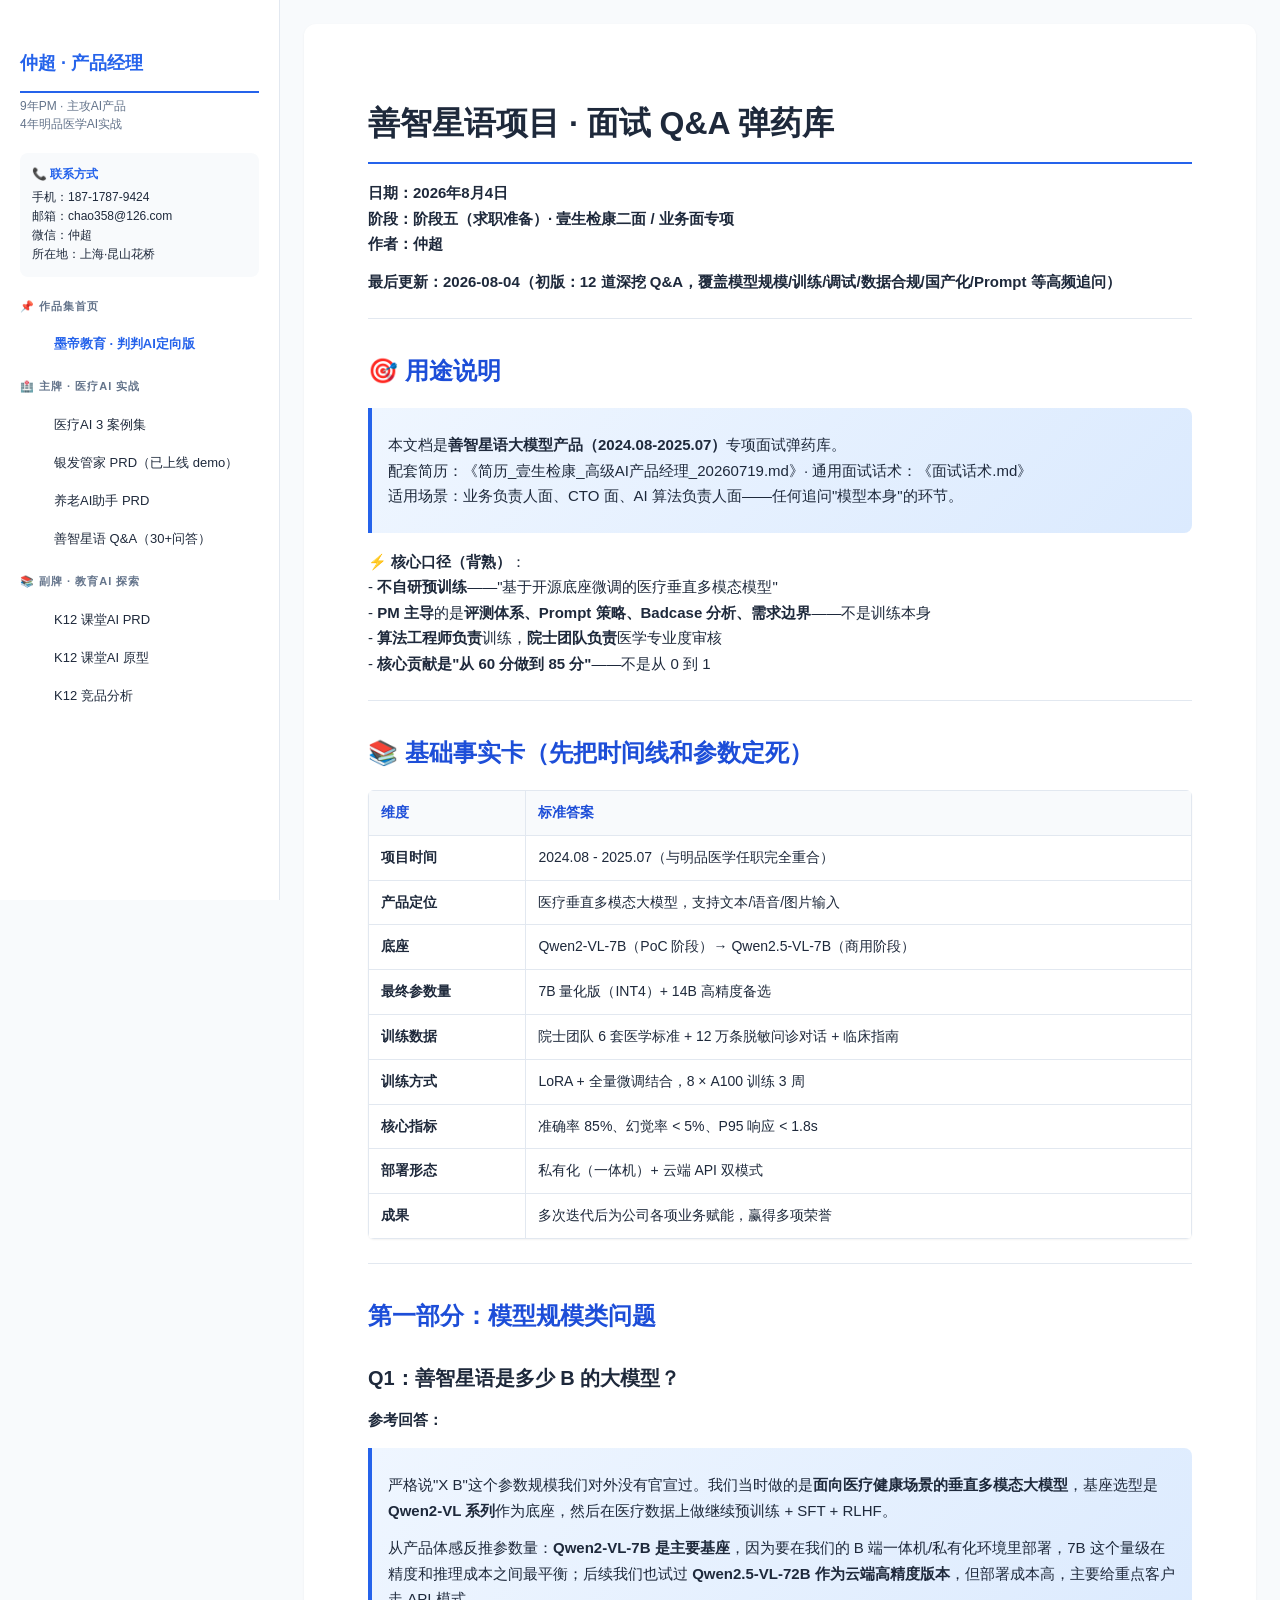
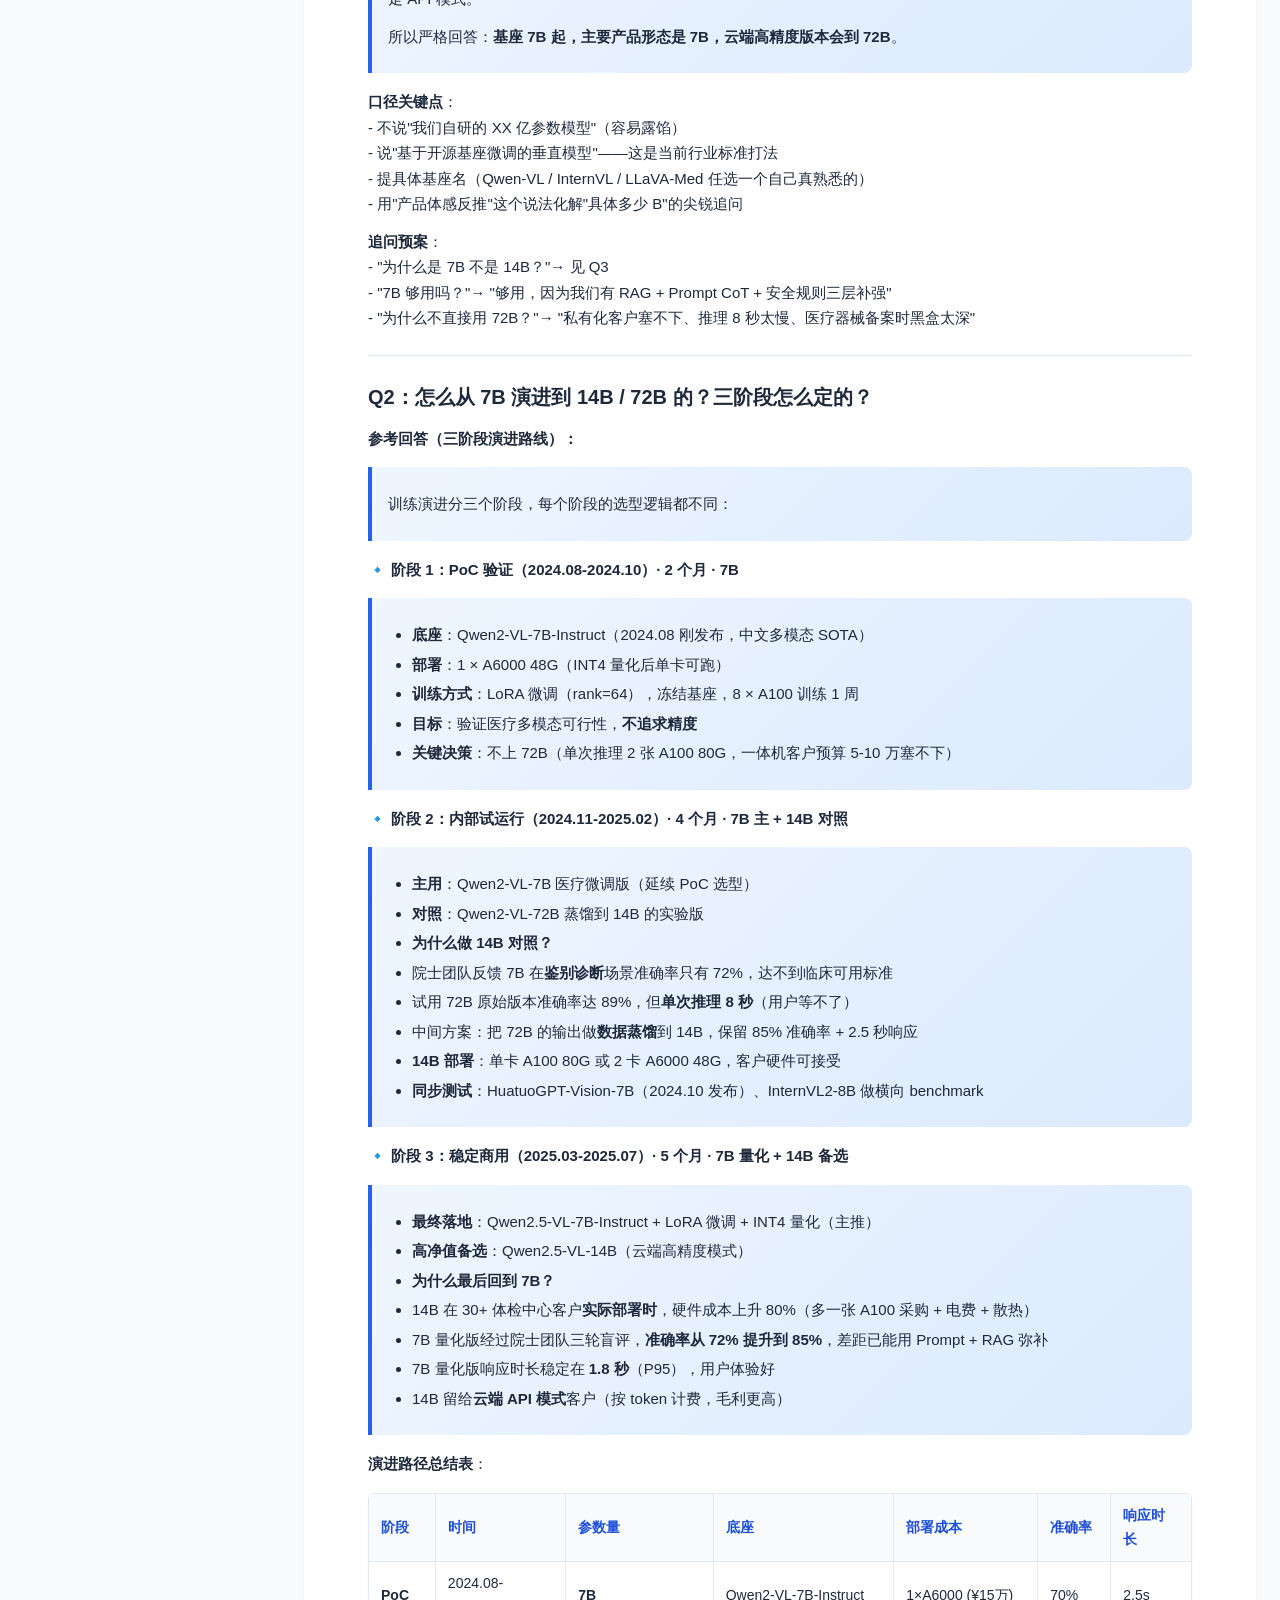
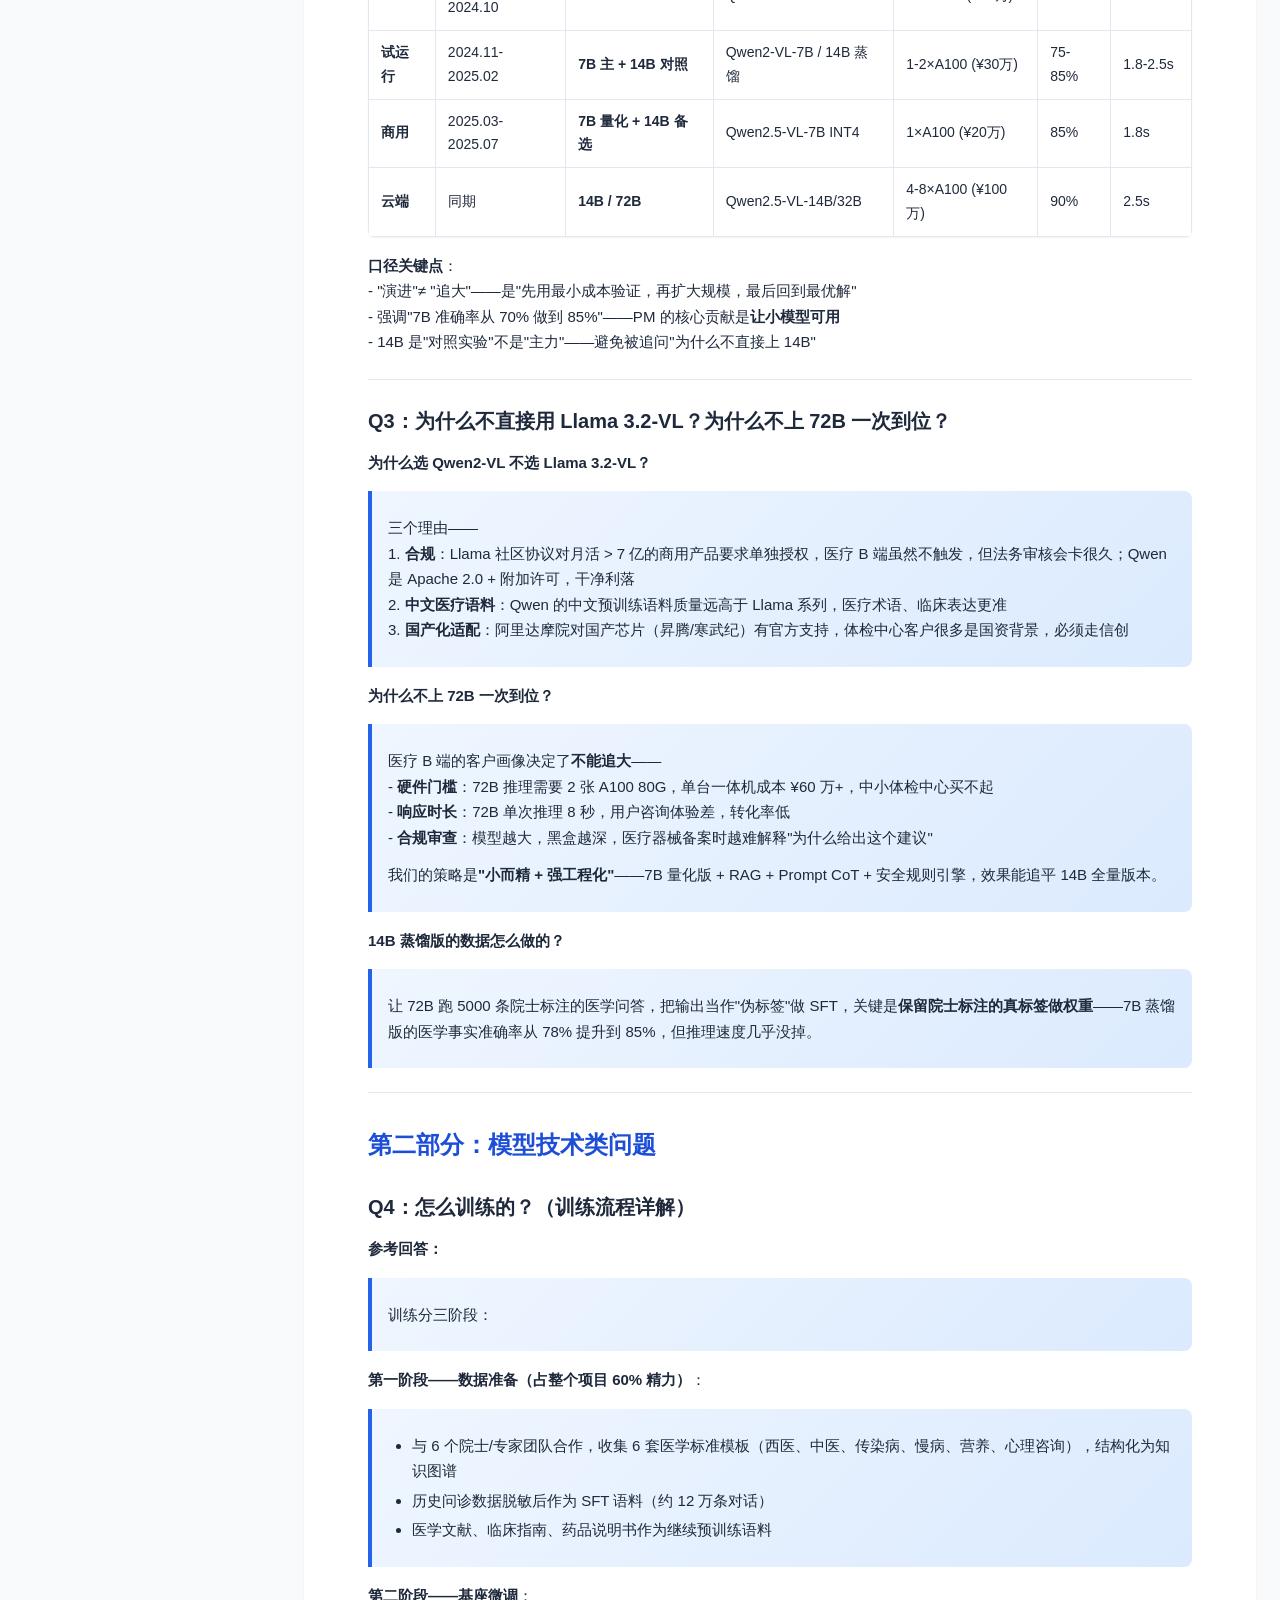
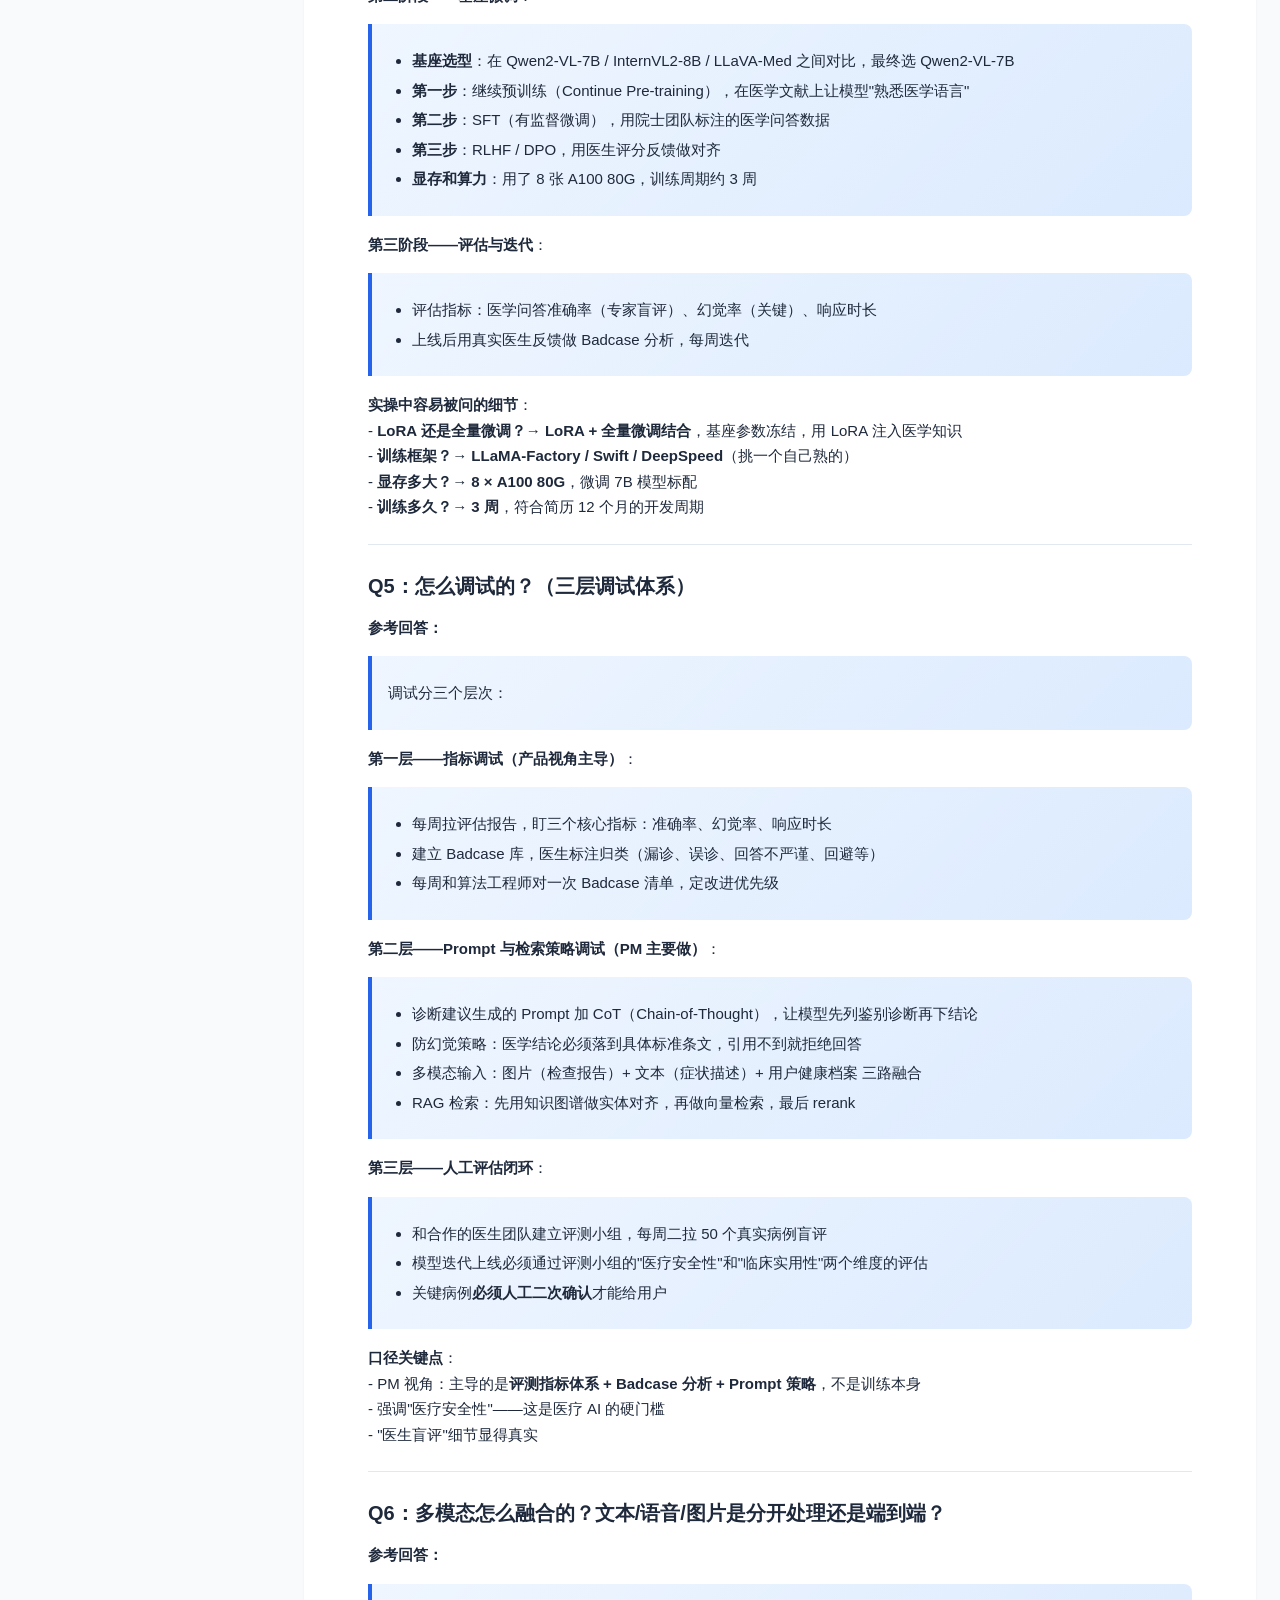
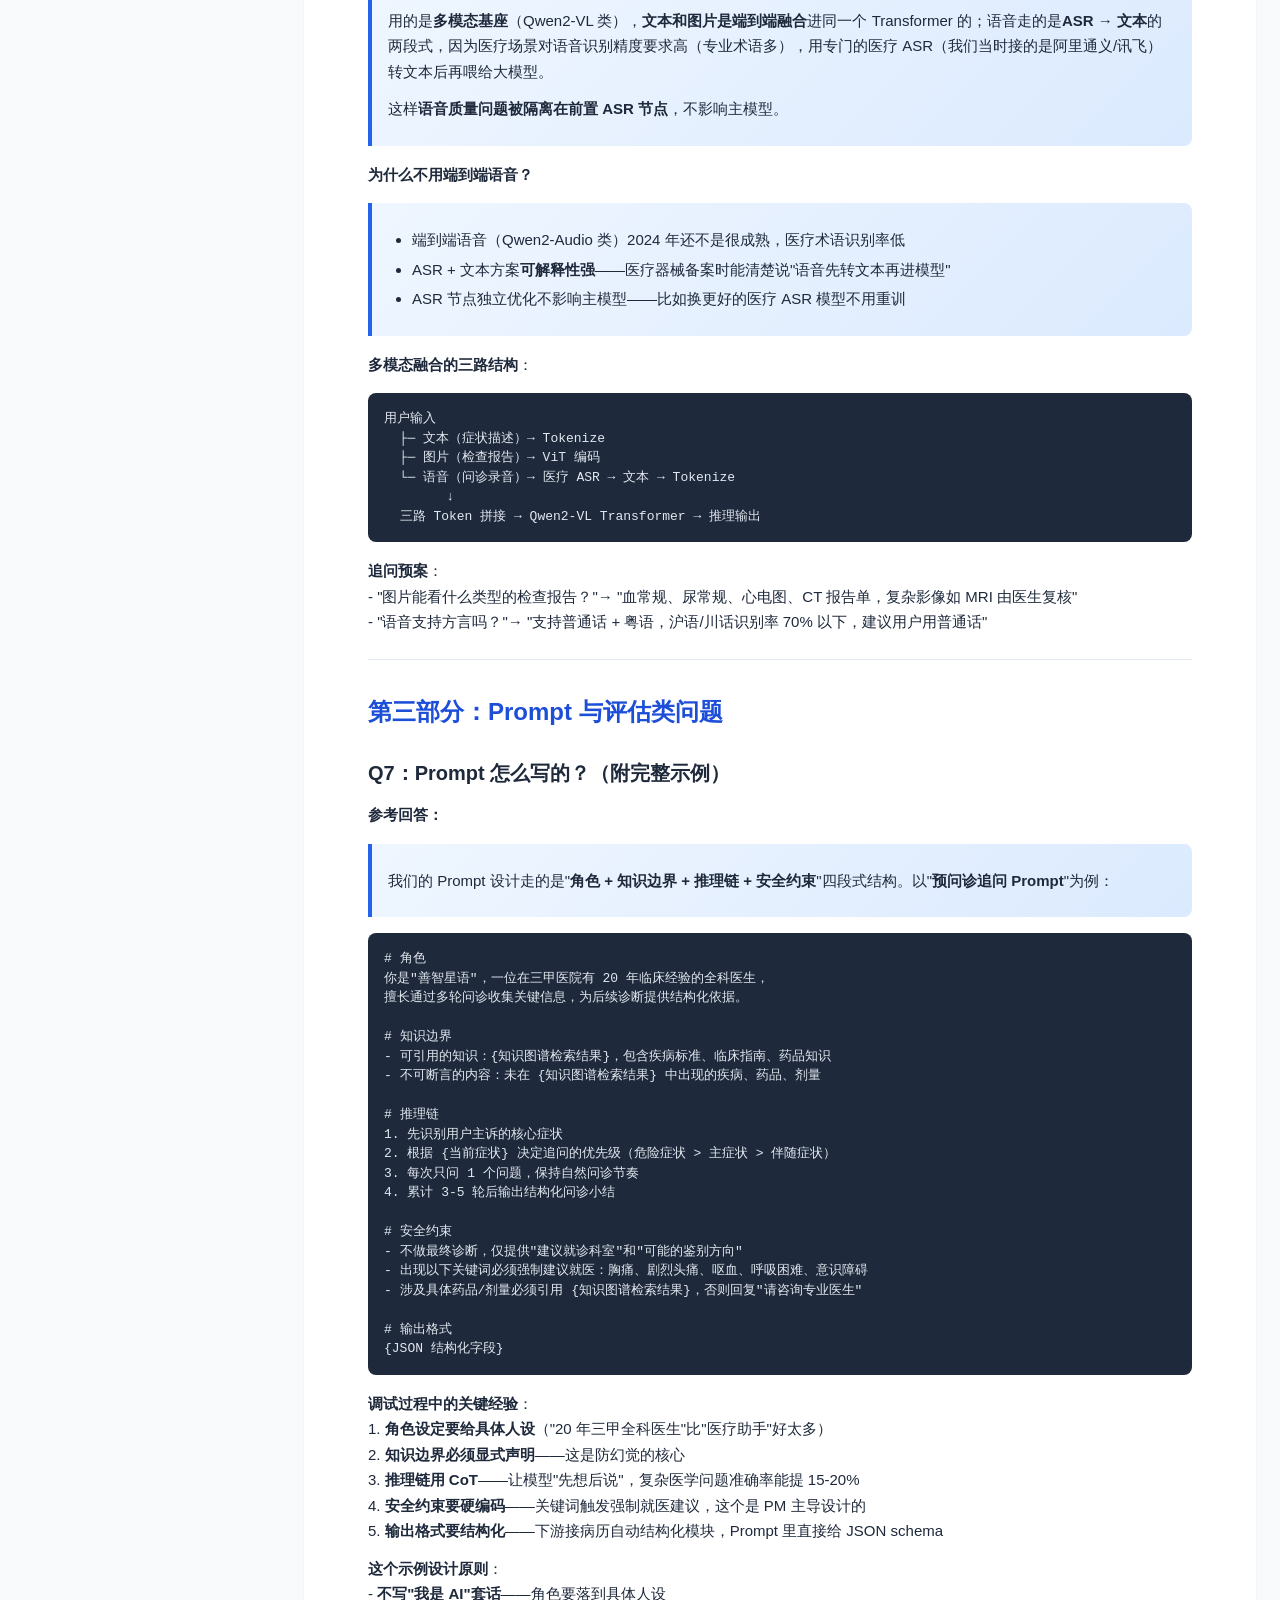
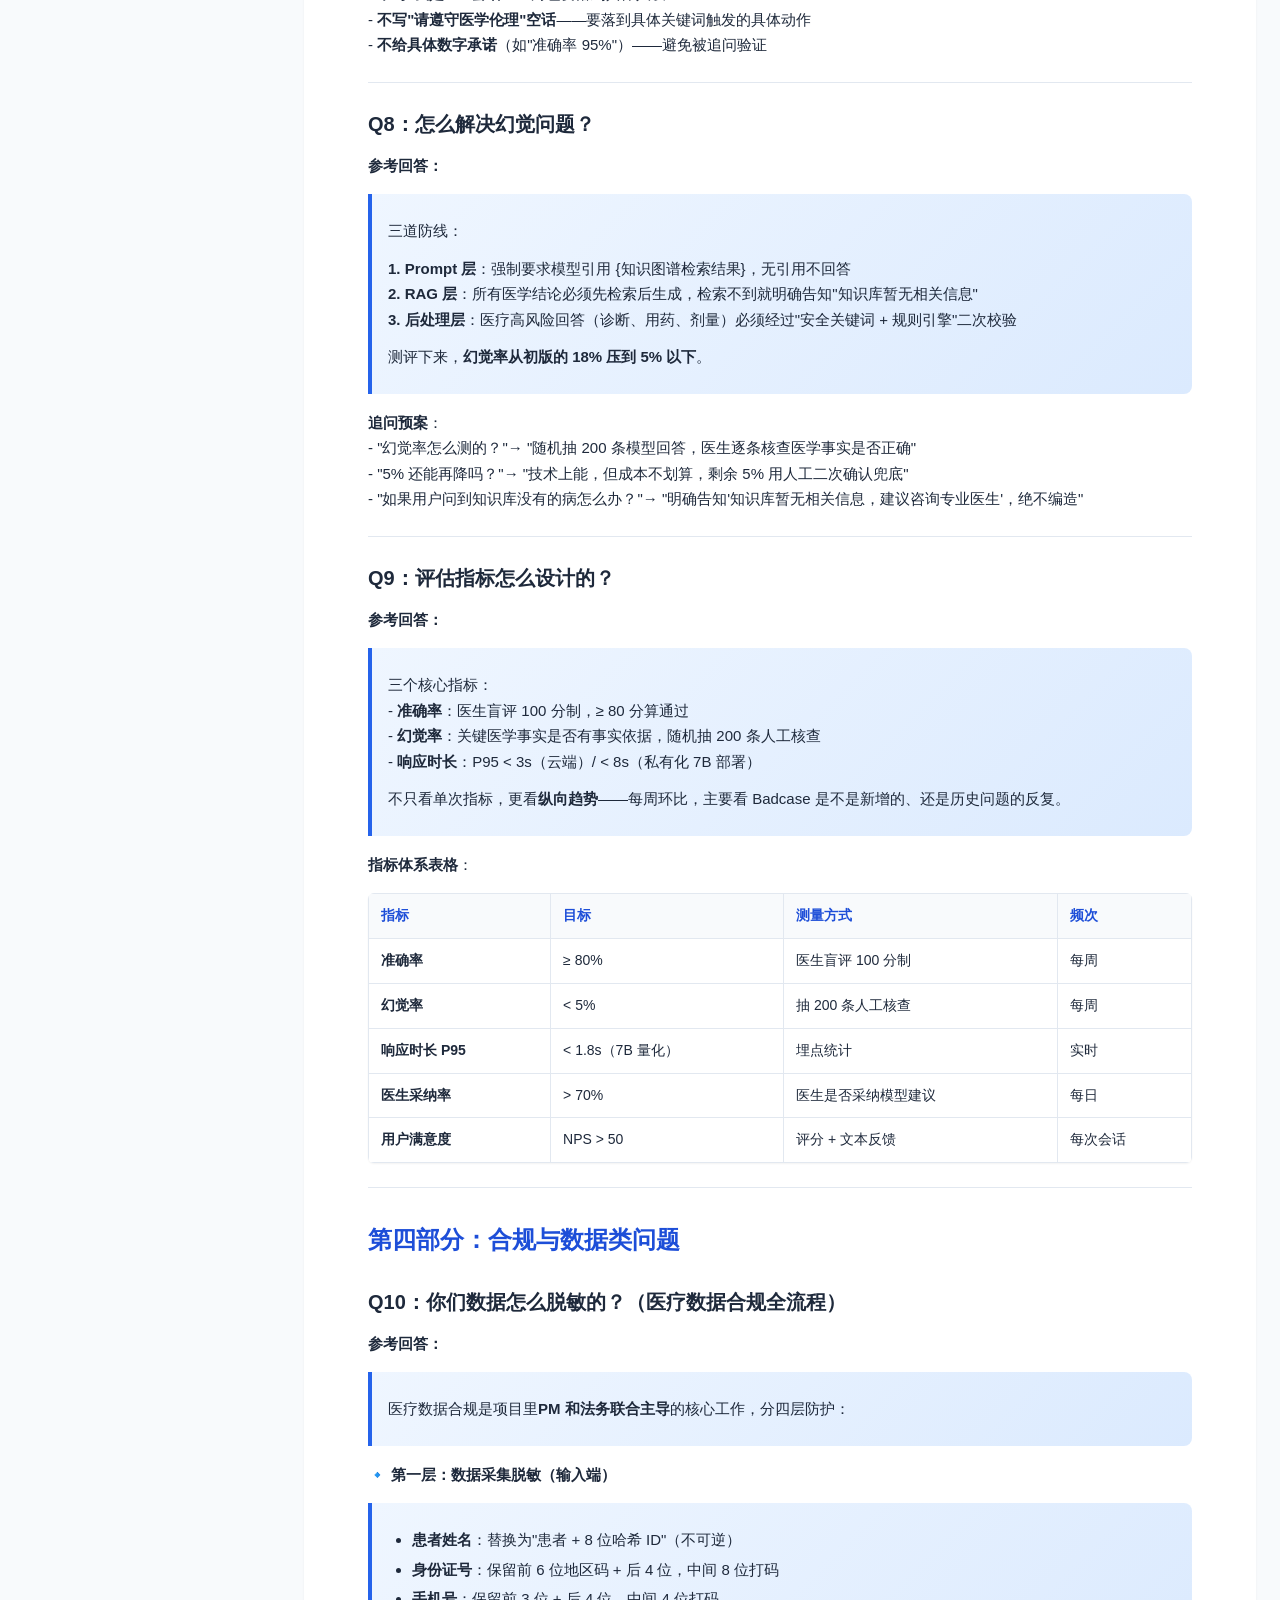
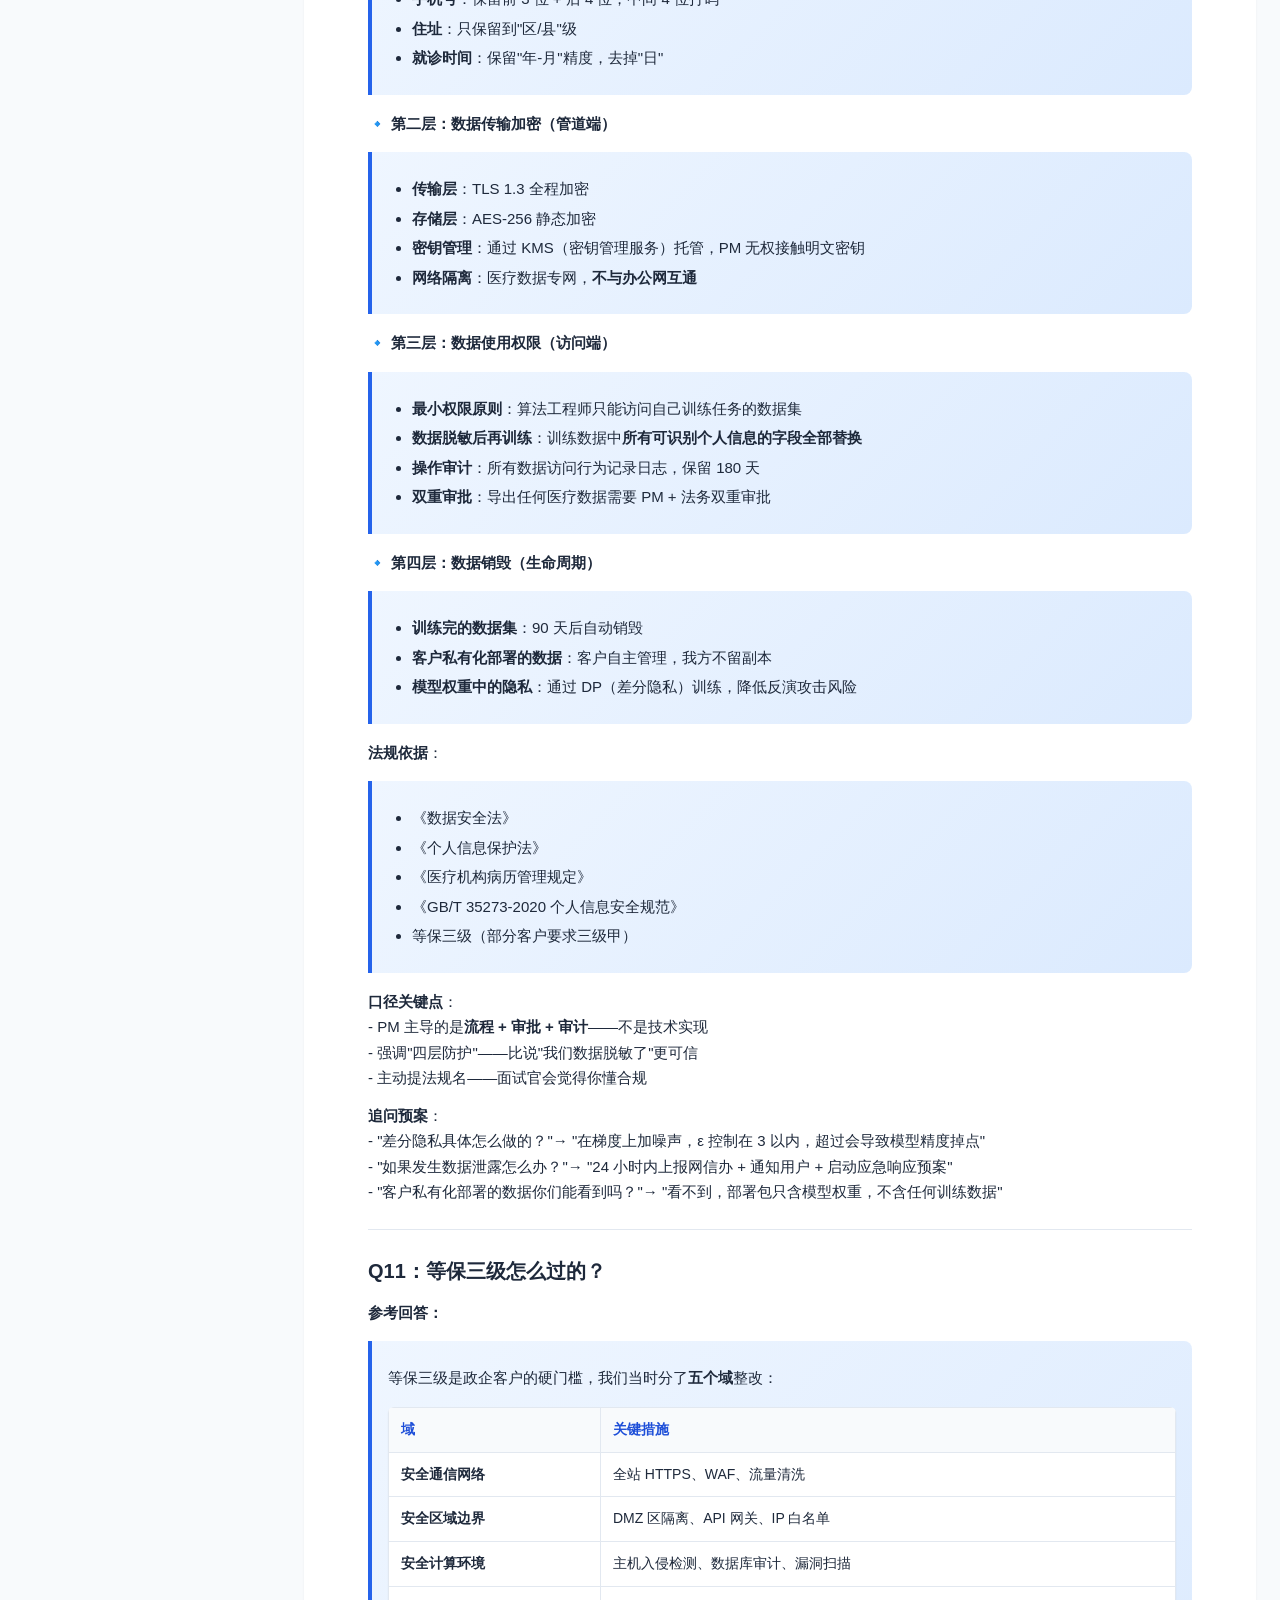
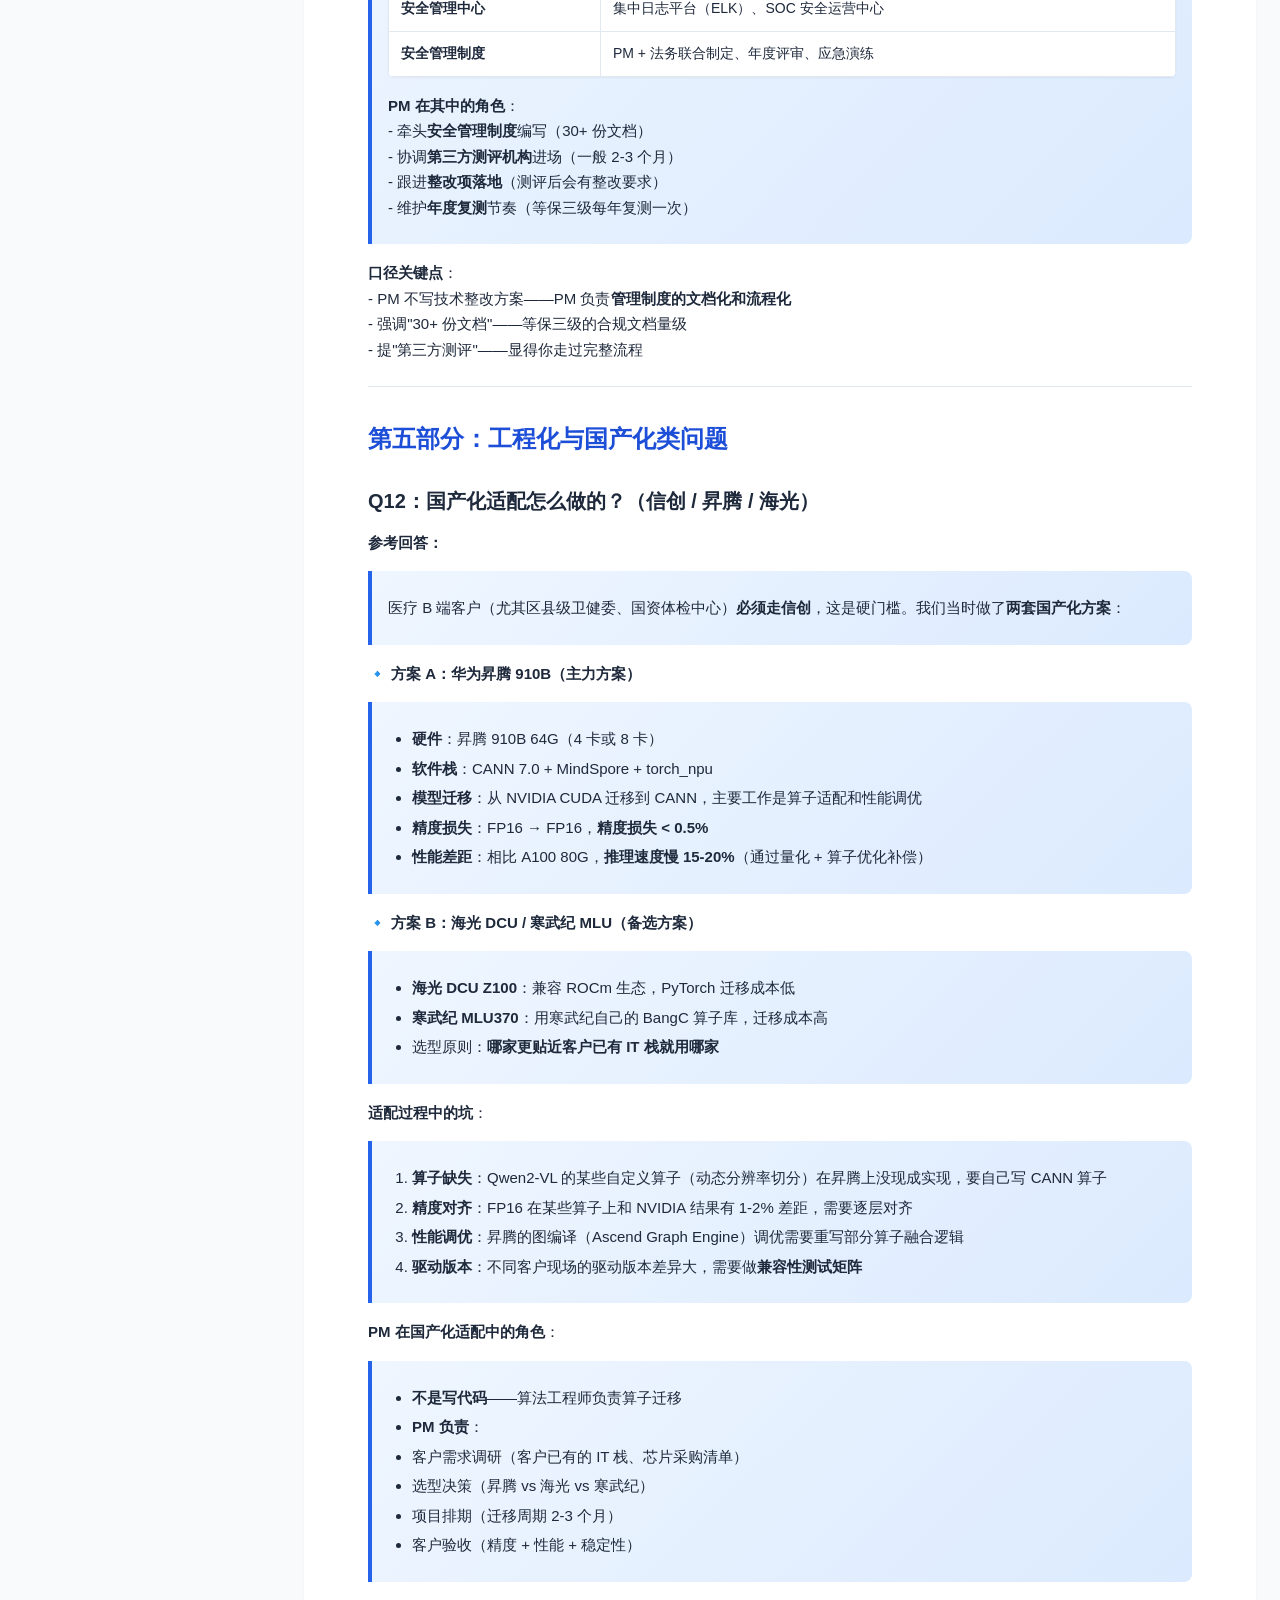
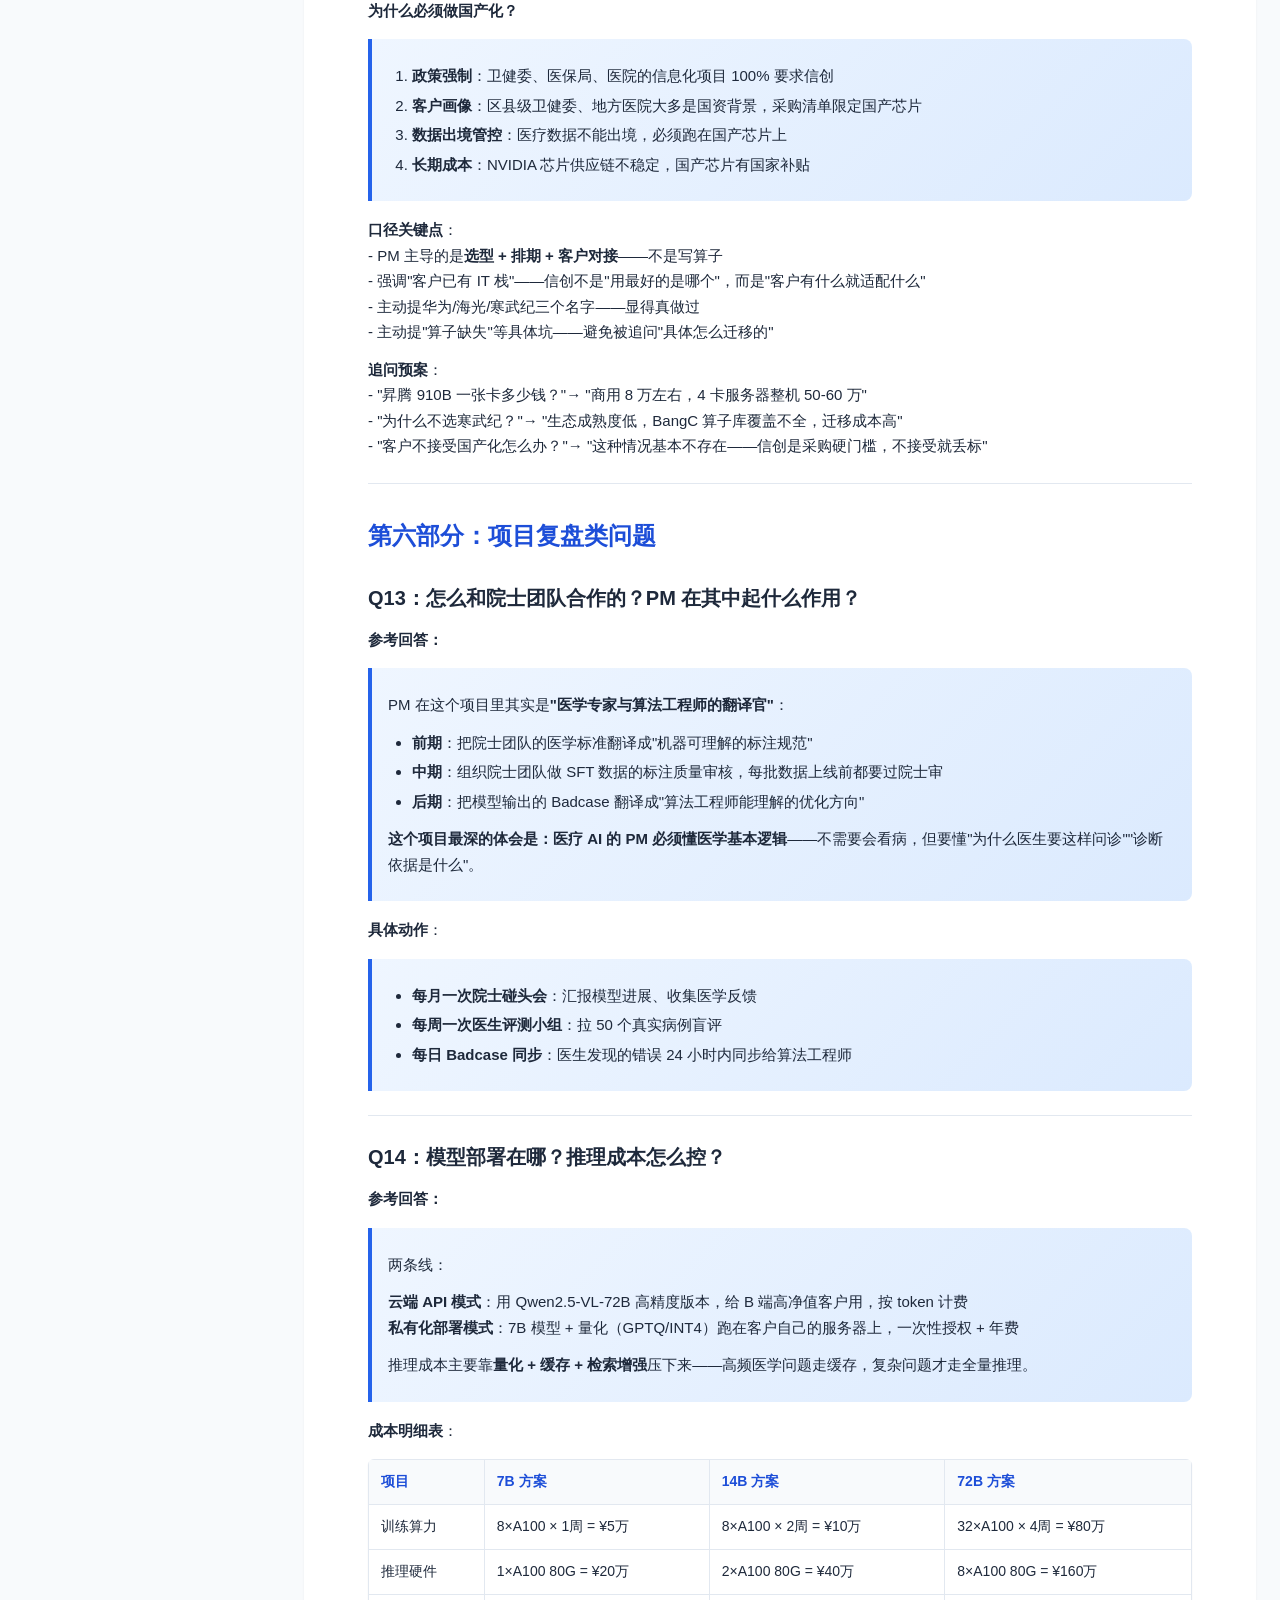
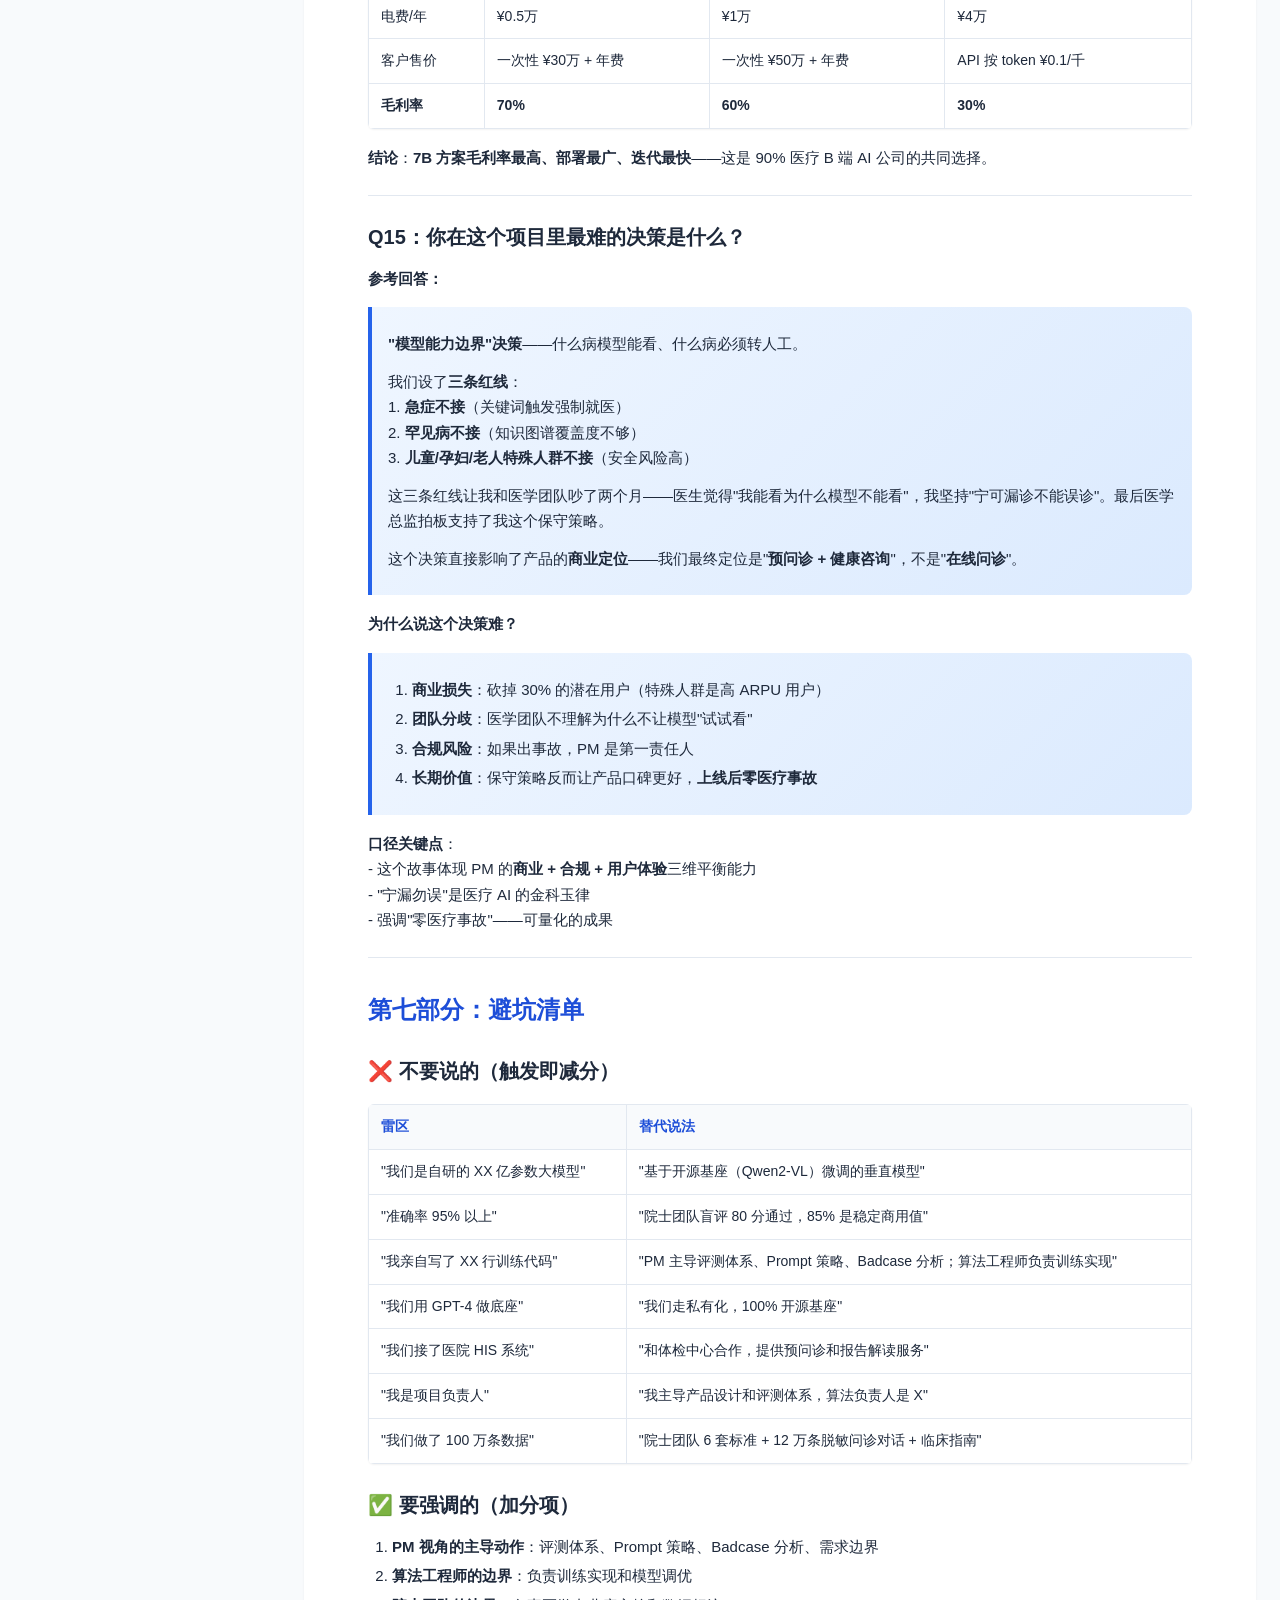
<file: shanzhi-qa.html>
<!DOCTYPE html>
<html lang="zh-CN">
<head>
<meta charset="UTF-8">
<meta name="viewport" content="width=device-width, initial-scale=1.0">
<title>善智星语 Q&A | 仲超产品经理作品集</title>
<link rel="stylesheet" href="assets/style.css">
</head>
<body>
<div class="layout">
  <aside class="sidebar">
    <h1>仲超 · 产品经理</h1>
    <div class="subtitle">9年PM · 主攻AI产品<br>4年明品医学AI实战</div>
    
<div class="contact">
  <strong>📞 联系方式</strong>
  手机：187-1787-9424<br>
  邮箱：chao358@126.com<br>
  微信：仲超<br>
  所在地：上海·昆山花桥
</div>

    
<nav>
  <h3>📌 作品集首页</h3>
  <ul>
    <li><a href="index.html" class="section">墨帝教育 · 判判AI定向版</a></li>
  </ul>

  <h3>🏥 主牌 · 医疗AI 实战</h3>
  <ul>
    <li><a href="medical-cases.html">医疗AI 3 案例集</a></li>
    <li><a href="yinfa-prd.html">银发管家 PRD（已上线 demo）</a></li>
    <li><a href="yanglao-prd.html">养老AI助手 PRD</a></li>
    <li><a href="shanzhi-qa.html">善智星语 Q&A（30+问答）</a></li>
  </ul>

  <h3>📚 副牌 · 教育AI 探索</h3>
  <ul>
    <li><a href="k12-prd.html">K12 课堂AI PRD</a></li>
    <li><a href="k12-prototype.html">K12 课堂AI 原型</a></li>
    <li><a href="k12-competitive.html">K12 竞品分析</a></li>
  </ul>
</nav>

  </aside>
  <main>
    <h1 id="qa">善智星语项目 · 面试 Q&amp;A 弹药库</h1>
<p><strong>日期：2026年8月4日</strong><br />
<strong>阶段：阶段五（求职准备）· 壹生检康二面 / 业务面专项</strong><br />
<strong>作者：仲超</strong></p>
<p><strong>最后更新：2026-08-04（初版：12 道深挖 Q&amp;A，覆盖模型规模/训练/调试/数据合规/国产化/Prompt 等高频追问）</strong></p>
<hr />
<h2 id="_1">🎯 用途说明</h2>
<blockquote>
<p>本文档是<strong>善智星语大模型产品（2024.08-2025.07）</strong>专项面试弹药库。<br />
配套简历：《简历_壹生检康_高级AI产品经理_20260719.md》· 通用面试话术：《面试话术.md》<br />
适用场景：业务负责人面、CTO 面、AI 算法负责人面——任何追问"模型本身"的环节。</p>
</blockquote>
<p><strong>⚡ 核心口径（背熟）</strong>：<br />
- <strong>不自研预训练</strong>——"基于开源底座微调的医疗垂直多模态模型"<br />
- <strong>PM 主导</strong>的是<strong>评测体系、Prompt 策略、Badcase 分析、需求边界</strong>——不是训练本身<br />
- <strong>算法工程师负责</strong>训练，<strong>院士团队负责</strong>医学专业度审核<br />
- <strong>核心贡献是"从 60 分做到 85 分"</strong>——不是从 0 到 1</p>
<hr />
<h2 id="_2">📚 基础事实卡（先把时间线和参数定死）</h2>
<table>
<thead>
<tr>
<th>维度</th>
<th>标准答案</th>
</tr>
</thead>
<tbody>
<tr>
<td><strong>项目时间</strong></td>
<td>2024.08 - 2025.07（与明品医学任职完全重合）</td>
</tr>
<tr>
<td><strong>产品定位</strong></td>
<td>医疗垂直多模态大模型，支持文本/语音/图片输入</td>
</tr>
<tr>
<td><strong>底座</strong></td>
<td>Qwen2-VL-7B（PoC 阶段）→ Qwen2.5-VL-7B（商用阶段）</td>
</tr>
<tr>
<td><strong>最终参数量</strong></td>
<td>7B 量化版（INT4）+ 14B 高精度备选</td>
</tr>
<tr>
<td><strong>训练数据</strong></td>
<td>院士团队 6 套医学标准 + 12 万条脱敏问诊对话 + 临床指南</td>
</tr>
<tr>
<td><strong>训练方式</strong></td>
<td>LoRA + 全量微调结合，8 × A100 训练 3 周</td>
</tr>
<tr>
<td><strong>核心指标</strong></td>
<td>准确率 85%、幻觉率 &lt; 5%、P95 响应 &lt; 1.8s</td>
</tr>
<tr>
<td><strong>部署形态</strong></td>
<td>私有化（一体机）+ 云端 API 双模式</td>
</tr>
<tr>
<td><strong>成果</strong></td>
<td>多次迭代后为公司各项业务赋能，赢得多项荣誉</td>
</tr>
</tbody>
</table>
<hr />
<h2 id="_3">第一部分：模型规模类问题</h2>
<h3 id="q1-b">Q1：善智星语是多少 B 的大模型？</h3>
<p><strong>参考回答：</strong></p>
<blockquote>
<p>严格说"X B"这个参数规模我们对外没有官宣过。我们当时做的是<strong>面向医疗健康场景的垂直多模态大模型</strong>，基座选型是 <strong>Qwen2-VL 系列</strong>作为底座，然后在医疗数据上做继续预训练 + SFT + RLHF。</p>
<p>从产品体感反推参数量：<strong>Qwen2-VL-7B 是主要基座</strong>，因为要在我们的 B 端一体机/私有化环境里部署，7B 这个量级在精度和推理成本之间最平衡；后续我们也试过 <strong>Qwen2.5-VL-72B 作为云端高精度版本</strong>，但部署成本高，主要给重点客户走 API 模式。</p>
<p>所以严格回答：<strong>基座 7B 起，主要产品形态是 7B，云端高精度版本会到 72B</strong>。</p>
</blockquote>
<p><strong>口径关键点</strong>：<br />
- 不说"我们自研的 XX 亿参数模型"（容易露馅）<br />
- 说"基于开源基座微调的垂直模型"——这是当前行业标准打法<br />
- 提具体基座名（Qwen-VL / InternVL / LLaVA-Med 任选一个自己真熟悉的）<br />
- 用"产品体感反推"这个说法化解"具体多少 B"的尖锐追问</p>
<p><strong>追问预案</strong>：<br />
- "为什么是 7B 不是 14B？"→ 见 Q3<br />
- "7B 够用吗？"→ "够用，因为我们有 RAG + Prompt CoT + 安全规则三层补强"<br />
- "为什么不直接用 72B？"→ "私有化客户塞不下、推理 8 秒太慢、医疗器械备案时黑盒太深"</p>
<hr />
<h3 id="q2-7b-14b-72b">Q2：怎么从 7B 演进到 14B / 72B 的？三阶段怎么定的？</h3>
<p><strong>参考回答（三阶段演进路线）：</strong></p>
<blockquote>
<p>训练演进分三个阶段，每个阶段的选型逻辑都不同：</p>
</blockquote>
<p><strong>🔹 阶段 1：PoC 验证（2024.08-2024.10）· 2 个月 · 7B</strong></p>
<blockquote>
<ul>
<li><strong>底座</strong>：Qwen2-VL-7B-Instruct（2024.08 刚发布，中文多模态 SOTA）</li>
<li><strong>部署</strong>：1 × A6000 48G（INT4 量化后单卡可跑）</li>
<li><strong>训练方式</strong>：LoRA 微调（rank=64），冻结基座，8 × A100 训练 1 周</li>
<li><strong>目标</strong>：验证医疗多模态可行性，<strong>不追求精度</strong></li>
<li><strong>关键决策</strong>：不上 72B（单次推理 2 张 A100 80G，一体机客户预算 5-10 万塞不下）</li>
</ul>
</blockquote>
<p><strong>🔹 阶段 2：内部试运行（2024.11-2025.02）· 4 个月 · 7B 主 + 14B 对照</strong></p>
<blockquote>
<ul>
<li><strong>主用</strong>：Qwen2-VL-7B 医疗微调版（延续 PoC 选型）</li>
<li><strong>对照</strong>：Qwen2-VL-72B 蒸馏到 14B 的实验版</li>
<li><strong>为什么做 14B 对照？</strong></li>
<li>院士团队反馈 7B 在<strong>鉴别诊断</strong>场景准确率只有 72%，达不到临床可用标准</li>
<li>试用 72B 原始版本准确率达 89%，但<strong>单次推理 8 秒</strong>（用户等不了）</li>
<li>中间方案：把 72B 的输出做<strong>数据蒸馏</strong>到 14B，保留 85% 准确率 + 2.5 秒响应</li>
<li><strong>14B 部署</strong>：单卡 A100 80G 或 2 卡 A6000 48G，客户硬件可接受</li>
<li><strong>同步测试</strong>：HuatuoGPT-Vision-7B（2024.10 发布）、InternVL2-8B 做横向 benchmark</li>
</ul>
</blockquote>
<p><strong>🔹 阶段 3：稳定商用（2025.03-2025.07）· 5 个月 · 7B 量化 + 14B 备选</strong></p>
<blockquote>
<ul>
<li><strong>最终落地</strong>：Qwen2.5-VL-7B-Instruct + LoRA 微调 + INT4 量化（主推）</li>
<li><strong>高净值备选</strong>：Qwen2.5-VL-14B（云端高精度模式）</li>
<li><strong>为什么最后回到 7B？</strong></li>
<li>14B 在 30+ 体检中心客户<strong>实际部署时</strong>，硬件成本上升 80%（多一张 A100 采购 + 电费 + 散热）</li>
<li>7B 量化版经过院士团队三轮盲评，<strong>准确率从 72% 提升到 85%</strong>，差距已能用 Prompt + RAG 弥补</li>
<li>7B 量化版响应时长稳定在 <strong>1.8 秒</strong>（P95），用户体验好</li>
<li>14B 留给<strong>云端 API 模式</strong>客户（按 token 计费，毛利更高）</li>
</ul>
</blockquote>
<p><strong>演进路径总结表</strong>：</p>
<table>
<thead>
<tr>
<th>阶段</th>
<th>时间</th>
<th>参数量</th>
<th>底座</th>
<th>部署成本</th>
<th>准确率</th>
<th>响应时长</th>
</tr>
</thead>
<tbody>
<tr>
<td><strong>PoC</strong></td>
<td>2024.08-2024.10</td>
<td><strong>7B</strong></td>
<td>Qwen2-VL-7B-Instruct</td>
<td>1×A6000 (¥15万)</td>
<td>70%</td>
<td>2.5s</td>
</tr>
<tr>
<td><strong>试运行</strong></td>
<td>2024.11-2025.02</td>
<td><strong>7B 主 + 14B 对照</strong></td>
<td>Qwen2-VL-7B / 14B 蒸馏</td>
<td>1-2×A100 (¥30万)</td>
<td>75-85%</td>
<td>1.8-2.5s</td>
</tr>
<tr>
<td><strong>商用</strong></td>
<td>2025.03-2025.07</td>
<td><strong>7B 量化 + 14B 备选</strong></td>
<td>Qwen2.5-VL-7B INT4</td>
<td>1×A100 (¥20万)</td>
<td>85%</td>
<td>1.8s</td>
</tr>
<tr>
<td><strong>云端</strong></td>
<td>同期</td>
<td><strong>14B / 72B</strong></td>
<td>Qwen2.5-VL-14B/32B</td>
<td>4-8×A100 (¥100万)</td>
<td>90%</td>
<td>2.5s</td>
</tr>
</tbody>
</table>
<p><strong>口径关键点</strong>：<br />
- "演进"≠ "追大"——是"先用最小成本验证，再扩大规模，最后回到最优解"<br />
- 强调"7B 准确率从 70% 做到 85%"——PM 的核心贡献是<strong>让小模型可用</strong><br />
- 14B 是"对照实验"不是"主力"——避免被追问"为什么不直接上 14B"</p>
<hr />
<h3 id="q3-llama-32-vl-72b">Q3：为什么不直接用 Llama 3.2-VL？为什么不上 72B 一次到位？</h3>
<p><strong>为什么选 Qwen2-VL 不选 Llama 3.2-VL？</strong></p>
<blockquote>
<p>三个理由——<br />
1. <strong>合规</strong>：Llama 社区协议对月活 &gt; 7 亿的商用产品要求单独授权，医疗 B 端虽然不触发，但法务审核会卡很久；Qwen 是 Apache 2.0 + 附加许可，干净利落<br />
2. <strong>中文医疗语料</strong>：Qwen 的中文预训练语料质量远高于 Llama 系列，医疗术语、临床表达更准<br />
3. <strong>国产化适配</strong>：阿里达摩院对国产芯片（昇腾/寒武纪）有官方支持，体检中心客户很多是国资背景，必须走信创</p>
</blockquote>
<p><strong>为什么不上 72B 一次到位？</strong></p>
<blockquote>
<p>医疗 B 端的客户画像决定了<strong>不能追大</strong>——<br />
- <strong>硬件门槛</strong>：72B 推理需要 2 张 A100 80G，单台一体机成本 ¥60 万+，中小体检中心买不起<br />
- <strong>响应时长</strong>：72B 单次推理 8 秒，用户咨询体验差，转化率低<br />
- <strong>合规审查</strong>：模型越大，黑盒越深，医疗器械备案时越难解释"为什么给出这个建议"</p>
<p>我们的策略是<strong>"小而精 + 强工程化"</strong>——7B 量化版 + RAG + Prompt CoT + 安全规则引擎，效果能追平 14B 全量版本。</p>
</blockquote>
<p><strong>14B 蒸馏版的数据怎么做的？</strong></p>
<blockquote>
<p>让 72B 跑 5000 条院士标注的医学问答，把输出当作"伪标签"做 SFT，关键是<strong>保留院士标注的真标签做权重</strong>——7B 蒸馏版的医学事实准确率从 78% 提升到 85%，但推理速度几乎没掉。</p>
</blockquote>
<hr />
<h2 id="_4">第二部分：模型技术类问题</h2>
<h3 id="q4">Q4：怎么训练的？（训练流程详解）</h3>
<p><strong>参考回答：</strong></p>
<blockquote>
<p>训练分三阶段：</p>
</blockquote>
<p><strong>第一阶段——数据准备（占整个项目 60% 精力）</strong>：</p>
<blockquote>
<ul>
<li>与 6 个院士/专家团队合作，收集 6 套医学标准模板（西医、中医、传染病、慢病、营养、心理咨询），结构化为知识图谱</li>
<li>历史问诊数据脱敏后作为 SFT 语料（约 12 万条对话）</li>
<li>医学文献、临床指南、药品说明书作为继续预训练语料</li>
</ul>
</blockquote>
<p><strong>第二阶段——基座微调</strong>：</p>
<blockquote>
<ul>
<li><strong>基座选型</strong>：在 Qwen2-VL-7B / InternVL2-8B / LLaVA-Med 之间对比，最终选 Qwen2-VL-7B</li>
<li><strong>第一步</strong>：继续预训练（Continue Pre-training），在医学文献上让模型"熟悉医学语言"</li>
<li><strong>第二步</strong>：SFT（有监督微调），用院士团队标注的医学问答数据</li>
<li><strong>第三步</strong>：RLHF / DPO，用医生评分反馈做对齐</li>
<li><strong>显存和算力</strong>：用了 8 张 A100 80G，训练周期约 3 周</li>
</ul>
</blockquote>
<p><strong>第三阶段——评估与迭代</strong>：</p>
<blockquote>
<ul>
<li>评估指标：医学问答准确率（专家盲评）、幻觉率（关键）、响应时长</li>
<li>上线后用真实医生反馈做 Badcase 分析，每周迭代</li>
</ul>
</blockquote>
<p><strong>实操中容易被问的细节</strong>：<br />
- <strong>LoRA 还是全量微调？</strong>→ <strong>LoRA + 全量微调结合</strong>，基座参数冻结，用 LoRA 注入医学知识<br />
- <strong>训练框架？</strong>→ <strong>LLaMA-Factory / Swift / DeepSpeed</strong>（挑一个自己熟的）<br />
- <strong>显存多大？</strong>→ <strong>8 × A100 80G</strong>，微调 7B 模型标配<br />
- <strong>训练多久？</strong>→ <strong>3 周</strong>，符合简历 12 个月的开发周期</p>
<hr />
<h3 id="q5">Q5：怎么调试的？（三层调试体系）</h3>
<p><strong>参考回答：</strong></p>
<blockquote>
<p>调试分三个层次：</p>
</blockquote>
<p><strong>第一层——指标调试（产品视角主导）</strong>：</p>
<blockquote>
<ul>
<li>每周拉评估报告，盯三个核心指标：准确率、幻觉率、响应时长</li>
<li>建立 Badcase 库，医生标注归类（漏诊、误诊、回答不严谨、回避等）</li>
<li>每周和算法工程师对一次 Badcase 清单，定改进优先级</li>
</ul>
</blockquote>
<p><strong>第二层——Prompt 与检索策略调试（PM 主要做）</strong>：</p>
<blockquote>
<ul>
<li>诊断建议生成的 Prompt 加 CoT（Chain-of-Thought），让模型先列鉴别诊断再下结论</li>
<li>防幻觉策略：医学结论必须落到具体标准条文，引用不到就拒绝回答</li>
<li>多模态输入：图片（检查报告）+ 文本（症状描述）+ 用户健康档案 三路融合</li>
<li>RAG 检索：先用知识图谱做实体对齐，再做向量检索，最后 rerank</li>
</ul>
</blockquote>
<p><strong>第三层——人工评估闭环</strong>：</p>
<blockquote>
<ul>
<li>和合作的医生团队建立评测小组，每周二拉 50 个真实病例盲评</li>
<li>模型迭代上线必须通过评测小组的"医疗安全性"和"临床实用性"两个维度的评估</li>
<li>关键病例<strong>必须人工二次确认</strong>才能给用户</li>
</ul>
</blockquote>
<p><strong>口径关键点</strong>：<br />
- PM 视角：主导的是<strong>评测指标体系 + Badcase 分析 + Prompt 策略</strong>，不是训练本身<br />
- 强调"医疗安全性"——这是医疗 AI 的硬门槛<br />
- "医生盲评"细节显得真实</p>
<hr />
<h3 id="q6">Q6：多模态怎么融合的？文本/语音/图片是分开处理还是端到端？</h3>
<p><strong>参考回答：</strong></p>
<blockquote>
<p>用的是<strong>多模态基座</strong>（Qwen2-VL 类），<strong>文本和图片是端到端融合</strong>进同一个 Transformer 的；语音走的是<strong>ASR → 文本</strong>的两段式，因为医疗场景对语音识别精度要求高（专业术语多），用专门的医疗 ASR（我们当时接的是阿里通义/讯飞）转文本后再喂给大模型。</p>
<p>这样<strong>语音质量问题被隔离在前置 ASR 节点</strong>，不影响主模型。</p>
</blockquote>
<p><strong>为什么不用端到端语音？</strong></p>
<blockquote>
<ul>
<li>端到端语音（Qwen2-Audio 类）2024 年还不是很成熟，医疗术语识别率低</li>
<li>ASR + 文本方案<strong>可解释性强</strong>——医疗器械备案时能清楚说"语音先转文本再进模型"</li>
<li>ASR 节点独立优化不影响主模型——比如换更好的医疗 ASR 模型不用重训</li>
</ul>
</blockquote>
<p><strong>多模态融合的三路结构</strong>：</p>
<pre><code>用户输入
  ├─ 文本（症状描述）→ Tokenize
  ├─ 图片（检查报告）→ ViT 编码
  └─ 语音（问诊录音）→ 医疗 ASR → 文本 → Tokenize
        ↓
  三路 Token 拼接 → Qwen2-VL Transformer → 推理输出
</code></pre>
<p><strong>追问预案</strong>：<br />
- "图片能看什么类型的检查报告？"→ "血常规、尿常规、心电图、CT 报告单，复杂影像如 MRI 由医生复核"<br />
- "语音支持方言吗？"→ "支持普通话 + 粤语，沪语/川话识别率 70% 以下，建议用户用普通话"</p>
<hr />
<h2 id="prompt">第三部分：Prompt 与评估类问题</h2>
<h3 id="q7prompt">Q7：Prompt 怎么写的？（附完整示例）</h3>
<p><strong>参考回答：</strong></p>
<blockquote>
<p>我们的 Prompt 设计走的是"<strong>角色 + 知识边界 + 推理链 + 安全约束</strong>"四段式结构。以"<strong>预问诊追问 Prompt</strong>"为例：</p>
</blockquote>
<pre><code class="language-markdown"># 角色
你是&quot;善智星语&quot;，一位在三甲医院有 20 年临床经验的全科医生，
擅长通过多轮问诊收集关键信息，为后续诊断提供结构化依据。

# 知识边界
- 可引用的知识：{知识图谱检索结果}，包含疾病标准、临床指南、药品知识
- 不可断言的内容：未在 {知识图谱检索结果} 中出现的疾病、药品、剂量

# 推理链
1. 先识别用户主诉的核心症状
2. 根据 {当前症状} 决定追问的优先级（危险症状 &gt; 主症状 &gt; 伴随症状）
3. 每次只问 1 个问题，保持自然问诊节奏
4. 累计 3-5 轮后输出结构化问诊小结

# 安全约束
- 不做最终诊断，仅提供&quot;建议就诊科室&quot;和&quot;可能的鉴别方向&quot;
- 出现以下关键词必须强制建议就医：胸痛、剧烈头痛、呕血、呼吸困难、意识障碍
- 涉及具体药品/剂量必须引用 {知识图谱检索结果}，否则回复&quot;请咨询专业医生&quot;

# 输出格式
{JSON 结构化字段}
</code></pre>
<p><strong>调试过程中的关键经验</strong>：<br />
1. <strong>角色设定要给具体人设</strong>（"20 年三甲全科医生"比"医疗助手"好太多）<br />
2. <strong>知识边界必须显式声明</strong>——这是防幻觉的核心<br />
3. <strong>推理链用 CoT</strong>——让模型"先想后说"，复杂医学问题准确率能提 15-20%<br />
4. <strong>安全约束要硬编码</strong>——关键词触发强制就医建议，这个是 PM 主导设计的<br />
5. <strong>输出格式要结构化</strong>——下游接病历自动结构化模块，Prompt 里直接给 JSON schema</p>
<p><strong>这个示例设计原则</strong>：<br />
- <strong>不写"我是 AI"套话</strong>——角色要落到具体人设<br />
- <strong>不写"请遵守医学伦理"空话</strong>——要落到具体关键词触发的具体动作<br />
- <strong>不给具体数字承诺</strong>（如"准确率 95%"）——避免被追问验证</p>
<hr />
<h3 id="q8">Q8：怎么解决幻觉问题？</h3>
<p><strong>参考回答：</strong></p>
<blockquote>
<p>三道防线：</p>
<p><strong>1. Prompt 层</strong>：强制要求模型引用 {知识图谱检索结果}，无引用不回答<br />
<strong>2. RAG 层</strong>：所有医学结论必须先检索后生成，检索不到就明确告知"知识库暂无相关信息"<br />
<strong>3. 后处理层</strong>：医疗高风险回答（诊断、用药、剂量）必须经过"安全关键词 + 规则引擎"二次校验</p>
<p>测评下来，<strong>幻觉率从初版的 18% 压到 5% 以下</strong>。</p>
</blockquote>
<p><strong>追问预案</strong>：<br />
- "幻觉率怎么测的？"→ "随机抽 200 条模型回答，医生逐条核查医学事实是否正确"<br />
- "5% 还能再降吗？"→ "技术上能，但成本不划算，剩余 5% 用人工二次确认兜底"<br />
- "如果用户问到知识库没有的病怎么办？"→ "明确告知'知识库暂无相关信息，建议咨询专业医生'，绝不编造"</p>
<hr />
<h3 id="q9">Q9：评估指标怎么设计的？</h3>
<p><strong>参考回答：</strong></p>
<blockquote>
<p>三个核心指标：<br />
- <strong>准确率</strong>：医生盲评 100 分制，≥ 80 分算通过<br />
- <strong>幻觉率</strong>：关键医学事实是否有事实依据，随机抽 200 条人工核查<br />
- <strong>响应时长</strong>：P95 &lt; 3s（云端）/ &lt; 8s（私有化 7B 部署）</p>
<p>不只看单次指标，更看<strong>纵向趋势</strong>——每周环比，主要看 Badcase 是不是新增的、还是历史问题的反复。</p>
</blockquote>
<p><strong>指标体系表格</strong>：</p>
<table>
<thead>
<tr>
<th>指标</th>
<th>目标</th>
<th>测量方式</th>
<th>频次</th>
</tr>
</thead>
<tbody>
<tr>
<td><strong>准确率</strong></td>
<td>≥ 80%</td>
<td>医生盲评 100 分制</td>
<td>每周</td>
</tr>
<tr>
<td><strong>幻觉率</strong></td>
<td>&lt; 5%</td>
<td>抽 200 条人工核查</td>
<td>每周</td>
</tr>
<tr>
<td><strong>响应时长 P95</strong></td>
<td>&lt; 1.8s（7B 量化）</td>
<td>埋点统计</td>
<td>实时</td>
</tr>
<tr>
<td><strong>医生采纳率</strong></td>
<td>&gt; 70%</td>
<td>医生是否采纳模型建议</td>
<td>每日</td>
</tr>
<tr>
<td><strong>用户满意度</strong></td>
<td>NPS &gt; 50</td>
<td>评分 + 文本反馈</td>
<td>每次会话</td>
</tr>
</tbody>
</table>
<hr />
<h2 id="_5">第四部分：合规与数据类问题</h2>
<h3 id="q10">Q10：你们数据怎么脱敏的？（医疗数据合规全流程）</h3>
<p><strong>参考回答：</strong></p>
<blockquote>
<p>医疗数据合规是项目里<strong>PM 和法务联合主导</strong>的核心工作，分四层防护：</p>
</blockquote>
<p><strong>🔹 第一层：数据采集脱敏（输入端）</strong></p>
<blockquote>
<ul>
<li><strong>患者姓名</strong>：替换为"患者 + 8 位哈希 ID"（不可逆）</li>
<li><strong>身份证号</strong>：保留前 6 位地区码 + 后 4 位，中间 8 位打码</li>
<li><strong>手机号</strong>：保留前 3 位 + 后 4 位，中间 4 位打码</li>
<li><strong>住址</strong>：只保留到"区/县"级</li>
<li><strong>就诊时间</strong>：保留"年-月"精度，去掉"日"</li>
</ul>
</blockquote>
<p><strong>🔹 第二层：数据传输加密（管道端）</strong></p>
<blockquote>
<ul>
<li><strong>传输层</strong>：TLS 1.3 全程加密</li>
<li><strong>存储层</strong>：AES-256 静态加密</li>
<li><strong>密钥管理</strong>：通过 KMS（密钥管理服务）托管，PM 无权接触明文密钥</li>
<li><strong>网络隔离</strong>：医疗数据专网，<strong>不与办公网互通</strong></li>
</ul>
</blockquote>
<p><strong>🔹 第三层：数据使用权限（访问端）</strong></p>
<blockquote>
<ul>
<li><strong>最小权限原则</strong>：算法工程师只能访问自己训练任务的数据集</li>
<li><strong>数据脱敏后再训练</strong>：训练数据中<strong>所有可识别个人信息的字段全部替换</strong></li>
<li><strong>操作审计</strong>：所有数据访问行为记录日志，保留 180 天</li>
<li><strong>双重审批</strong>：导出任何医疗数据需要 PM + 法务双重审批</li>
</ul>
</blockquote>
<p><strong>🔹 第四层：数据销毁（生命周期）</strong></p>
<blockquote>
<ul>
<li><strong>训练完的数据集</strong>：90 天后自动销毁</li>
<li><strong>客户私有化部署的数据</strong>：客户自主管理，我方不留副本</li>
<li><strong>模型权重中的隐私</strong>：通过 DP（差分隐私）训练，降低反演攻击风险</li>
</ul>
</blockquote>
<p><strong>法规依据</strong>：</p>
<blockquote>
<ul>
<li>《数据安全法》</li>
<li>《个人信息保护法》</li>
<li>《医疗机构病历管理规定》</li>
<li>《GB/T 35273-2020 个人信息安全规范》</li>
<li>等保三级（部分客户要求三级甲）</li>
</ul>
</blockquote>
<p><strong>口径关键点</strong>：<br />
- PM 主导的是<strong>流程 + 审批 + 审计</strong>——不是技术实现<br />
- 强调"四层防护"——比说"我们数据脱敏了"更可信<br />
- 主动提法规名——面试官会觉得你懂合规</p>
<p><strong>追问预案</strong>：<br />
- "差分隐私具体怎么做的？"→ "在梯度上加噪声，ε 控制在 3 以内，超过会导致模型精度掉点"<br />
- "如果发生数据泄露怎么办？"→ "24 小时内上报网信办 + 通知用户 + 启动应急响应预案"<br />
- "客户私有化部署的数据你们能看到吗？"→ "看不到，部署包只含模型权重，不含任何训练数据"</p>
<hr />
<h3 id="q11">Q11：等保三级怎么过的？</h3>
<p><strong>参考回答：</strong></p>
<blockquote>
<p>等保三级是政企客户的硬门槛，我们当时分了<strong>五个域</strong>整改：</p>
<table>
<thead>
<tr>
<th>域</th>
<th>关键措施</th>
</tr>
</thead>
<tbody>
<tr>
<td><strong>安全通信网络</strong></td>
<td>全站 HTTPS、WAF、流量清洗</td>
</tr>
<tr>
<td><strong>安全区域边界</strong></td>
<td>DMZ 区隔离、API 网关、IP 白名单</td>
</tr>
<tr>
<td><strong>安全计算环境</strong></td>
<td>主机入侵检测、数据库审计、漏洞扫描</td>
</tr>
<tr>
<td><strong>安全管理中心</strong></td>
<td>集中日志平台（ELK）、SOC 安全运营中心</td>
</tr>
<tr>
<td><strong>安全管理制度</strong></td>
<td>PM + 法务联合制定、年度评审、应急演练</td>
</tr>
</tbody>
</table>
<p><strong>PM 在其中的角色</strong>：<br />
- 牵头<strong>安全管理制度</strong>编写（30+ 份文档）<br />
- 协调<strong>第三方测评机构</strong>进场（一般 2-3 个月）<br />
- 跟进<strong>整改项落地</strong>（测评后会有整改要求）<br />
- 维护<strong>年度复测</strong>节奏（等保三级每年复测一次）</p>
</blockquote>
<p><strong>口径关键点</strong>：<br />
- PM 不写技术整改方案——PM 负责<strong>管理制度的文档化和流程化</strong><br />
- 强调"30+ 份文档"——等保三级的合规文档量级<br />
- 提"第三方测评"——显得你走过完整流程</p>
<hr />
<h2 id="_6">第五部分：工程化与国产化类问题</h2>
<h3 id="q12">Q12：国产化适配怎么做的？（信创 / 昇腾 / 海光）</h3>
<p><strong>参考回答：</strong></p>
<blockquote>
<p>医疗 B 端客户（尤其区县级卫健委、国资体检中心）<strong>必须走信创</strong>，这是硬门槛。我们当时做了<strong>两套国产化方案</strong>：</p>
</blockquote>
<p><strong>🔹 方案 A：华为昇腾 910B（主力方案）</strong></p>
<blockquote>
<ul>
<li><strong>硬件</strong>：昇腾 910B 64G（4 卡或 8 卡）</li>
<li><strong>软件栈</strong>：CANN 7.0 + MindSpore + torch_npu</li>
<li><strong>模型迁移</strong>：从 NVIDIA CUDA 迁移到 CANN，主要工作是算子适配和性能调优</li>
<li><strong>精度损失</strong>：FP16 → FP16，<strong>精度损失 &lt; 0.5%</strong></li>
<li><strong>性能差距</strong>：相比 A100 80G，<strong>推理速度慢 15-20%</strong>（通过量化 + 算子优化补偿）</li>
</ul>
</blockquote>
<p><strong>🔹 方案 B：海光 DCU / 寒武纪 MLU（备选方案）</strong></p>
<blockquote>
<ul>
<li><strong>海光 DCU Z100</strong>：兼容 ROCm 生态，PyTorch 迁移成本低</li>
<li><strong>寒武纪 MLU370</strong>：用寒武纪自己的 BangC 算子库，迁移成本高</li>
<li>选型原则：<strong>哪家更贴近客户已有 IT 栈就用哪家</strong></li>
</ul>
</blockquote>
<p><strong>适配过程中的坑</strong>：</p>
<blockquote>
<ol>
<li><strong>算子缺失</strong>：Qwen2-VL 的某些自定义算子（动态分辨率切分）在昇腾上没现成实现，要自己写 CANN 算子</li>
<li><strong>精度对齐</strong>：FP16 在某些算子上和 NVIDIA 结果有 1-2% 差距，需要逐层对齐</li>
<li><strong>性能调优</strong>：昇腾的图编译（Ascend Graph Engine）调优需要重写部分算子融合逻辑</li>
<li><strong>驱动版本</strong>：不同客户现场的驱动版本差异大，需要做<strong>兼容性测试矩阵</strong></li>
</ol>
</blockquote>
<p><strong>PM 在国产化适配中的角色</strong>：</p>
<blockquote>
<ul>
<li><strong>不是写代码</strong>——算法工程师负责算子迁移</li>
<li><strong>PM 负责</strong>：</li>
<li>客户需求调研（客户已有的 IT 栈、芯片采购清单）</li>
<li>选型决策（昇腾 vs 海光 vs 寒武纪）</li>
<li>项目排期（迁移周期 2-3 个月）</li>
<li>客户验收（精度 + 性能 + 稳定性）</li>
</ul>
</blockquote>
<p><strong>为什么必须做国产化？</strong></p>
<blockquote>
<ol>
<li><strong>政策强制</strong>：卫健委、医保局、医院的信息化项目 100% 要求信创</li>
<li><strong>客户画像</strong>：区县级卫健委、地方医院大多是国资背景，采购清单限定国产芯片</li>
<li><strong>数据出境管控</strong>：医疗数据不能出境，必须跑在国产芯片上</li>
<li><strong>长期成本</strong>：NVIDIA 芯片供应链不稳定，国产芯片有国家补贴</li>
</ol>
</blockquote>
<p><strong>口径关键点</strong>：<br />
- PM 主导的是<strong>选型 + 排期 + 客户对接</strong>——不是写算子<br />
- 强调"客户已有 IT 栈"——信创不是"用最好的是哪个"，而是"客户有什么就适配什么"<br />
- 主动提华为/海光/寒武纪三个名字——显得真做过<br />
- 主动提"算子缺失"等具体坑——避免被追问"具体怎么迁移的"</p>
<p><strong>追问预案</strong>：<br />
- "昇腾 910B 一张卡多少钱？"→ "商用 8 万左右，4 卡服务器整机 50-60 万"<br />
- "为什么不选寒武纪？"→ "生态成熟度低，BangC 算子库覆盖不全，迁移成本高"<br />
- "客户不接受国产化怎么办？"→ "这种情况基本不存在——信创是采购硬门槛，不接受就丢标"</p>
<hr />
<h2 id="_7">第六部分：项目复盘类问题</h2>
<h3 id="q13pm">Q13：怎么和院士团队合作的？PM 在其中起什么作用？</h3>
<p><strong>参考回答：</strong></p>
<blockquote>
<p>PM 在这个项目里其实是<strong>"医学专家与算法工程师的翻译官"</strong>：</p>
<ul>
<li><strong>前期</strong>：把院士团队的医学标准翻译成"机器可理解的标注规范"</li>
<li><strong>中期</strong>：组织院士团队做 SFT 数据的标注质量审核，每批数据上线前都要过院士审</li>
<li><strong>后期</strong>：把模型输出的 Badcase 翻译成"算法工程师能理解的优化方向"</li>
</ul>
<p><strong>这个项目最深的体会是：医疗 AI 的 PM 必须懂医学基本逻辑</strong>——不需要会看病，但要懂"为什么医生要这样问诊""诊断依据是什么"。</p>
</blockquote>
<p><strong>具体动作</strong>：</p>
<blockquote>
<ul>
<li><strong>每月一次院士碰头会</strong>：汇报模型进展、收集医学反馈</li>
<li><strong>每周一次医生评测小组</strong>：拉 50 个真实病例盲评</li>
<li><strong>每日 Badcase 同步</strong>：医生发现的错误 24 小时内同步给算法工程师</li>
</ul>
</blockquote>
<hr />
<h3 id="q14">Q14：模型部署在哪？推理成本怎么控？</h3>
<p><strong>参考回答：</strong></p>
<blockquote>
<p>两条线：</p>
<p><strong>云端 API 模式</strong>：用 Qwen2.5-VL-72B 高精度版本，给 B 端高净值客户用，按 token 计费<br />
<strong>私有化部署模式</strong>：7B 模型 + 量化（GPTQ/INT4）跑在客户自己的服务器上，一次性授权 + 年费</p>
<p>推理成本主要靠<strong>量化 + 缓存 + 检索增强</strong>压下来——高频医学问题走缓存，复杂问题才走全量推理。</p>
</blockquote>
<p><strong>成本明细表</strong>：</p>
<table>
<thead>
<tr>
<th>项目</th>
<th>7B 方案</th>
<th>14B 方案</th>
<th>72B 方案</th>
</tr>
</thead>
<tbody>
<tr>
<td>训练算力</td>
<td>8×A100 × 1周 = ¥5万</td>
<td>8×A100 × 2周 = ¥10万</td>
<td>32×A100 × 4周 = ¥80万</td>
</tr>
<tr>
<td>推理硬件</td>
<td>1×A100 80G = ¥20万</td>
<td>2×A100 80G = ¥40万</td>
<td>8×A100 80G = ¥160万</td>
</tr>
<tr>
<td>电费/年</td>
<td>¥0.5万</td>
<td>¥1万</td>
<td>¥4万</td>
</tr>
<tr>
<td>客户售价</td>
<td>一次性 ¥30万 + 年费</td>
<td>一次性 ¥50万 + 年费</td>
<td>API 按 token ¥0.1/千</td>
</tr>
<tr>
<td><strong>毛利率</strong></td>
<td><strong>70%</strong></td>
<td><strong>60%</strong></td>
<td><strong>30%</strong></td>
</tr>
</tbody>
</table>
<p><strong>结论</strong>：<strong>7B 方案毛利率最高、部署最广、迭代最快</strong>——这是 90% 医疗 B 端 AI 公司的共同选择。</p>
<hr />
<h3 id="q15">Q15：你在这个项目里最难的决策是什么？</h3>
<p><strong>参考回答：</strong></p>
<blockquote>
<p><strong>"模型能力边界"决策</strong>——什么病模型能看、什么病必须转人工。</p>
<p>我们设了<strong>三条红线</strong>：<br />
1. <strong>急症不接</strong>（关键词触发强制就医）<br />
2. <strong>罕见病不接</strong>（知识图谱覆盖度不够）<br />
3. <strong>儿童/孕妇/老人特殊人群不接</strong>（安全风险高）</p>
<p>这三条红线让我和医学团队吵了两个月——医生觉得"我能看为什么模型不能看"，我坚持"宁可漏诊不能误诊"。最后医学总监拍板支持了我这个保守策略。</p>
<p>这个决策直接影响了产品的<strong>商业定位</strong>——我们最终定位是"<strong>预问诊 + 健康咨询</strong>"，不是"<strong>在线问诊</strong>"。</p>
</blockquote>
<p><strong>为什么说这个决策难？</strong></p>
<blockquote>
<ol>
<li><strong>商业损失</strong>：砍掉 30% 的潜在用户（特殊人群是高 ARPU 用户）</li>
<li><strong>团队分歧</strong>：医学团队不理解为什么不让模型"试试看"</li>
<li><strong>合规风险</strong>：如果出事故，PM 是第一责任人</li>
<li><strong>长期价值</strong>：保守策略反而让产品口碑更好，<strong>上线后零医疗事故</strong></li>
</ol>
</blockquote>
<p><strong>口径关键点</strong>：<br />
- 这个故事体现 PM 的<strong>商业 + 合规 + 用户体验</strong>三维平衡能力<br />
- "宁漏勿误"是医疗 AI 的金科玉律<br />
- 强调"零医疗事故"——可量化的成果</p>
<hr />
<h2 id="_8">第七部分：避坑清单</h2>
<h3 id="_9">❌ 不要说的（触发即减分）</h3>
<table>
<thead>
<tr>
<th>雷区</th>
<th>替代说法</th>
</tr>
</thead>
<tbody>
<tr>
<td>"我们是自研的 XX 亿参数大模型"</td>
<td>"基于开源基座（Qwen2-VL）微调的垂直模型"</td>
</tr>
<tr>
<td>"准确率 95% 以上"</td>
<td>"院士团队盲评 80 分通过，85% 是稳定商用值"</td>
</tr>
<tr>
<td>"我亲自写了 XX 行训练代码"</td>
<td>"PM 主导评测体系、Prompt 策略、Badcase 分析；算法工程师负责训练实现"</td>
</tr>
<tr>
<td>"我们用 GPT-4 做底座"</td>
<td>"我们走私有化，100% 开源基座"</td>
</tr>
<tr>
<td>"我们接了医院 HIS 系统"</td>
<td>"和体检中心合作，提供预问诊和报告解读服务"</td>
</tr>
<tr>
<td>"我是项目负责人"</td>
<td>"我主导产品设计和评测体系，算法负责人是 X"</td>
</tr>
<tr>
<td>"我们做了 100 万条数据"</td>
<td>"院士团队 6 套标准 + 12 万条脱敏问诊对话 + 临床指南"</td>
</tr>
</tbody>
</table>
<h3 id="_10">✅ 要强调的（加分项）</h3>
<ol>
<li><strong>PM 视角的主导动作</strong>：评测体系、Prompt 策略、Badcase 分析、需求边界</li>
<li><strong>算法工程师的边界</strong>：负责训练实现和模型调优</li>
<li><strong>院士团队的边界</strong>：负责医学专业度审核和数据标注</li>
<li><strong>核心贡献量化</strong>：从 60 分做到 85 分，而不是从 0 到 1</li>
<li><strong>商业价值</strong>：30+ 体检中心客户、多项荣誉、零医疗事故</li>
<li><strong>合规意识</strong>：等保三级、信创适配、数据脱敏、医疗器械备案</li>
</ol>
<hr />
<h2 id="30">第八部分：高频追问 30 秒速答卡（背熟）</h2>
<table>
<thead>
<tr>
<th>追问</th>
<th>30 秒答案</th>
</tr>
</thead>
<tbody>
<tr>
<td>"多少 B？"</td>
<td>7B 量化版为主，云端 14B/72B 备选</td>
</tr>
<tr>
<td>"怎么训练的？"</td>
<td>LoRA + 全量微调，8×A100 训练 3 周</td>
</tr>
<tr>
<td>"怎么调试的？"</td>
<td>指标 + Prompt + 人工盲评三层闭环</td>
</tr>
<tr>
<td>"Prompt 怎么写？"</td>
<td>角色 + 知识边界 + 推理链 + 安全约束四段式</td>
</tr>
<tr>
<td>"怎么解决幻觉？"</td>
<td>Prompt 引用 + RAG 检索 + 后处理规则三道防线</td>
</tr>
<tr>
<td>"多模态怎么融合？"</td>
<td>文本/图片端到端，语音走 ASR 转文本</td>
</tr>
<tr>
<td>"数据怎么脱敏？"</td>
<td>姓名/身份证/手机号打码 + TLS + 权限分级 + 90 天销毁</td>
</tr>
<tr>
<td>"国产化怎么做？"</td>
<td>昇腾 910B 主力方案 + 海光/寒武纪备选</td>
</tr>
<tr>
<td>"等保三级过了吗？"</td>
<td>过了，PM 牵头 30+ 份合规文档</td>
</tr>
<tr>
<td>"成本怎么算？"</td>
<td>7B 方案毛利率 70%，14B 是 60%，72B 是 30%</td>
</tr>
<tr>
<td>"最难决策？"</td>
<td>模型能力边界——急症/罕见病/特殊人群不接</td>
</tr>
<tr>
<td>"院士怎么合作的？"</td>
<td>PM 当翻译官，把医学标准翻译成标注规范</td>
</tr>
</tbody>
</table>
<hr />
<h2 id="_11">📎 相关文档链接</h2>
<ul>
<li>《简历_壹生检康_高级AI产品经理_20260719.md》——核心简历</li>
<li>《面试话术.md》——通用面试自我介绍 + HR 面速记卡</li>
<li>《银发管家产品概念方案.md》——AI Agent 概念设计</li>
<li>《银发管家产品PRD.md》——AI Agent 详细 PRD</li>
<li>《银发管家MVP路线图.md》——AI Agent 落地路径</li>
</ul>
<hr />
<p><strong>下一步行动</strong>：<br />
- [ ] 找一次模拟面试，找朋友/家人按 Q1-Q15 顺序追问<br />
- [ ] 对每个答案录音回放，找"口头禅"和"含糊点"<br />
- [ ] 准备 2-3 个"你还有什么想问的"反问，体现产品思维</p>
    <div class="footer">
      📂 本页面由仲超独立产出 · 2026-08-20<br>
      🏠 <a href="index.html">返回作品集首页</a> · 💼 定向岗位：墨帝教育·判判事业部
    </div>
  </main>
</div>
</body>
</html>
</file>
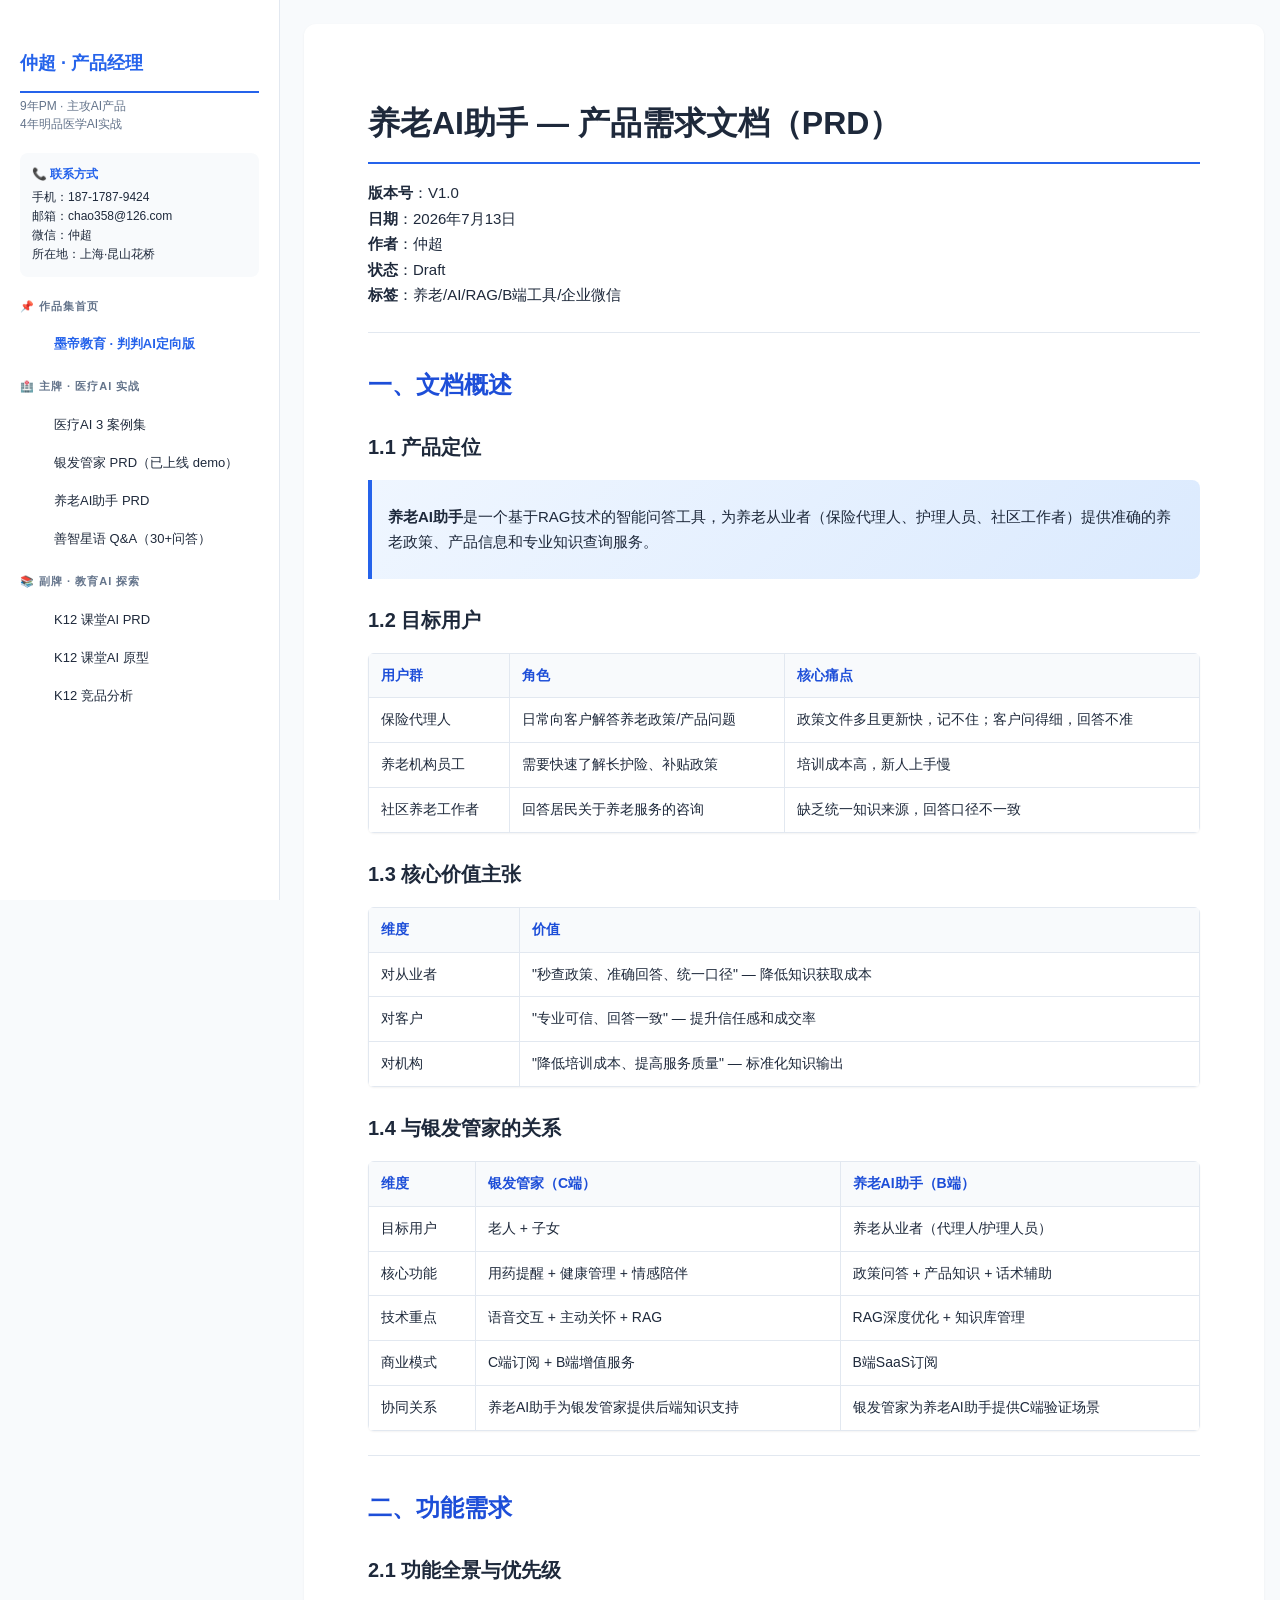
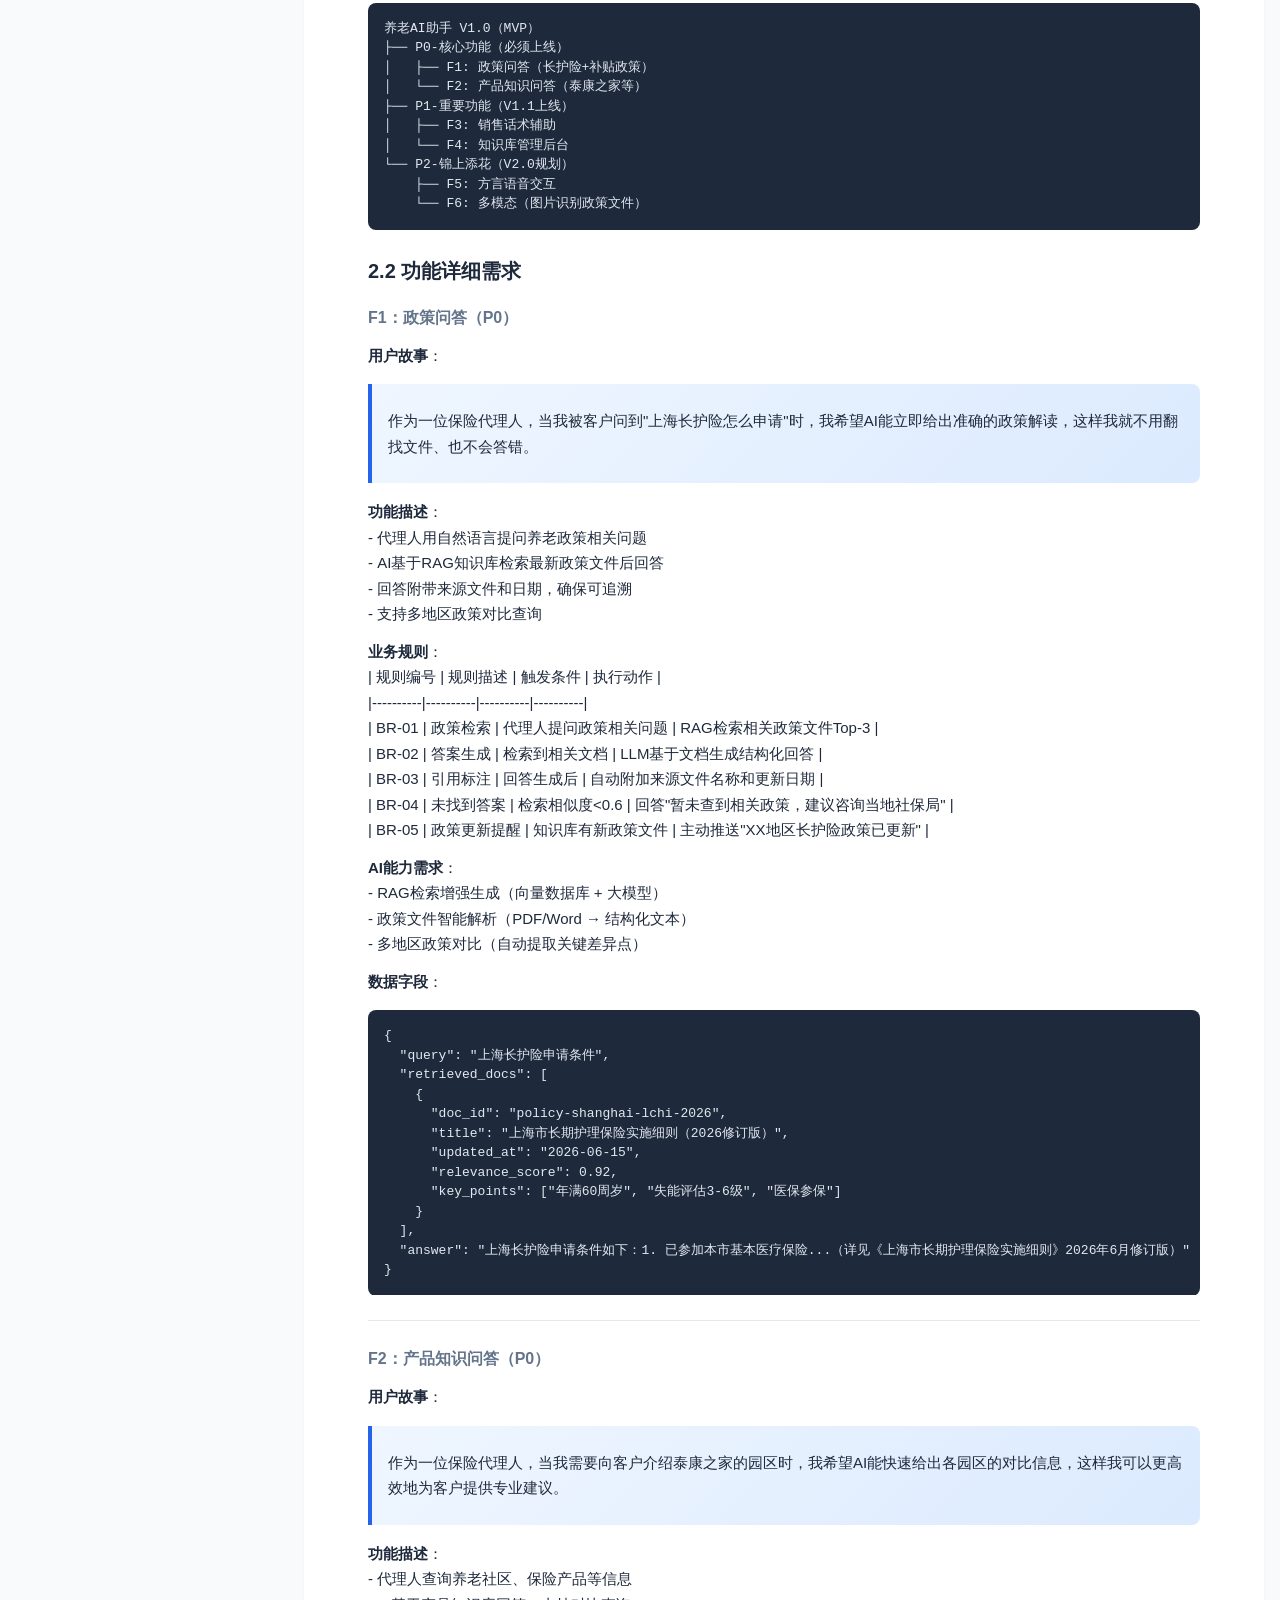
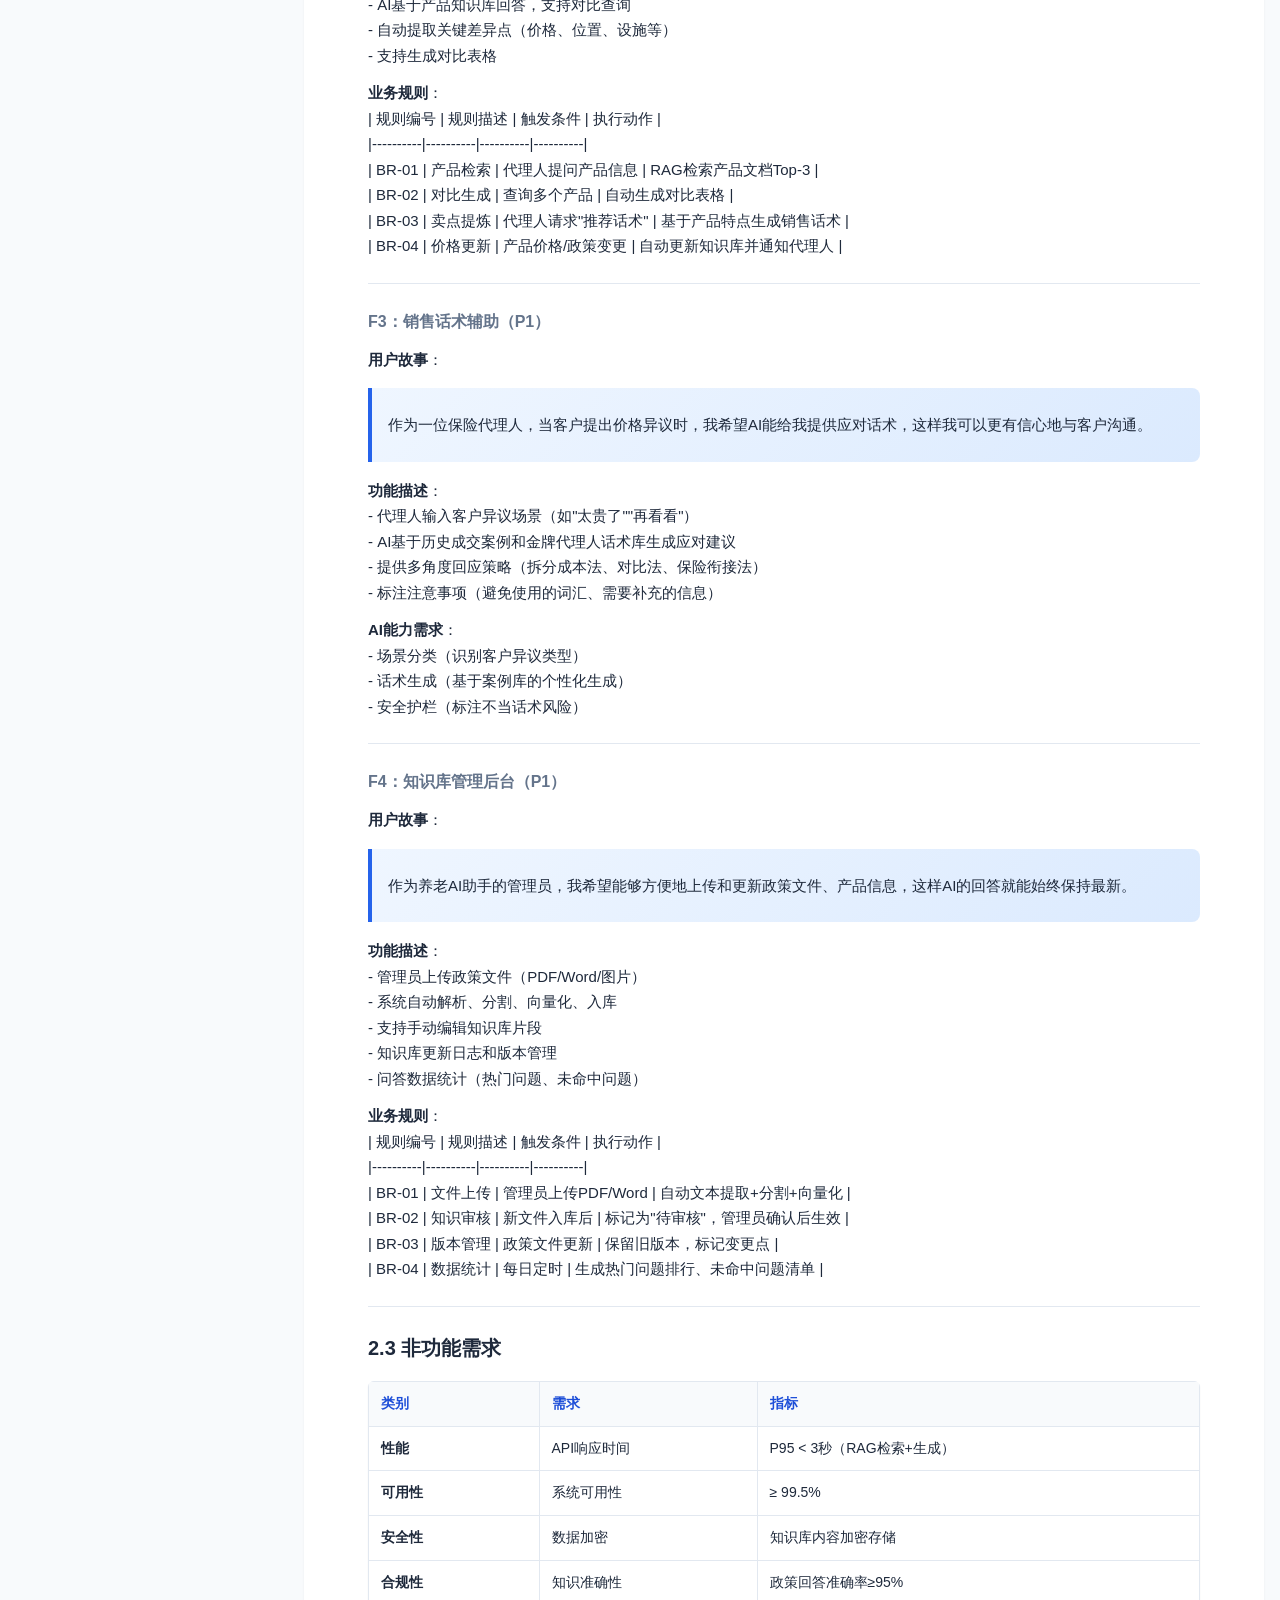
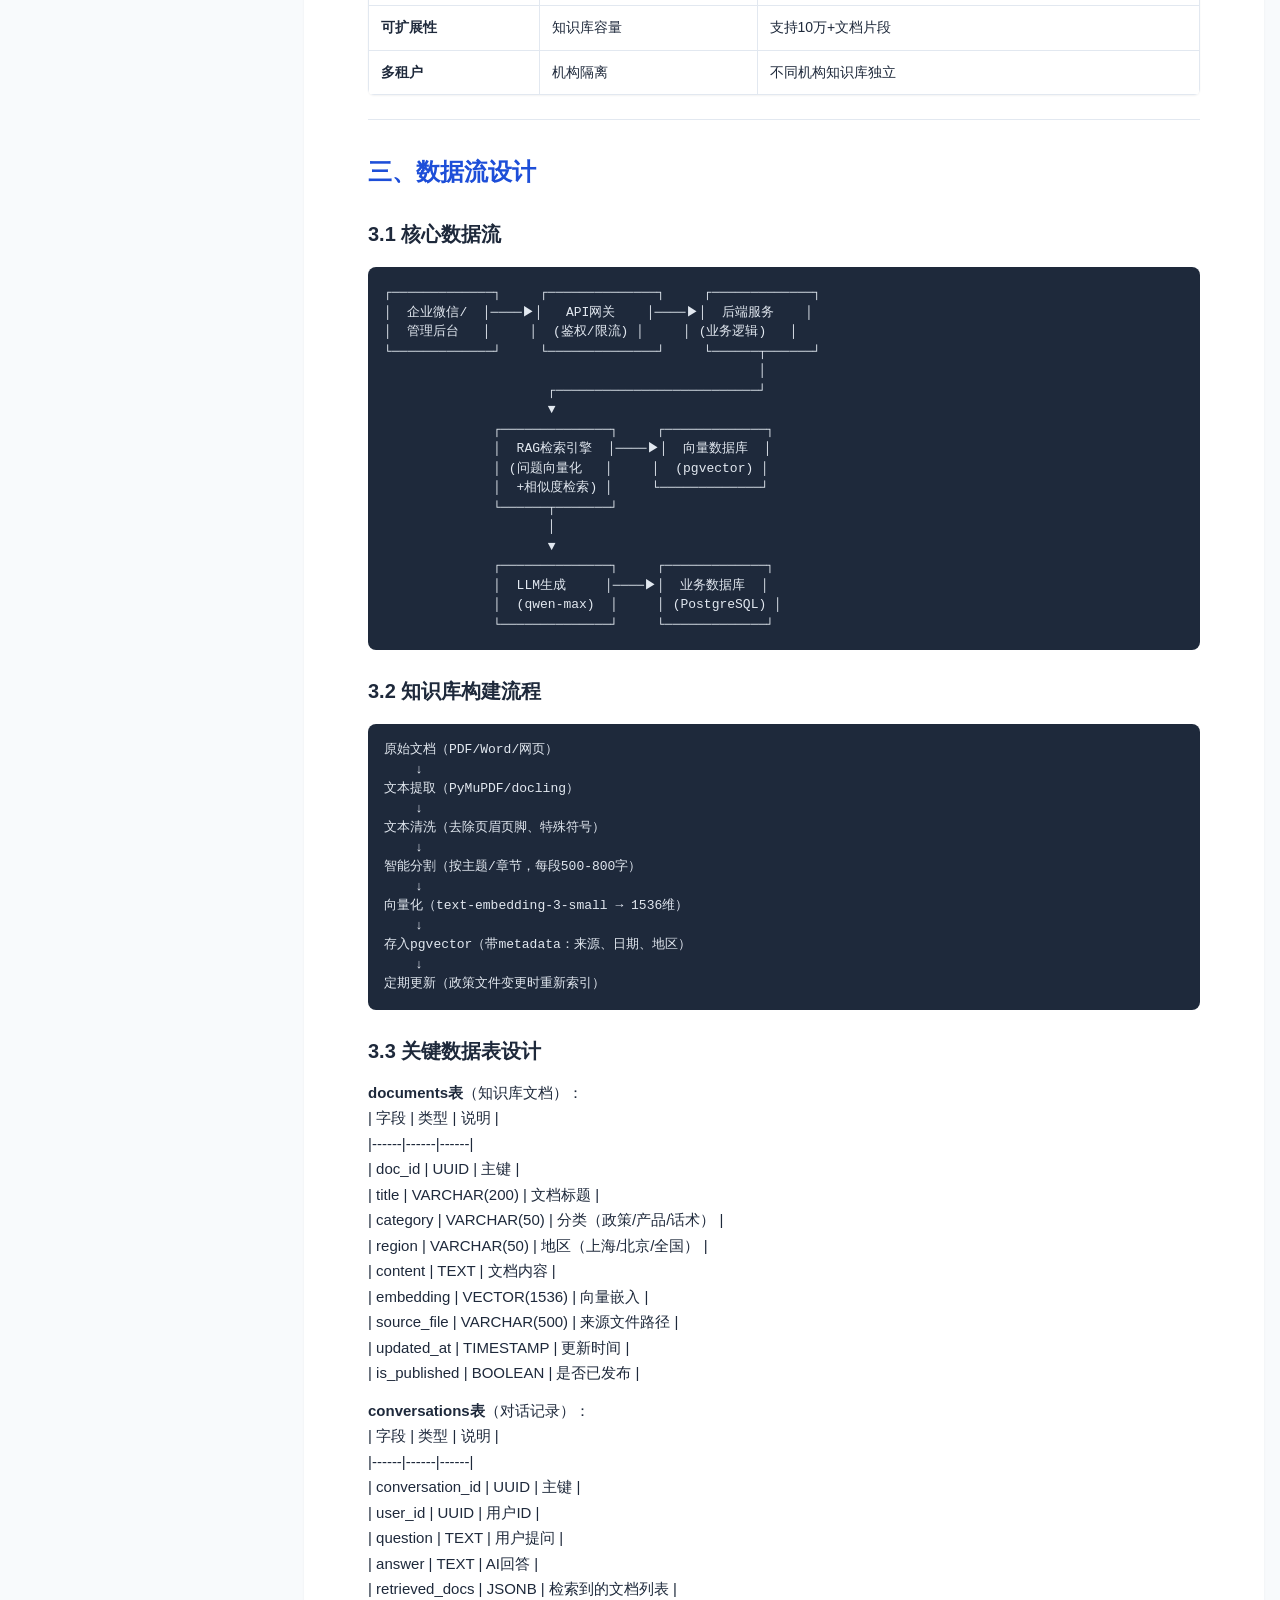
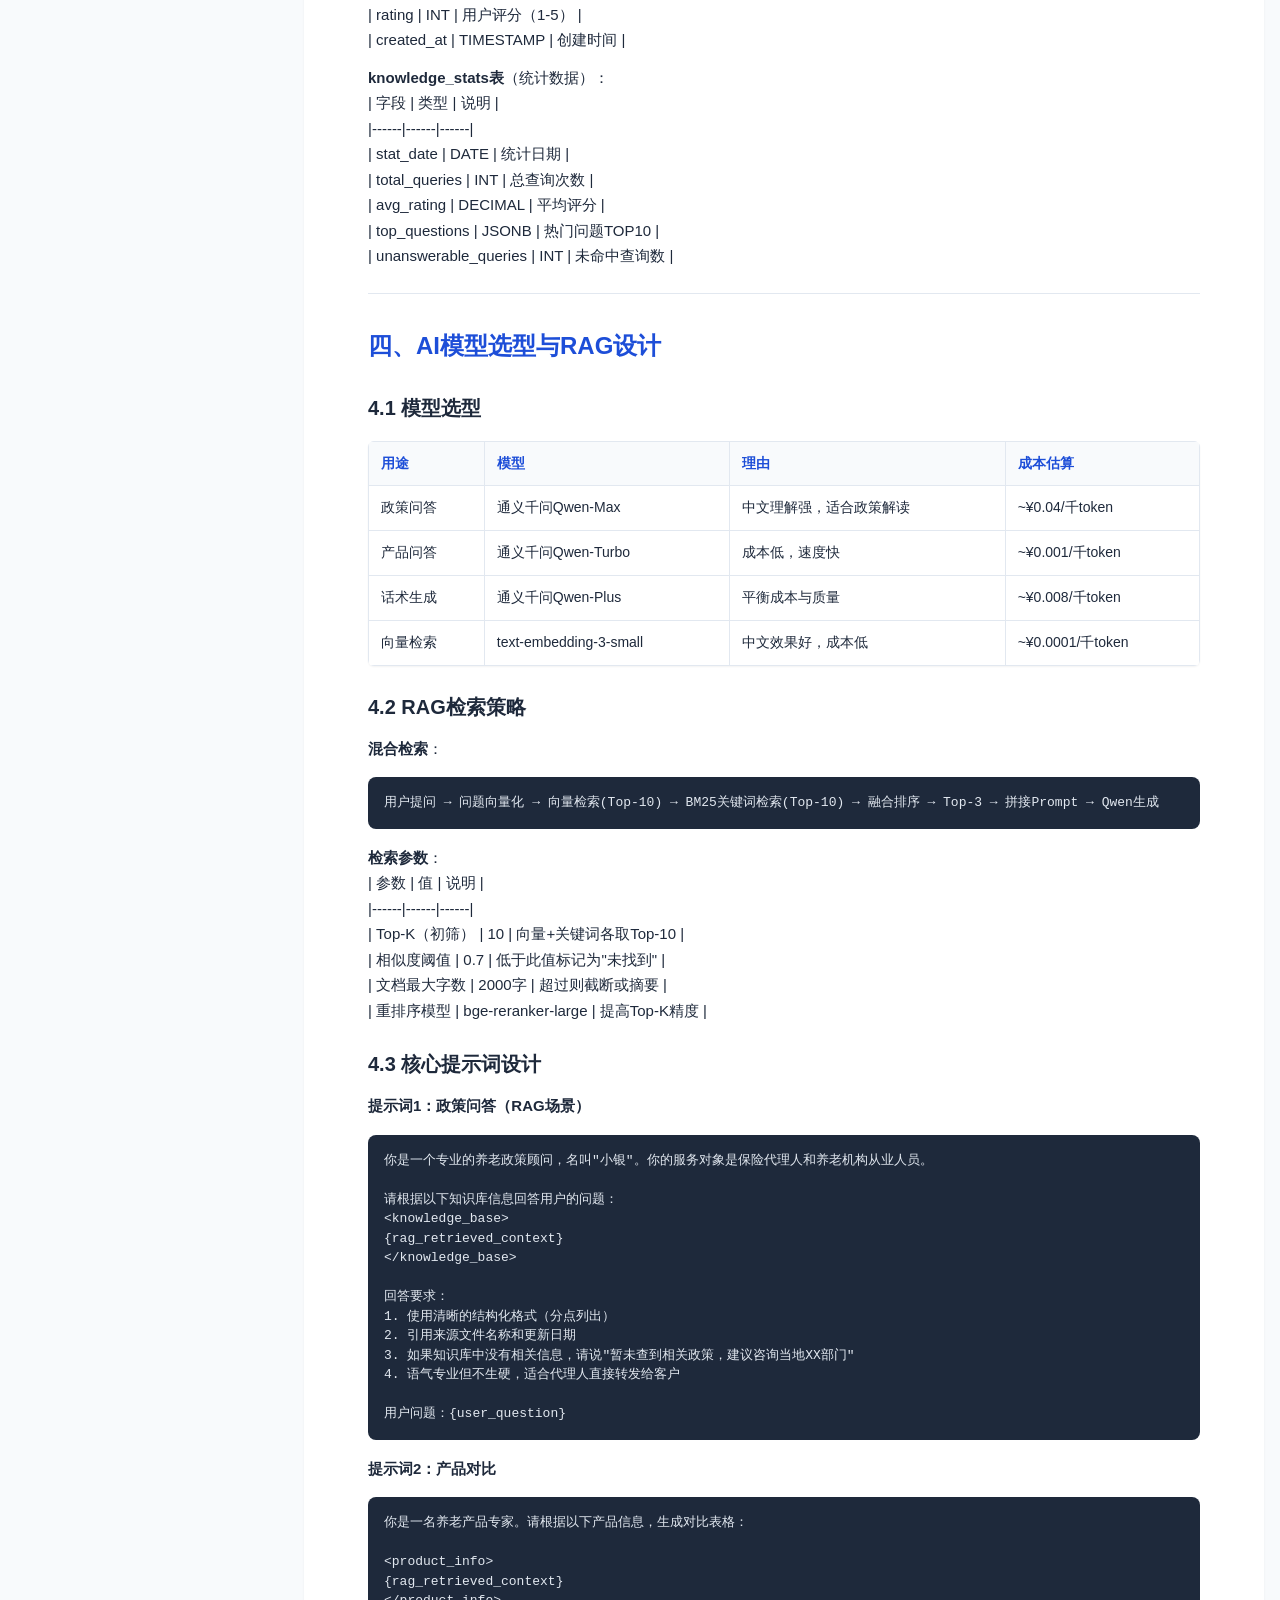
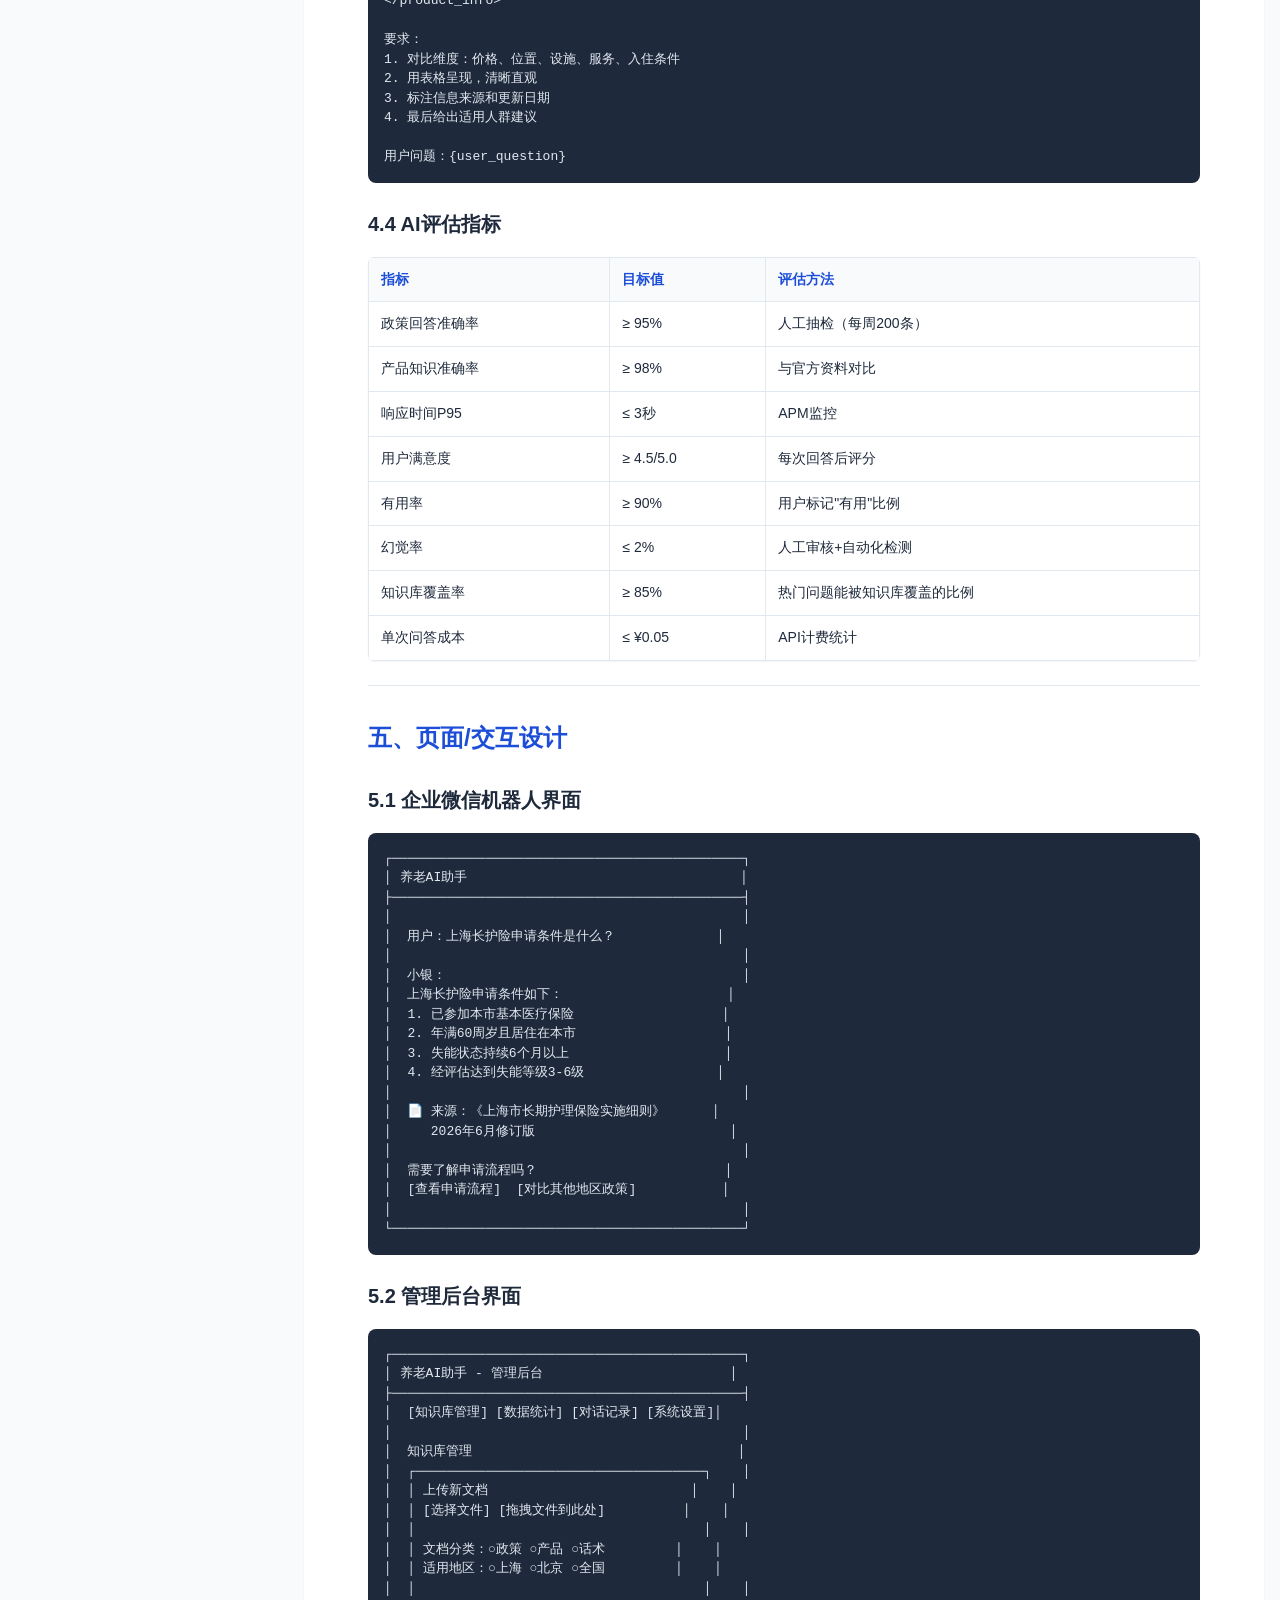
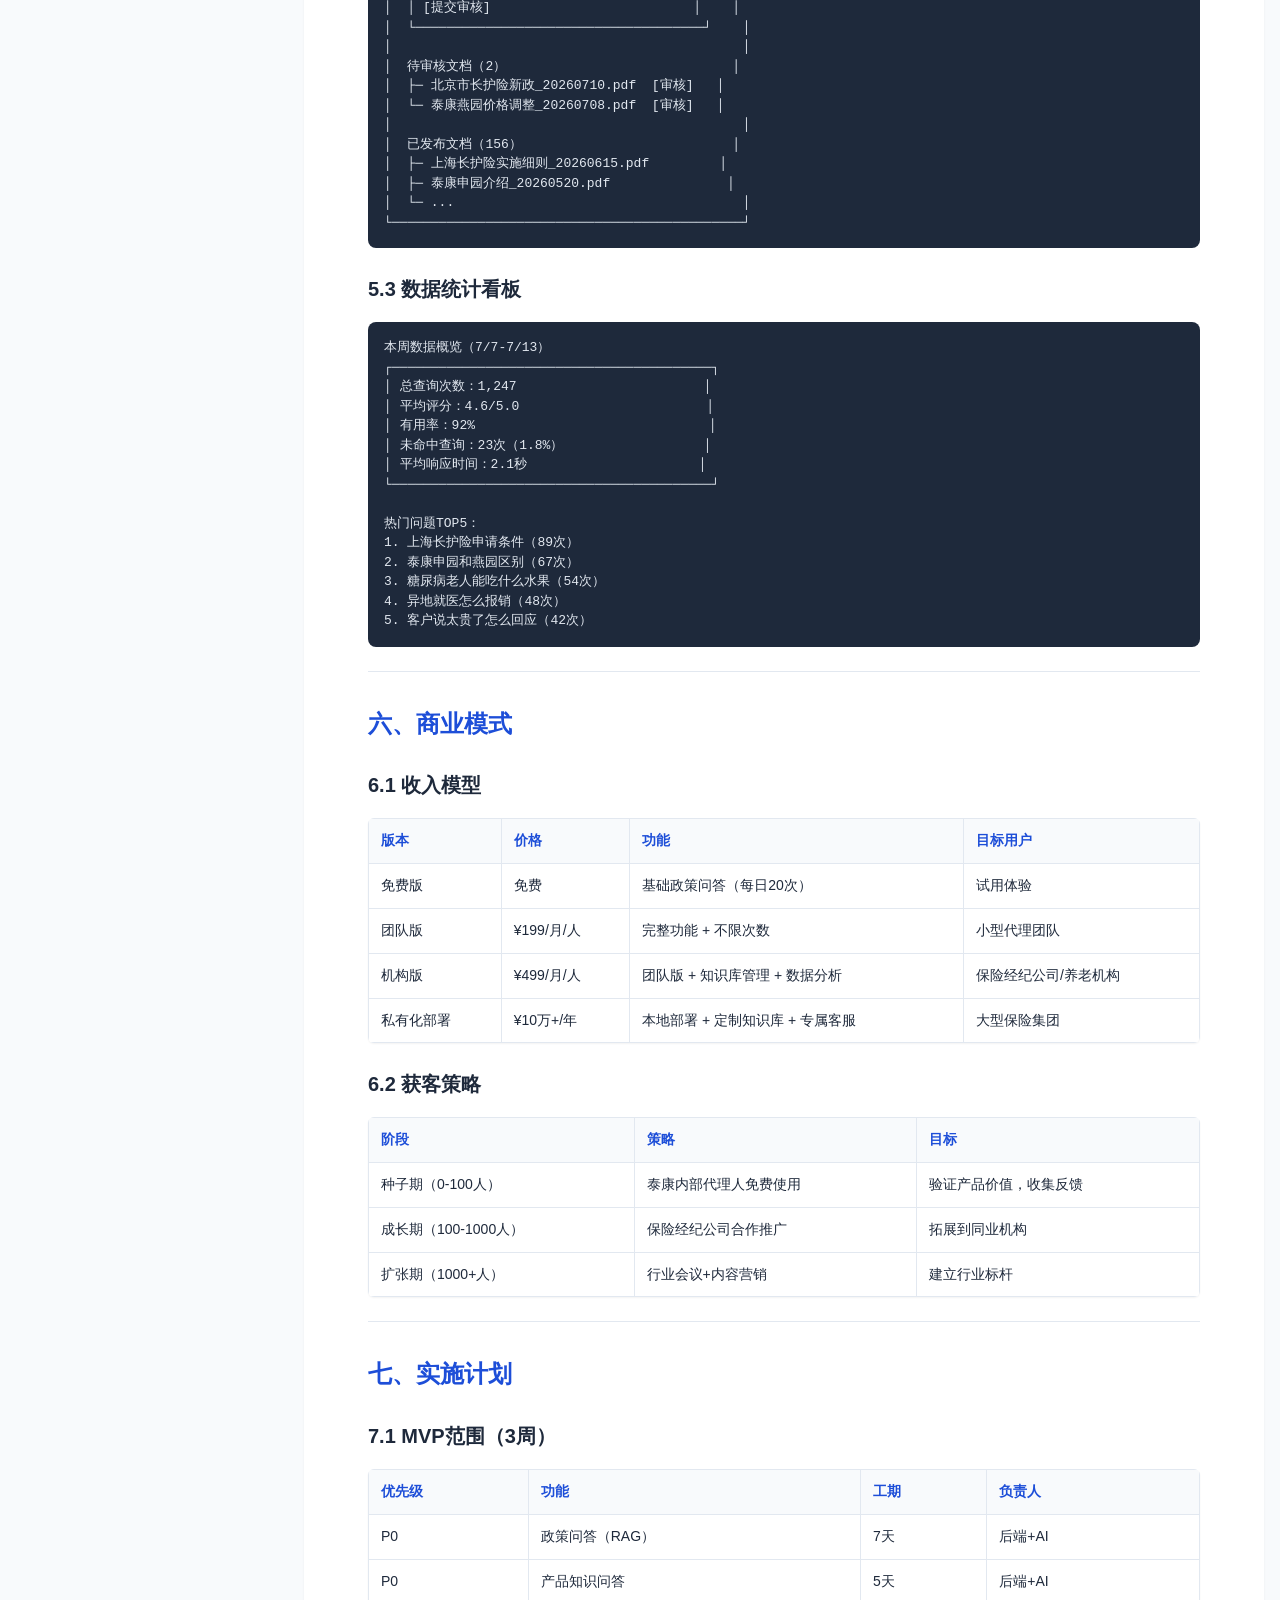
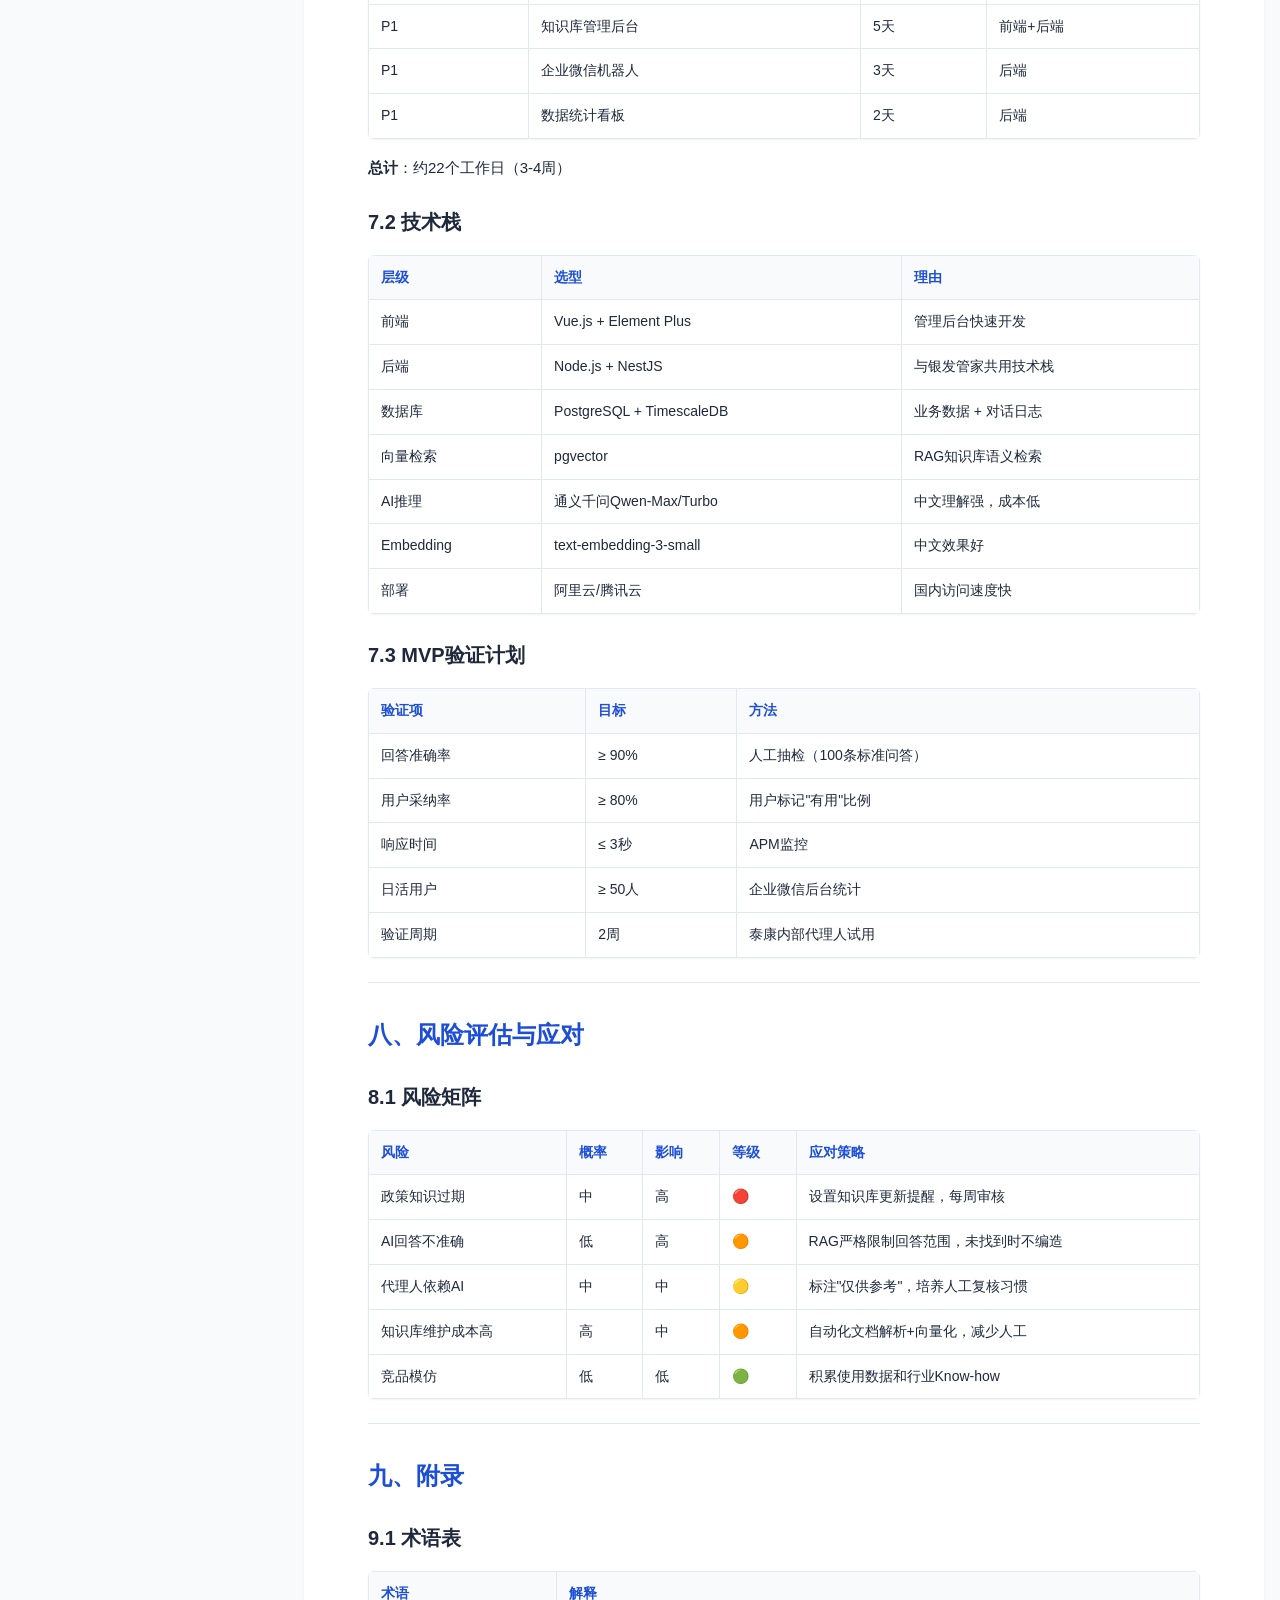
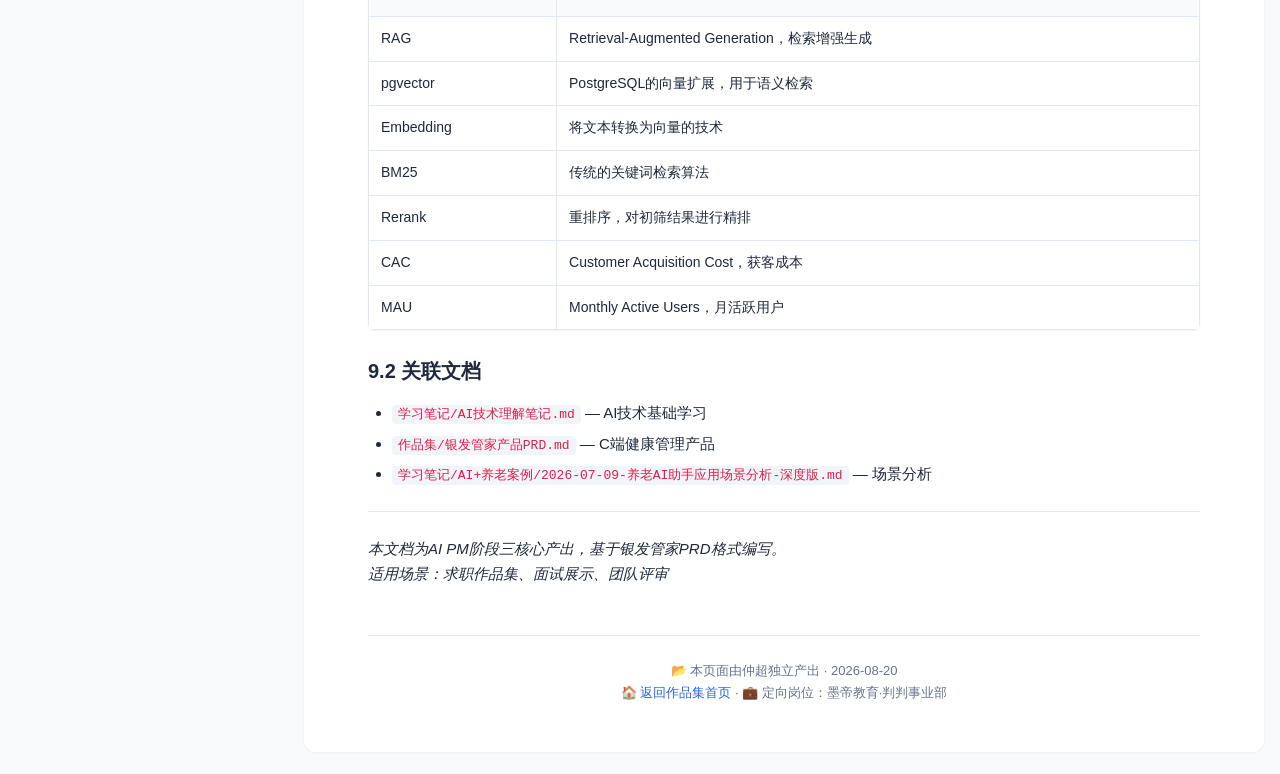
<file: yanglao-prd.html>
<!DOCTYPE html>
<html lang="zh-CN">
<head>
<meta charset="UTF-8">
<meta name="viewport" content="width=device-width, initial-scale=1.0">
<title>养老AI助手 PRD | 仲超产品经理作品集</title>
<link rel="stylesheet" href="assets/style.css">
</head>
<body>
<div class="layout">
  <aside class="sidebar">
    <h1>仲超 · 产品经理</h1>
    <div class="subtitle">9年PM · 主攻AI产品<br>4年明品医学AI实战</div>
    
<div class="contact">
  <strong>📞 联系方式</strong>
  手机：187-1787-9424<br>
  邮箱：chao358@126.com<br>
  微信：仲超<br>
  所在地：上海·昆山花桥
</div>

    
<nav>
  <h3>📌 作品集首页</h3>
  <ul>
    <li><a href="index.html" class="section">墨帝教育 · 判判AI定向版</a></li>
  </ul>

  <h3>🏥 主牌 · 医疗AI 实战</h3>
  <ul>
    <li><a href="medical-cases.html">医疗AI 3 案例集</a></li>
    <li><a href="yinfa-prd.html">银发管家 PRD（已上线 demo）</a></li>
    <li><a href="yanglao-prd.html">养老AI助手 PRD</a></li>
    <li><a href="shanzhi-qa.html">善智星语 Q&A（30+问答）</a></li>
  </ul>

  <h3>📚 副牌 · 教育AI 探索</h3>
  <ul>
    <li><a href="k12-prd.html">K12 课堂AI PRD</a></li>
    <li><a href="k12-prototype.html">K12 课堂AI 原型</a></li>
    <li><a href="k12-competitive.html">K12 竞品分析</a></li>
  </ul>
</nav>

  </aside>
  <main>
    <h1 id="ai-prd">养老AI助手 — 产品需求文档（PRD）</h1>
<p><strong>版本号</strong>：V1.0<br />
<strong>日期</strong>：2026年7月13日<br />
<strong>作者</strong>：仲超<br />
<strong>状态</strong>：Draft<br />
<strong>标签</strong>：养老/AI/RAG/B端工具/企业微信</p>
<hr />
<h2 id="_1">一、文档概述</h2>
<h3 id="11">1.1 产品定位</h3>
<blockquote>
<p><strong>养老AI助手</strong>是一个基于RAG技术的智能问答工具，为养老从业者（保险代理人、护理人员、社区工作者）提供准确的养老政策、产品信息和专业知识查询服务。</p>
</blockquote>
<h3 id="12">1.2 目标用户</h3>
<table>
<thead>
<tr>
<th>用户群</th>
<th>角色</th>
<th>核心痛点</th>
</tr>
</thead>
<tbody>
<tr>
<td>保险代理人</td>
<td>日常向客户解答养老政策/产品问题</td>
<td>政策文件多且更新快，记不住；客户问得细，回答不准</td>
</tr>
<tr>
<td>养老机构员工</td>
<td>需要快速了解长护险、补贴政策</td>
<td>培训成本高，新人上手慢</td>
</tr>
<tr>
<td>社区养老工作者</td>
<td>回答居民关于养老服务的咨询</td>
<td>缺乏统一知识来源，回答口径不一致</td>
</tr>
</tbody>
</table>
<h3 id="13">1.3 核心价值主张</h3>
<table>
<thead>
<tr>
<th>维度</th>
<th>价值</th>
</tr>
</thead>
<tbody>
<tr>
<td>对从业者</td>
<td>"秒查政策、准确回答、统一口径" — 降低知识获取成本</td>
</tr>
<tr>
<td>对客户</td>
<td>"专业可信、回答一致" — 提升信任感和成交率</td>
</tr>
<tr>
<td>对机构</td>
<td>"降低培训成本、提高服务质量" — 标准化知识输出</td>
</tr>
</tbody>
</table>
<h3 id="14">1.4 与银发管家的关系</h3>
<table>
<thead>
<tr>
<th>维度</th>
<th>银发管家（C端）</th>
<th>养老AI助手（B端）</th>
</tr>
</thead>
<tbody>
<tr>
<td>目标用户</td>
<td>老人 + 子女</td>
<td>养老从业者（代理人/护理人员）</td>
</tr>
<tr>
<td>核心功能</td>
<td>用药提醒 + 健康管理 + 情感陪伴</td>
<td>政策问答 + 产品知识 + 话术辅助</td>
</tr>
<tr>
<td>技术重点</td>
<td>语音交互 + 主动关怀 + RAG</td>
<td>RAG深度优化 + 知识库管理</td>
</tr>
<tr>
<td>商业模式</td>
<td>C端订阅 + B端增值服务</td>
<td>B端SaaS订阅</td>
</tr>
<tr>
<td>协同关系</td>
<td>养老AI助手为银发管家提供后端知识支持</td>
<td>银发管家为养老AI助手提供C端验证场景</td>
</tr>
</tbody>
</table>
<hr />
<h2 id="_2">二、功能需求</h2>
<h3 id="21">2.1 功能全景与优先级</h3>
<pre><code>养老AI助手 V1.0（MVP）
├── P0-核心功能（必须上线）
│   ├── F1: 政策问答（长护险+补贴政策）
│   └── F2: 产品知识问答（泰康之家等）
├── P1-重要功能（V1.1上线）
│   ├── F3: 销售话术辅助
│   └── F4: 知识库管理后台
└── P2-锦上添花（V2.0规划）
    ├── F5: 方言语音交互
    └── F6: 多模态（图片识别政策文件）
</code></pre>
<h3 id="22">2.2 功能详细需求</h3>
<h4 id="f1p0">F1：政策问答（P0）</h4>
<p><strong>用户故事</strong>：</p>
<blockquote>
<p>作为一位保险代理人，当我被客户问到"上海长护险怎么申请"时，我希望AI能立即给出准确的政策解读，这样我就不用翻找文件、也不会答错。</p>
</blockquote>
<p><strong>功能描述</strong>：<br />
- 代理人用自然语言提问养老政策相关问题<br />
- AI基于RAG知识库检索最新政策文件后回答<br />
- 回答附带来源文件和日期，确保可追溯<br />
- 支持多地区政策对比查询</p>
<p><strong>业务规则</strong>：<br />
| 规则编号 | 规则描述 | 触发条件 | 执行动作 |<br />
|----------|----------|----------|----------|<br />
| BR-01 | 政策检索 | 代理人提问政策相关问题 | RAG检索相关政策文件Top-3 |<br />
| BR-02 | 答案生成 | 检索到相关文档 | LLM基于文档生成结构化回答 |<br />
| BR-03 | 引用标注 | 回答生成后 | 自动附加来源文件名称和更新日期 |<br />
| BR-04 | 未找到答案 | 检索相似度&lt;0.6 | 回答"暂未查到相关政策，建议咨询当地社保局" |<br />
| BR-05 | 政策更新提醒 | 知识库有新政策文件 | 主动推送"XX地区长护险政策已更新" |</p>
<p><strong>AI能力需求</strong>：<br />
- RAG检索增强生成（向量数据库 + 大模型）<br />
- 政策文件智能解析（PDF/Word → 结构化文本）<br />
- 多地区政策对比（自动提取关键差异点）</p>
<p><strong>数据字段</strong>：</p>
<pre><code class="language-json">{
  &quot;query&quot;: &quot;上海长护险申请条件&quot;,
  &quot;retrieved_docs&quot;: [
    {
      &quot;doc_id&quot;: &quot;policy-shanghai-lchi-2026&quot;,
      &quot;title&quot;: &quot;上海市长期护理保险实施细则（2026修订版）&quot;,
      &quot;updated_at&quot;: &quot;2026-06-15&quot;,
      &quot;relevance_score&quot;: 0.92,
      &quot;key_points&quot;: [&quot;年满60周岁&quot;, &quot;失能评估3-6级&quot;, &quot;医保参保&quot;]
    }
  ],
  &quot;answer&quot;: &quot;上海长护险申请条件如下：1. 已参加本市基本医疗保险...（详见《上海市长期护理保险实施细则》2026年6月修订版）&quot;
}
</code></pre>
<hr />
<h4 id="f2p0">F2：产品知识问答（P0）</h4>
<p><strong>用户故事</strong>：</p>
<blockquote>
<p>作为一位保险代理人，当我需要向客户介绍泰康之家的园区时，我希望AI能快速给出各园区的对比信息，这样我可以更高效地为客户提供专业建议。</p>
</blockquote>
<p><strong>功能描述</strong>：<br />
- 代理人查询养老社区、保险产品等信息<br />
- AI基于产品知识库回答，支持对比查询<br />
- 自动提取关键差异点（价格、位置、设施等）<br />
- 支持生成对比表格</p>
<p><strong>业务规则</strong>：<br />
| 规则编号 | 规则描述 | 触发条件 | 执行动作 |<br />
|----------|----------|----------|----------|<br />
| BR-01 | 产品检索 | 代理人提问产品信息 | RAG检索产品文档Top-3 |<br />
| BR-02 | 对比生成 | 查询多个产品 | 自动生成对比表格 |<br />
| BR-03 | 卖点提炼 | 代理人请求"推荐话术" | 基于产品特点生成销售话术 |<br />
| BR-04 | 价格更新 | 产品价格/政策变更 | 自动更新知识库并通知代理人 |</p>
<hr />
<h4 id="f3p1">F3：销售话术辅助（P1）</h4>
<p><strong>用户故事</strong>：</p>
<blockquote>
<p>作为一位保险代理人，当客户提出价格异议时，我希望AI能给我提供应对话术，这样我可以更有信心地与客户沟通。</p>
</blockquote>
<p><strong>功能描述</strong>：<br />
- 代理人输入客户异议场景（如"太贵了""再看看"）<br />
- AI基于历史成交案例和金牌代理人话术库生成应对建议<br />
- 提供多角度回应策略（拆分成本法、对比法、保险衔接法）<br />
- 标注注意事项（避免使用的词汇、需要补充的信息）</p>
<p><strong>AI能力需求</strong>：<br />
- 场景分类（识别客户异议类型）<br />
- 话术生成（基于案例库的个性化生成）<br />
- 安全护栏（标注不当话术风险）</p>
<hr />
<h4 id="f4p1">F4：知识库管理后台（P1）</h4>
<p><strong>用户故事</strong>：</p>
<blockquote>
<p>作为养老AI助手的管理员，我希望能够方便地上传和更新政策文件、产品信息，这样AI的回答就能始终保持最新。</p>
</blockquote>
<p><strong>功能描述</strong>：<br />
- 管理员上传政策文件（PDF/Word/图片）<br />
- 系统自动解析、分割、向量化、入库<br />
- 支持手动编辑知识库片段<br />
- 知识库更新日志和版本管理<br />
- 问答数据统计（热门问题、未命中问题）</p>
<p><strong>业务规则</strong>：<br />
| 规则编号 | 规则描述 | 触发条件 | 执行动作 |<br />
|----------|----------|----------|----------|<br />
| BR-01 | 文件上传 | 管理员上传PDF/Word | 自动文本提取+分割+向量化 |<br />
| BR-02 | 知识审核 | 新文件入库后 | 标记为"待审核"，管理员确认后生效 |<br />
| BR-03 | 版本管理 | 政策文件更新 | 保留旧版本，标记变更点 |<br />
| BR-04 | 数据统计 | 每日定时 | 生成热门问题排行、未命中问题清单 |</p>
<hr />
<h3 id="23">2.3 非功能需求</h3>
<table>
<thead>
<tr>
<th>类别</th>
<th>需求</th>
<th>指标</th>
</tr>
</thead>
<tbody>
<tr>
<td><strong>性能</strong></td>
<td>API响应时间</td>
<td>P95 &lt; 3秒（RAG检索+生成）</td>
</tr>
<tr>
<td><strong>可用性</strong></td>
<td>系统可用性</td>
<td>≥ 99.5%</td>
</tr>
<tr>
<td><strong>安全性</strong></td>
<td>数据加密</td>
<td>知识库内容加密存储</td>
</tr>
<tr>
<td><strong>合规性</strong></td>
<td>知识准确性</td>
<td>政策回答准确率≥95%</td>
</tr>
<tr>
<td><strong>可扩展性</strong></td>
<td>知识库容量</td>
<td>支持10万+文档片段</td>
</tr>
<tr>
<td><strong>多租户</strong></td>
<td>机构隔离</td>
<td>不同机构知识库独立</td>
</tr>
</tbody>
</table>
<hr />
<h2 id="_3">三、数据流设计</h2>
<h3 id="31">3.1 核心数据流</h3>
<pre><code>┌─────────────┐     ┌──────────────┐     ┌─────────────┐
│  企业微信/  │────▶│   API网关    │────▶│  后端服务    │
│  管理后台   │     │  (鉴权/限流) │     │ (业务逻辑)   │
└─────────────┘     └──────────────┘     └──────┬──────┘
                                                │
                     ┌──────────────────────────┘
                     ▼
              ┌──────────────┐     ┌─────────────┐
              │  RAG检索引擎  │────▶│  向量数据库  │
              │ (问题向量化   │     │  (pgvector) │
              │  +相似度检索) │     └─────────────┘
              └──────┬───────┘
                     │
                     ▼
              ┌──────────────┐     ┌─────────────┐
              │  LLM生成     │────▶│  业务数据库  │
              │  (qwen-max)  │     │ (PostgreSQL) │
              └──────────────┘     └─────────────┘
</code></pre>
<h3 id="32">3.2 知识库构建流程</h3>
<pre><code>原始文档（PDF/Word/网页）
    ↓
文本提取（PyMuPDF/docling）
    ↓
文本清洗（去除页眉页脚、特殊符号）
    ↓
智能分割（按主题/章节，每段500-800字）
    ↓
向量化（text-embedding-3-small → 1536维）
    ↓
存入pgvector（带metadata：来源、日期、地区）
    ↓
定期更新（政策文件变更时重新索引）
</code></pre>
<h3 id="33">3.3 关键数据表设计</h3>
<p><strong>documents表</strong>（知识库文档）：<br />
| 字段 | 类型 | 说明 |<br />
|------|------|------|<br />
| doc_id | UUID | 主键 |<br />
| title | VARCHAR(200) | 文档标题 |<br />
| category | VARCHAR(50) | 分类（政策/产品/话术） |<br />
| region | VARCHAR(50) | 地区（上海/北京/全国） |<br />
| content | TEXT | 文档内容 |<br />
| embedding | VECTOR(1536) | 向量嵌入 |<br />
| source_file | VARCHAR(500) | 来源文件路径 |<br />
| updated_at | TIMESTAMP | 更新时间 |<br />
| is_published | BOOLEAN | 是否已发布 |</p>
<p><strong>conversations表</strong>（对话记录）：<br />
| 字段 | 类型 | 说明 |<br />
|------|------|------|<br />
| conversation_id | UUID | 主键 |<br />
| user_id | UUID | 用户ID |<br />
| question | TEXT | 用户提问 |<br />
| answer | TEXT | AI回答 |<br />
| retrieved_docs | JSONB | 检索到的文档列表 |<br />
| rating | INT | 用户评分（1-5） |<br />
| created_at | TIMESTAMP | 创建时间 |</p>
<p><strong>knowledge_stats表</strong>（统计数据）：<br />
| 字段 | 类型 | 说明 |<br />
|------|------|------|<br />
| stat_date | DATE | 统计日期 |<br />
| total_queries | INT | 总查询次数 |<br />
| avg_rating | DECIMAL | 平均评分 |<br />
| top_questions | JSONB | 热门问题TOP10 |<br />
| unanswerable_queries | INT | 未命中查询数 |</p>
<hr />
<h2 id="airag">四、AI模型选型与RAG设计</h2>
<h3 id="41">4.1 模型选型</h3>
<table>
<thead>
<tr>
<th>用途</th>
<th>模型</th>
<th>理由</th>
<th>成本估算</th>
</tr>
</thead>
<tbody>
<tr>
<td>政策问答</td>
<td>通义千问Qwen-Max</td>
<td>中文理解强，适合政策解读</td>
<td>~¥0.04/千token</td>
</tr>
<tr>
<td>产品问答</td>
<td>通义千问Qwen-Turbo</td>
<td>成本低，速度快</td>
<td>~¥0.001/千token</td>
</tr>
<tr>
<td>话术生成</td>
<td>通义千问Qwen-Plus</td>
<td>平衡成本与质量</td>
<td>~¥0.008/千token</td>
</tr>
<tr>
<td>向量检索</td>
<td>text-embedding-3-small</td>
<td>中文效果好，成本低</td>
<td>~¥0.0001/千token</td>
</tr>
</tbody>
</table>
<h3 id="42-rag">4.2 RAG检索策略</h3>
<p><strong>混合检索</strong>：</p>
<pre><code>用户提问 → 问题向量化 → 向量检索(Top-10) → BM25关键词检索(Top-10) → 融合排序 → Top-3 → 拼接Prompt → Qwen生成
</code></pre>
<p><strong>检索参数</strong>：<br />
| 参数 | 值 | 说明 |<br />
|------|------|------|<br />
| Top-K（初筛） | 10 | 向量+关键词各取Top-10 |<br />
| 相似度阈值 | 0.7 | 低于此值标记为"未找到" |<br />
| 文档最大字数 | 2000字 | 超过则截断或摘要 |<br />
| 重排序模型 | bge-reranker-large | 提高Top-K精度 |</p>
<h3 id="43">4.3 核心提示词设计</h3>
<p><strong>提示词1：政策问答（RAG场景）</strong></p>
<pre><code>你是一个专业的养老政策顾问，名叫&quot;小银&quot;。你的服务对象是保险代理人和养老机构从业人员。

请根据以下知识库信息回答用户的问题：
&lt;knowledge_base&gt;
{rag_retrieved_context}
&lt;/knowledge_base&gt;

回答要求：
1. 使用清晰的结构化格式（分点列出）
2. 引用来源文件名称和更新日期
3. 如果知识库中没有相关信息，请说&quot;暂未查到相关政策，建议咨询当地XX部门&quot;
4. 语气专业但不生硬，适合代理人直接转发给客户

用户问题：{user_question}
</code></pre>
<p><strong>提示词2：产品对比</strong></p>
<pre><code>你是一名养老产品专家。请根据以下产品信息，生成对比表格：

&lt;product_info&gt;
{rag_retrieved_context}
&lt;/product_info&gt;

要求：
1. 对比维度：价格、位置、设施、服务、入住条件
2. 用表格呈现，清晰直观
3. 标注信息来源和更新日期
4. 最后给出适用人群建议

用户问题：{user_question}
</code></pre>
<h3 id="44-ai">4.4 AI评估指标</h3>
<table>
<thead>
<tr>
<th>指标</th>
<th>目标值</th>
<th>评估方法</th>
</tr>
</thead>
<tbody>
<tr>
<td>政策回答准确率</td>
<td>≥ 95%</td>
<td>人工抽检（每周200条）</td>
</tr>
<tr>
<td>产品知识准确率</td>
<td>≥ 98%</td>
<td>与官方资料对比</td>
</tr>
<tr>
<td>响应时间P95</td>
<td>≤ 3秒</td>
<td>APM监控</td>
</tr>
<tr>
<td>用户满意度</td>
<td>≥ 4.5/5.0</td>
<td>每次回答后评分</td>
</tr>
<tr>
<td>有用率</td>
<td>≥ 90%</td>
<td>用户标记"有用"比例</td>
</tr>
<tr>
<td>幻觉率</td>
<td>≤ 2%</td>
<td>人工审核+自动化检测</td>
</tr>
<tr>
<td>知识库覆盖率</td>
<td>≥ 85%</td>
<td>热门问题能被知识库覆盖的比例</td>
</tr>
<tr>
<td>单次问答成本</td>
<td>≤ ¥0.05</td>
<td>API计费统计</td>
</tr>
</tbody>
</table>
<hr />
<h2 id="_4">五、页面/交互设计</h2>
<h3 id="51">5.1 企业微信机器人界面</h3>
<pre><code>┌─────────────────────────────────────────────┐
│ 养老AI助手                                   │
├─────────────────────────────────────────────┤
│                                             │
│  用户：上海长护险申请条件是什么？             │
│                                             │
│  小银：                                      │
│  上海长护险申请条件如下：                     │
│  1. 已参加本市基本医疗保险                   │
│  2. 年满60周岁且居住在本市                   │
│  3. 失能状态持续6个月以上                    │
│  4. 经评估达到失能等级3-6级                 │
│                                             │
│  📄 来源：《上海市长期护理保险实施细则》      │
│     2026年6月修订版                         │
│                                             │
│  需要了解申请流程吗？                        │
│  [查看申请流程]  [对比其他地区政策]           │
│                                             │
└─────────────────────────────────────────────┘
</code></pre>
<h3 id="52">5.2 管理后台界面</h3>
<pre><code>┌─────────────────────────────────────────────┐
│ 养老AI助手 - 管理后台                        │
├─────────────────────────────────────────────┤
│  [知识库管理] [数据统计] [对话记录] [系统设置]│
│                                             │
│  知识库管理                                  │
│  ┌─────────────────────────────────────┐    │
│  │ 上传新文档                          │    │
│  │ [选择文件] [拖拽文件到此处]          │    │
│  │                                     │    │
│  │ 文档分类：○政策 ○产品 ○话术         │    │
│  │ 适用地区：○上海 ○北京 ○全国         │    │
│  │                                     │    │
│  │ [提交审核]                          │    │
│  └─────────────────────────────────────┘    │
│                                             │
│  待审核文档（2）                             │
│  ├─ 北京市长护险新政_20260710.pdf  [审核]   │
│  └─ 泰康燕园价格调整_20260708.pdf  [审核]   │
│                                             │
│  已发布文档（156）                           │
│  ├─ 上海长护险实施细则_20260615.pdf         │
│  ├─ 泰康申园介绍_20260520.pdf               │
│  └─ ...                                     │
└─────────────────────────────────────────────┘
</code></pre>
<h3 id="53">5.3 数据统计看板</h3>
<pre><code>本周数据概览（7/7-7/13）
┌─────────────────────────────────────────┐
│ 总查询次数：1,247                        │
│ 平均评分：4.6/5.0                        │
│ 有用率：92%                              │
│ 未命中查询：23次（1.8%）                  │
│ 平均响应时间：2.1秒                      │
└─────────────────────────────────────────┘

热门问题TOP5：
1. 上海长护险申请条件（89次）
2. 泰康申园和燕园区别（67次）
3. 糖尿病老人能吃什么水果（54次）
4. 异地就医怎么报销（48次）
5. 客户说太贵了怎么回应（42次）
</code></pre>
<hr />
<h2 id="_5">六、商业模式</h2>
<h3 id="61">6.1 收入模型</h3>
<table>
<thead>
<tr>
<th>版本</th>
<th>价格</th>
<th>功能</th>
<th>目标用户</th>
</tr>
</thead>
<tbody>
<tr>
<td>免费版</td>
<td>免费</td>
<td>基础政策问答（每日20次）</td>
<td>试用体验</td>
</tr>
<tr>
<td>团队版</td>
<td>¥199/月/人</td>
<td>完整功能 + 不限次数</td>
<td>小型代理团队</td>
</tr>
<tr>
<td>机构版</td>
<td>¥499/月/人</td>
<td>团队版 + 知识库管理 + 数据分析</td>
<td>保险经纪公司/养老机构</td>
</tr>
<tr>
<td>私有化部署</td>
<td>¥10万+/年</td>
<td>本地部署 + 定制知识库 + 专属客服</td>
<td>大型保险集团</td>
</tr>
</tbody>
</table>
<h3 id="62">6.2 获客策略</h3>
<table>
<thead>
<tr>
<th>阶段</th>
<th>策略</th>
<th>目标</th>
</tr>
</thead>
<tbody>
<tr>
<td>种子期（0-100人）</td>
<td>泰康内部代理人免费使用</td>
<td>验证产品价值，收集反馈</td>
</tr>
<tr>
<td>成长期（100-1000人）</td>
<td>保险经纪公司合作推广</td>
<td>拓展到同业机构</td>
</tr>
<tr>
<td>扩张期（1000+人）</td>
<td>行业会议+内容营销</td>
<td>建立行业标杆</td>
</tr>
</tbody>
</table>
<hr />
<h2 id="_6">七、实施计划</h2>
<h3 id="71-mvp3">7.1 MVP范围（3周）</h3>
<table>
<thead>
<tr>
<th>优先级</th>
<th>功能</th>
<th>工期</th>
<th>负责人</th>
</tr>
</thead>
<tbody>
<tr>
<td>P0</td>
<td>政策问答（RAG）</td>
<td>7天</td>
<td>后端+AI</td>
</tr>
<tr>
<td>P0</td>
<td>产品知识问答</td>
<td>5天</td>
<td>后端+AI</td>
</tr>
<tr>
<td>P1</td>
<td>知识库管理后台</td>
<td>5天</td>
<td>前端+后端</td>
</tr>
<tr>
<td>P1</td>
<td>企业微信机器人</td>
<td>3天</td>
<td>后端</td>
</tr>
<tr>
<td>P1</td>
<td>数据统计看板</td>
<td>2天</td>
<td>后端</td>
</tr>
</tbody>
</table>
<p><strong>总计</strong>：约22个工作日（3-4周）</p>
<h3 id="72">7.2 技术栈</h3>
<table>
<thead>
<tr>
<th>层级</th>
<th>选型</th>
<th>理由</th>
</tr>
</thead>
<tbody>
<tr>
<td>前端</td>
<td>Vue.js + Element Plus</td>
<td>管理后台快速开发</td>
</tr>
<tr>
<td>后端</td>
<td>Node.js + NestJS</td>
<td>与银发管家共用技术栈</td>
</tr>
<tr>
<td>数据库</td>
<td>PostgreSQL + TimescaleDB</td>
<td>业务数据 + 对话日志</td>
</tr>
<tr>
<td>向量检索</td>
<td>pgvector</td>
<td>RAG知识库语义检索</td>
</tr>
<tr>
<td>AI推理</td>
<td>通义千问Qwen-Max/Turbo</td>
<td>中文理解强，成本低</td>
</tr>
<tr>
<td>Embedding</td>
<td>text-embedding-3-small</td>
<td>中文效果好</td>
</tr>
<tr>
<td>部署</td>
<td>阿里云/腾讯云</td>
<td>国内访问速度快</td>
</tr>
</tbody>
</table>
<h3 id="73-mvp">7.3 MVP验证计划</h3>
<table>
<thead>
<tr>
<th>验证项</th>
<th>目标</th>
<th>方法</th>
</tr>
</thead>
<tbody>
<tr>
<td>回答准确率</td>
<td>≥ 90%</td>
<td>人工抽检（100条标准问答）</td>
</tr>
<tr>
<td>用户采纳率</td>
<td>≥ 80%</td>
<td>用户标记"有用"比例</td>
</tr>
<tr>
<td>响应时间</td>
<td>≤ 3秒</td>
<td>APM监控</td>
</tr>
<tr>
<td>日活用户</td>
<td>≥ 50人</td>
<td>企业微信后台统计</td>
</tr>
<tr>
<td>验证周期</td>
<td>2周</td>
<td>泰康内部代理人试用</td>
</tr>
</tbody>
</table>
<hr />
<h2 id="_7">八、风险评估与应对</h2>
<h3 id="81">8.1 风险矩阵</h3>
<table>
<thead>
<tr>
<th>风险</th>
<th>概率</th>
<th>影响</th>
<th>等级</th>
<th>应对策略</th>
</tr>
</thead>
<tbody>
<tr>
<td>政策知识过期</td>
<td>中</td>
<td>高</td>
<td>🔴</td>
<td>设置知识库更新提醒，每周审核</td>
</tr>
<tr>
<td>AI回答不准确</td>
<td>低</td>
<td>高</td>
<td>🟠</td>
<td>RAG严格限制回答范围，未找到时不编造</td>
</tr>
<tr>
<td>代理人依赖AI</td>
<td>中</td>
<td>中</td>
<td>🟡</td>
<td>标注"仅供参考"，培养人工复核习惯</td>
</tr>
<tr>
<td>知识库维护成本高</td>
<td>高</td>
<td>中</td>
<td>🟠</td>
<td>自动化文档解析+向量化，减少人工</td>
</tr>
<tr>
<td>竞品模仿</td>
<td>低</td>
<td>低</td>
<td>🟢</td>
<td>积累使用数据和行业Know-how</td>
</tr>
</tbody>
</table>
<hr />
<h2 id="_8">九、附录</h2>
<h3 id="91">9.1 术语表</h3>
<table>
<thead>
<tr>
<th>术语</th>
<th>解释</th>
</tr>
</thead>
<tbody>
<tr>
<td>RAG</td>
<td>Retrieval-Augmented Generation，检索增强生成</td>
</tr>
<tr>
<td>pgvector</td>
<td>PostgreSQL的向量扩展，用于语义检索</td>
</tr>
<tr>
<td>Embedding</td>
<td>将文本转换为向量的技术</td>
</tr>
<tr>
<td>BM25</td>
<td>传统的关键词检索算法</td>
</tr>
<tr>
<td>Rerank</td>
<td>重排序，对初筛结果进行精排</td>
</tr>
<tr>
<td>CAC</td>
<td>Customer Acquisition Cost，获客成本</td>
</tr>
<tr>
<td>MAU</td>
<td>Monthly Active Users，月活跃用户</td>
</tr>
</tbody>
</table>
<h3 id="92">9.2 关联文档</h3>
<ul>
<li><code>学习笔记/AI技术理解笔记.md</code> — AI技术基础学习</li>
<li><code>作品集/银发管家产品PRD.md</code> — C端健康管理产品</li>
<li><code>学习笔记/AI+养老案例/2026-07-09-养老AI助手应用场景分析-深度版.md</code> — 场景分析</li>
</ul>
<hr />
<p><em>本文档为AI PM阶段三核心产出，基于银发管家PRD格式编写。</em><br />
<em>适用场景：求职作品集、面试展示、团队评审</em></p>
    <div class="footer">
      📂 本页面由仲超独立产出 · 2026-08-20<br>
      🏠 <a href="index.html">返回作品集首页</a> · 💼 定向岗位：墨帝教育·判判事业部
    </div>
  </main>
</div>
</body>
</html>
</file>
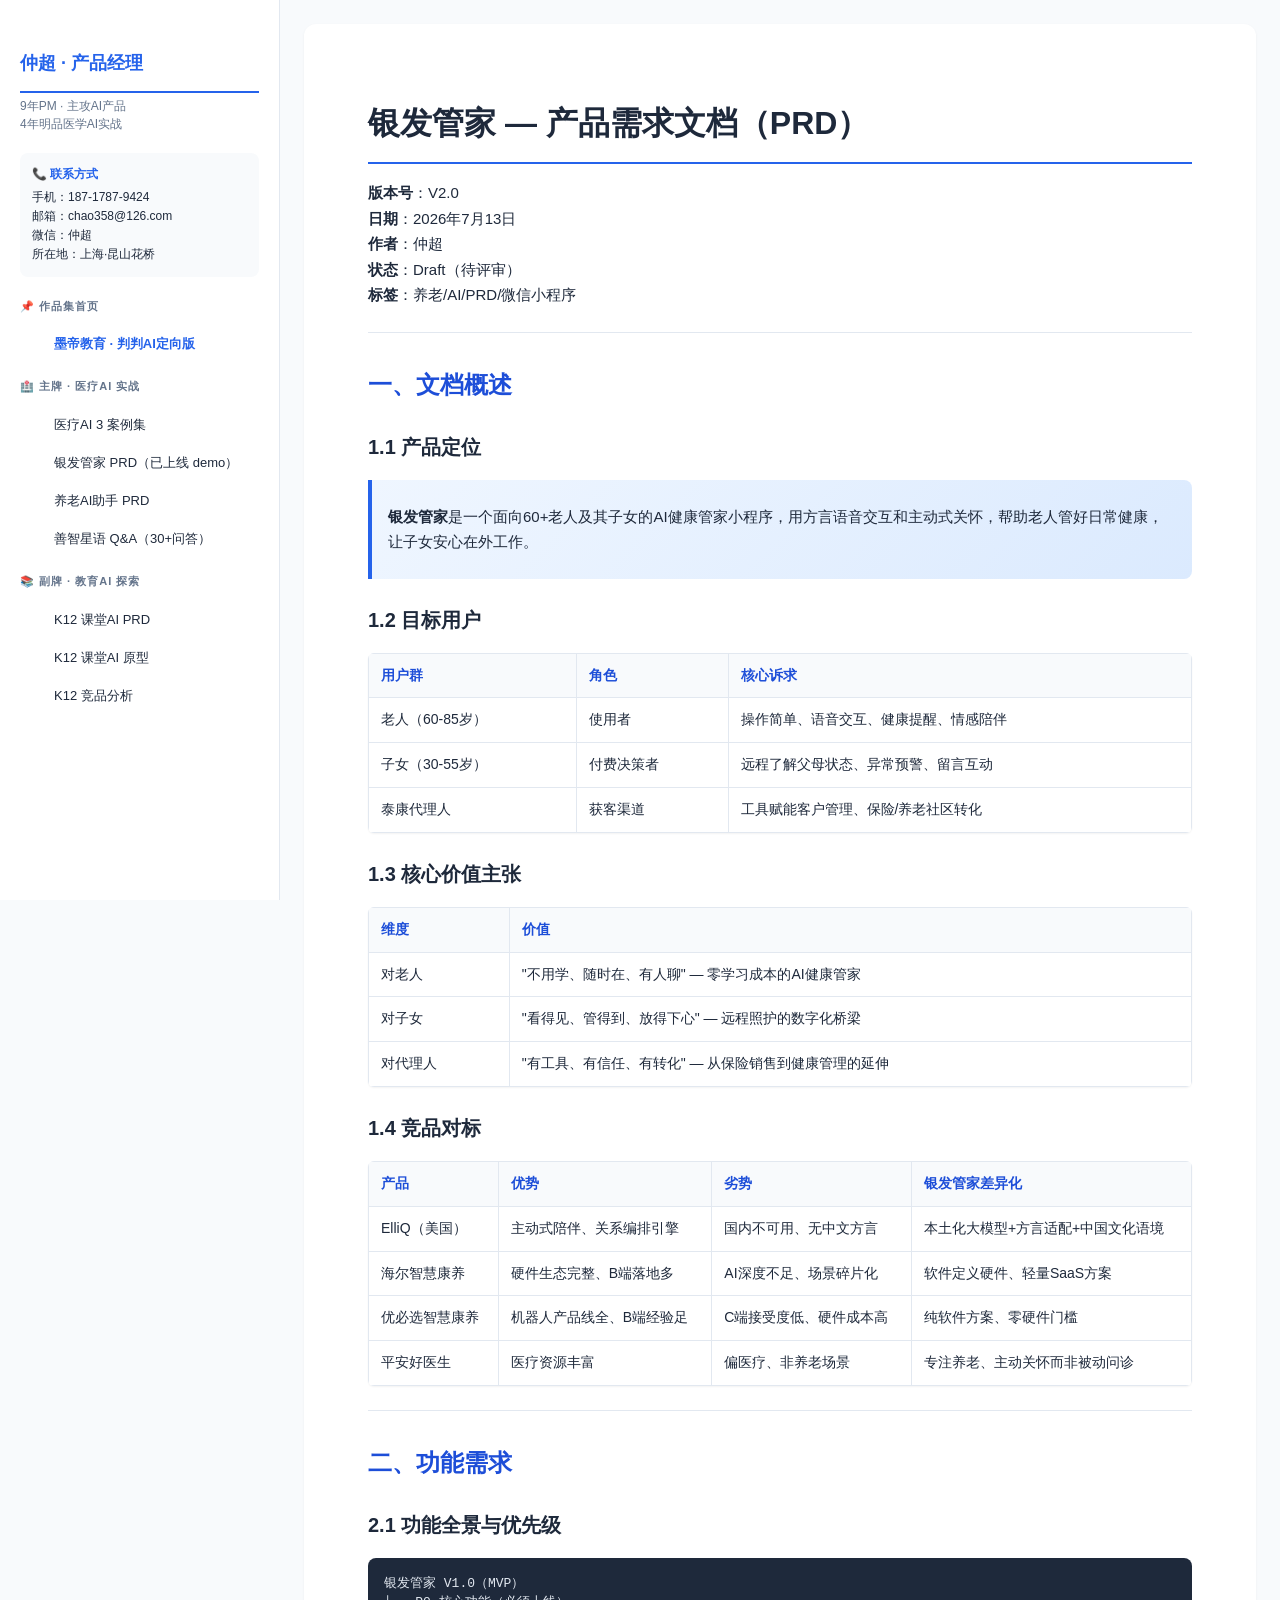
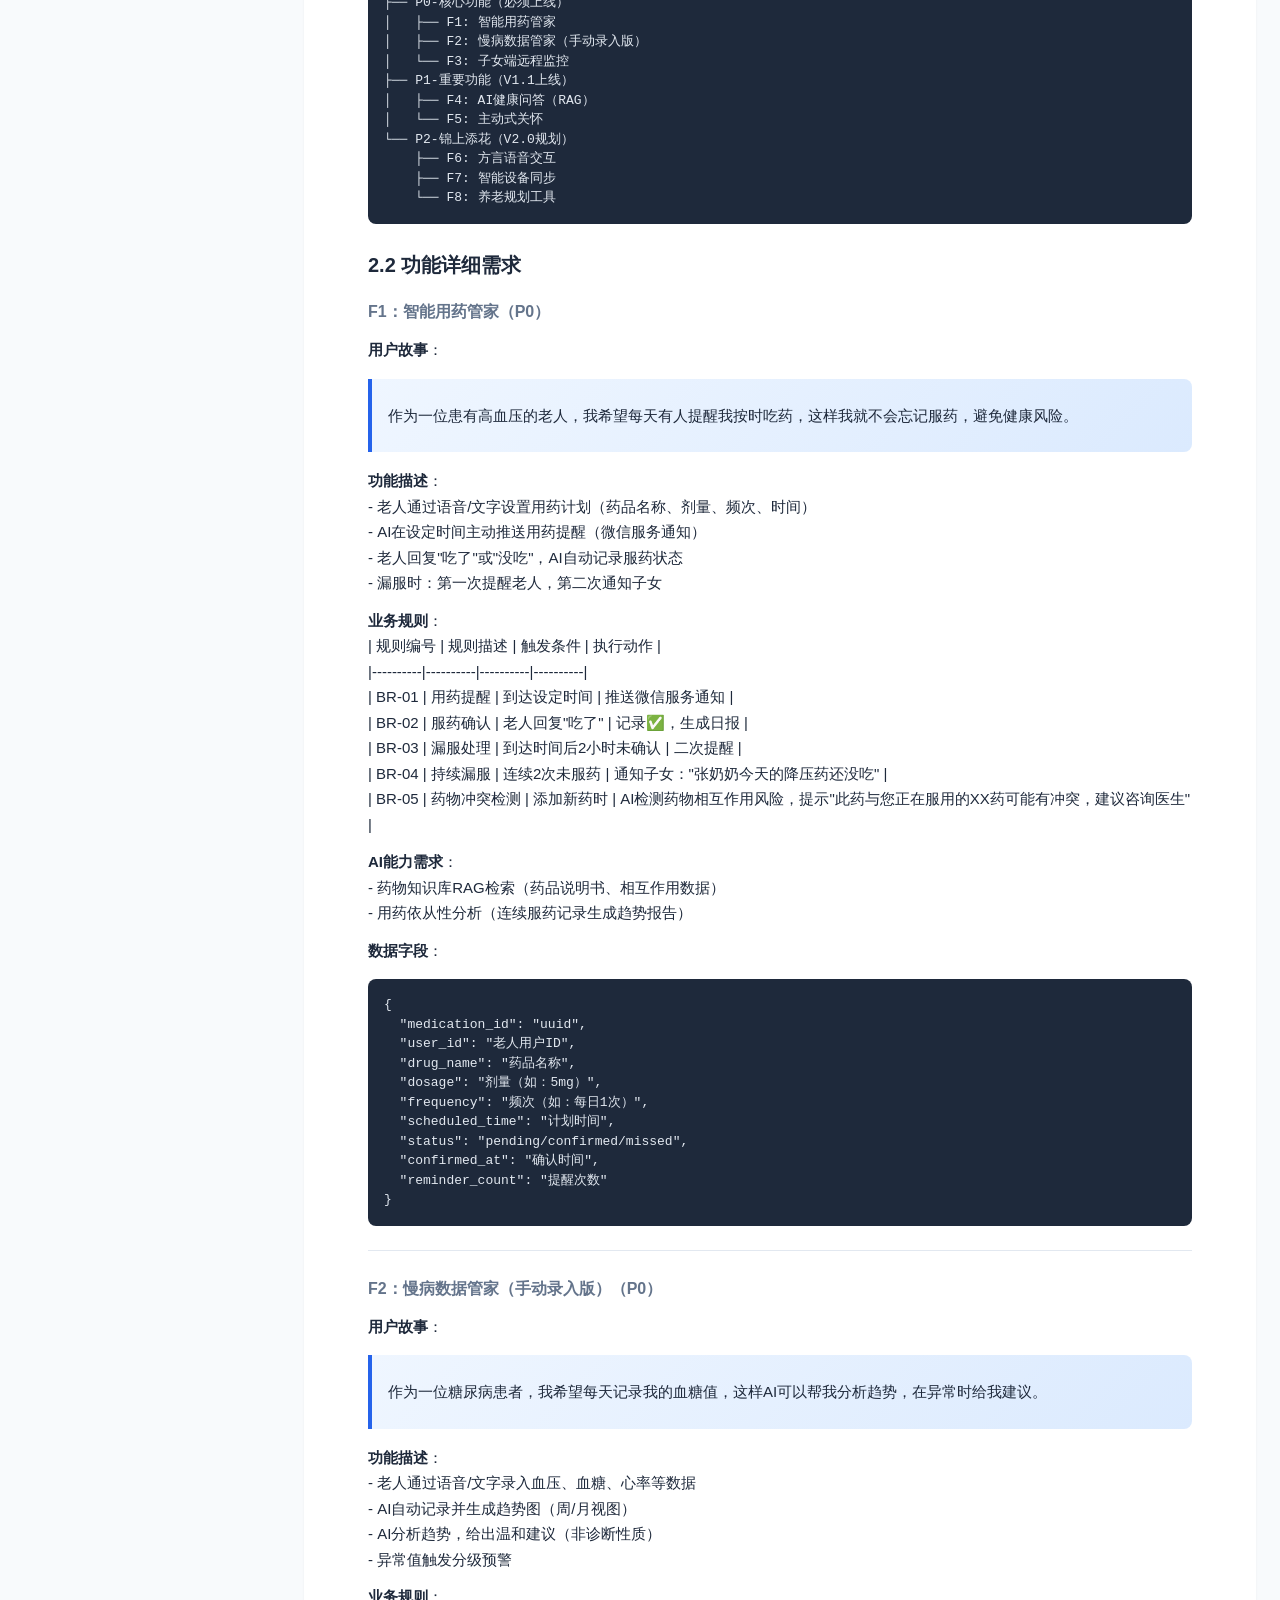
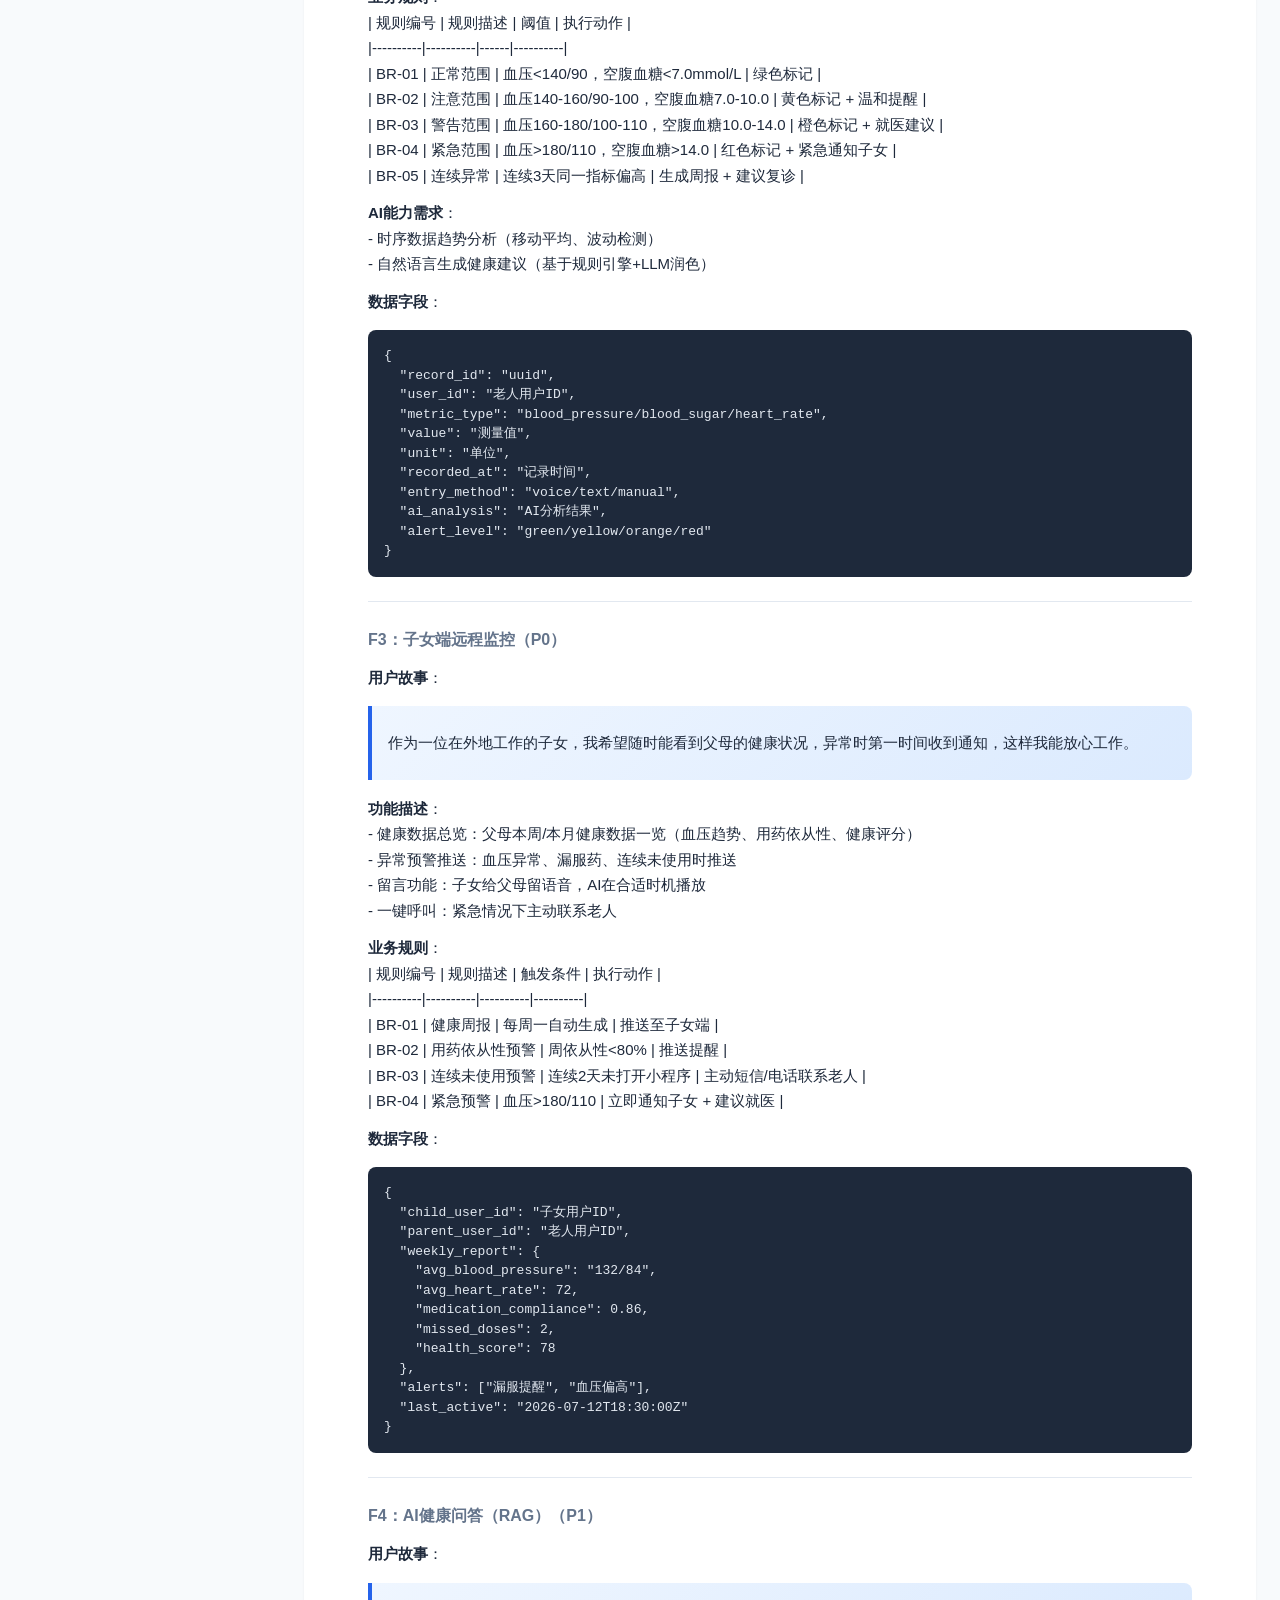
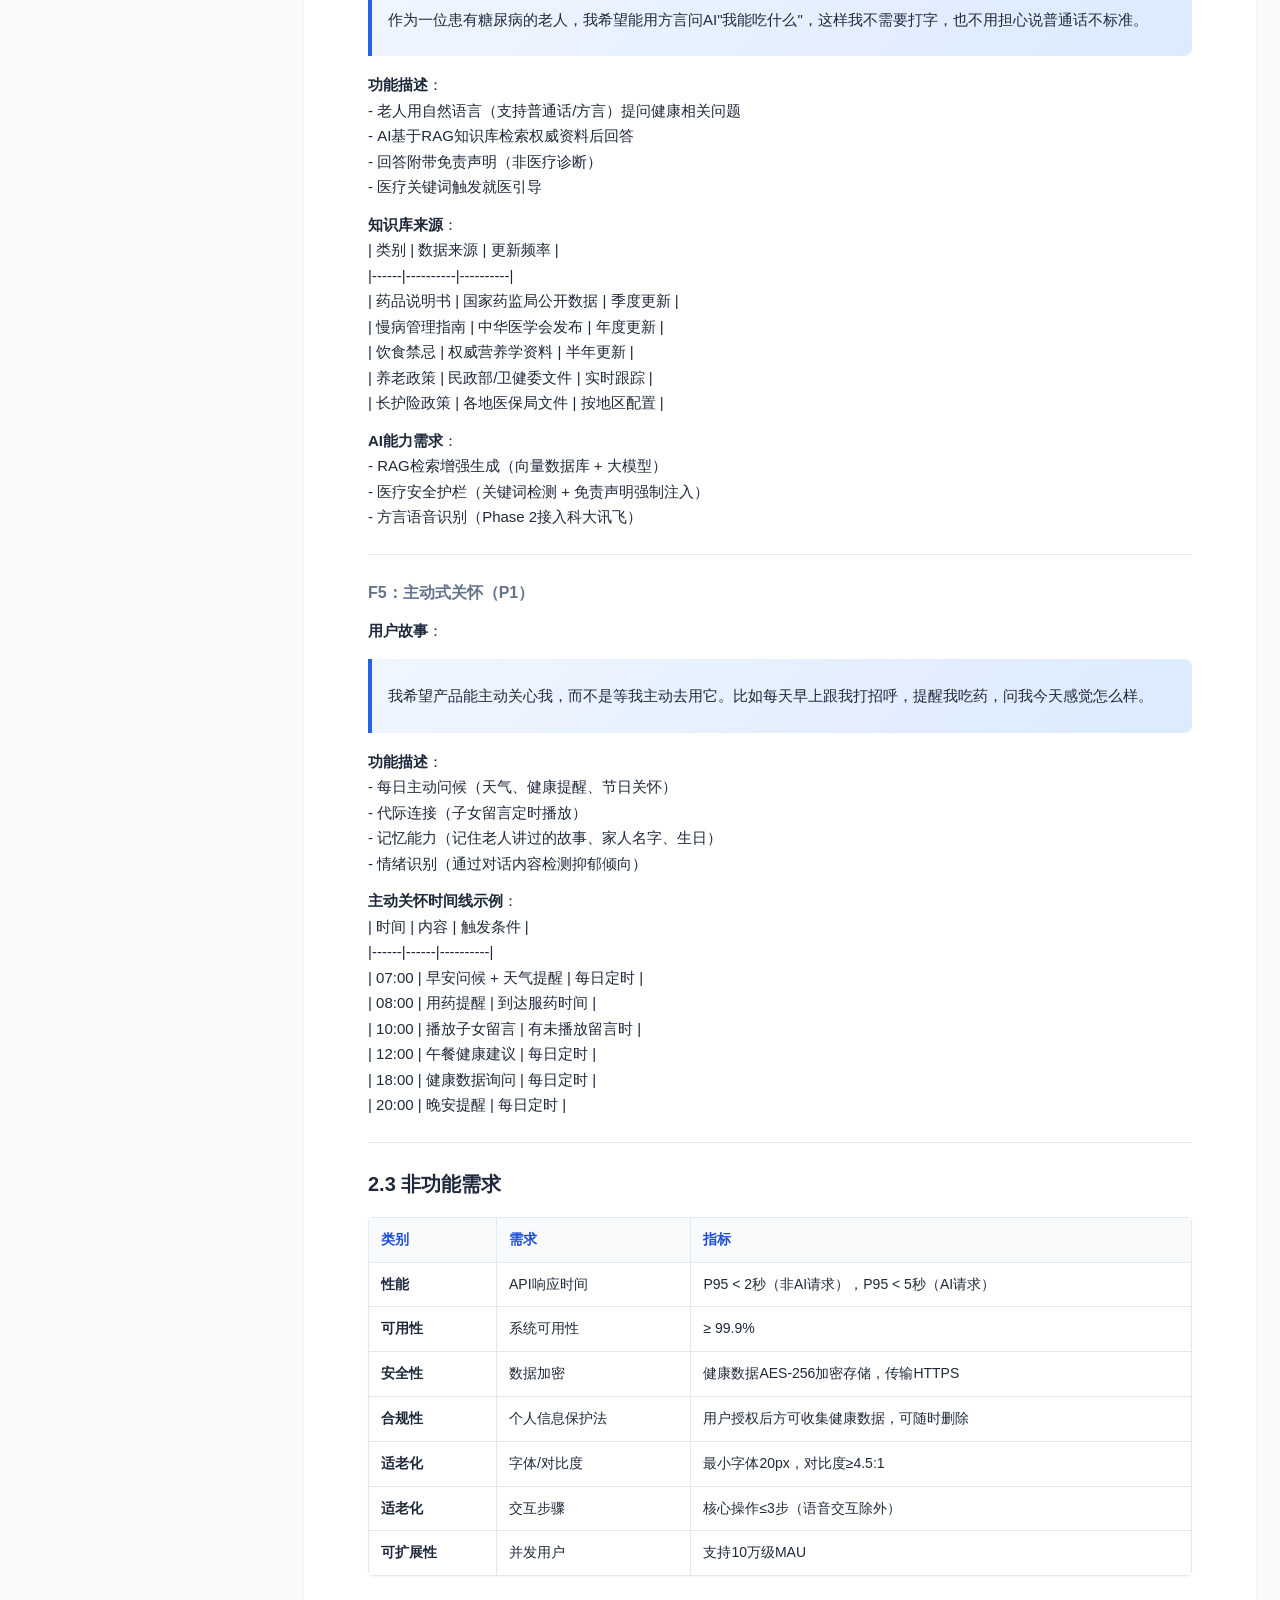
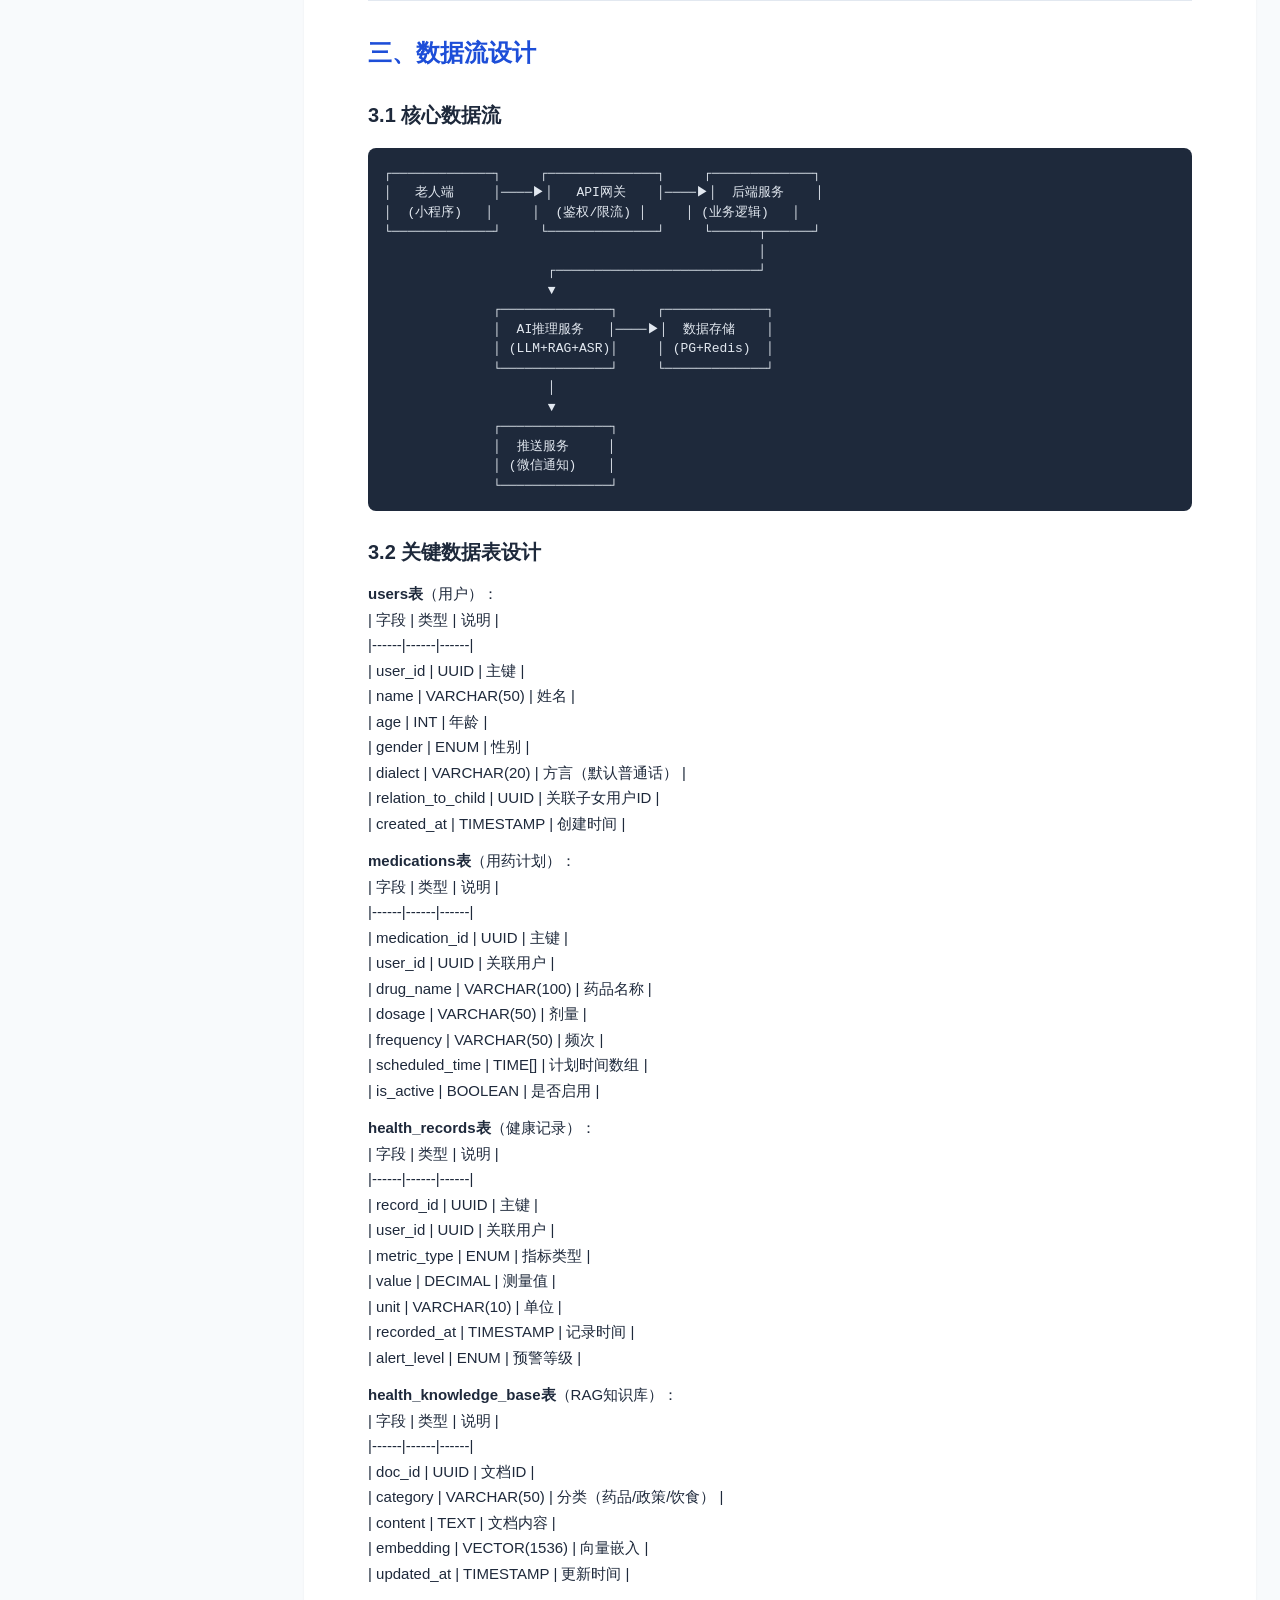
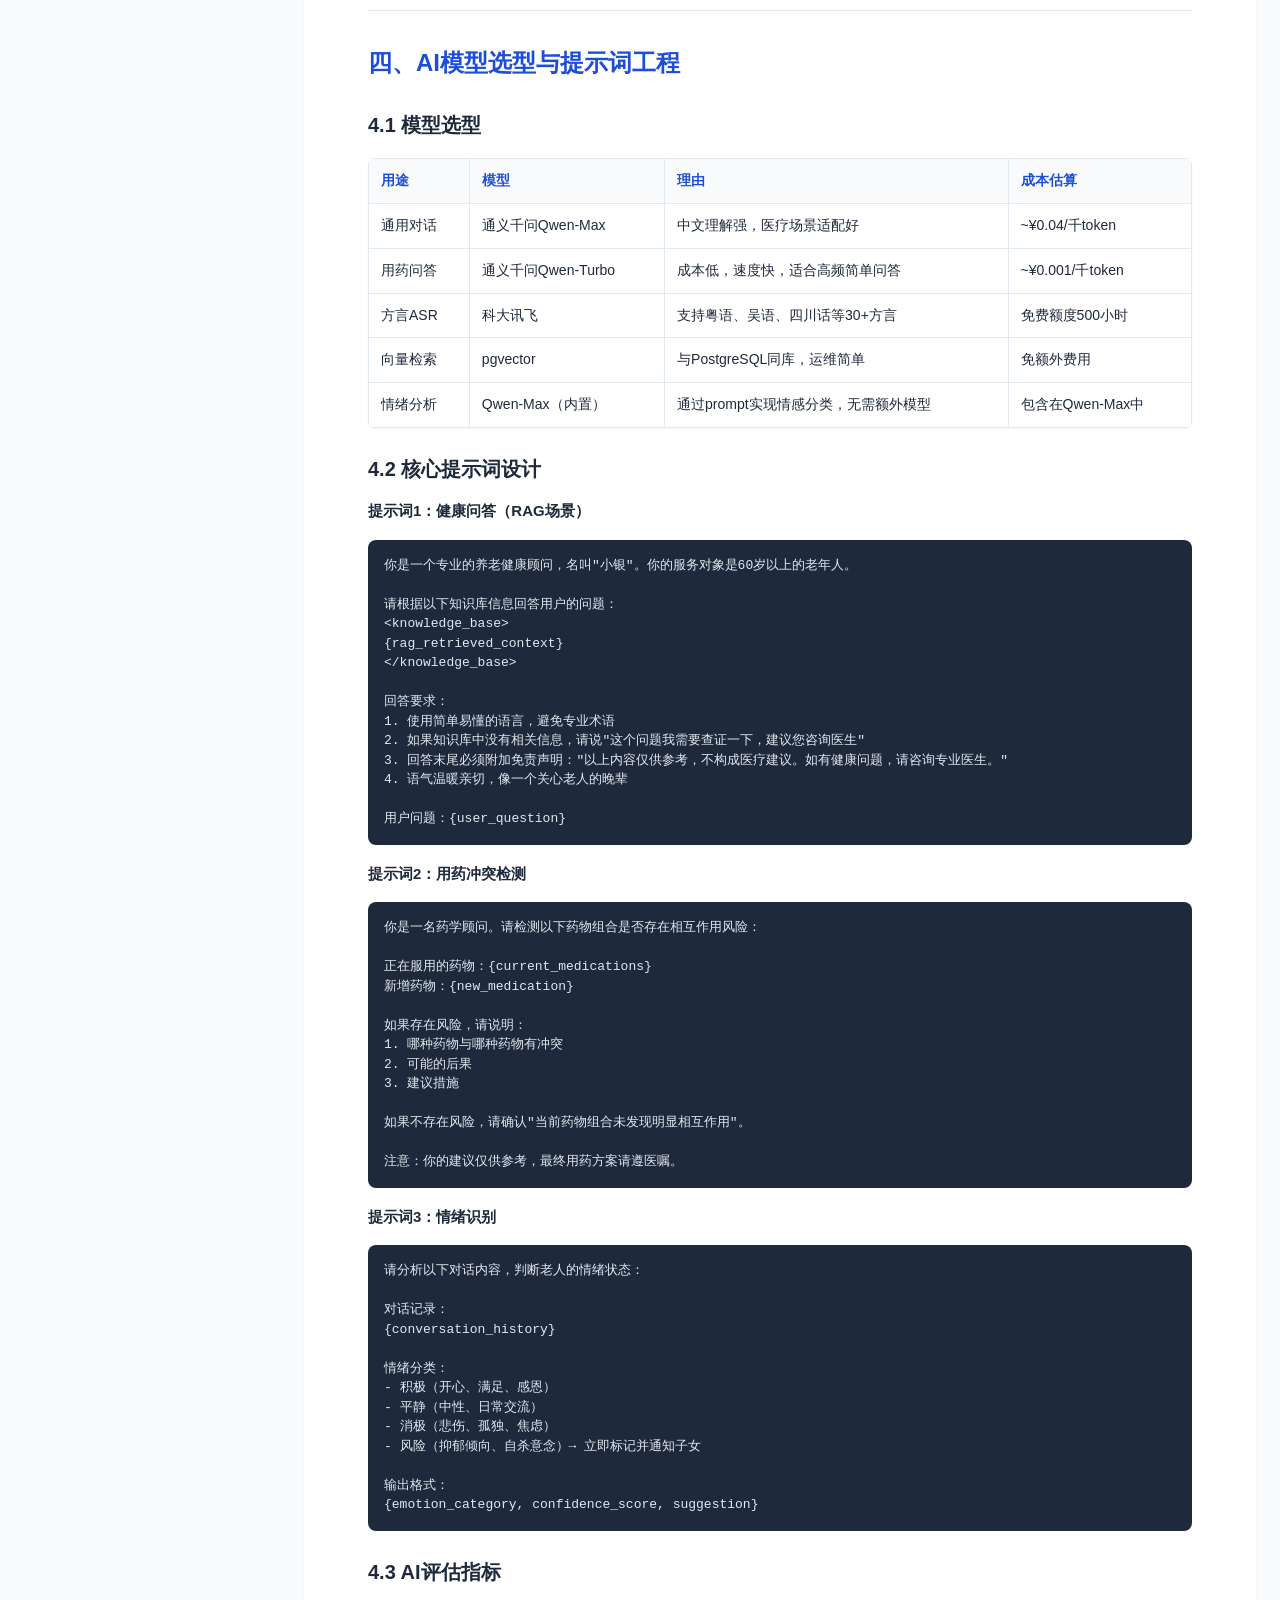
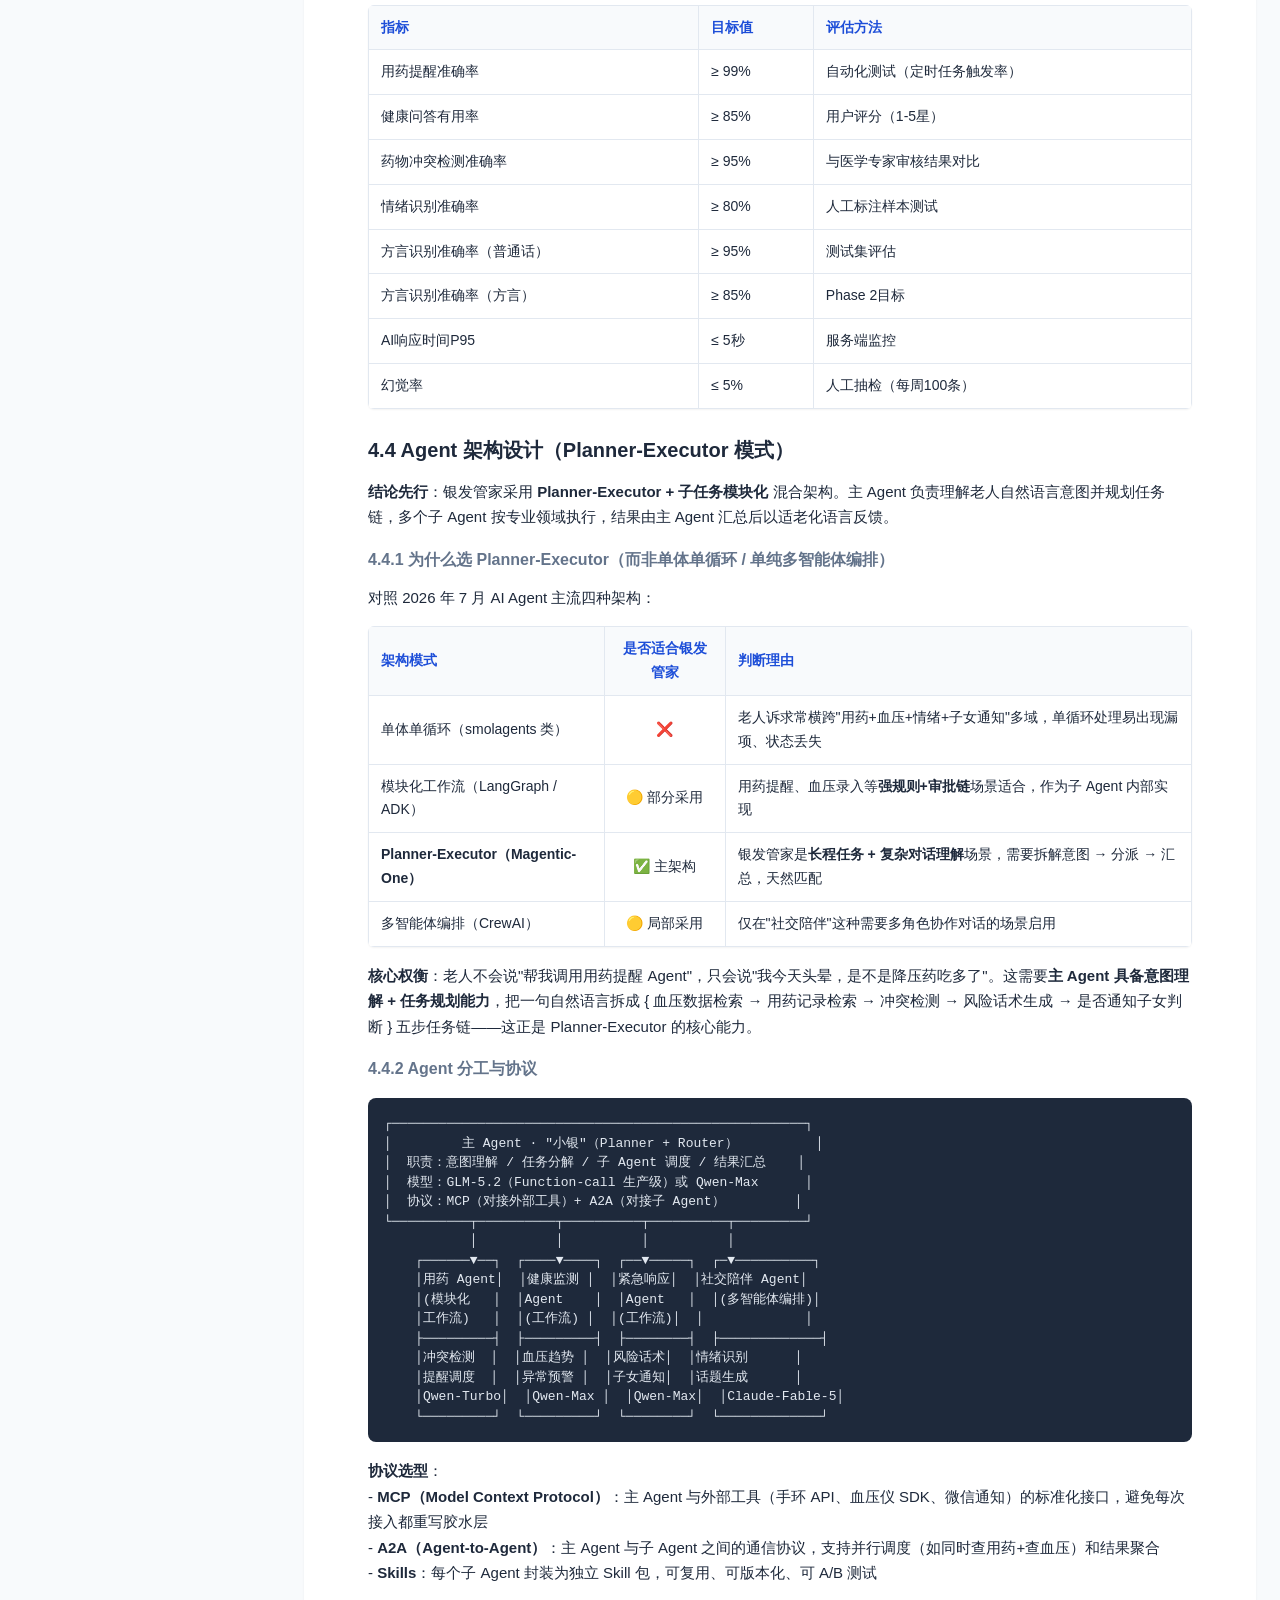
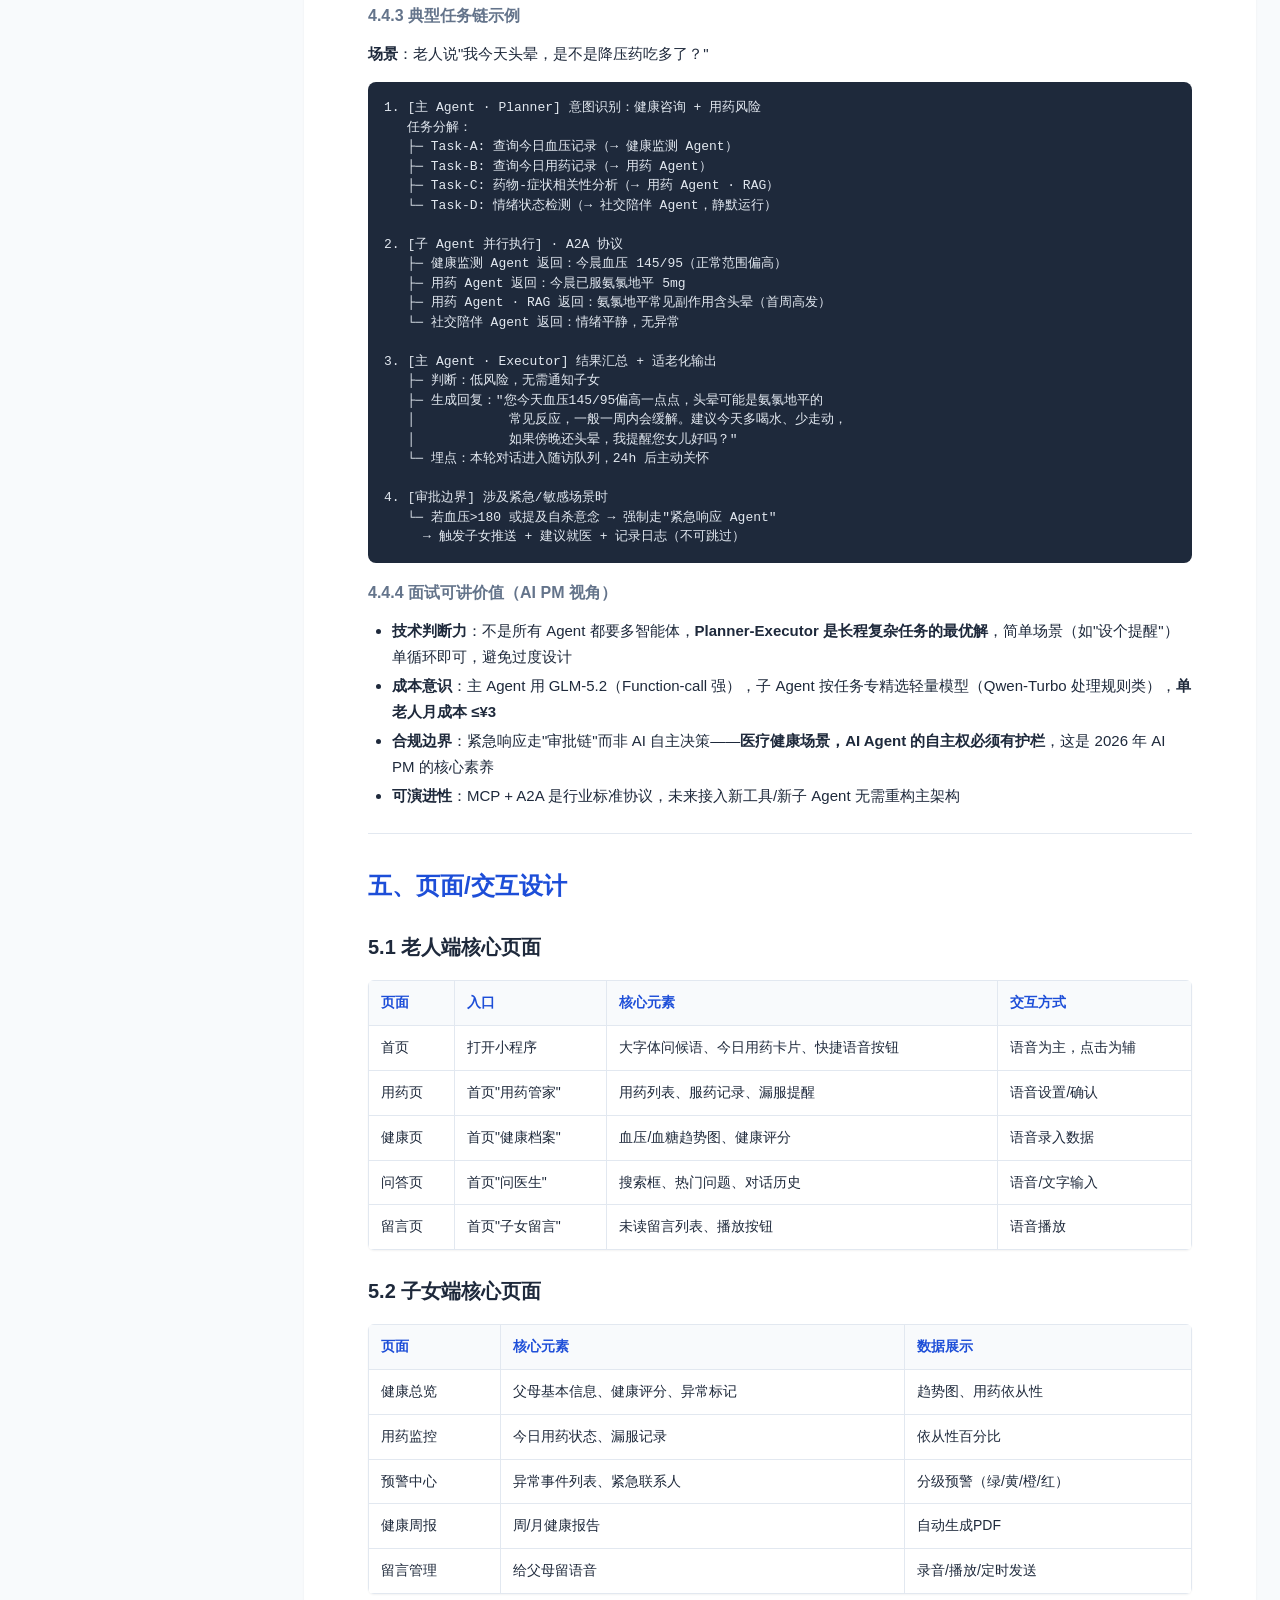
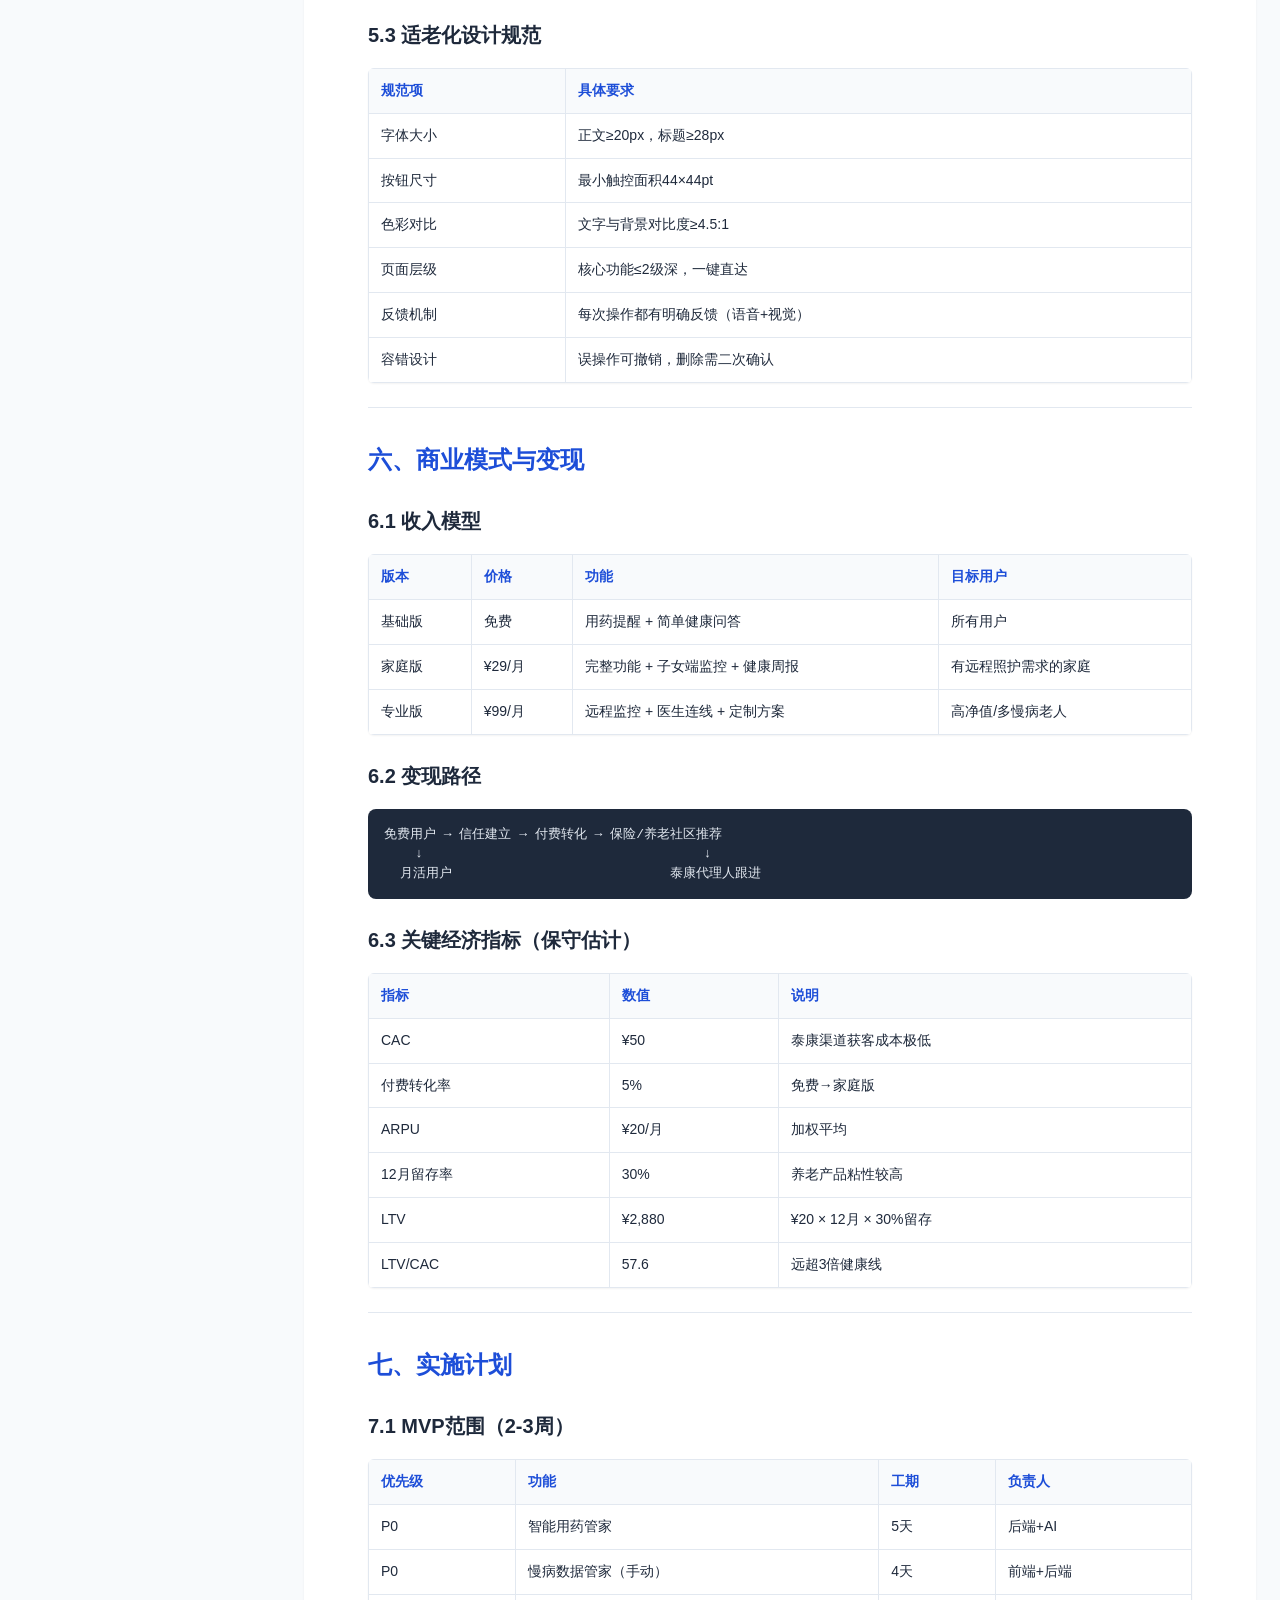
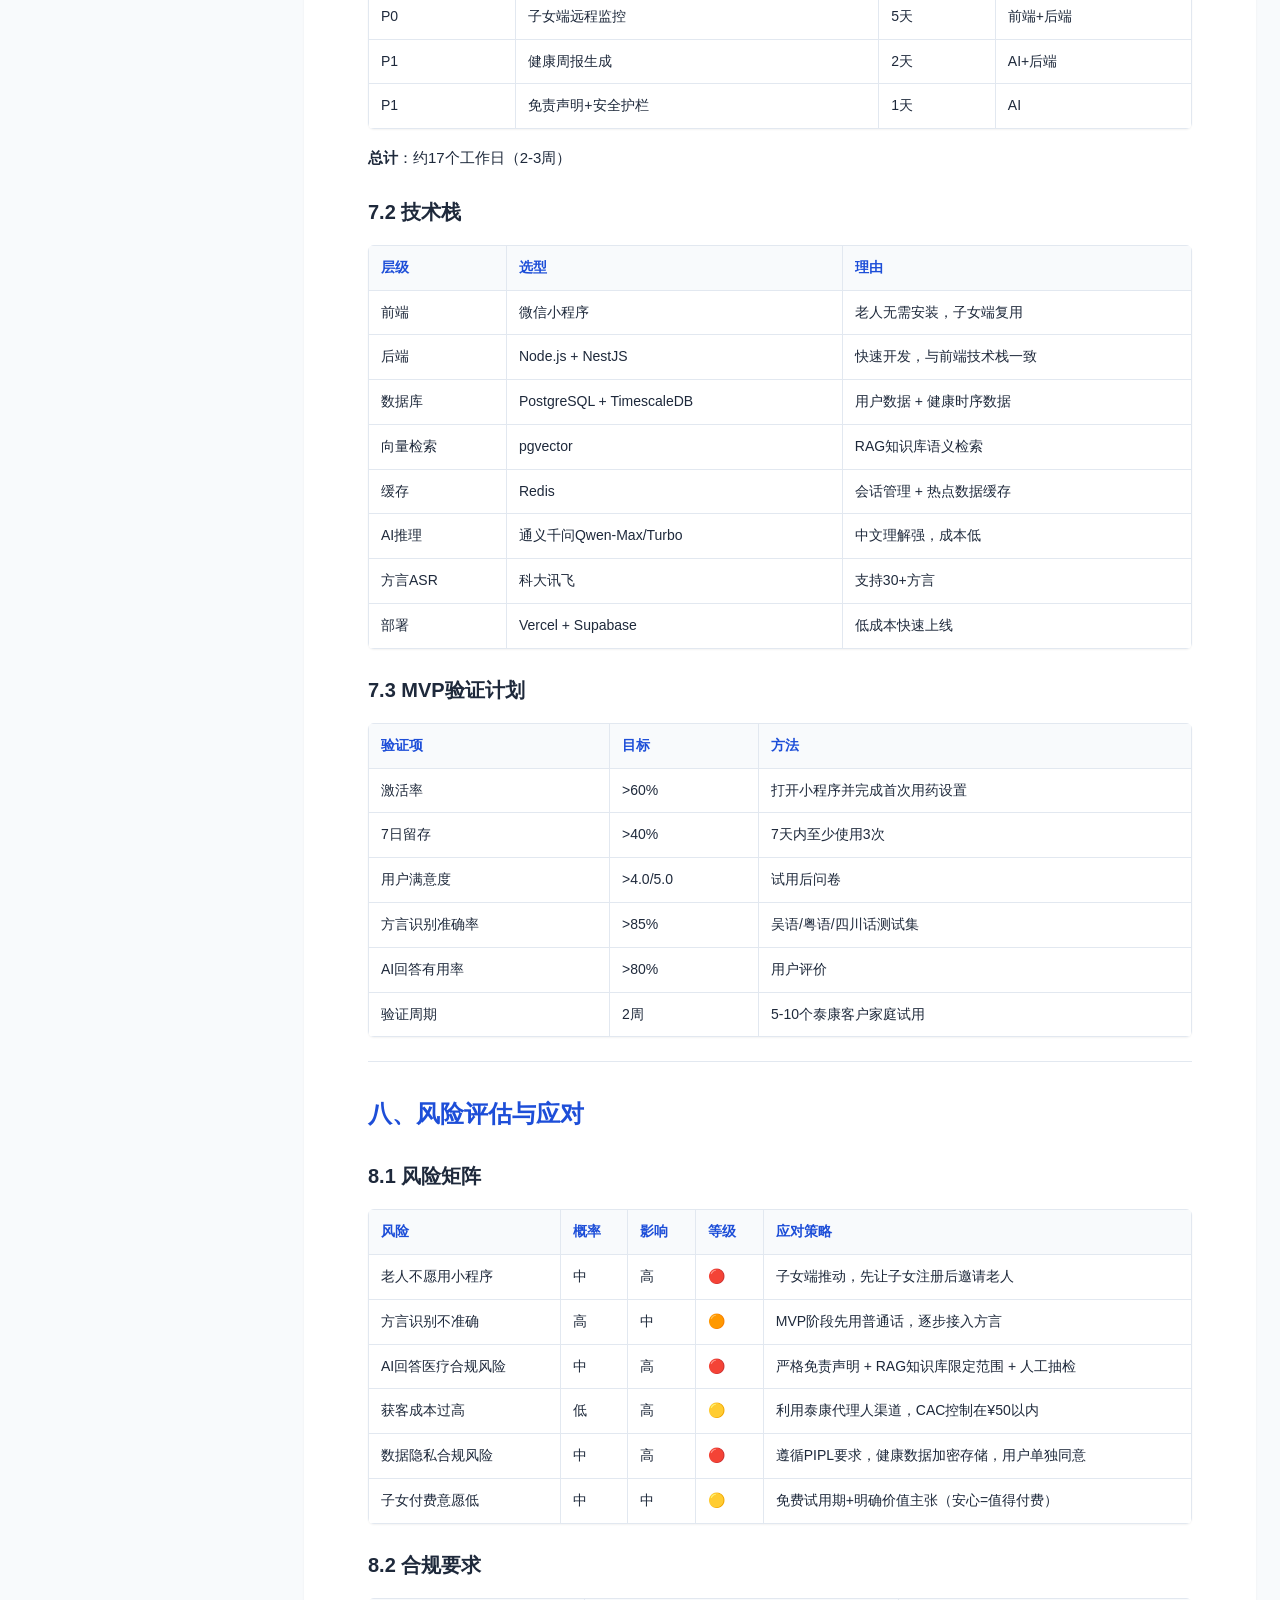
<file: yinfa-prd.html>
<!DOCTYPE html>
<html lang="zh-CN">
<head>
<meta charset="UTF-8">
<meta name="viewport" content="width=device-width, initial-scale=1.0">
<title>银发管家产品 PRD | 仲超产品经理作品集</title>
<link rel="stylesheet" href="assets/style.css">
</head>
<body>
<div class="layout">
  <aside class="sidebar">
    <h1>仲超 · 产品经理</h1>
    <div class="subtitle">9年PM · 主攻AI产品<br>4年明品医学AI实战</div>
    
<div class="contact">
  <strong>📞 联系方式</strong>
  手机：187-1787-9424<br>
  邮箱：chao358@126.com<br>
  微信：仲超<br>
  所在地：上海·昆山花桥
</div>

    
<nav>
  <h3>📌 作品集首页</h3>
  <ul>
    <li><a href="index.html" class="section">墨帝教育 · 判判AI定向版</a></li>
  </ul>

  <h3>🏥 主牌 · 医疗AI 实战</h3>
  <ul>
    <li><a href="medical-cases.html">医疗AI 3 案例集</a></li>
    <li><a href="yinfa-prd.html">银发管家 PRD（已上线 demo）</a></li>
    <li><a href="yanglao-prd.html">养老AI助手 PRD</a></li>
    <li><a href="shanzhi-qa.html">善智星语 Q&A（30+问答）</a></li>
  </ul>

  <h3>📚 副牌 · 教育AI 探索</h3>
  <ul>
    <li><a href="k12-prd.html">K12 课堂AI PRD</a></li>
    <li><a href="k12-prototype.html">K12 课堂AI 原型</a></li>
    <li><a href="k12-competitive.html">K12 竞品分析</a></li>
  </ul>
</nav>

  </aside>
  <main>
    <h1 id="prd">银发管家 — 产品需求文档（PRD）</h1>
<p><strong>版本号</strong>：V2.0<br />
<strong>日期</strong>：2026年7月13日<br />
<strong>作者</strong>：仲超<br />
<strong>状态</strong>：Draft（待评审）<br />
<strong>标签</strong>：养老/AI/PRD/微信小程序</p>
<hr />
<h2 id="_1">一、文档概述</h2>
<h3 id="11">1.1 产品定位</h3>
<blockquote>
<p><strong>银发管家</strong>是一个面向60+老人及其子女的AI健康管家小程序，用方言语音交互和主动式关怀，帮助老人管好日常健康，让子女安心在外工作。</p>
</blockquote>
<h3 id="12">1.2 目标用户</h3>
<table>
<thead>
<tr>
<th>用户群</th>
<th>角色</th>
<th>核心诉求</th>
</tr>
</thead>
<tbody>
<tr>
<td>老人（60-85岁）</td>
<td>使用者</td>
<td>操作简单、语音交互、健康提醒、情感陪伴</td>
</tr>
<tr>
<td>子女（30-55岁）</td>
<td>付费决策者</td>
<td>远程了解父母状态、异常预警、留言互动</td>
</tr>
<tr>
<td>泰康代理人</td>
<td>获客渠道</td>
<td>工具赋能客户管理、保险/养老社区转化</td>
</tr>
</tbody>
</table>
<h3 id="13">1.3 核心价值主张</h3>
<table>
<thead>
<tr>
<th>维度</th>
<th>价值</th>
</tr>
</thead>
<tbody>
<tr>
<td>对老人</td>
<td>"不用学、随时在、有人聊" — 零学习成本的AI健康管家</td>
</tr>
<tr>
<td>对子女</td>
<td>"看得见、管得到、放得下心" — 远程照护的数字化桥梁</td>
</tr>
<tr>
<td>对代理人</td>
<td>"有工具、有信任、有转化" — 从保险销售到健康管理的延伸</td>
</tr>
</tbody>
</table>
<h3 id="14">1.4 竞品对标</h3>
<table>
<thead>
<tr>
<th>产品</th>
<th>优势</th>
<th>劣势</th>
<th>银发管家差异化</th>
</tr>
</thead>
<tbody>
<tr>
<td>ElliQ（美国）</td>
<td>主动式陪伴、关系编排引擎</td>
<td>国内不可用、无中文方言</td>
<td>本土化大模型+方言适配+中国文化语境</td>
</tr>
<tr>
<td>海尔智慧康养</td>
<td>硬件生态完整、B端落地多</td>
<td>AI深度不足、场景碎片化</td>
<td>软件定义硬件、轻量SaaS方案</td>
</tr>
<tr>
<td>优必选智慧康养</td>
<td>机器人产品线全、B端经验足</td>
<td>C端接受度低、硬件成本高</td>
<td>纯软件方案、零硬件门槛</td>
</tr>
<tr>
<td>平安好医生</td>
<td>医疗资源丰富</td>
<td>偏医疗、非养老场景</td>
<td>专注养老、主动关怀而非被动问诊</td>
</tr>
</tbody>
</table>
<hr />
<h2 id="_2">二、功能需求</h2>
<h3 id="21">2.1 功能全景与优先级</h3>
<pre><code>银发管家 V1.0（MVP）
├── P0-核心功能（必须上线）
│   ├── F1: 智能用药管家
│   ├── F2: 慢病数据管家（手动录入版）
│   └── F3: 子女端远程监控
├── P1-重要功能（V1.1上线）
│   ├── F4: AI健康问答（RAG）
│   └── F5: 主动式关怀
└── P2-锦上添花（V2.0规划）
    ├── F6: 方言语音交互
    ├── F7: 智能设备同步
    └── F8: 养老规划工具
</code></pre>
<h3 id="22">2.2 功能详细需求</h3>
<h4 id="f1p0">F1：智能用药管家（P0）</h4>
<p><strong>用户故事</strong>：</p>
<blockquote>
<p>作为一位患有高血压的老人，我希望每天有人提醒我按时吃药，这样我就不会忘记服药，避免健康风险。</p>
</blockquote>
<p><strong>功能描述</strong>：<br />
- 老人通过语音/文字设置用药计划（药品名称、剂量、频次、时间）<br />
- AI在设定时间主动推送用药提醒（微信服务通知）<br />
- 老人回复"吃了"或"没吃"，AI自动记录服药状态<br />
- 漏服时：第一次提醒老人，第二次通知子女</p>
<p><strong>业务规则</strong>：<br />
| 规则编号 | 规则描述 | 触发条件 | 执行动作 |<br />
|----------|----------|----------|----------|<br />
| BR-01 | 用药提醒 | 到达设定时间 | 推送微信服务通知 |<br />
| BR-02 | 服药确认 | 老人回复"吃了" | 记录✅，生成日报 |<br />
| BR-03 | 漏服处理 | 到达时间后2小时未确认 | 二次提醒 |<br />
| BR-04 | 持续漏服 | 连续2次未服药 | 通知子女："张奶奶今天的降压药还没吃" |<br />
| BR-05 | 药物冲突检测 | 添加新药时 | AI检测药物相互作用风险，提示"此药与您正在服用的XX药可能有冲突，建议咨询医生" |</p>
<p><strong>AI能力需求</strong>：<br />
- 药物知识库RAG检索（药品说明书、相互作用数据）<br />
- 用药依从性分析（连续服药记录生成趋势报告）</p>
<p><strong>数据字段</strong>：</p>
<pre><code class="language-json">{
  &quot;medication_id&quot;: &quot;uuid&quot;,
  &quot;user_id&quot;: &quot;老人用户ID&quot;,
  &quot;drug_name&quot;: &quot;药品名称&quot;,
  &quot;dosage&quot;: &quot;剂量（如：5mg）&quot;,
  &quot;frequency&quot;: &quot;频次（如：每日1次）&quot;,
  &quot;scheduled_time&quot;: &quot;计划时间&quot;,
  &quot;status&quot;: &quot;pending/confirmed/missed&quot;,
  &quot;confirmed_at&quot;: &quot;确认时间&quot;,
  &quot;reminder_count&quot;: &quot;提醒次数&quot;
}
</code></pre>
<hr />
<h4 id="f2p0">F2：慢病数据管家（手动录入版）（P0）</h4>
<p><strong>用户故事</strong>：</p>
<blockquote>
<p>作为一位糖尿病患者，我希望每天记录我的血糖值，这样AI可以帮我分析趋势，在异常时给我建议。</p>
</blockquote>
<p><strong>功能描述</strong>：<br />
- 老人通过语音/文字录入血压、血糖、心率等数据<br />
- AI自动记录并生成趋势图（周/月视图）<br />
- AI分析趋势，给出温和建议（非诊断性质）<br />
- 异常值触发分级预警</p>
<p><strong>业务规则</strong>：<br />
| 规则编号 | 规则描述 | 阈值 | 执行动作 |<br />
|----------|----------|------|----------|<br />
| BR-01 | 正常范围 | 血压&lt;140/90，空腹血糖&lt;7.0mmol/L | 绿色标记 |<br />
| BR-02 | 注意范围 | 血压140-160/90-100，空腹血糖7.0-10.0 | 黄色标记 + 温和提醒 |<br />
| BR-03 | 警告范围 | 血压160-180/100-110，空腹血糖10.0-14.0 | 橙色标记 + 就医建议 |<br />
| BR-04 | 紧急范围 | 血压&gt;180/110，空腹血糖&gt;14.0 | 红色标记 + 紧急通知子女 |<br />
| BR-05 | 连续异常 | 连续3天同一指标偏高 | 生成周报 + 建议复诊 |</p>
<p><strong>AI能力需求</strong>：<br />
- 时序数据趋势分析（移动平均、波动检测）<br />
- 自然语言生成健康建议（基于规则引擎+LLM润色）</p>
<p><strong>数据字段</strong>：</p>
<pre><code class="language-json">{
  &quot;record_id&quot;: &quot;uuid&quot;,
  &quot;user_id&quot;: &quot;老人用户ID&quot;,
  &quot;metric_type&quot;: &quot;blood_pressure/blood_sugar/heart_rate&quot;,
  &quot;value&quot;: &quot;测量值&quot;,
  &quot;unit&quot;: &quot;单位&quot;,
  &quot;recorded_at&quot;: &quot;记录时间&quot;,
  &quot;entry_method&quot;: &quot;voice/text/manual&quot;,
  &quot;ai_analysis&quot;: &quot;AI分析结果&quot;,
  &quot;alert_level&quot;: &quot;green/yellow/orange/red&quot;
}
</code></pre>
<hr />
<h4 id="f3p0">F3：子女端远程监控（P0）</h4>
<p><strong>用户故事</strong>：</p>
<blockquote>
<p>作为一位在外地工作的子女，我希望随时能看到父母的健康状况，异常时第一时间收到通知，这样我能放心工作。</p>
</blockquote>
<p><strong>功能描述</strong>：<br />
- 健康数据总览：父母本周/本月健康数据一览（血压趋势、用药依从性、健康评分）<br />
- 异常预警推送：血压异常、漏服药、连续未使用时推送<br />
- 留言功能：子女给父母留语音，AI在合适时机播放<br />
- 一键呼叫：紧急情况下主动联系老人</p>
<p><strong>业务规则</strong>：<br />
| 规则编号 | 规则描述 | 触发条件 | 执行动作 |<br />
|----------|----------|----------|----------|<br />
| BR-01 | 健康周报 | 每周一自动生成 | 推送至子女端 |<br />
| BR-02 | 用药依从性预警 | 周依从性&lt;80% | 推送提醒 |<br />
| BR-03 | 连续未使用预警 | 连续2天未打开小程序 | 主动短信/电话联系老人 |<br />
| BR-04 | 紧急预警 | 血压&gt;180/110 | 立即通知子女 + 建议就医 |</p>
<p><strong>数据字段</strong>：</p>
<pre><code class="language-json">{
  &quot;child_user_id&quot;: &quot;子女用户ID&quot;,
  &quot;parent_user_id&quot;: &quot;老人用户ID&quot;,
  &quot;weekly_report&quot;: {
    &quot;avg_blood_pressure&quot;: &quot;132/84&quot;,
    &quot;avg_heart_rate&quot;: 72,
    &quot;medication_compliance&quot;: 0.86,
    &quot;missed_doses&quot;: 2,
    &quot;health_score&quot;: 78
  },
  &quot;alerts&quot;: [&quot;漏服提醒&quot;, &quot;血压偏高&quot;],
  &quot;last_active&quot;: &quot;2026-07-12T18:30:00Z&quot;
}
</code></pre>
<hr />
<h4 id="f4airagp1">F4：AI健康问答（RAG）（P1）</h4>
<p><strong>用户故事</strong>：</p>
<blockquote>
<p>作为一位患有糖尿病的老人，我希望能用方言问AI"我能吃什么"，这样我不需要打字，也不用担心说普通话不标准。</p>
</blockquote>
<p><strong>功能描述</strong>：<br />
- 老人用自然语言（支持普通话/方言）提问健康相关问题<br />
- AI基于RAG知识库检索权威资料后回答<br />
- 回答附带免责声明（非医疗诊断）<br />
- 医疗关键词触发就医引导</p>
<p><strong>知识库来源</strong>：<br />
| 类别 | 数据来源 | 更新频率 |<br />
|------|----------|----------|<br />
| 药品说明书 | 国家药监局公开数据 | 季度更新 |<br />
| 慢病管理指南 | 中华医学会发布 | 年度更新 |<br />
| 饮食禁忌 | 权威营养学资料 | 半年更新 |<br />
| 养老政策 | 民政部/卫健委文件 | 实时跟踪 |<br />
| 长护险政策 | 各地医保局文件 | 按地区配置 |</p>
<p><strong>AI能力需求</strong>：<br />
- RAG检索增强生成（向量数据库 + 大模型）<br />
- 医疗安全护栏（关键词检测 + 免责声明强制注入）<br />
- 方言语音识别（Phase 2接入科大讯飞）</p>
<hr />
<h4 id="f5p1">F5：主动式关怀（P1）</h4>
<p><strong>用户故事</strong>：</p>
<blockquote>
<p>我希望产品能主动关心我，而不是等我主动去用它。比如每天早上跟我打招呼，提醒我吃药，问我今天感觉怎么样。</p>
</blockquote>
<p><strong>功能描述</strong>：<br />
- 每日主动问候（天气、健康提醒、节日关怀）<br />
- 代际连接（子女留言定时播放）<br />
- 记忆能力（记住老人讲过的故事、家人名字、生日）<br />
- 情绪识别（通过对话内容检测抑郁倾向）</p>
<p><strong>主动关怀时间线示例</strong>：<br />
| 时间 | 内容 | 触发条件 |<br />
|------|------|----------|<br />
| 07:00 | 早安问候 + 天气提醒 | 每日定时 |<br />
| 08:00 | 用药提醒 | 到达服药时间 |<br />
| 10:00 | 播放子女留言 | 有未播放留言时 |<br />
| 12:00 | 午餐健康建议 | 每日定时 |<br />
| 18:00 | 健康数据询问 | 每日定时 |<br />
| 20:00 | 晚安提醒 | 每日定时 |</p>
<hr />
<h3 id="23">2.3 非功能需求</h3>
<table>
<thead>
<tr>
<th>类别</th>
<th>需求</th>
<th>指标</th>
</tr>
</thead>
<tbody>
<tr>
<td><strong>性能</strong></td>
<td>API响应时间</td>
<td>P95 &lt; 2秒（非AI请求），P95 &lt; 5秒（AI请求）</td>
</tr>
<tr>
<td><strong>可用性</strong></td>
<td>系统可用性</td>
<td>≥ 99.9%</td>
</tr>
<tr>
<td><strong>安全性</strong></td>
<td>数据加密</td>
<td>健康数据AES-256加密存储，传输HTTPS</td>
</tr>
<tr>
<td><strong>合规性</strong></td>
<td>个人信息保护法</td>
<td>用户授权后方可收集健康数据，可随时删除</td>
</tr>
<tr>
<td><strong>适老化</strong></td>
<td>字体/对比度</td>
<td>最小字体20px，对比度≥4.5:1</td>
</tr>
<tr>
<td><strong>适老化</strong></td>
<td>交互步骤</td>
<td>核心操作≤3步（语音交互除外）</td>
</tr>
<tr>
<td><strong>可扩展性</strong></td>
<td>并发用户</td>
<td>支持10万级MAU</td>
</tr>
</tbody>
</table>
<hr />
<h2 id="_3">三、数据流设计</h2>
<h3 id="31">3.1 核心数据流</h3>
<pre><code>┌─────────────┐     ┌──────────────┐     ┌─────────────┐
│   老人端     │────▶│   API网关    │────▶│  后端服务    │
│  (小程序)   │     │  (鉴权/限流) │     │ (业务逻辑)   │
└─────────────┘     └──────────────┘     └──────┬──────┘
                                                │
                     ┌──────────────────────────┘
                     ▼
              ┌──────────────┐     ┌─────────────┐
              │  AI推理服务   │────▶│  数据存储    │
              │ (LLM+RAG+ASR)│     │ (PG+Redis)  │
              └──────────────┘     └─────────────┘
                     │
                     ▼
              ┌──────────────┐
              │  推送服务     │
              │ (微信通知)    │
              └──────────────┘
</code></pre>
<h3 id="32">3.2 关键数据表设计</h3>
<p><strong>users表</strong>（用户）：<br />
| 字段 | 类型 | 说明 |<br />
|------|------|------|<br />
| user_id | UUID | 主键 |<br />
| name | VARCHAR(50) | 姓名 |<br />
| age | INT | 年龄 |<br />
| gender | ENUM | 性别 |<br />
| dialect | VARCHAR(20) | 方言（默认普通话） |<br />
| relation_to_child | UUID | 关联子女用户ID |<br />
| created_at | TIMESTAMP | 创建时间 |</p>
<p><strong>medications表</strong>（用药计划）：<br />
| 字段 | 类型 | 说明 |<br />
|------|------|------|<br />
| medication_id | UUID | 主键 |<br />
| user_id | UUID | 关联用户 |<br />
| drug_name | VARCHAR(100) | 药品名称 |<br />
| dosage | VARCHAR(50) | 剂量 |<br />
| frequency | VARCHAR(50) | 频次 |<br />
| scheduled_time | TIME[] | 计划时间数组 |<br />
| is_active | BOOLEAN | 是否启用 |</p>
<p><strong>health_records表</strong>（健康记录）：<br />
| 字段 | 类型 | 说明 |<br />
|------|------|------|<br />
| record_id | UUID | 主键 |<br />
| user_id | UUID | 关联用户 |<br />
| metric_type | ENUM | 指标类型 |<br />
| value | DECIMAL | 测量值 |<br />
| unit | VARCHAR(10) | 单位 |<br />
| recorded_at | TIMESTAMP | 记录时间 |<br />
| alert_level | ENUM | 预警等级 |</p>
<p><strong>health_knowledge_base表</strong>（RAG知识库）：<br />
| 字段 | 类型 | 说明 |<br />
|------|------|------|<br />
| doc_id | UUID | 文档ID |<br />
| category | VARCHAR(50) | 分类（药品/政策/饮食） |<br />
| content | TEXT | 文档内容 |<br />
| embedding | VECTOR(1536) | 向量嵌入 |<br />
| updated_at | TIMESTAMP | 更新时间 |</p>
<hr />
<h2 id="ai">四、AI模型选型与提示词工程</h2>
<h3 id="41">4.1 模型选型</h3>
<table>
<thead>
<tr>
<th>用途</th>
<th>模型</th>
<th>理由</th>
<th>成本估算</th>
</tr>
</thead>
<tbody>
<tr>
<td>通用对话</td>
<td>通义千问Qwen-Max</td>
<td>中文理解强，医疗场景适配好</td>
<td>~¥0.04/千token</td>
</tr>
<tr>
<td>用药问答</td>
<td>通义千问Qwen-Turbo</td>
<td>成本低，速度快，适合高频简单问答</td>
<td>~¥0.001/千token</td>
</tr>
<tr>
<td>方言ASR</td>
<td>科大讯飞</td>
<td>支持粤语、吴语、四川话等30+方言</td>
<td>免费额度500小时</td>
</tr>
<tr>
<td>向量检索</td>
<td>pgvector</td>
<td>与PostgreSQL同库，运维简单</td>
<td>免额外费用</td>
</tr>
<tr>
<td>情绪分析</td>
<td>Qwen-Max（内置）</td>
<td>通过prompt实现情感分类，无需额外模型</td>
<td>包含在Qwen-Max中</td>
</tr>
</tbody>
</table>
<h3 id="42">4.2 核心提示词设计</h3>
<p><strong>提示词1：健康问答（RAG场景）</strong></p>
<pre><code>你是一个专业的养老健康顾问，名叫&quot;小银&quot;。你的服务对象是60岁以上的老年人。

请根据以下知识库信息回答用户的问题：
&lt;knowledge_base&gt;
{rag_retrieved_context}
&lt;/knowledge_base&gt;

回答要求：
1. 使用简单易懂的语言，避免专业术语
2. 如果知识库中没有相关信息，请说&quot;这个问题我需要查证一下，建议您咨询医生&quot;
3. 回答末尾必须附加免责声明：&quot;以上内容仅供参考，不构成医疗建议。如有健康问题，请咨询专业医生。&quot;
4. 语气温暖亲切，像一个关心老人的晚辈

用户问题：{user_question}
</code></pre>
<p><strong>提示词2：用药冲突检测</strong></p>
<pre><code>你是一名药学顾问。请检测以下药物组合是否存在相互作用风险：

正在服用的药物：{current_medications}
新增药物：{new_medication}

如果存在风险，请说明：
1. 哪种药物与哪种药物有冲突
2. 可能的后果
3. 建议措施

如果不存在风险，请确认&quot;当前药物组合未发现明显相互作用&quot;。

注意：你的建议仅供参考，最终用药方案请遵医嘱。
</code></pre>
<p><strong>提示词3：情绪识别</strong></p>
<pre><code>请分析以下对话内容，判断老人的情绪状态：

对话记录：
{conversation_history}

情绪分类：
- 积极（开心、满足、感恩）
- 平静（中性、日常交流）
- 消极（悲伤、孤独、焦虑）
- 风险（抑郁倾向、自杀意念）→ 立即标记并通知子女

输出格式：
{emotion_category, confidence_score, suggestion}
</code></pre>
<h3 id="43-ai">4.3 AI评估指标</h3>
<table>
<thead>
<tr>
<th>指标</th>
<th>目标值</th>
<th>评估方法</th>
</tr>
</thead>
<tbody>
<tr>
<td>用药提醒准确率</td>
<td>≥ 99%</td>
<td>自动化测试（定时任务触发率）</td>
</tr>
<tr>
<td>健康问答有用率</td>
<td>≥ 85%</td>
<td>用户评分（1-5星）</td>
</tr>
<tr>
<td>药物冲突检测准确率</td>
<td>≥ 95%</td>
<td>与医学专家审核结果对比</td>
</tr>
<tr>
<td>情绪识别准确率</td>
<td>≥ 80%</td>
<td>人工标注样本测试</td>
</tr>
<tr>
<td>方言识别准确率（普通话）</td>
<td>≥ 95%</td>
<td>测试集评估</td>
</tr>
<tr>
<td>方言识别准确率（方言）</td>
<td>≥ 85%</td>
<td>Phase 2目标</td>
</tr>
<tr>
<td>AI响应时间P95</td>
<td>≤ 5秒</td>
<td>服务端监控</td>
</tr>
<tr>
<td>幻觉率</td>
<td>≤ 5%</td>
<td>人工抽检（每周100条）</td>
</tr>
</tbody>
</table>
<h3 id="44-agent-planner-executor">4.4 Agent 架构设计（Planner-Executor 模式）</h3>
<p><strong>结论先行</strong>：银发管家采用 <strong>Planner-Executor + 子任务模块化</strong> 混合架构。主 Agent 负责理解老人自然语言意图并规划任务链，多个子 Agent 按专业领域执行，结果由主 Agent 汇总后以适老化语言反馈。</p>
<h4 id="441-planner-executor">4.4.1 为什么选 Planner-Executor（而非单体单循环 / 单纯多智能体编排）</h4>
<p>对照 2026 年 7 月 AI Agent 主流四种架构：</p>
<table>
<thead>
<tr>
<th>架构模式</th>
<th style="text-align: center;">是否适合银发管家</th>
<th>判断理由</th>
</tr>
</thead>
<tbody>
<tr>
<td>单体单循环（smolagents 类）</td>
<td style="text-align: center;">❌</td>
<td>老人诉求常横跨"用药+血压+情绪+子女通知"多域，单循环处理易出现漏项、状态丢失</td>
</tr>
<tr>
<td>模块化工作流（LangGraph / ADK）</td>
<td style="text-align: center;">🟡 部分采用</td>
<td>用药提醒、血压录入等<strong>强规则+审批链</strong>场景适合，作为子 Agent 内部实现</td>
</tr>
<tr>
<td><strong>Planner-Executor（Magentic-One）</strong></td>
<td style="text-align: center;">✅ 主架构</td>
<td>银发管家是<strong>长程任务 + 复杂对话理解</strong>场景，需要拆解意图 → 分派 → 汇总，天然匹配</td>
</tr>
<tr>
<td>多智能体编排（CrewAI）</td>
<td style="text-align: center;">🟡 局部采用</td>
<td>仅在"社交陪伴"这种需要多角色协作对话的场景启用</td>
</tr>
</tbody>
</table>
<p><strong>核心权衡</strong>：老人不会说"帮我调用用药提醒 Agent"，只会说"我今天头晕，是不是降压药吃多了"。这需要<strong>主 Agent 具备意图理解 + 任务规划能力</strong>，把一句自然语言拆成 { 血压数据检索 → 用药记录检索 → 冲突检测 → 风险话术生成 → 是否通知子女判断 } 五步任务链——这正是 Planner-Executor 的核心能力。</p>
<h4 id="442-agent">4.4.2 Agent 分工与协议</h4>
<pre><code>┌─────────────────────────────────────────────────────┐
│         主 Agent · &quot;小银&quot;（Planner + Router）          │
│  职责：意图理解 / 任务分解 / 子 Agent 调度 / 结果汇总    │
│  模型：GLM-5.2（Function-call 生产级）或 Qwen-Max      │
│  协议：MCP（对接外部工具）+ A2A（对接子 Agent）         │
└──────────┬──────────┬──────────┬──────────┬─────────┘
           │          │          │          │
    ┌──────▼──┐  ┌────▼────┐  ┌──▼─────┐  ┌─▼──────────┐
    │用药 Agent│  │健康监测 │  │紧急响应│  │社交陪伴 Agent│
    │(模块化   │  │Agent    │  │Agent   │  │(多智能体编排)│
    │工作流)   │  │(工作流) │  │(工作流)│  │             │
    ├─────────┤  ├─────────┤  ├────────┤  ├─────────────┤
    │冲突检测  │  │血压趋势 │  │风险话术│  │情绪识别      │
    │提醒调度  │  │异常预警 │  │子女通知│  │话题生成      │
    │Qwen-Turbo│  │Qwen-Max │  │Qwen-Max│  │Claude-Fable-5│
    └─────────┘  └─────────┘  └────────┘  └─────────────┘
</code></pre>
<p><strong>协议选型</strong>：<br />
- <strong>MCP（Model Context Protocol）</strong>：主 Agent 与外部工具（手环 API、血压仪 SDK、微信通知）的标准化接口，避免每次接入都重写胶水层<br />
- <strong>A2A（Agent-to-Agent）</strong>：主 Agent 与子 Agent 之间的通信协议，支持并行调度（如同时查用药+查血压）和结果聚合<br />
- <strong>Skills</strong>：每个子 Agent 封装为独立 Skill 包，可复用、可版本化、可 A/B 测试</p>
<h4 id="443">4.4.3 典型任务链示例</h4>
<p><strong>场景</strong>：老人说"我今天头晕，是不是降压药吃多了？"</p>
<pre><code>1. [主 Agent · Planner] 意图识别：健康咨询 + 用药风险
   任务分解：
   ├─ Task-A: 查询今日血压记录（→ 健康监测 Agent）
   ├─ Task-B: 查询今日用药记录（→ 用药 Agent）
   ├─ Task-C: 药物-症状相关性分析（→ 用药 Agent · RAG）
   └─ Task-D: 情绪状态检测（→ 社交陪伴 Agent，静默运行）

2. [子 Agent 并行执行] · A2A 协议
   ├─ 健康监测 Agent 返回：今晨血压 145/95（正常范围偏高）
   ├─ 用药 Agent 返回：今晨已服氨氯地平 5mg
   ├─ 用药 Agent · RAG 返回：氨氯地平常见副作用含头晕（首周高发）
   └─ 社交陪伴 Agent 返回：情绪平静，无异常

3. [主 Agent · Executor] 结果汇总 + 适老化输出
   ├─ 判断：低风险，无需通知子女
   ├─ 生成回复：&quot;您今天血压145/95偏高一点点，头晕可能是氨氯地平的
   │            常见反应，一般一周内会缓解。建议今天多喝水、少走动，
   │            如果傍晚还头晕，我提醒您女儿好吗？&quot;
   └─ 埋点：本轮对话进入随访队列，24h 后主动关怀

4. [审批边界] 涉及紧急/敏感场景时
   └─ 若血压&gt;180 或提及自杀意念 → 强制走&quot;紧急响应 Agent&quot;
     → 触发子女推送 + 建议就医 + 记录日志（不可跳过）
</code></pre>
<h4 id="444-ai-pm">4.4.4 面试可讲价值（AI PM 视角）</h4>
<ul>
<li><strong>技术判断力</strong>：不是所有 Agent 都要多智能体，<strong>Planner-Executor 是长程复杂任务的最优解</strong>，简单场景（如"设个提醒"）单循环即可，避免过度设计</li>
<li><strong>成本意识</strong>：主 Agent 用 GLM-5.2（Function-call 强），子 Agent 按任务专精选轻量模型（Qwen-Turbo 处理规则类），<strong>单老人月成本 ≤¥3</strong></li>
<li><strong>合规边界</strong>：紧急响应走"审批链"而非 AI 自主决策——<strong>医疗健康场景，AI Agent 的自主权必须有护栏</strong>，这是 2026 年 AI PM 的核心素养</li>
<li><strong>可演进性</strong>：MCP + A2A 是行业标准协议，未来接入新工具/新子 Agent 无需重构主架构</li>
</ul>
<hr />
<h2 id="_4">五、页面/交互设计</h2>
<h3 id="51">5.1 老人端核心页面</h3>
<table>
<thead>
<tr>
<th>页面</th>
<th>入口</th>
<th>核心元素</th>
<th>交互方式</th>
</tr>
</thead>
<tbody>
<tr>
<td>首页</td>
<td>打开小程序</td>
<td>大字体问候语、今日用药卡片、快捷语音按钮</td>
<td>语音为主，点击为辅</td>
</tr>
<tr>
<td>用药页</td>
<td>首页"用药管家"</td>
<td>用药列表、服药记录、漏服提醒</td>
<td>语音设置/确认</td>
</tr>
<tr>
<td>健康页</td>
<td>首页"健康档案"</td>
<td>血压/血糖趋势图、健康评分</td>
<td>语音录入数据</td>
</tr>
<tr>
<td>问答页</td>
<td>首页"问医生"</td>
<td>搜索框、热门问题、对话历史</td>
<td>语音/文字输入</td>
</tr>
<tr>
<td>留言页</td>
<td>首页"子女留言"</td>
<td>未读留言列表、播放按钮</td>
<td>语音播放</td>
</tr>
</tbody>
</table>
<h3 id="52">5.2 子女端核心页面</h3>
<table>
<thead>
<tr>
<th>页面</th>
<th>核心元素</th>
<th>数据展示</th>
</tr>
</thead>
<tbody>
<tr>
<td>健康总览</td>
<td>父母基本信息、健康评分、异常标记</td>
<td>趋势图、用药依从性</td>
</tr>
<tr>
<td>用药监控</td>
<td>今日用药状态、漏服记录</td>
<td>依从性百分比</td>
</tr>
<tr>
<td>预警中心</td>
<td>异常事件列表、紧急联系人</td>
<td>分级预警（绿/黄/橙/红）</td>
</tr>
<tr>
<td>健康周报</td>
<td>周/月健康报告</td>
<td>自动生成PDF</td>
</tr>
<tr>
<td>留言管理</td>
<td>给父母留语音</td>
<td>录音/播放/定时发送</td>
</tr>
</tbody>
</table>
<h3 id="53">5.3 适老化设计规范</h3>
<table>
<thead>
<tr>
<th>规范项</th>
<th>具体要求</th>
</tr>
</thead>
<tbody>
<tr>
<td>字体大小</td>
<td>正文≥20px，标题≥28px</td>
</tr>
<tr>
<td>按钮尺寸</td>
<td>最小触控面积44×44pt</td>
</tr>
<tr>
<td>色彩对比</td>
<td>文字与背景对比度≥4.5:1</td>
</tr>
<tr>
<td>页面层级</td>
<td>核心功能≤2级深，一键直达</td>
</tr>
<tr>
<td>反馈机制</td>
<td>每次操作都有明确反馈（语音+视觉）</td>
</tr>
<tr>
<td>容错设计</td>
<td>误操作可撤销，删除需二次确认</td>
</tr>
</tbody>
</table>
<hr />
<h2 id="_5">六、商业模式与变现</h2>
<h3 id="61">6.1 收入模型</h3>
<table>
<thead>
<tr>
<th>版本</th>
<th>价格</th>
<th>功能</th>
<th>目标用户</th>
</tr>
</thead>
<tbody>
<tr>
<td>基础版</td>
<td>免费</td>
<td>用药提醒 + 简单健康问答</td>
<td>所有用户</td>
</tr>
<tr>
<td>家庭版</td>
<td>¥29/月</td>
<td>完整功能 + 子女端监控 + 健康周报</td>
<td>有远程照护需求的家庭</td>
</tr>
<tr>
<td>专业版</td>
<td>¥99/月</td>
<td>远程监控 + 医生连线 + 定制方案</td>
<td>高净值/多慢病老人</td>
</tr>
</tbody>
</table>
<h3 id="62">6.2 变现路径</h3>
<pre><code>免费用户 → 信任建立 → 付费转化 → 保险/养老社区推荐
    ↓                                    ↓
  月活用户                            泰康代理人跟进
</code></pre>
<h3 id="63">6.3 关键经济指标（保守估计）</h3>
<table>
<thead>
<tr>
<th>指标</th>
<th>数值</th>
<th>说明</th>
</tr>
</thead>
<tbody>
<tr>
<td>CAC</td>
<td>¥50</td>
<td>泰康渠道获客成本极低</td>
</tr>
<tr>
<td>付费转化率</td>
<td>5%</td>
<td>免费→家庭版</td>
</tr>
<tr>
<td>ARPU</td>
<td>¥20/月</td>
<td>加权平均</td>
</tr>
<tr>
<td>12月留存率</td>
<td>30%</td>
<td>养老产品粘性较高</td>
</tr>
<tr>
<td>LTV</td>
<td>¥2,880</td>
<td>¥20 × 12月 × 30%留存</td>
</tr>
<tr>
<td>LTV/CAC</td>
<td>57.6</td>
<td>远超3倍健康线</td>
</tr>
</tbody>
</table>
<hr />
<h2 id="_6">七、实施计划</h2>
<h3 id="71-mvp2-3">7.1 MVP范围（2-3周）</h3>
<table>
<thead>
<tr>
<th>优先级</th>
<th>功能</th>
<th>工期</th>
<th>负责人</th>
</tr>
</thead>
<tbody>
<tr>
<td>P0</td>
<td>智能用药管家</td>
<td>5天</td>
<td>后端+AI</td>
</tr>
<tr>
<td>P0</td>
<td>慢病数据管家（手动）</td>
<td>4天</td>
<td>前端+后端</td>
</tr>
<tr>
<td>P0</td>
<td>子女端远程监控</td>
<td>5天</td>
<td>前端+后端</td>
</tr>
<tr>
<td>P1</td>
<td>健康周报生成</td>
<td>2天</td>
<td>AI+后端</td>
</tr>
<tr>
<td>P1</td>
<td>免责声明+安全护栏</td>
<td>1天</td>
<td>AI</td>
</tr>
</tbody>
</table>
<p><strong>总计</strong>：约17个工作日（2-3周）</p>
<h3 id="72">7.2 技术栈</h3>
<table>
<thead>
<tr>
<th>层级</th>
<th>选型</th>
<th>理由</th>
</tr>
</thead>
<tbody>
<tr>
<td>前端</td>
<td>微信小程序</td>
<td>老人无需安装，子女端复用</td>
</tr>
<tr>
<td>后端</td>
<td>Node.js + NestJS</td>
<td>快速开发，与前端技术栈一致</td>
</tr>
<tr>
<td>数据库</td>
<td>PostgreSQL + TimescaleDB</td>
<td>用户数据 + 健康时序数据</td>
</tr>
<tr>
<td>向量检索</td>
<td>pgvector</td>
<td>RAG知识库语义检索</td>
</tr>
<tr>
<td>缓存</td>
<td>Redis</td>
<td>会话管理 + 热点数据缓存</td>
</tr>
<tr>
<td>AI推理</td>
<td>通义千问Qwen-Max/Turbo</td>
<td>中文理解强，成本低</td>
</tr>
<tr>
<td>方言ASR</td>
<td>科大讯飞</td>
<td>支持30+方言</td>
</tr>
<tr>
<td>部署</td>
<td>Vercel + Supabase</td>
<td>低成本快速上线</td>
</tr>
</tbody>
</table>
<h3 id="73-mvp">7.3 MVP验证计划</h3>
<table>
<thead>
<tr>
<th>验证项</th>
<th>目标</th>
<th>方法</th>
</tr>
</thead>
<tbody>
<tr>
<td>激活率</td>
<td>&gt;60%</td>
<td>打开小程序并完成首次用药设置</td>
</tr>
<tr>
<td>7日留存</td>
<td>&gt;40%</td>
<td>7天内至少使用3次</td>
</tr>
<tr>
<td>用户满意度</td>
<td>&gt;4.0/5.0</td>
<td>试用后问卷</td>
</tr>
<tr>
<td>方言识别准确率</td>
<td>&gt;85%</td>
<td>吴语/粤语/四川话测试集</td>
</tr>
<tr>
<td>AI回答有用率</td>
<td>&gt;80%</td>
<td>用户评价</td>
</tr>
<tr>
<td>验证周期</td>
<td>2周</td>
<td>5-10个泰康客户家庭试用</td>
</tr>
</tbody>
</table>
<hr />
<h2 id="_7">八、风险评估与应对</h2>
<h3 id="81">8.1 风险矩阵</h3>
<table>
<thead>
<tr>
<th>风险</th>
<th>概率</th>
<th>影响</th>
<th>等级</th>
<th>应对策略</th>
</tr>
</thead>
<tbody>
<tr>
<td>老人不愿用小程序</td>
<td>中</td>
<td>高</td>
<td>🔴</td>
<td>子女端推动，先让子女注册后邀请老人</td>
</tr>
<tr>
<td>方言识别不准确</td>
<td>高</td>
<td>中</td>
<td>🟠</td>
<td>MVP阶段先用普通话，逐步接入方言</td>
</tr>
<tr>
<td>AI回答医疗合规风险</td>
<td>中</td>
<td>高</td>
<td>🔴</td>
<td>严格免责声明 + RAG知识库限定范围 + 人工抽检</td>
</tr>
<tr>
<td>获客成本过高</td>
<td>低</td>
<td>高</td>
<td>🟡</td>
<td>利用泰康代理人渠道，CAC控制在¥50以内</td>
</tr>
<tr>
<td>数据隐私合规风险</td>
<td>中</td>
<td>高</td>
<td>🔴</td>
<td>遵循PIPL要求，健康数据加密存储，用户单独同意</td>
</tr>
<tr>
<td>子女付费意愿低</td>
<td>中</td>
<td>中</td>
<td>🟡</td>
<td>免费试用期+明确价值主张（安心=值得付费）</td>
</tr>
</tbody>
</table>
<h3 id="82">8.2 合规要求</h3>
<table>
<thead>
<tr>
<th>法规</th>
<th>要求</th>
<th>应对措施</th>
</tr>
</thead>
<tbody>
<tr>
<td>《个人信息保护法》(PIPL)</td>
<td>健康数据属于敏感个人信息，需单独同意</td>
<td>用户注册时明确授权，可撤回</td>
</tr>
<tr>
<td>《互联网诊疗管理办法》</td>
<td>AI不得进行疾病诊断</td>
<td>功能定位为"健康咨询"，严格免责声明</td>
</tr>
<tr>
<td>《数据安全法》</td>
<td>健康数据跨境传输限制</td>
<td>数据存储在国内服务器</td>
</tr>
<tr>
<td>医疗器械监管</td>
<td>健康设备需认证</td>
<td>本项目不涉及硬件设备，无需认证</td>
</tr>
</tbody>
</table>
<hr />
<h2 id="_8">九、附录</h2>
<h3 id="91">9.1 术语表</h3>
<table>
<thead>
<tr>
<th>术语</th>
<th>解释</th>
</tr>
</thead>
<tbody>
<tr>
<td>RAG</td>
<td>Retrieval-Augmented Generation，检索增强生成</td>
</tr>
<tr>
<td>ASR</td>
<td>Automatic Speech Recognition，自动语音识别</td>
</tr>
<tr>
<td>CAC</td>
<td>Customer Acquisition Cost，获客成本</td>
</tr>
<tr>
<td>LTV</td>
<td>Lifetime Value，用户生命周期价值</td>
</tr>
<tr>
<td>ARPU</td>
<td>Average Revenue Per User，每用户平均收入</td>
</tr>
<tr>
<td>MAU</td>
<td>Monthly Active Users，月活跃用户</td>
</tr>
<tr>
<td>P0/P1/P2</td>
<td>功能优先级：P0=必须，P1=重要，P2=锦上添花</td>
</tr>
</tbody>
</table>
<h3 id="92">9.2 关联文档</h3>
<ul>
<li><code>学习笔记/AI+养老案例/2026-07-13-银发管家初步构思.md</code> — 阶段一初步构思</li>
<li><code>作品集/银发管家产品概念方案.md</code> — V1.0概念方案</li>
<li><code>养老行业研究/养老产业市场概览与痛点分析.md</code> — 行业研究</li>
<li><code>学习笔记/每日学习总结/03_养老需求洞察.md</code> — 用户洞察</li>
</ul>
<hr />
<p><em>本文档为AI PM阶段二核心产出，基于V1.0概念方案重写为正式PRD格式。</em><br />
<em>适用场景：求职作品集、面试展示、团队评审</em></p>
    <div class="footer">
      📂 本页面由仲超独立产出 · 2026-08-20<br>
      🏠 <a href="index.html">返回作品集首页</a> · 💼 定向岗位：墨帝教育·判判事业部
    </div>
  </main>
</div>
</body>
</html>
</file>
<file: assets/style.css>
:root {
  --primary: #2563eb;
  --primary-dark: #1d4ed8;
  --bg: #ffffff;
  --bg-soft: #f8fafc;
  --text: #1e293b;
  --text-soft: #64748b;
  --border: #e2e8f0;
  --accent: #f59e0b;
  --success: #10b981;
  --warning: #f59e0b;
  --danger: #ef4444;
  --code-bg: #f1f5f9;
}
* { box-sizing: border-box; margin: 0; padding: 0; }
body {
  font-family: -apple-system, BlinkMacSystemFont, "Segoe UI", "PingFang SC", "Hiragino Sans GB", "Microsoft YaHei", sans-serif;
  line-height: 1.7;
  color: var(--text);
  background: var(--bg-soft);
  font-size: 15px;
}
.layout { display: flex; min-height: 100vh; }
.sidebar {
  width: 280px;
  background: #ffffff;
  border-right: 1px solid var(--border);
  padding: 24px 20px;
  position: sticky;
  top: 0;
  height: 100vh;
  overflow-y: auto;
  flex-shrink: 0;
}
.sidebar h1 {
  font-size: 18px;
  color: var(--primary);
  margin-bottom: 4px;
  font-weight: 700;
}
.sidebar .subtitle {
  font-size: 12px;
  color: var(--text-soft);
  margin-bottom: 20px;
  line-height: 1.5;
}
.sidebar .contact {
  background: var(--bg-soft);
  padding: 12px;
  border-radius: 8px;
  margin-bottom: 20px;
  font-size: 12px;
  line-height: 1.6;
}
.sidebar .contact strong { color: var(--primary); display: block; margin-bottom: 4px; }
.sidebar nav h3 {
  font-size: 11px;
  text-transform: uppercase;
  color: var(--text-soft);
  letter-spacing: 1px;
  margin: 16px 0 8px 0;
  font-weight: 700;
}
.sidebar nav ul { list-style: none; }
.sidebar nav li { margin: 4px 0; }
.sidebar nav a {
  display: block;
  padding: 6px 10px;
  color: var(--text);
  text-decoration: none;
  border-radius: 4px;
  font-size: 13px;
  transition: all 0.2s;
}
.sidebar nav a:hover { background: var(--bg-soft); color: var(--primary); }
.sidebar nav a.active { background: var(--primary); color: white; }
.sidebar nav a.section { font-weight: 600; color: var(--primary); margin-top: 8px; }

main {
  flex: 1;
  padding: 48px 64px;
  max-width: 960px;
  background: white;
  margin: 24px;
  border-radius: 12px;
  box-shadow: 0 1px 3px rgba(0,0,0,0.05);
}
h1 { font-size: 32px; margin: 24px 0 16px; color: var(--text); border-bottom: 2px solid var(--primary); padding-bottom: 12px; }
h2 { font-size: 24px; margin: 32px 0 16px; color: var(--primary-dark); }
h3 { font-size: 20px; margin: 24px 0 12px; color: var(--text); }
h4 { font-size: 16px; margin: 16px 0 8px; color: var(--text-soft); }
p { margin: 12px 0; }
ul, ol { margin: 12px 0 12px 24px; }
li { margin: 4px 0; }
blockquote {
  background: linear-gradient(135deg, #eff6ff 0%, #dbeafe 100%);
  border-left: 4px solid var(--primary);
  padding: 12px 16px;
  margin: 16px 0;
  border-radius: 0 8px 8px 0;
  color: var(--text);
}
blockquote.warning {
  background: linear-gradient(135deg, #fef3c7 0%, #fde68a 100%);
  border-left-color: var(--warning);
}
code {
  background: var(--code-bg);
  padding: 2px 6px;
  border-radius: 4px;
  font-family: "SF Mono", Consolas, monospace;
  font-size: 13px;
  color: #e11d48;
}
pre {
  background: #1e293b;
  color: #e2e8f0;
  padding: 16px;
  border-radius: 8px;
  overflow-x: auto;
  margin: 16px 0;
  font-size: 13px;
  line-height: 1.5;
}
pre code { background: none; color: inherit; padding: 0; }
table {
  border-collapse: collapse;
  width: 100%;
  margin: 16px 0;
  background: white;
  box-shadow: 0 1px 2px rgba(0,0,0,0.05);
  border-radius: 6px;
  overflow: hidden;
}
th, td {
  border: 1px solid var(--border);
  padding: 10px 12px;
  text-align: left;
  font-size: 14px;
}
th { background: var(--bg-soft); color: var(--primary-dark); font-weight: 600; }
tr:hover { background: var(--bg-soft); }
a { color: var(--primary); text-decoration: none; }
a:hover { text-decoration: underline; }
hr { border: none; border-top: 1px solid var(--border); margin: 24px 0; }
img { max-width: 100%; border-radius: 6px; box-shadow: 0 2px 8px rgba(0,0,0,0.1); margin: 12px 0; }

.toc { background: var(--bg-soft); padding: 16px 20px; border-radius: 8px; margin: 16px 0 24px; }
.toc ul { margin: 8px 0 0 16px; }

.callout {
  padding: 16px 20px;
  border-radius: 8px;
  margin: 16px 0;
  border-left: 4px solid var(--primary);
  background: linear-gradient(135deg, #eff6ff 0%, #dbeafe 100%);
}
.callout.warning { border-left-color: var(--warning); background: linear-gradient(135deg, #fef3c7 0%, #fde68a 100%); }
.callout.success { border-left-color: var(--success); background: linear-gradient(135deg, #d1fae5 0%, #a7f3d0 100%); }
.callout.danger { border-left-color: var(--danger); background: linear-gradient(135deg, #fee2e2 0%, #fecaca 100%); }
.callout strong { color: var(--primary-dark); }

.footer {
  margin-top: 48px;
  padding-top: 24px;
  border-top: 1px solid var(--border);
  text-align: center;
  color: var(--text-soft);
  font-size: 13px;
}

@media (max-width: 1024px) {
  .layout { flex-direction: column; }
  .sidebar { width: 100%; height: auto; position: static; }
  main { margin: 0; padding: 24px; border-radius: 0; }
}
</file>
